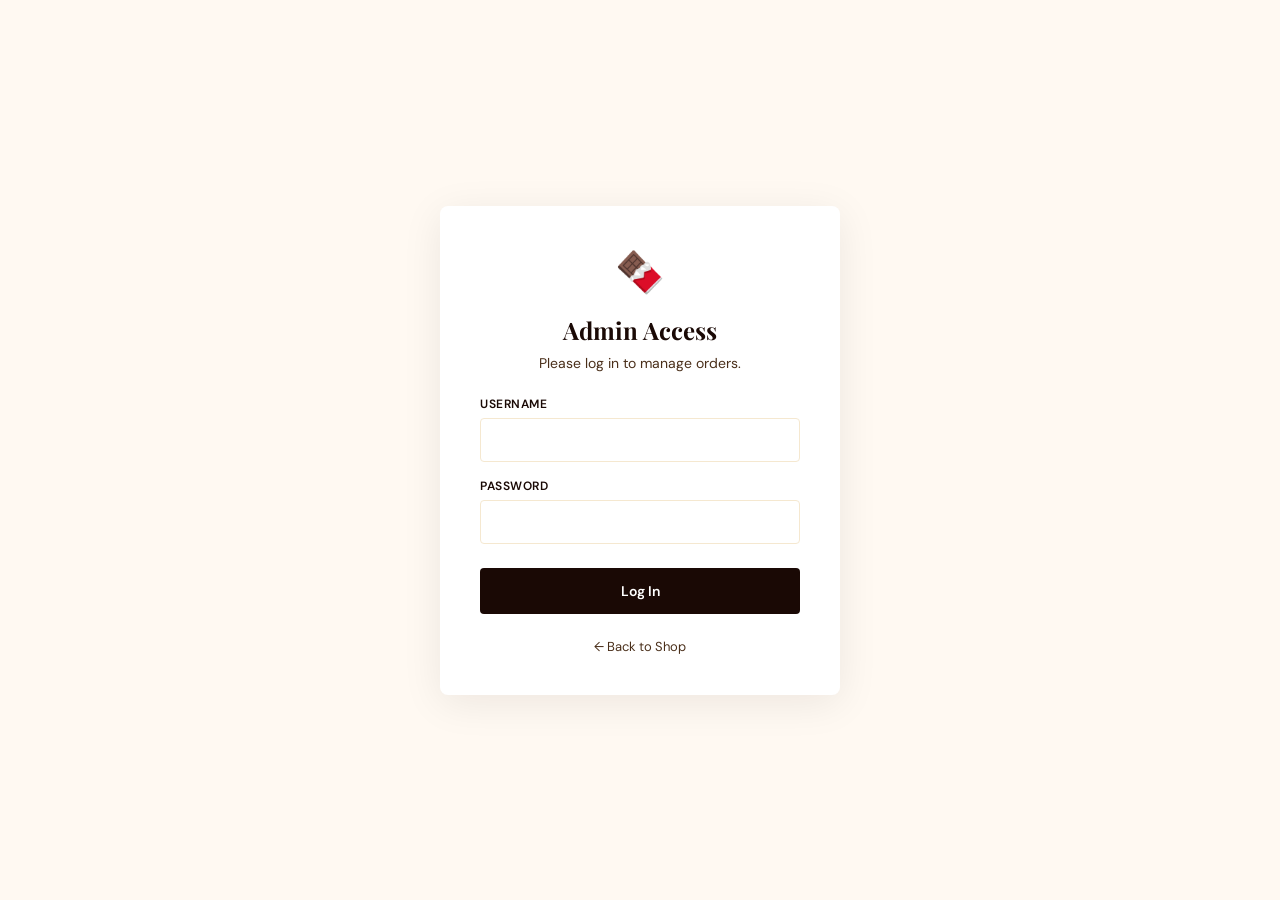
<file: public/admin-login.html>
<!DOCTYPE html>
<html lang="en">

<head>
    <meta charset="UTF-8">
    <meta name="viewport" content="width=device-width, initial-scale=1.0">
    <title>Admin Login — Brownie Bliss</title>
    <link rel="icon" type="image/png" href="assets/favicon.png">
    <link rel="stylesheet" href="style.css">
    <link
        href="https://fonts.googleapis.com/css2?family=Playfair+Display:wght@400;600;700&family=DM+Sans:wght@300;400;500;600&display=swap"
        rel="stylesheet">
    <script>
      if (sessionStorage.getItem('adminToken')) {
        window.location.replace('admin.html');
      }
    </script>
    <script>
  (function () {
    try {
      var t = localStorage.getItem('bb_theme') || 'light';
      if (t === 'dark') document.documentElement.classList.add('dark');
    } catch (_) {}
  })();
</script>
    <style>
        body {
            background: var(--cream);
            display: flex;
            align-items: center;
            justify-content: center;
            min-height: 100vh;
            margin: 0;
        }

        .login-box {
            background: var(--white);
            padding: 40px;
            border-radius: 8px;
            box-shadow: 0 8px 40px rgba(26, 9, 5, 0.08);
            width: 100%;
            max-width: 400px;
            text-align: center;
        }

        .login-box h2 {
            font-family: 'Playfair Display', serif;
            color: var(--brown-dark);
            margin-bottom: 8px;
        }

        .login-box p {
            color: var(--text-mid);
            font-size: 14px;
            margin-bottom: 24px;
        }

        .input-group {
            margin-bottom: 16px;
            text-align: left;
        }

        .input-group label {
            display: block;
            font-size: 12px;
            font-weight: 600;
            color: var(--brown-dark);
            margin-bottom: 6px;
            text-transform: uppercase;
            letter-spacing: 0.5px;
        }

        .input-group input {
            width: 100%;
            padding: 12px;
            border: 1px solid var(--cream-dark);
            border-radius: 4px;
            font-family: 'DM Sans', sans-serif;
            font-size: 14px;
            outline: none;
            transition: border-color 0.2s;
        }

        .input-group input:focus {
            border-color: var(--gold);
        }

        .login-btn {
            width: 100%;
            padding: 14px;
            background: var(--brown-dark);
            color: var(--white);
            border: none;
            border-radius: 4px;
            font-family: 'DM Sans', sans-serif;
            font-size: 14px;
            font-weight: 600;
            cursor: pointer;
            transition: background 0.2s;
            margin-top: 8px;
        }

        .login-btn:hover {
            background: var(--gold);
            color: var(--brown-dark);
        }

        .error-msg {
            color: var(--brand-red);
            font-size: 13px;
            margin-top: 12px;
            display: none;
        }
    </style>
</head>

<body>

    <div class="login-box">
        <div style="font-size: 40px; margin-bottom: 16px;">🍫</div>
        <h2>Admin Access</h2>
        <p>Please log in to manage orders.</p>

        <form id="loginForm">
            <div class="input-group">
                <label>Username</label>
                <input type="text" id="username" required>
            </div>
            <div class="input-group">
                <label>Password</label>
                <input type="password" id="password" required>
            </div>
            <button type="submit" class="login-btn">Log In</button>
            <div class="error-msg" id="errorMsg">Invalid username or password</div>
        </form>

        <div style="margin-top: 24px; font-size: 13px;">
            <a href="index.html" style="color: var(--text-mid); text-decoration: none;">&larr; Back to Shop</a>
        </div>
    </div>

    <script>
        document.getElementById('loginForm').addEventListener('submit', async function (e) {
            e.preventDefault();
            const u = document.getElementById('username').value.trim();
            const p = document.getElementById('password').value;
            const errorMsg = document.getElementById('errorMsg');

            errorMsg.style.display = 'none';

            try {
                const res = await fetch('/api/admin/login', {
                    method: 'POST',
                    headers: { 'Content-Type': 'application/json' },
                    body: JSON.stringify({ username: u, password: p })
                });

                const data = await res.json();
                if (!res.ok || !data.success) {
                    errorMsg.textContent = data.message || 'Invalid username or password';
                    errorMsg.style.display = 'block';
                    return;
                }

                sessionStorage.setItem('adminToken', data.token);
                sessionStorage.setItem('adminLoggedIn', 'true');
                window.location.replace('admin.html');
            } catch (err) {
                errorMsg.textContent = 'Login failed. Please try again.';
                errorMsg.style.display = 'block';
            }
        });
    </script>
</body>

</html>
</file>
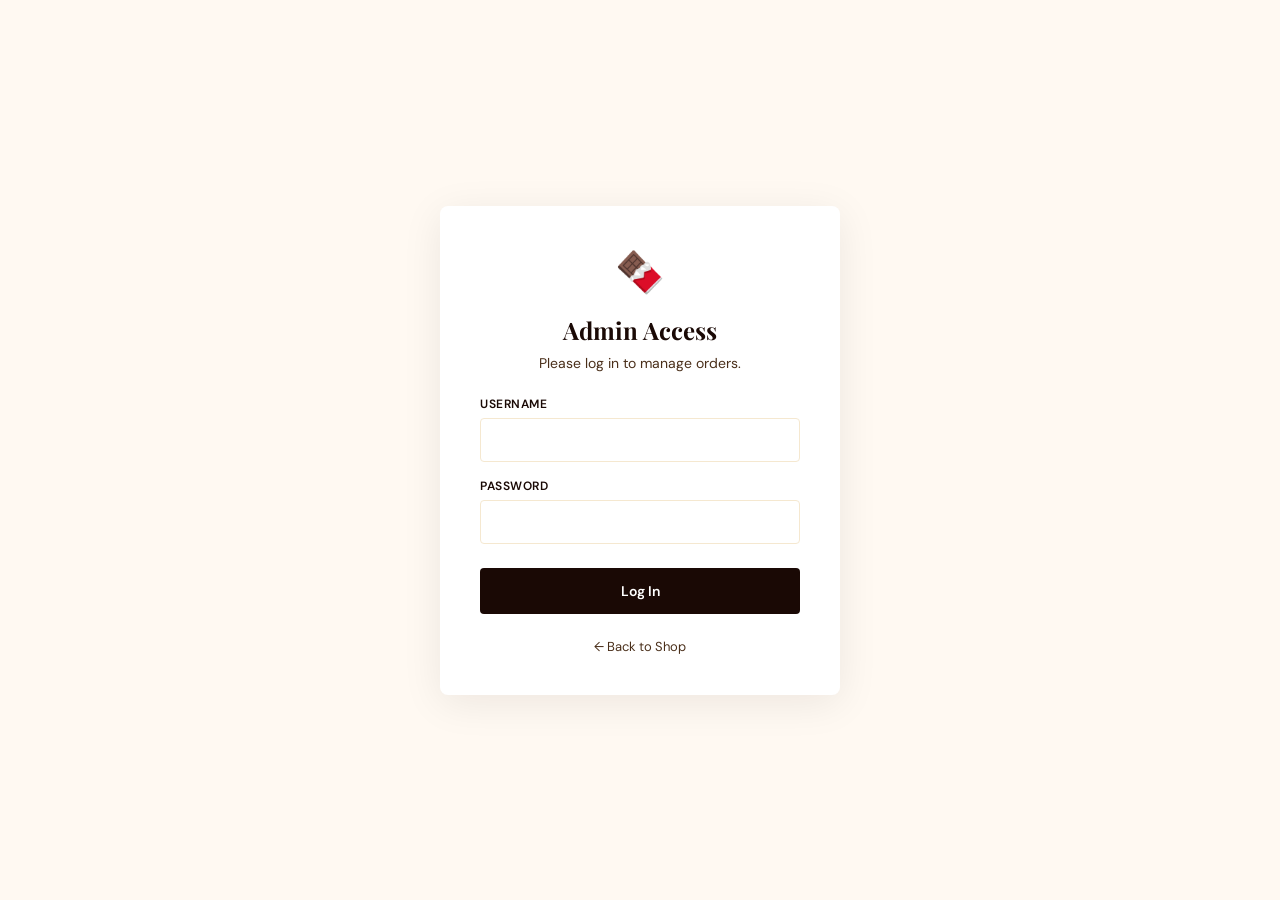
<file: public/admin.html>
<!DOCTYPE html>
<html lang="en">

<head>
  <meta charset="UTF-8">
  <meta name="viewport" content="width=device-width, initial-scale=1.0">
  <title>Admin Panel — Brownie Bliss</title>
  <link rel="stylesheet" href="style.css">
  <link
    href="https://fonts.googleapis.com/css2?family=Playfair+Display:wght@400;600;700&family=DM+Sans:wght@300;400;500;600&display=swap"
    rel="stylesheet">
  <script>
    if (sessionStorage.getItem('adminLoggedIn') !== 'true' || !sessionStorage.getItem('adminToken')) {
      window.location.href = 'admin-login.html';
    }
    function logoutAdmin() {
      sessionStorage.removeItem('adminLoggedIn');
      sessionStorage.removeItem('adminToken');
      window.location.href = 'admin-login.html';
    }
  </script>
  <script>
  (function () {
    try {
      var t = localStorage.getItem('bb_theme') || 'light';
      if (t === 'dark') document.documentElement.classList.add('dark');
    } catch (_) {}
  })();
</script>
</head>

<body class="admin-page">

  <!-- ADMIN NAV -->
  <nav class="admin-nav" style="display:flex;justify-content:space-between;align-items:center;">
    <div style="display:flex;align-items:center;gap:12px">
      <span style="font-size:24px">🍫</span>
      <div>
        <div class="brand-name" style="font-family:'Playfair Display',serif;display:flex;align-items:center;gap:8px;">
          Brownie Bliss
          <span class="admin-badge" style="margin:0;padding:2px 8px;font-size:10px;">ADMIN</span>
        </div>
        <div style="font-size:11px;opacity:0.6;letter-spacing:1px">Admin Panel</div>
      </div>
    </div>
    <div style="display:flex;align-items:center;gap:16px">
      <button onclick="toggleSidebar()"
        style="background:none;border:none;color:white;font-size:24px;cursor:pointer;line-height:1;">
        ☰
      </button>
    </div>
  </nav>

  <!-- SIDEBAR MENU -->
  <div class="sidebar-overlay" id="sidebarOverlay" onclick="toggleSidebar()"></div>
  <aside class="admin-sidebar" id="adminSidebar">
    <div class="sidebar-header">
      <div style="display:flex;align-items:center;gap:12px">
        <span style="font-size:24px">🍫</span>
        <div class="brand-name" style="font-family:'Playfair Display',serif;color:white;font-size:20px;">Menu</div>
      </div>
      <button onclick="toggleSidebar()"
        style="background:none;border:none;color:white;font-size:20px;cursor:pointer;">✕</button>
    </div>
    <div class="sidebar-links">
      <a href="index.html" class="sidebar-nav-btn" style="text-decoration:none;">← View Shop</a>
      <button onclick="switchTab('orders')" id="tabOrders" class="sidebar-nav-btn active">Orders</button>
      <button onclick="switchTab('products')" id="tabProducts" class="sidebar-nav-btn">Products & Pricing</button>
      <button onclick="refreshOrders()" class="sidebar-nav-btn">⟳ Refresh Data</button>
    </div>
    <div class="sidebar-footer">
      <button onclick="logoutAdmin()" class="sidebar-nav-btn" style="color:#e53e3e;">Logout</button>
    </div>
  </aside>

  <div class="admin-body">

    <!-- STATS -->
    <div id="ordersSection">
      <div class="stats-grid" id="statsGrid">
        <div class="stat-card">
          <div class="stat-label">Total Orders <span class="stat-icon">📋</span></div>
          <div class="stat-value" id="statTotal">—</div>
        </div>
        <div class="stat-card">
          <div class="stat-label">Pending Orders <span class="stat-icon">⏳</span></div>
          <div class="stat-value" id="statPending">—</div>
        </div>
        <div class="stat-card">
          <div class="stat-label">Confirmed / Paid <span class="stat-icon">✅</span></div>
          <div class="stat-value" id="statPaid">—</div>
        </div>
        <div class="stat-card">
          <div class="stat-label">Total Revenue <span class="stat-icon">💰</span></div>
          <div class="stat-value" id="statRevenue">—</div>
        </div>
      </div>

      <!-- ORDERS TABLE -->
      <div class="orders-panel">
        <div class="panel-head">
          <div class="panel-title-group">
            <h2>All Orders</h2>
            <button onclick="exportCSV()" class="btn-confirm btn-export">Export CSV</button>
          </div>
          <div class="orders-filter">
            <button class="of-btn active" onclick="filterOrders('all',this)">All</button>
            <button class="of-btn" onclick="filterOrders('pending',this)">⏳ Pending</button>
            <button class="of-btn" onclick="filterOrders('payment_confirmed',this)">✅ Payment Confirmed</button>
            <button class="of-btn" onclick="filterOrders('preparing',this)">👨‍🍳 Baking / Preparing</button>
            <button class="of-btn" onclick="filterOrders('out_for_delivery',this)">🚚 Out for Delivery</button>
            <button class="of-btn" onclick="filterOrders('completed',this)">Completed</button>
            <button class="of-btn" onclick="filterOrders('cancelled',this)">❌ Cancelled</button>
          </div>
        </div>
        <div class="table-container" style="overflow-x:auto">
          <table class="orders-table">
            <thead>
              <tr>
                <th>Order ID</th>
                <th>Customer</th>
                <th>Items</th>
                <th>Total</th>
                <th>Payment</th>
                <th>Order Status</th>
                <th>Date & Time</th>
                <th>Actions</th>
              </tr>
            </thead>
            <tbody id="ordersTableBody">
              <tr>
                <td colspan="8" style="text-align:center;padding:40px;color:#aaa;">Loading orders...</td>
              </tr>
            </tbody>
          </table>
        </div>
      </div>
    </div>

    <!-- PRODUCTS TABLE -->
    <div class="orders-panel" id="productsSection" style="display:none;">
      <div class="panel-head" style="display:flex;justify-content:space-between;align-items:center;">
        <h2>Products & Pricing</h2>
        <button onclick="openAddProductModal()" class="btn-confirm"
          style="padding:10px 20px; font-size:14px; border-radius:30px; background:var(--gold); color:var(--brown-dark);">+
          Add New Product</button>
      </div>
      <div style="overflow-x:auto">
        <table class="orders-table">
          <thead>
            <tr>
              <th>Image</th>
              <th>Name</th>
              <th>Category</th>
              <th>Price (₹)</th>
              <th>Actions</th>
            </tr>
          </thead>
          <tbody id="productsTableBody">
            <tr>
              <td colspan="5" style="text-align:center;padding:40px;color:#aaa;">Loading products...</td>
            </tr>
          </tbody>
        </table>
      </div>
    </div>

  </div>

  <!-- ORDER DETAIL MODAL -->
  <div class="detail-modal-overlay" id="detailOverlay">
    <div class="detail-modal">
      <div class="detail-modal-head">
        <div>
          <h3 id="detailOrderId">Order Details</h3>
          <div id="detailDate" style="font-size:12px;color:#888;margin-top:4px"></div>
        </div>
        <button onclick="closeDetail()"
          style="background:none;border:none;font-size:20px;cursor:pointer;color:#888">✕</button>
      </div>
      <div class="detail-modal-body" id="detailBody"></div>
      <div class="detail-modal-foot" id="detailFoot"></div>
    </div>
  </div>

  <!-- RECEIPT MODAL -->
  <div class="detail-modal-overlay" id="receiptOverlay">
    <div class="detail-modal">
      <div class="detail-modal-head">
        <h3>🧾 Order Receipt</h3>
        <div style="display:flex;gap:8px;align-items:center">
          <button onclick="printReceipt()"
            style="background:var(--brown);color:white;border:none;padding:7px 16px;border-radius:6px;font-size:13px;cursor:pointer;font-weight:600">🖨️
            Print</button>
          <button onclick="closeReceipt()"
            style="background:none;border:none;font-size:20px;cursor:pointer;color:#888">✕</button>
        </div>
      </div>
      <div class="detail-modal-body" id="receiptBody"></div>
    </div>
  </div>

  <!-- ADD PRODUCT MODAL -->
  <div class="detail-modal-overlay" id="addProductOverlay">
    <div class="detail-modal">
      <div class="detail-modal-head">
        <h3>➕ Add New Product</h3>
        <button onclick="closeAddProductModal()"
          style="background:none;border:none;font-size:24px;cursor:pointer;color:#888">✕</button>
      </div>
      <div class="detail-modal-body" style="padding:24px;">
        <div style="display:grid;gap:16px;">
          <div>
            <label
              style="display:block;font-size:12px;color:#888;margin-bottom:6px;text-transform:uppercase;letter-spacing:1px;">Product
              Type</label>
            <select id="newProdType"
              style="width:100%;padding:10px;border:1px solid #ddd;border-radius:6px;font-family:'DM Sans';">
              <option value="standard">Standard (Brownies, Cakes, etc.)</option>
              <option value="birthday">Birthday Cake Base</option>
            </select>
          </div>
          <div>
            <label
              style="display:block;font-size:12px;color:#888;margin-bottom:6px;text-transform:uppercase;letter-spacing:1px;">Product
              Name</label>
            <input type="text" id="newProdName" placeholder="e.g. Mint Choco Brownie"
              style="width:100%;padding:10px;border:1px solid #ddd;border-radius:6px;font-family:'DM Sans';">
          </div>
          <div id="categoryGroup">
            <label
              style="display:block;font-size:12px;color:#888;margin-bottom:6px;text-transform:uppercase;letter-spacing:1px;">Category</label>
            <select id="newProdCategory"
              style="width:100%;padding:10px;border:1px solid #ddd;border-radius:6px;font-family:'DM Sans';">
              <option value="cakes">Cakes</option>
              <option value="brownies" selected>Brownies</option>
              <option value="cookies">Cookies</option>
              <option value="desserts">Desserts</option>
            </select>
          </div>
          <div style="display:grid;grid-template-columns:1fr 1fr;gap:16px;">
            <div>
              <label
                style="display:block;font-size:12px;color:#888;margin-bottom:6px;text-transform:uppercase;letter-spacing:1px;">Price
                (₹)</label>
              <input type="number" id="newProdPrice" placeholder="0"
                style="width:100%;padding:10px;border:1px solid #ddd;border-radius:6px;font-family:'DM Sans';">
            </div>
            <div>
              <label
                style="display:block;font-size:12px;color:#888;margin-bottom:6px;text-transform:uppercase;letter-spacing:1px;">Emoji</label>
              <input type="text" id="newProdEmoji" placeholder="🍫"
                style="width:100%;padding:10px;border:1px solid #ddd;border-radius:6px;font-family:'DM Sans';">
            </div>
          </div>
          <div>
            <label
              style="display:block;font-size:12px;color:#888;margin-bottom:6px;text-transform:uppercase;letter-spacing:1px;">Image
              URL</label>
            <input type="text" id="newProdImg" placeholder="https://..."
              style="width:100%;padding:10px;border:1px solid #ddd;border-radius:6px;font-family:'DM Sans';">
          </div>
          <button onclick="submitNewProduct()" class="btn-confirm"
            style="margin-top:10px;padding:14px;font-size:14px;border-radius:6px;">Add Product to Menu</button>
        </div>
      </div>
    </div>
  </div>

  <!-- TOAST -->
  <div class="toast" id="toast"></div>

  <script>
    const API = '/api'; // Using relative path for better compatibility
    const adminToken = sessionStorage.getItem('adminToken');
    if (!adminToken) {
      window.location.href = 'admin-login.html';
    }

    function clearAdminSession() {
      sessionStorage.removeItem('adminLoggedIn');
      sessionStorage.removeItem('adminToken');
    }

    async function authFetch(url, options = {}) {
      const headers = { ...(options.headers || {}) };

      if (!headers.Authorization) {
        headers.Authorization = `Bearer ${adminToken}`;
      }

      const res = await fetch(url, { ...options, headers });

      if (res.status === 401 || res.status === 403) {
        clearAdminSession();
        window.location.replace('admin-login.html');
        throw new Error('Session expired. Redirecting to login.');
      }

      return res;
    }
    let allOrders = [];
    let currentFilter = 'all';
    let allProducts = [];

    const statusLabels = {
      pending: '⏳ Pending',
      payment_confirmed: '✅ Payment Confirmed',
      preparing: '👨‍🍳 Baking / Preparing',
      out_for_delivery: '🚚 Out for Delivery',
      completed: 'Completed',
      cancelled: '❌ Cancelled',
      confirmed: '✅ Payment Confirmed',
      delivered: 'Completed'
    };

    function getStatusLabel(status) {
      return statusLabels[status] || status;
    }

    // ─── SIDEBAR & TAB SWITCHING ───────────────────────────────────────────────────
    function toggleSidebar() {
      document.getElementById('adminSidebar').classList.toggle('open');
      document.getElementById('sidebarOverlay').classList.toggle('open');
    }

    function switchTab(tab) {
      if (tab === 'orders') {
        document.getElementById('ordersSection').style.display = 'block';
        document.getElementById('productsSection').style.display = 'none';
        document.getElementById('tabOrders').classList.add('active');
        document.getElementById('tabProducts').classList.remove('active');
        loadOrders();
        loadStats();
      } else {
        document.getElementById('ordersSection').style.display = 'none';
        document.getElementById('productsSection').style.display = 'block';
        document.getElementById('tabProducts').classList.add('active');
        document.getElementById('tabOrders').classList.remove('active');
        loadProducts();
      }

      // Close sidebar after switching tabs on mobile/desktop
      document.getElementById('adminSidebar').classList.remove('open');
      document.getElementById('sidebarOverlay').classList.remove('open');
    }

    // ─── LOAD STATS ────────────────────────────────────────────────────────────────
    async function loadStats() {
      try {
        const res = await authFetch(`${API}/stats`);
        const data = await res.json();
        if (data.success) {
          const s = data.stats;
          document.getElementById('statTotal').textContent = s.total_orders || 0;
          document.getElementById('statPending').textContent = s.pending_orders || 0;
          document.getElementById('statPaid').textContent = s.paid_orders || 0;
          document.getElementById('statRevenue').textContent = `₹${(s.total_revenue || 0).toLocaleString('en-IN')}`;
        }
      } catch (e) { console.error(e); }
    }

    // ─── LOAD ORDERS ───────────────────────────────────────────────────────────────
    async function loadOrders() {
      try {
        const res = await authFetch(`${API}/orders`);
        const data = await res.json();
        if (data.success) {
          allOrders = data.orders;
          renderOrders(currentFilter);
        }
      } catch (e) {
        document.getElementById('ordersTableBody').innerHTML =
          '<tr><td colspan="8" style="text-align:center;padding:40px;color:#e53e3e">⚠️ Cannot connect to server. Make sure the backend is running.</td></tr>';
      }
    }

    function refreshOrders() {
      loadStats();
      loadOrders();
      showToast('Refreshed!');
    }

    function filterOrders(filter, el) {
      currentFilter = filter;
      document.querySelectorAll('.of-btn').forEach(b => b.classList.remove('active'));
      el.classList.add('active');
      renderOrders(filter);
    }

    function renderOrders(filter) {
      let orders = allOrders;
      if (filter !== 'all') {
        orders = allOrders.filter(o => o.status === filter || o.payment_status === filter);
      }

      const tbody = document.getElementById('ordersTableBody');
      if (orders.length === 0) {
        tbody.innerHTML = `<tr><td colspan="8" style="text-align:center;padding:40px;color:#aaa">No orders found</td></tr>`;
        return;
      }

      tbody.innerHTML = orders.map(o => {
        const items = Array.isArray(o.items) ? o.items : JSON.parse(o.items || '[]');
        const itemsSummary = items.map(i => `${i.emoji || '🍫'}${i.name} ×${i.qty}`).join(', ');
        const dt = new Date(o.created_at);
        const dateStr = dt.toLocaleDateString('en-IN', { day: '2-digit', month: 'short', year: 'numeric' });
        const timeStr = dt.toLocaleTimeString('en-IN', { hour: '2-digit', minute: '2-digit' });

        return `<tr>
      <td><div class="order-id">${o.order_id}</div></td>
      <td>
        <div class="customer-name">${o.customer_name}</div>
        <div class="customer-phone">📱 +91 ${o.phone}</div>
      </td>
      <td style="font-size:12px;max-width:200px;white-space:nowrap;overflow:hidden;text-overflow:ellipsis">${itemsSummary}</td>
      <td style="font-weight:700;color:var(--brown-light)">₹${o.total.toLocaleString('en-IN')}</td>
      <td><span class="status-pill ${o.payment_status === 'paid' ? 'pay-paid' : 'pay-unpaid'}">${o.payment_status === 'paid' ? '✅ Paid' : '⏳ Unpaid'}</span></td>
      <td>
        <select class="status-select" onchange="updateStatus('${o.order_id}',this.value)" 
          style="font-size:12px;padding:4px 8px;border:1px solid #ddd;border-radius:6px;cursor:pointer">
          <option value="pending" ${o.status === 'pending' ? 'selected' : ''}>⏳ Pending</option>
          <option value="payment_confirmed" ${o.status === 'payment_confirmed' || o.status === 'confirmed' ? 'selected' : ''}>✅ Payment Confirmed</option>
          <option value="preparing" ${o.status === 'preparing' ? 'selected' : ''}>👨‍🍳 Baking / Preparing</option>
          <option value="out_for_delivery" ${o.status === 'out_for_delivery' ? 'selected' : ''}>🚚 Out for Delivery</option>
          <option value="completed" ${o.status === 'completed' || o.status === 'delivered' ? 'selected' : ''}>Completed</option>
          <option value="cancelled" ${o.status === 'cancelled' ? 'selected' : ''}>❌ Cancelled</option>
        </select>
      </td>
      <td style="font-size:12px;color:#888">${dateStr}<br>${timeStr}</td>
      <td>
        <div class="action-row">
          ${o.payment_status !== 'paid' && o.status !== 'cancelled' ? `<button class="btn-confirm" onclick="confirmPayment('${o.order_id}')">✅ Confirm Payment</button>` : o.payment_status === 'paid' ? `<button class="btn-view" onclick="viewReceipt('${o.order_id}')">🧾 Receipt</button>` : ''}
          <button class="btn-view" onclick="viewOrder('${o.order_id}')">👁 View</button>
          ${o.status !== 'cancelled' && o.status !== 'completed' && o.status !== 'delivered' ? `<button class="btn-view" onclick="cancelOrder('${o.order_id}')" style="background:#dc3545;color:white;border:none">❌ Cancel</button>` : ''}
        </div>
      </td>
    </tr>`;
      }).join('');
    }

    // ─── CONFIRM PAYMENT ───────────────────────────────────────────────────────────
    async function confirmPayment(orderId) {
      if (!confirm(`Confirm payment received for order ${orderId}?`)) return;

      try {
        const res = await authFetch(`${API}/orders/${orderId}/confirm-payment`, {
          method: 'PATCH',
          headers: { 'Content-Type': 'application/json' },
          body: JSON.stringify({ notes: 'Payment confirmed via WhatsApp' })
        });
        const data = await res.json();
        if (data.success) {
          showToast('✅ Payment confirmed!');
          loadStats();
          loadOrders();
          // Ask to view receipt
          setTimeout(() => {
            if (confirm('Payment confirmed! 🎉\nGenerate receipt for customer?')) {
              viewReceipt(orderId);
            }
          }, 500);
        }
      } catch (e) {
        showToast('Error confirming payment');
      }
    }

    // ─── UPDATE STATUS ─────────────────────────────────────────────────────────────
    async function updateStatus(orderId, status) {
      try {
        await authFetch(`${API}/orders/${orderId}/status`, {
          method: 'PATCH',
          headers: { 'Content-Type': 'application/json' },
          body: JSON.stringify({ status })
        });
        showToast(`Status updated to "${getStatusLabel(status)}"`);
        loadOrders();
      } catch (e) {
        showToast('Error updating status');
      }
    }

    // ─── CANCEL ORDER ─────────────────────────────────────────────────────────────
    async function cancelOrder(orderId) {
      if (!confirm(`Are you sure you want to cancel order ${orderId}?`)) return;
      try {
        const res = await authFetch(`${API}/orders/${orderId}/status`, {
          method: 'PATCH',
          headers: { 'Content-Type': 'application/json' },
          body: JSON.stringify({ status: 'cancelled' })
        });
        const data = await res.json();
        if (data.success) {
          showToast('❌ Order cancelled');
          loadOrders();
        }
      } catch (e) {
        showToast('Error cancelling order');
      }
    }

    // ─── VIEW ORDER DETAIL ─────────────────────────────────────────────────────────
    function viewOrder(orderId) {
      const order = allOrders.find(o => o.order_id === orderId);
      if (!order) return;

      const items = Array.isArray(order.items) ? order.items : JSON.parse(order.items || '[]');
      const dt = new Date(order.created_at);

      document.getElementById('detailOrderId').textContent = `Order: ${order.order_id}`;
      document.getElementById('detailDate').textContent = dt.toLocaleString('en-IN', { dateStyle: 'full', timeStyle: 'short' });

      document.getElementById('detailBody').innerHTML = `
    <div class="info-grid">
      <div class="info-item"><label>Customer Name</label><span>${order.customer_name}</span></div>
      <div class="info-item"><label>Phone</label><span>+91 ${order.phone}</span></div>
      <div class="info-item" style="grid-column:span 2"><label>Delivery Address</label><span>${order.address}, ${order.city} - ${order.pincode}</span></div>
      <div class="info-item"><label>Payment</label><span class="status-pill ${order.payment_status === 'paid' ? 'pay-paid' : 'pay-unpaid'}" style="font-size:12px">${order.payment_status === 'paid' ? '✅ Paid' : '⏳ Unpaid'}</span></div>
      <div class="info-item"><label>Order Status</label><span>${getStatusLabel(order.status)}</span></div>
      ${order.confirmed_at ? `<div class="info-item" style="grid-column:span 2"><label>Confirmed At</label><span>${new Date(order.confirmed_at).toLocaleString('en-IN')}</span></div>` : ''}
    </div>
    <div class="items-list">
      <h4>Items Ordered</h4>
      ${items.map(i => `<div class="item-row"><span>${i.emoji || '🍫'} ${i.name} × ${i.qty}</span><span>₹${i.price * i.qty}</span></div>`).join('')}
      <div class="items-total"><span>Total</span><span>₹${order.total.toLocaleString('en-IN')}</span></div>
    </div>
  `;

      document.getElementById('detailFoot').innerHTML = order.payment_status !== 'paid'
        ? `<button class="btn-confirm" style="width:100%;padding:12px;font-size:14px" onclick="confirmPayment('${order.order_id}');closeDetail()">✅ Confirm Payment Received</button>`
        : `<button class="btn-view" style="width:100%;padding:12px;font-size:14px" onclick="closeDetail();viewReceipt('${order.order_id}')">🧾 Generate Receipt</button>`;

      document.getElementById('detailOverlay').classList.add('open');
    }

    function closeDetail() { document.getElementById('detailOverlay').classList.remove('open'); }

    // ─── RECEIPT ───────────────────────────────────────────────────────────────────
    function viewReceipt(orderId) {
      const order = allOrders.find(o => o.order_id === orderId);
      if (!order) return;

      const items = Array.isArray(order.items) ? order.items : JSON.parse(order.items || '[]');
      const orderDate = new Date(order.created_at).toLocaleDateString('en-IN', { day: '2-digit', month: 'long', year: 'numeric' });
      const confirmedDate = order.confirmed_at ? new Date(order.confirmed_at).toLocaleString('en-IN', { dateStyle: 'medium', timeStyle: 'short' }) : '—';
      const isPaid = order.payment_status === 'paid';

      document.getElementById('receiptBody').innerHTML = `
    <div class="receipt-container">
      <div class="receipt-head">
        <div style="font-size:36px;margin-bottom:8px">🍫</div>
        <h2>Brownie Bliss</h2>
        <p>Premium Bakery Receipt</p>
      </div>
      <div class="receipt-body">
        <div class="receipt-row"><span>Receipt No.</span><strong>${order.order_id}</strong></div>
        <div class="receipt-row"><span>Date</span><strong>${orderDate}</strong></div>
        <hr class="receipt-divider">
        <div class="receipt-row"><span>Customer</span><strong>${order.customer_name}</strong></div>
        <div class="receipt-row"><span>Phone</span><strong>+91 ${order.phone}</strong></div>
        <div class="receipt-row"><span>Delivery Address</span><strong>${order.address}, ${order.city} - ${order.pincode}</strong></div>
        <div class="receipt-row"><span>Order Status</span><strong>${getStatusLabel(order.status)}</strong></div>
        <hr class="receipt-divider">
        ${items.map(i => `
          <div class="receipt-row">
            <span>${i.emoji || '🍫'} ${i.name} × ${i.qty}</span>
            <strong>₹${(i.price * i.qty).toLocaleString('en-IN')}</strong>
          </div>
        `).join('')}
        <div class="receipt-row total"><span>TOTAL AMOUNT</span><strong>₹${order.total.toLocaleString('en-IN')}</strong></div>
        <hr class="receipt-divider">
        <div class="receipt-row"><span>Payment Status</span><strong style="color:${isPaid ? '#198754' : '#b7791f'}">${isPaid ? '✅ PAID' : '⏳ UNPAID'}</strong></div>
        <div class="receipt-row"><span>Payment Confirmed</span><strong>${confirmedDate}</strong></div>
        ${isPaid ? `<div style="text-align:center;margin-top:16px">
          <div class="receipt-stamp">PAID</div>
        </div>` : ''}
      </div>
      <div class="receipt-foot">
        Thank you for choosing Brownie Bliss! 🍫<br>
        We hope you enjoy every bite. See you again!<br>
        <span style="opacity:0.5;font-size:11px">contact@browniebliss.in · +91 98765 43210</span>
      </div>
    </div>
  `;

      document.getElementById('receiptOverlay').classList.add('open');
    }

    function closeReceipt() { document.getElementById('receiptOverlay').classList.remove('open'); }

    function printReceipt() {
      const content = document.getElementById('receiptBody').innerHTML;
      const win = window.open('', '_blank', 'width=560,height=800');
      win.document.write(`
    <!DOCTYPE html>
    <html>
    <head>
      <title>Receipt — Brownie Bliss</title>
      <link href="https://fonts.googleapis.com/css2?family=Playfair+Display:wght@400;700&family=DM+Sans:wght@400;600&display=swap" rel="stylesheet">
      <link rel="stylesheet" href="style.css">
      <style>
        body{background:white;padding:20px}
        .print-action{display:block;margin:16px auto;padding:10px 24px;background:#3b1a08;color:white;border:none;border-radius:6px;cursor:pointer;font-size:14px;font-weight:600}
        @media print{.no-print,.print-action{display:none!important}body{padding:0}.receipt-container{box-shadow:none!important}}
      </style>
    </head>
    <body>${content}<br><button class="print-action" onclick="window.print()">🖨️ Print Receipt</button></body>
    </html>
  `);
      win.document.close();
    }

    //export csv for orders
    async function exportCSV() {
      try {
        const res = await authFetch(`${API}/orders`);
        const data = await res.json();
        if (data.success) {
          // Just extracting the array of data
          const ordersDataArray = data.orders.map(o => ({
            orderId: o.order_id,
            date: o.created_at,
            price: o.total,
            customer: o.customer_name,
            phone: o.phone,
            items: o.items,
            status: o.status,
            payment_status: o.payment_status
          }));
          let csv = `Order ID,Date,Price,Customer,Phone,Items,Status,Payment Status\n`;
          ordersDataArray.forEach((order) => {
            const itemsList = typeof order.items === 'string' ? JSON.parse(order.items) : order.items;
            const itemsStr = `"${itemsList.map(i => `${i.name} x${i.qty}`).join(', ')}"`;
            csv += `${order.orderId},${order.date},${order.price},${order.customer},${order.phone},${itemsStr},${order.status},${order.payment_status}\n`;
          });

          //create blob
          const blob = new Blob([csv], { type: "text/csv" });
          //create download link
          const url = window.URL.createObjectURL(blob);
          const a = document.createElement("a");
          a.href = url;
          a.download = "orders.csv";

          document.body.appendChild(a);
          a.click();
          document.body.removeChild(a);
          window.URL.revokeObjectURL(url);
          return ordersDataArray;
        }
      } catch (e) {
        console.error('Error fetching orders for export', e);
      }
    }


    // ─── PRODUCTS ──────────────────────────────────────────────────────────────────
    async function loadProducts() {
      try {
        const res = await authFetch(`${API}/products`);
        const data = await res.json();
        if (data.success) {
          allProducts = data.products;
          renderProducts();
        }
      } catch (e) {
        document.getElementById('productsTableBody').innerHTML =
          '<tr><td colspan="5" style="text-align:center;padding:40px;color:#e53e3e">⚠️ Cannot load products.</td></tr>';
      }
    }

    function renderProducts() {
      const tbody = document.getElementById('productsTableBody');
      if (allProducts.length === 0) {
        tbody.innerHTML = `<tr><td colspan="5" style="text-align:center;padding:40px;color:#aaa">No products found</td></tr>`;
        return;
      }

      tbody.innerHTML = allProducts.map(p => `
        <tr>
          <td>
            <div>
              <img src="${p.img}" alt="${p.name}" style="width:50px;height:50px;object-fit:cover;border-radius:4px;">
            </div>
          </td>
          <td style="font-weight:600;color:var(--brown-dark)">
            <div id="name_view_${p._id}">
              ${p.emoji || ''} ${p.name}
              <button onclick="toggleEditProduct('${p._id}')" class="btn-outline" style="padding:2px 6px;font-size:10px;margin-left:8px;border:1px solid #ddd;">✎</button>
            </div>
            <div id="name_edit_${p._id}" style="display:none;">
              <input type="text" id="input_name_${p._id}" value="${p.name}" style="width:140px;padding:6px;border:1px solid #ddd;border-radius:4px;font-family:'DM Sans';font-size:12px;">
            </div>
          </td>
          <td style="text-transform:uppercase;font-size:12px;letter-spacing:1px;color:#888;">${p.type === 'birthday' ? 'Birthday Cake' : p.category}</td>
          <td>
            <div style="display:flex;align-items:center;gap:4px;">
              <span style="color:#888;font-size:14px;">₹</span>
              <input type="number" id="price_${p._id}" value="${p.price}" style="width:80px;padding:6px;border:1px solid #ddd;border-radius:4px;font-family:'DM Sans';font-weight:600;">
            </div>
          </td>
          <td>
            <div style="display:flex;align-items:center;gap:8px;">
              <button onclick="saveProduct('${p._id}')" class="btn-confirm" style="padding:6px 14px;font-size:12px;">Save</button>
              <button onclick="deleteProduct('${p._id}')" style="background:#dc3545;color:white;padding:6px 14px;border:none;border-radius:6px;cursor:pointer;font-family:'DM Sans';font-size:12px;font-weight:600;" title="Delete Product">🗑️</button>
            </div>
          </td>
        </tr>
      `).join('');
    }

    function toggleEditProduct(id) {
      const nameView = document.getElementById(`name_view_${id}`);
      const nameEdit = document.getElementById(`name_edit_${id}`);

      const isEditing = nameEdit.style.display === 'block';

      if (isEditing) {
        nameView.style.display = 'block';
        nameEdit.style.display = 'none';
      } else {
        nameView.style.display = 'none';
        nameEdit.style.display = 'block';
      }
    }

    async function saveProduct(id) {
      const priceInput = document.getElementById(`price_${id}`);
      const newPrice = Number(priceInput.value);

      const payload = { price: newPrice };

      // Optional fields if they are being displayed/edited
      const nameInput = document.getElementById(`input_name_${id}`);
      if (nameInput) payload.name = nameInput.value;

      if (isNaN(newPrice) || newPrice < 0) {
        showToast('Invalid price');
        return;
      }

      try {
        const res = await authFetch(`${API}/products/${id}`, {
          method: 'PATCH',
          headers: { 'Content-Type': 'application/json' },
          body: JSON.stringify(payload)
        });
        const data = await res.json();
        if (data.success) {
          showToast('✅ Price updated!');
          loadProducts(); // Refresh the list
        } else {
          showToast('Failed to update price');
        }
      } catch (e) {
        showToast('Error updating details');
      }
    }

    async function deleteProduct(id) {
      if (!id) return showToast('Invalid Product ID');
      if (!confirm('Are you sure you want to permanently delete this product?')) return;

      try {
        console.log(`Frontend: Requesting delete for ${id}`);
        const res = await authFetch(`${API}/products/${id}`, {
          method: 'DELETE',
          headers: { 'Content-Type': 'application/json' }
        });
        const data = await res.json();
        if (data.success) {
          showToast('🗑️ Product deleted');
          loadProducts(); // refresh table
        } else {
          showToast('Failed: ' + (data.message || 'Unknown error'));
        }
      } catch (e) {
        console.error('Delete error:', e);
        showToast('Error deleting product. Check console.');
      }
    }

    // ─── ADD PRODUCT ─────────────────────────────────────────────────────────────
    function openAddProductModal() {
      document.getElementById('addProductOverlay').classList.add('open');
    }

    function closeAddProductModal() {
      document.getElementById('addProductOverlay').classList.remove('open');
    }

    async function submitNewProduct() {
      const type = document.getElementById('newProdType').value;
      const name = document.getElementById('newProdName').value;
      const category = document.getElementById('newProdCategory').value;
      const price = Number(document.getElementById('newProdPrice').value);
      const emoji = document.getElementById('newProdEmoji').value;
      const img = document.getElementById('newProdImg').value;

      if (!name || isNaN(price) || price < 0) {
        showToast('Please fill in required fields correctly');
        return;
      }

      try {
        const res = await authFetch(`${API}/products`, {
          method: 'POST',
          headers: { 'Content-Type': 'application/json' },
          body: JSON.stringify({ type, name, category: type === 'birthday' ? 'cakes' : category, price, emoji, img })
        });
        const data = await res.json();
        if (data.success) {
          showToast('✅ Product added successfully!');
          closeAddProductModal();
          // Reset form
          document.getElementById('newProdName').value = '';
          document.getElementById('newProdPrice').value = '';
          document.getElementById('newProdImg').value = '';
          loadProducts(); // refresh table
        } else {
          showToast('Failed to add product');
        }
      } catch (e) {
        showToast('Error adding product');
      }
    }

    // ─── TOAST ─────────────────────────────────────────────────────────────────────
    function showToast(msg) {
      const t = document.getElementById('toast');
      t.textContent = msg;
      t.classList.add('show');
      setTimeout(() => t.classList.remove('show'), 3000);
    }

    // ─── INIT ──────────────────────────────────────────────────────────────────────
    loadStats();
    loadOrders();

    // Auto refresh every 30 seconds
    setInterval(() => { loadStats(); loadOrders(); }, 30000);
  </script>
</body>

</html>
</file>
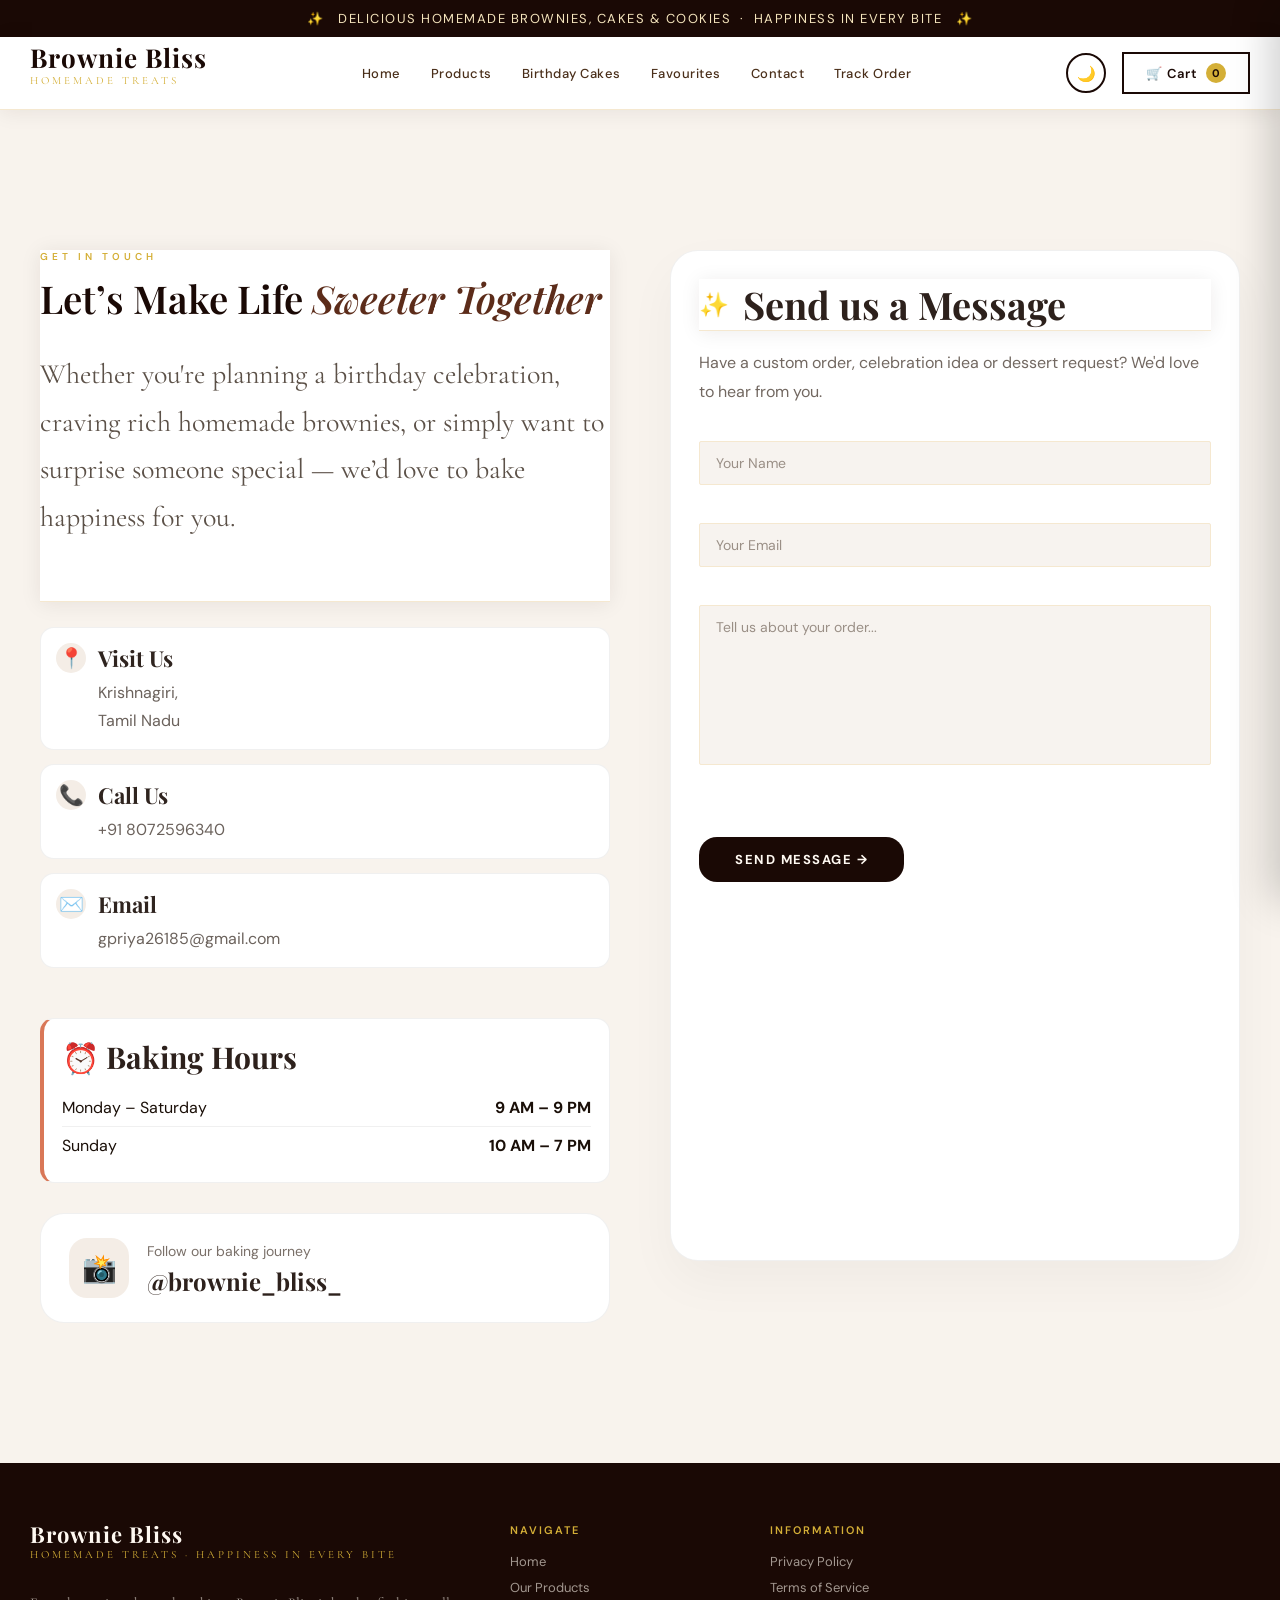
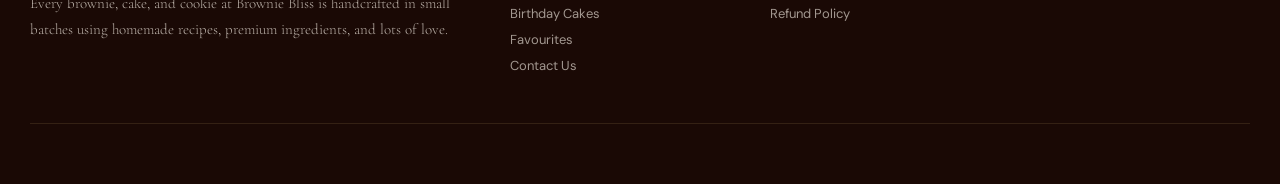
<file: public/contact.html>
<!doctype html>
<html lang="en">
  <head>
    <meta charset="UTF-8" />
    <meta name="viewport" content="width=device-width, initial-scale=1.0" />
    <title>Contact Us — Brownie Bliss Patisserie</title>
    <link rel="icon" type="image/png" href="assets/favicon.png" />

    <link
      href="https://fonts.googleapis.com/css2?family=Playfair+Display:ital,wght@0,400;0,600;0,700;1,400&family=Cormorant+Garamond:wght@300;400;500&family=DM+Sans:wght@300;400;500&display=swap"
      rel="stylesheet"
    />

    <link rel="stylesheet" href="style.css" />

    <!-- Theme init -->
    <script>
      (function () {
        try {
          var t = localStorage.getItem("bb_theme") || "light";
          if (t === "dark") document.documentElement.classList.add("dark");
        } catch (_) {}
      })();
    </script>
  </head>

  <body>
    <!-- ANNOUNCEMENT -->
    <div class="announcement">
      ✨ &nbsp; DELICIOUS HOMEMADE BROWNIES, CAKES & COOKIES &nbsp;·&nbsp;
      HAPPINESS IN EVERY BITE &nbsp; ✨
    </div>

    <!-- HEADER -->
    <header>
      <div class="header-inner">
        <button class="menu-toggle" onclick="toggleMenu()">☰</button>

        <a href="index.html" class="logo">
          <span class="logo-name">Brownie Bliss</span>
          <span class="logo-sub">Homemade Treats</span>
        </a>

        <nav>
          <a href="index.html#home">Home</a>
          <a href="index.html#products">Products</a>
          <a href="index.html#birthday">Birthday Cakes</a>
          <a href="favourites.html"
            >Favourites
            <span class="nav-count" data-favourites-count style="display: none"
              >0</span
            ></a
          >
          <a href="index.html#contact">Contact</a>
          <a href="track.html">Track Order</a>
        </nav>

        <div class="header-actions">
          <button
            id="themeToggleBtn"
            class="theme-toggle-btn"
            onclick="toggleTheme()"
          >
            <span id="themeIcon">🌙</span>
          </button>

          <button class="cart-btn" onclick="openCart()">
            🛒 Cart <span class="cart-count" id="cartBadge">0</span>
          </button>
        </div>
      </div>
    </header>

    <!-- MOBILE MENU -->
    <div class="mobile-menu" id="mobileMenu">
      <a href="index.html#home">Home</a>
      <a href="index.html#products">Products</a>
      <a href="index.html#birthday">Birthday Cakes</a>
      <a href="favourites.html">Favourites</a>
      <a href="index.html#contact">Contact</a>
      <a href="track.html">Track Order</a>
    </div>

    <!-- CONTACT SECTION -->
    <section class="contact-page">
      <div class="contact-bg"></div>

      <div class="contact-inner">
        <!-- LEFT SIDE -->
        <div class="contact-left">
          <!-- HEADER WRAP (fix spacing + hierarchy) -->
          <header class="contact-header">
            <span class="section-label">Get In Touch</span>

            <h2 class="section-title">
              Let’s Make Life <em>Sweeter Together</em>
            </h2>

            <p class="contact-desc">
              Whether you're planning a birthday celebration, craving rich
              homemade brownies, or simply want to surprise someone special —
              we’d love to bake happiness for you.
            </p>
          </header>

          <!-- CONTACT INFO -->
          <section class="contact-info-grid">
            <div class="contact-info-card">
              <div class="contact-icon">📍</div>
              <div>
                <h4>Visit Us</h4>
                <p>Krishnagiri,<br />Tamil Nadu</p>
              </div>
            </div>

            <div class="contact-info-card">
              <div class="contact-icon">📞</div>
              <div>
                <h4>Call Us</h4>
                <a href="tel:08072596340">+91 8072596340</a>
              </div>
            </div>

            <div class="contact-info-card">
              <div class="contact-icon">✉️</div>
              <div>
                <h4>Email</h4>
                <a href="mailto:gpriya26185@gmail.com">gpriya26185@gmail.com</a>
              </div>
            </div>
          </section>

          <!-- HOURS -->
          <section class="hours-card">
            <h3>⏰ Baking Hours</h3>

            <div class="hour-row">
              <span>Monday – Saturday</span>
              <strong>9 AM – 9 PM</strong>
            </div>

            <div class="hour-row">
              <span>Sunday</span>
              <strong>10 AM – 7 PM</strong>
            </div>
          </section>

          <!-- INSTAGRAM -->
          <a
            href="https://instagram.com/brownie_bliss_"
            target="_blank"
            class="insta-box contact-social"
          >
            <div class="insta-icon">📸</div>
            <div>
              <span>Follow our baking journey</span>
              <h4>@brownie_bliss_</h4>
            </div>
          </a>
        </div>

        <!-- RIGHT SIDE -->
        <div class="contact-form-box">
          <header class="form-top">
            <span>✨</span>
            <h3>Send us a Message</h3>
          </header>

          <p class="form-desc">
            Have a custom order, celebration idea or dessert request? We'd love
            to hear from you.
          </p>

          <!-- FORM -->
          <form
            class="contact-form"
            onsubmit="
              event.preventDefault();
              showToast('Thanks! We\'ll get back to you soon 🍫');
              this.reset();
            "
          >
            <div class="form-group">
              <input type="text" placeholder="Your Name" required />
            </div>

            <div class="form-group">
              <input type="email" placeholder="Your Email" required />
            </div>

            <div class="form-group">
              <textarea
                placeholder="Tell us about your order..."
                required
              ></textarea>
            </div>

            <div class="form-actions">
              <button type="submit" class="hero-cta">Send Message →</button>
            </div>
          </form>

          <!-- MAP -->
          <section class="map-box contact-map">
            <iframe
              src="https://www.google.com/maps?q=Krishnagiri,Tamil%20Nadu&output=embed"
              loading="lazy"
              allowfullscreen
            >
            </iframe>
          </section>
        </div>
      </div>
    </section>

    <!-- FOOTER -->
    <footer id="contact">
      <div class="footer-inner">
        <div class="footer-top">
          <div class="footer-brand">
            <div class="logo">
              <span class="logo-name">Brownie Bliss</span>
              <span class="logo-sub"
                >Homemade Treats · Happiness in every bite</span
              >
            </div>
            <p>
              Every brownie, cake, and cookie at Brownie Bliss is handcrafted in
              small batches using homemade recipes, premium ingredients, and
              lots of love.
            </p>
          </div>

          <div class="footer-col">
            <h4>Navigate</h4>
            <a href="index.html">Home</a>
            <a href="products.html">Our Products</a>
            <a href="birthday.html">Birthday Cakes</a>
            <a href="favourites.html">Favourites</a>
            <a href="contact.html">Contact Us</a>
          </div>

          <div class="footer-col">
            <h4>Information</h4>
            <a href="privacy-policy.html">Privacy Policy</a>
            <a href="terms-of-service.html">Terms of Service</a>
            <a href="refund-policy.html">Refund Policy</a>
          </div>
        </div>
      </div>
    </footer>

    <!-- CART -->
    <div class="cart-overlay" id="cartOverlay" onclick="closeCart()"></div>

    <div class="cart-sidebar" id="cartSidebar">
      <div class="cart-header">
        <span class="cart-title">Your Cart 🛒</span>
        <button class="cart-close" onclick="closeCart()">✕</button>
      </div>

      <div class="cart-items" id="cartItems"></div>

      <div class="cart-footer" id="cartFooter" style="display: none">
        <div class="cart-total">
          <span class="cart-total-label">Total Amount</span>
          <span class="cart-total-amt" id="cartTotal">₹0</span>
        </div>

        <button class="whatsapp-btn" onclick="sendToWhatsApp()">
          Order via WhatsApp
        </button>
      </div>
    </div>

  <script src="script.js"></script>
  <script>
    // Adjust badge ID if needed
    window.addEventListener('DOMContentLoaded', () => {
      // Basic initializers for the page
    });
  </script>
  <div id="bb-cursor"></div>
  <script>
    /* =========================================
   BROWNIE BLISS ANIMATED CURSOR

const bbCursor = document.getElementById("bb-cursor");

let mouseX = 0;
let mouseY = 0;

let currentX = 0;
let currentY = 0;

/* Track Mouse */

document.addEventListener("mousemove", (e) => {
  mouseX = e.clientX;
  mouseY = e.clientY;
});

/* Smooth Cursor Animation */

function animateCursor() {
  currentX += (mouseX - currentX) * 0.15;
  currentY += (mouseY - currentY) * 0.15;

  bbCursor.style.left = currentX + "px";
  bbCursor.style.top = currentY + "px";

  requestAnimationFrame(animateCursor);
}

animateCursor();

/* Hover Effect */

document.querySelectorAll(
  "a, button, input, textarea, select, .hero-card, .review-card"
).forEach((el) => {

  el.addEventListener("mouseenter", () => {
    bbCursor.classList.add("hover");
  });

  el.addEventListener("mouseleave", () => {
    bbCursor.classList.remove("hover");
  });

});

/* Scroll Animation */

let scrollTimer;

window.addEventListener("scroll", () => {

  bbCursor.classList.add("scroll-glow");

  clearTimeout(scrollTimer);

  scrollTimer = setTimeout(() => {
    bbCursor.classList.remove("scroll-glow");
  }, 180);

});

/* Hide when mouse leaves window */

document.addEventListener("mouseleave", () => {
  bbCursor.style.opacity = "0";
});

document.addEventListener("mouseenter", () => {
  bbCursor.style.opacity = "1";
});
  </script>
</body>
    <!-- TOAST -->
    <div class="toast" id="toast"></div>

    <script src="script.js"></script>
  </body>
</html>
</file>
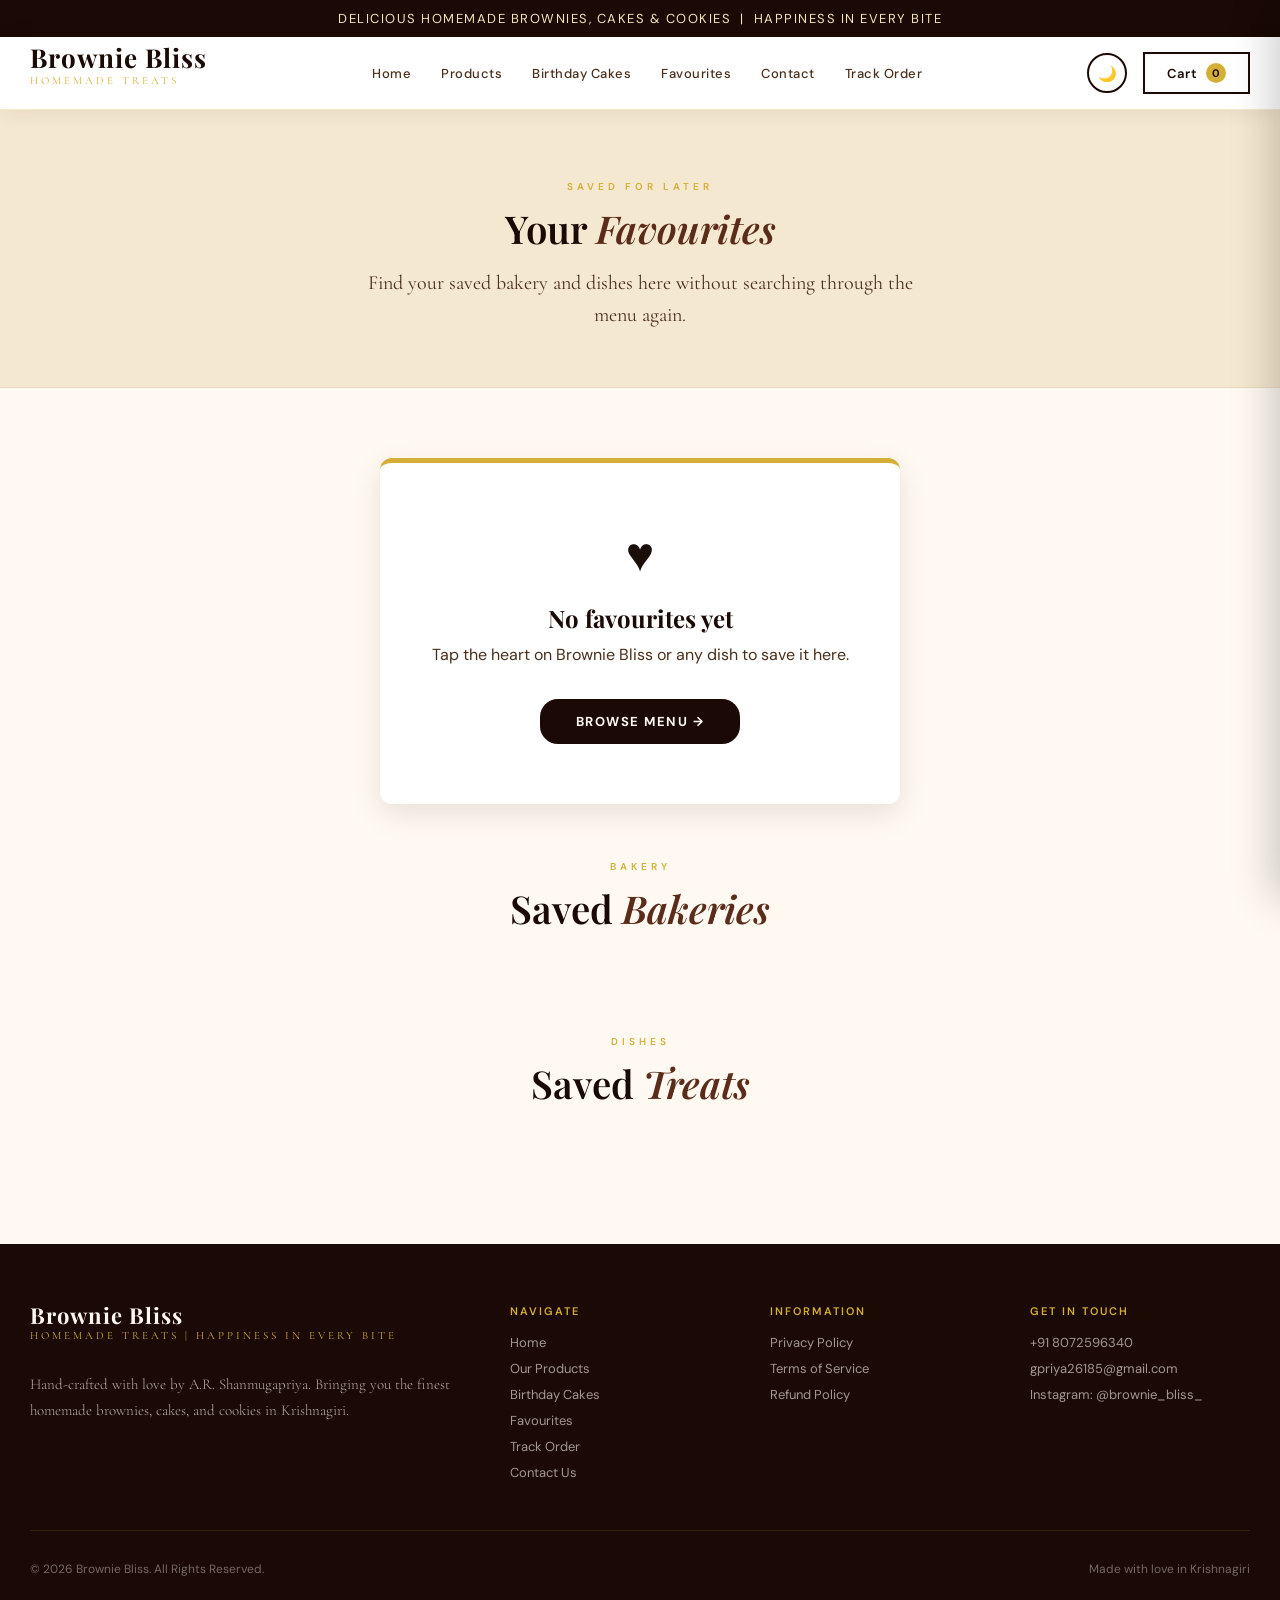
<file: public/favourites.html>
<!DOCTYPE html>
<html lang="en">

<head>
  <meta charset="UTF-8">
  <meta name="viewport" content="width=device-width, initial-scale=1.0">
  <title>Favourites - Brownie Bliss</title>
  <link rel="icon" type="image/png" href="assets/favicon.png">
  <link
    href="https://fonts.googleapis.com/css2?family=Playfair+Display:ital,wght@0,400;0,600;0,700;1,400&family=Cormorant+Garamond:wght@300;400;500&family=DM+Sans:wght@300;400;500&display=swap"
    rel="stylesheet">
  <link rel="stylesheet" href="style.css">
  <script>
    (function () {
      try {
        var t = localStorage.getItem('bb_theme') || 'light';
        if (t === 'dark') document.documentElement.classList.add('dark');
      } catch (_) {}
    })();
  </script>
</head>

<body>
  <div class="announcement">DELICIOUS HOMEMADE BROWNIES, CAKES & COOKIES &nbsp;|&nbsp; HAPPINESS IN EVERY BITE</div>

  <header>
    <div class="header-inner">
      <button class="menu-toggle" onclick="toggleMenu()">☰</button>

      <a href="index.html" class="logo">
        <span class="logo-name">Brownie Bliss</span>
        <span class="logo-sub">Homemade Treats</span>
      </a>
      <nav>
        <a href="index.html#home">Home</a>
        <a href="index.html#products">Products</a>
        <a href="index.html#birthday">Birthday Cakes</a>
        <a href="favourites.html">Favourites <span class="nav-count" data-favourites-count style="display:none">0</span></a>
        <a href="index.html#contact">Contact</a>
        <a href="track.html">Track Order</a>
      </nav>
      <div class="header-actions">
        <button id="themeToggleBtn" class="theme-toggle-btn" onclick="toggleTheme()"
          aria-label="Toggle dark mode" title="Toggle dark mode">
          <span id="themeIcon">🌙</span>
        </button>
        <button class="cart-btn" onclick="openCart()">
          Cart
          <span class="cart-count" id="cartBadge">0</span>
        </button>
      </div>
    </div>
  </header>
<div class="mobile-menu" id="mobileMenu">
  <a href="index.html#home">Home</a>
  <a href="index.html#products">Products</a>
  <a href="index.html#birthday">Birthday Cakes</a>
  <a href="favourites.html">Favourites</a>
  <a href="index.html#contact">Contact</a>
  <a href="track.html">Track Order</a>
</div>
  <main class="favourites-page">
    <section class="favourites-hero">
      <div class="products-inner">
        <span class="section-label">Saved for later</span>
        <h1 class="section-title">Your <em>Favourites</em></h1>
        <p class="favourites-intro">Find your saved bakery and dishes here without searching through the menu again.</p>
      </div>
    </section>

    <section class="favourites-section">
      <div class="products-inner">
        <div id="favouritesEmpty" class="favourites-empty">
          <span class="cart-empty-icon">&hearts;</span>
          <h2>No favourites yet</h2>
          <p>Tap the heart on Brownie Bliss or any dish to save it here.</p>
          <a href="index.html#products" class="hero-cta">Browse Menu &rarr;</a>
        </div>

        <div class="favourites-group" id="favouriteBakeriesGroup">
          <div class="section-header">
            <span class="section-label">Bakery</span>
            <h2 class="section-title">Saved <em>Bakeries</em></h2>
          </div>
          <div class="favourite-bakeries-grid" id="favouriteBakeriesGrid"></div>
        </div>

        <div class="favourites-group" id="favouriteDishesGroup">
          <div class="section-header">
            <span class="section-label">Dishes</span>
            <h2 class="section-title">Saved <em>Treats</em></h2>
          </div>
          <div class="products-grid" id="favouriteDishesGrid"></div>
        </div>
      </div>
    </section>
  </main>

  <footer id="contact">
    <div class="footer-inner">
      <div class="footer-top">
        <div class="footer-brand">
          <div class="logo">
            <span class="logo-name">Brownie Bliss</span>
            <span class="logo-sub">Homemade Treats | Happiness in every bite</span>
          </div>
          <p>Hand-crafted with love by A.R. Shanmugapriya. Bringing you the finest homemade brownies, cakes,
            and cookies in Krishnagiri.</p>
        </div>
        <div class="footer-col">
          <h4>Navigate</h4>
          <a href="index.html#home">Home</a>
          <a href="index.html#products">Our Products</a>
          <a href="index.html#birthday">Birthday Cakes</a>
          <a href="favourites.html">Favourites</a>
          <a href="track.html">Track Order</a>
          <a href="index.html#contact">Contact Us</a>
        </div>
        <div class="footer-col">
          <h4>Information</h4>
          <a href="privacy-policy.html">Privacy Policy</a>
          <a href="terms-of-service.html">Terms of Service</a>
          <a href="refund-policy.html">Refund Policy</a>
        </div>
        <div class="footer-col">
          <h4>Get In Touch</h4>
          <a href="tel:08072596340">+91 8072596340</a>
          <a href="mailto:gpriya26185@gmail.com">gpriya26185@gmail.com</a>
          <a href="https://instagram.com/brownie_bliss_" target="_blank">Instagram: @brownie_bliss_</a>
        </div>
      </div>
      <div class="footer-bottom">
        <span>&copy; 2026 Brownie Bliss. All Rights Reserved.</span>
        <span>Made with love in Krishnagiri</span>
      </div>
    </div>
  </footer>

  <div class="cart-overlay" id="cartOverlay" onclick="closeCart()"></div>
  <div class="cart-sidebar" id="cartSidebar">
    <div class="cart-header">
      <span class="cart-title">Your Cart</span>
      <button class="cart-close" onclick="closeCart()">x</button>
    </div>
    <div class="cart-items" id="cartItems"></div>
    <div class="cart-footer" id="cartFooter" style="display:none">
      <div class="cart-total">
        <span class="cart-total-label">Total Amount</span>
        <span class="cart-total-amt" id="cartTotal">Rs. 0</span>
      </div>
      <button class="whatsapp-btn" onclick="sendToWhatsApp()">Order via WhatsApp</button>
      <p class="whatsapp-note">You'll be redirected to WhatsApp to confirm your order</p>
    </div>
  </div>

  <div class="toast" id="toast"></div>

  <script src="script.js"></script>
</body>

</html>
</file>
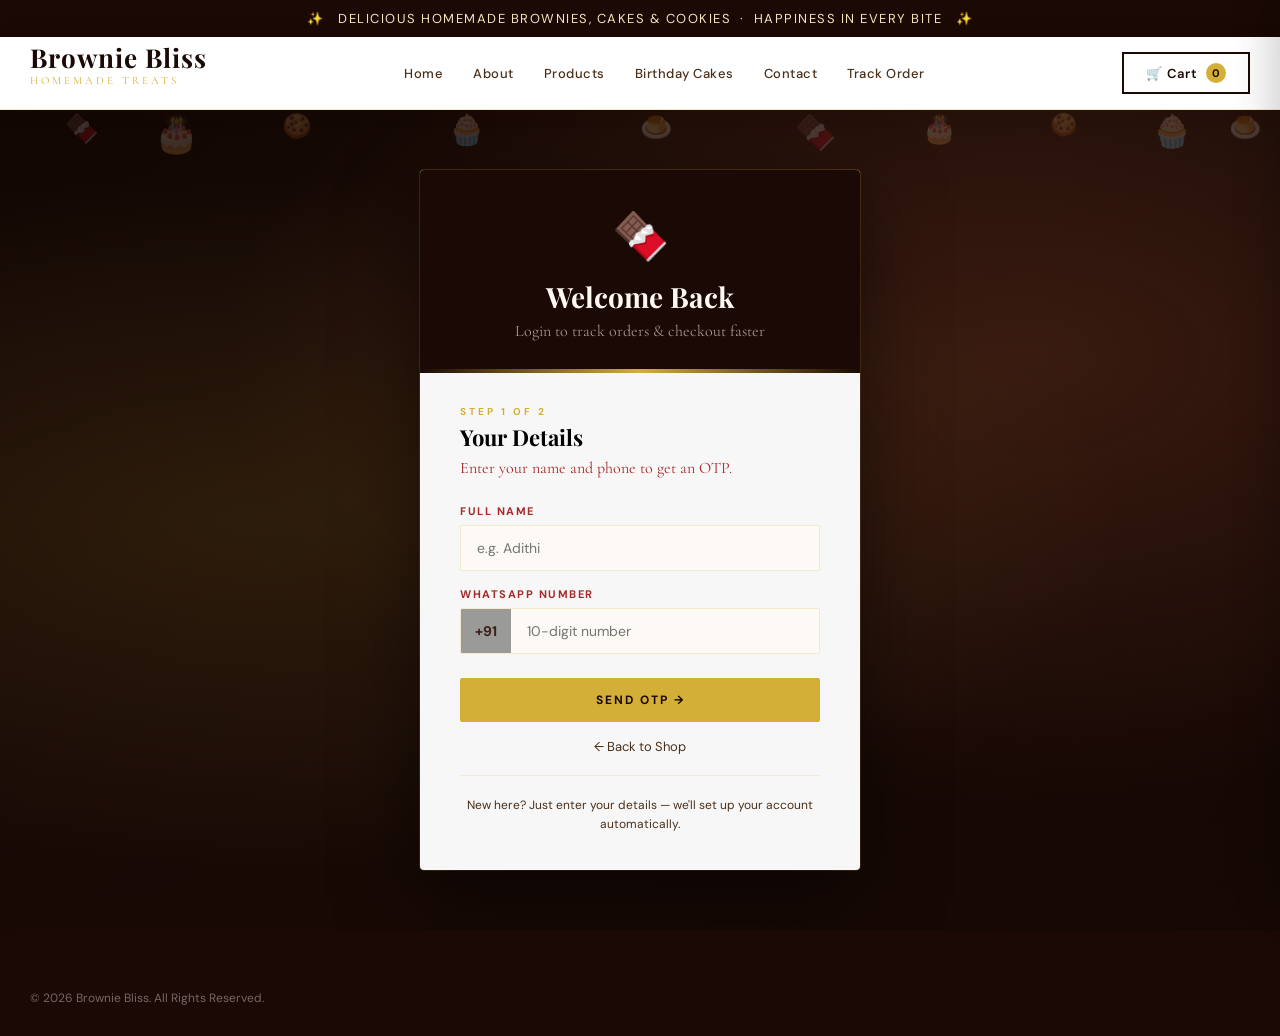
<file: public/login.html>
<!DOCTYPE html>
<html lang="en">

<head>
  <meta charset="UTF-8">
  <meta name="viewport" content="width=device-width, initial-scale=1.0">
  <title>Login — Brownie Bliss</title>
  <link href="https://fonts.googleapis.com/css2?family=Playfair+Display:ital,wght@0,400;0,600;0,700;1,400&family=Cormorant+Garamond:wght@300;400;500&family=DM+Sans:wght@300;400;500&display=swap" rel="stylesheet">
  <link rel="stylesheet" href="style.css">
  <link rel="stylesheet" href="login.css">
  <script>
    (function () {
      try {
        if (localStorage.getItem('bb_user')) window.location.replace('index.html');
      } catch (_) {}
    })();
  </script>
  <script>
  (function () {
    try {
      var t = localStorage.getItem('bb_theme') || 'light';
      if (t === 'dark') document.documentElement.classList.add('dark');
    } catch (_) {}
  })();
</script>
</head>

<body>

  <div class="announcement">✨ &nbsp; DELICIOUS HOMEMADE BROWNIES, CAKES & COOKIES &nbsp;·&nbsp; HAPPINESS IN EVERY BITE &nbsp; ✨</div>

  <header>
    <div class="header-inner">
      <a href="index.html" class="logo">
        <span class="logo-name">Brownie Bliss</span>
        <span class="logo-sub">Homemade Treats</span>
      </a>
      <nav>
        <a href="index.html#home">Home</a>
        <a href="about.html">About</a>
        <a href="index.html#products">Products</a>
        <a href="index.html#birthday">Birthday Cakes</a>
        <a href="contact.html">Contact</a>
        <a href="track.html">Track Order</a>
      </nav>
      <div class="header-actions">
        <button class="cart-btn" onclick="openCart()">
          🛒 Cart <span class="cart-count" id="cartBadge">0</span>
        </button>
      </div>
    </div>
  </header>

  <!-- PAGE BG -->
  <div class="login-page">

    <!-- Background image layer -->
    <div class="login-bg"></div>
    <div class="login-bg-overlay"></div>

    <!-- Floating emoji decorations -->
    <div class="floats">
      <span class="fi fi-1">🍫</span>
      <span class="fi fi-2">🎂</span>
      <span class="fi fi-3">🍪</span>
      <span class="fi fi-4">🧁</span>
      <span class="fi fi-5">🍮</span>
      <span class="fi fi-6">🍫</span>
      <span class="fi fi-7">🎂</span>
      <span class="fi fi-8">🍪</span>
      <span class="fi fi-9">🧁</span>
      <span class="fi fi-10">🍮</span>
    </div>

    <!-- LOGIN CARD -->
    <div class="login-center">
      <div class="login-card">

        <div class="card-head">
          <div class="card-icon">🍫</div>
          <h2>Welcome Back</h2>
          <p>Login to track orders &amp; checkout faster</p>
        </div>

        <div class="card-body">

          <div class="err-box" id="errorMsg"></div>

          <!-- STEP 1 -->
          <div class="step" id="step1">
            <span class="slabel">Step 1 of 2</span>
            <h3>Your Details</h3>
            <p class="ssub">Enter your name and phone to get an OTP.</p>

            <div class="field">
              <label>Full Name</label>
              <input type="text" id="loginName" placeholder="e.g. Adithi">
            </div>

            <div class="field">
              <label>WhatsApp Number</label>
              <div class="phone-wrap">
                <span class="pcode">+91</span>
                <input type="tel" id="loginPhone" placeholder="10-digit number" maxlength="10">
              </div>
            </div>

            <button class="gbtn" id="sendOtpBtn" onclick="loginSendOTP()">Send OTP &rarr;</button>
            <a href="index.html" class="back-link">&larr; Back to Shop</a>
          </div>

          <!-- STEP 2 -->
          <div class="step hidden" id="step2">
            <span class="slabel">Step 2 of 2</span>
            <h3>Verify OTP</h3>
            <p class="ssub">6-digit code sent to <strong id="otpPhone"></strong></p>

            <div class="otp-wrap">
              <input type="text" class="ob" maxlength="1" oninput="on(this,0)">
              <input type="text" class="ob" maxlength="1" oninput="on(this,1)">
              <input type="text" class="ob" maxlength="1" oninput="on(this,2)">
              <input type="text" class="ob" maxlength="1" oninput="on(this,3)">
              <input type="text" class="ob" maxlength="1" oninput="on(this,4)">
              <input type="text" class="ob" maxlength="1" oninput="on(this,5)">
            </div>

            <button class="gbtn" id="verifyBtn" onclick="loginVerify()">Verify &amp; Login &rarr;</button>
            <button class="tlink" onclick="goBack()">Change phone number</button>
          </div>

          <!-- STEP 3 -->
          <div class="step hidden" id="step3">
            <div class="sview">
              <span>🎉</span>
              <h3>You're logged in!</h3>
              <p>Welcome, <strong id="sname"></strong>! Redirecting...</p>
              <button class="gbtn" onclick="window.location.href='index.html'">Go to Shop &rarr;</button>
            </div>
          </div>

          <p class="card-note" id="cnote">New here? Just enter your details — we'll set up your account automatically.</p>

        </div>
      </div>
    </div>
  </div>

  <footer>
    <div class="footer-inner">
      <div class="footer-bottom">
        <span>© 2026 Brownie Bliss. All Rights Reserved.</span>
      </div>
    </div>
  </footer>

  <div class="cart-overlay" id="cartOverlay" onclick="closeCart()"></div>
  <div class="cart-sidebar" id="cartSidebar">
    <div class="cart-header">
      <span class="cart-title">Your Cart 🛒</span>
      <button class="cart-close" onclick="closeCart()">✕</button>
    </div>
    <div class="cart-items" id="cartItems"></div>
    <div class="cart-footer" id="cartFooter" style="display:none">
      <div class="cart-total">
        <span class="cart-total-label">Total Amount</span>
        <span class="cart-total-amt" id="cartTotal">₹0</span>
      </div>
      <button class="whatsapp-btn" onclick="sendToWhatsApp()">Order via WhatsApp</button>
    </div>
  </div>

  <div class="toast" id="toast"></div>
  <script src="script.js"></script>
  <script>
    const API_BASE = '/api';
    let _p = '', _n = '';

    function showErr(m) { const e = document.getElementById('errorMsg'); e.textContent = m; e.style.display = 'block'; }
    function hideErr() { document.getElementById('errorMsg').style.display = 'none'; }
    function goBack() {
      document.getElementById('step2').classList.add('hidden');
      document.getElementById('step1').classList.remove('hidden');
      document.getElementById('cnote').style.display = 'block';
      hideErr();
    }

    async function loginSendOTP() {
      hideErr();
      const name = document.getElementById('loginName').value.trim();
      const phone = document.getElementById('loginPhone').value.trim();
      if (!name) { showErr('Please enter your name.'); return; }
      if (!phone || phone.length !== 10 || !/^\d+$/.test(phone)) { showErr('Enter a valid 10-digit number.'); return; }
      _n = name; _p = phone;
      const btn = document.getElementById('sendOtpBtn');
      btn.disabled = true; btn.textContent = 'Sending...';
      try {
        const res = await fetch(`${API_BASE}/send-otp`, { method: 'POST', headers: { 'Content-Type': 'application/json' }, body: JSON.stringify({ phone }) });
        const data = await res.json();
        if (data.success) {
          document.getElementById('otpPhone').textContent = '+91 ' + phone;
          document.getElementById('step1').classList.add('hidden');
          document.getElementById('step2').classList.remove('hidden');
          document.getElementById('cnote').style.display = 'none';
          document.querySelectorAll('.ob')[0]?.focus();
        } else { showErr(data.message || 'Failed to send OTP.'); }
      } catch (e) { showErr('Server error. Try again.'); }
      finally { btn.disabled = false; btn.textContent = 'Send OTP →'; }
    }

    function on(input, idx) {
      input.value = input.value.replace(/\D/, '');
      if (input.value && idx < 5) document.querySelectorAll('.ob')[idx + 1]?.focus();
      if ([...document.querySelectorAll('.ob')].every(b => b.value.length === 1)) setTimeout(loginVerify, 200);
    }

    async function loginVerify() {
      hideErr();
      const otp = [...document.querySelectorAll('.ob')].map(b => b.value).join('');
      if (otp.length !== 6) { showErr('Enter all 6 digits.'); return; }
      const btn = document.getElementById('verifyBtn');
      btn.disabled = true; btn.textContent = 'Verifying...';
      try {
        const res = await fetch(`${API_BASE}/verify-otp`, { method: 'POST', headers: { 'Content-Type': 'application/json' }, body: JSON.stringify({ phone: _p, otp }) });
        const data = await res.json();
        if (data.success) {
          localStorage.setItem('bb_user', JSON.stringify({ name: _n, phone: _p }));
          document.getElementById('step2').classList.add('hidden');
          document.getElementById('step3').classList.remove('hidden');
          document.getElementById('sname').textContent = _n;
          setTimeout(() => { const r = new URLSearchParams(window.location.search).get('redirect'); window.location.href = r || 'index.html'; }, 2000);
        } else {
          showErr(data.message || 'Invalid OTP.');
          document.querySelectorAll('.ob').forEach(b => { b.value = ''; b.classList.add('shake'); });
          setTimeout(() => document.querySelectorAll('.ob').forEach(b => b.classList.remove('shake')), 500);
          document.querySelectorAll('.ob')[0]?.focus();
        }
      } catch (e) { showErr('Server error. Try again.'); }
      finally { btn.disabled = false; btn.textContent = 'Verify & Login →'; }
    }
  </script>
</body>
</html>
</file>
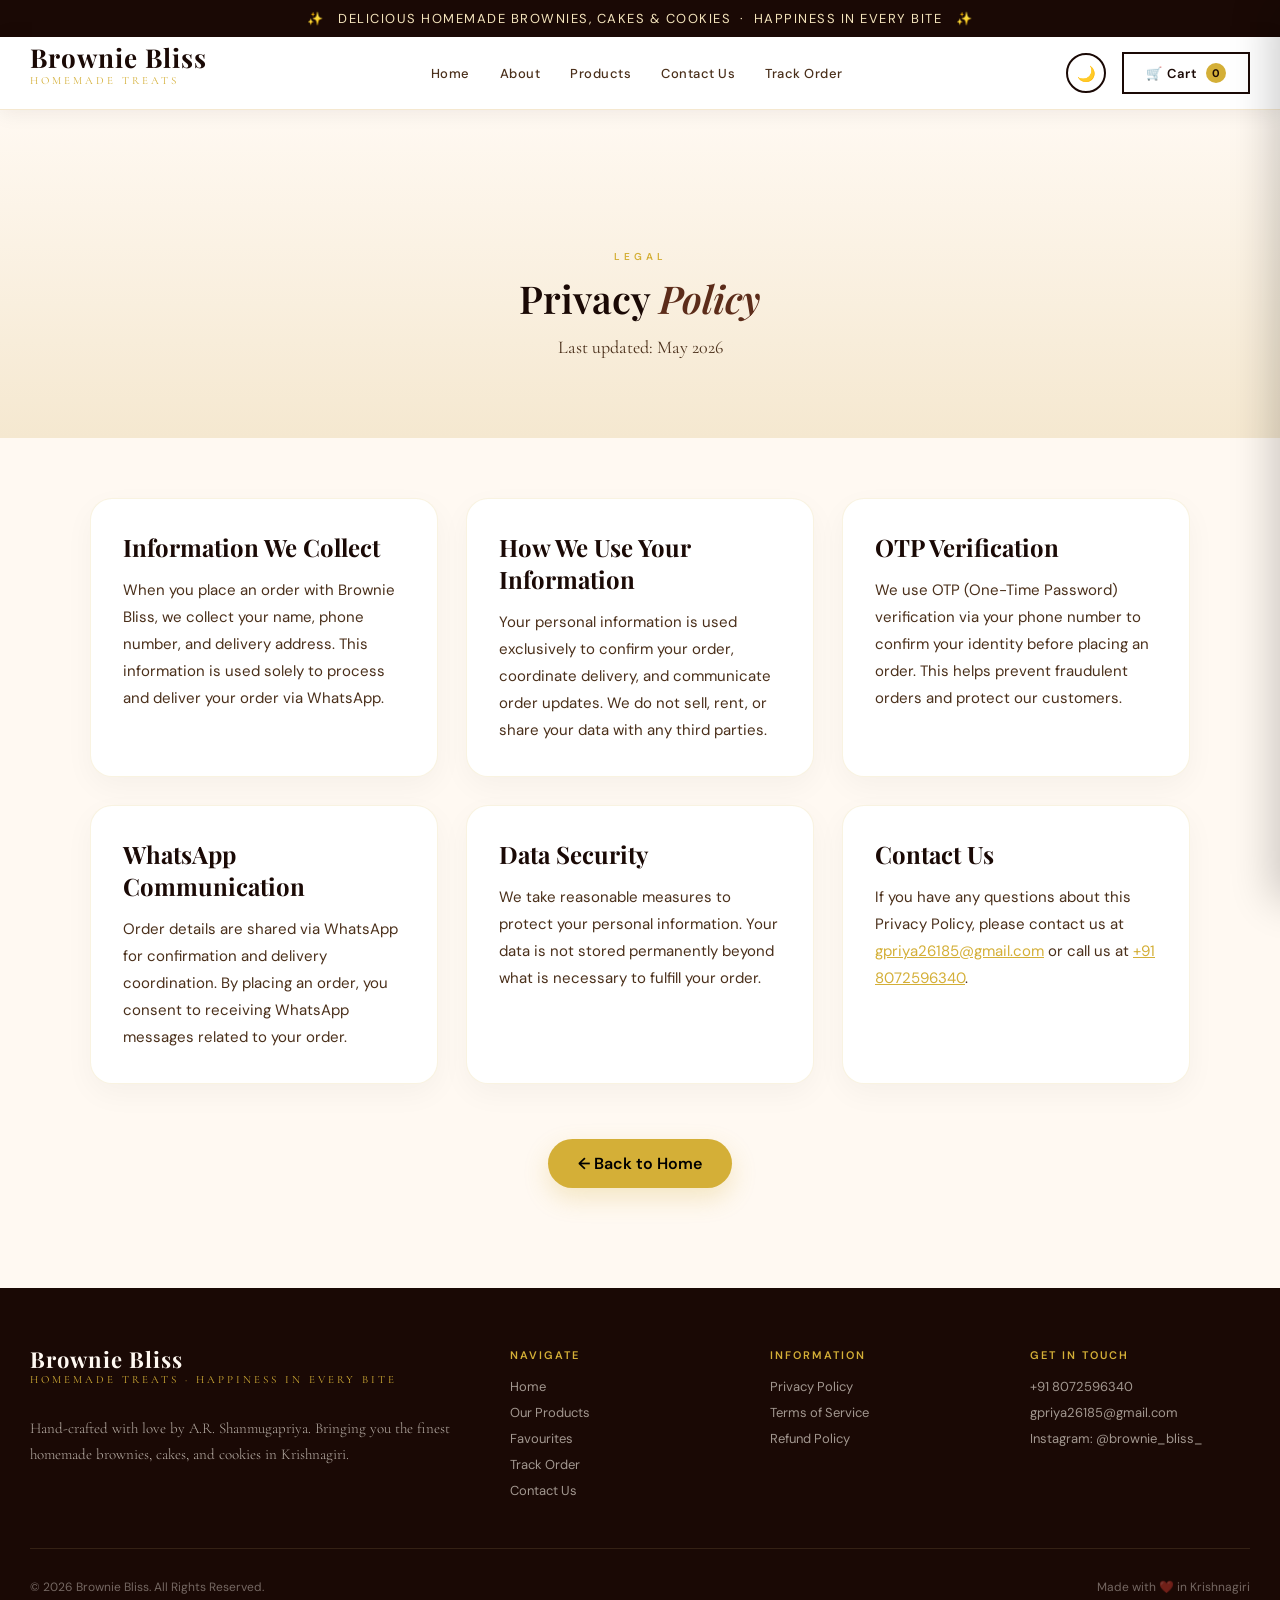
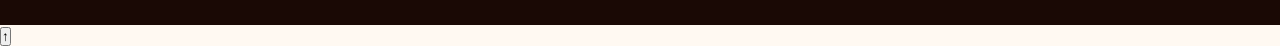
<file: public/privacy-policy.html>
<!DOCTYPE html>
<html lang="en">

<head>
    <meta charset="UTF-8">
    <meta name="viewport" content="width=device-width, initial-scale=1.0">
    <link rel="icon" type="image/png" href="assets/favicon.png">
    <title>Privacy Policy — Brownie Bliss</title>
    <link
        href="https://fonts.googleapis.com/css2?family=Playfair+Display:ital,wght@0,400;0,600;0,700;1,400&family=Cormorant+Garamond:wght@300;400;500&family=DM+Sans:wght@300;400;500&display=swap"
        rel="stylesheet">
    <link rel="stylesheet" href="style.css">
    <script>
        (function () {
            try {
                var t = localStorage.getItem('bb_theme') || 'light';
                if (t === 'dark') document.documentElement.classList.add('dark');
            } catch (_) { }
        })();
    </script>
</head>

<body>

    <div class="announcement">✨ &nbsp; DELICIOUS HOMEMADE BROWNIES, CAKES & COOKIES &nbsp;·&nbsp; HAPPINESS IN EVERY
        BITE &nbsp; ✨</div>

    <header>
        <div class="header-inner">
            <a href="index.html" class="logo">
                <span class="logo-name">Brownie Bliss</span>
                <span class="logo-sub">Homemade Treats</span>
            </a>
            <nav>
                <a href="index.html">Home</a>
                <a href="about.html">About</a>
                <a href="products.html">Products</a>
                <a href="contact.html">Contact Us</a>
                <a href="track.html">Track Order</a>
            </nav>
            <button class="menu-toggle" onclick="toggleMenu()">☰</button>
            <div class="header-actions">
                <button id="themeToggleBtn" class="theme-toggle-btn" onclick="toggleTheme()"
                    aria-label="Toggle dark mode">
                    <span id="themeIcon">🌙</span>
                </button>
                <button class="cart-btn" onclick="openCart()">
                    🛒 Cart <span class="cart-count" id="cartBadge">0</span>
                </button>
            </div>
        </div>
    </header>

    <div class="mobile-menu" id="mobileMenu">
        <a href="index.html">Home</a>
        <a href="products.html">Products</a>
        <a href="contact.html">Contact</a>
        <a href="track.html">Track Order</a>
    </div>

    <!-- PAGE HERO -->
    <section class="legal-hero">
        <span class="section-label">Legal</span>
        <h1 class="section-title">Privacy <em>Policy</em></h1>
        <p
            style="color: var(--text-mid); font-family: 'Cormorant Garamond', serif; font-size: 18px; max-width: 600px; margin: 0 auto;">
            Last updated: May 2026</p>
    </section>

    <!-- CONTENT -->
    <section style="padding: 60px 24px 100px; background: var(--cream);">
        <div class="legal-container">
            <div class="legal-grid">
                <div class="legal-card">
                    <h2>Information We Collect</h2>
                    <p>
                        When you place an order with Brownie Bliss, we collect your name,
                        phone number, and delivery address. This information is used solely to process and deliver your
                        order via WhatsApp.
                    </p>
                </div>
                <div class="legal-card">
                    <h2>How We Use Your Information</h2>
                    <p>
                        Your personal information is used exclusively to confirm your order,
                        coordinate delivery, and communicate order updates. We do not sell, rent, or share your data
                        with
                        any third parties.
                    </p>
                </div>

                <div class="legal-card">
                    <h2>OTP Verification</h2>
                    <p>
                        We use OTP (One-Time Password) verification via your phone number to
                        confirm your identity before placing an order. This helps prevent fraudulent orders and protect
                        our
                        customers.
                    </p>
                </div>

                <div class="legal-card">
                    <h2>WhatsApp Communication</h2>
                    <p>
                        Order details are shared via WhatsApp for confirmation and delivery
                        coordination. By placing an order, you consent to receiving WhatsApp messages related to your
                        order.
                    </p>
                </div>

                <div class="legal-card">
                    <h2>
                        Data Security</h2>
                    <p>
                        We take reasonable measures to protect your personal information.
                        Your data is not stored permanently beyond what is necessary to fulfill your order.
                    </p>
                </div>

                <div class="legal-card">
                    <h2>
                        Contact Us</h2>
                    <p>
                        If you have any questions about this Privacy Policy, please contact
                        us at <a href="mailto:gpriya26185@gmail.com"
                            style="color: var(--gold);">gpriya26185@gmail.com</a>
                        or call us at <a href="tel:08072596340" style="color: var(--gold);">+91 8072596340</a>.
                    </p>
                </div>
            </div>
            <div class="legal-back">
                <a href="index.html" class="legal-back-btn">
                    ← Back to Home
                </a>
            </div>
        </div>
    </section>

    <footer id="contact">
        <div class="footer-inner">
            <div class="footer-top">
                <div class="footer-brand">
                    <div class="logo">
                        <span class="logo-name">Brownie Bliss</span>
                        <span class="logo-sub">Homemade Treats · Happiness in every bite</span>
                    </div>
                    <p>Hand-crafted with love by A.R. Shanmugapriya. Bringing you the finest homemade brownies, cakes,
                        and cookies in Krishnagiri.</p>
                </div>
                <div class="footer-col">
                    <h4>Navigate</h4>
                    <a href="index.html">Home</a>
                    <a href="products.html">Our Products</a>
                    <a href="favourites.html">Favourites</a>
                    <a href="track.html">Track Order</a>
                    <a href="contact.html">Contact Us</a>
                </div>
                <div class="footer-col">
                    <h4>Information</h4>
                    <a href="privacy-policy.html">Privacy Policy</a>
                    <a href="terms-of-service.html">Terms of Service</a>
                    <a href="refund-policy.html">Refund Policy</a>
                </div>
                <div class="footer-col">
                    <h4>Get In Touch</h4>
                    <a href="tel:08072596340">+91 8072596340</a>
                    <a href="mailto:gpriya26185@gmail.com">gpriya26185@gmail.com</a>
                    <a href="https://instagram.com/brownie_bliss_" target="_blank" rel="noopener noreferrer">Instagram:
                        @brownie_bliss_</a>
                </div>
            </div>
            <div class="footer-bottom">
                <span>© 2026 Brownie Bliss. All Rights Reserved.</span>
                <span>Made with ❤️ in Krishnagiri</span>
            </div>
        </div>
    </footer>

    <div class="cart-overlay" id="cartOverlay" onclick="closeCart()"></div>
    <div class="cart-sidebar" id="cartSidebar">
        <div class="cart-header">
            <span class="cart-title">Your Cart 🛒</span>
            <button class="cart-close" onclick="closeCart()">✕</button>
        </div>
        <div class="cart-items" id="cartItems"></div>
    </div>

    <div class="toast" id="toast"></div>
    <button id="scrollTopBtn" onclick="scrollToTop()">↑</button>
    <script src="script.js"></script>
</body>

</html>
</file>
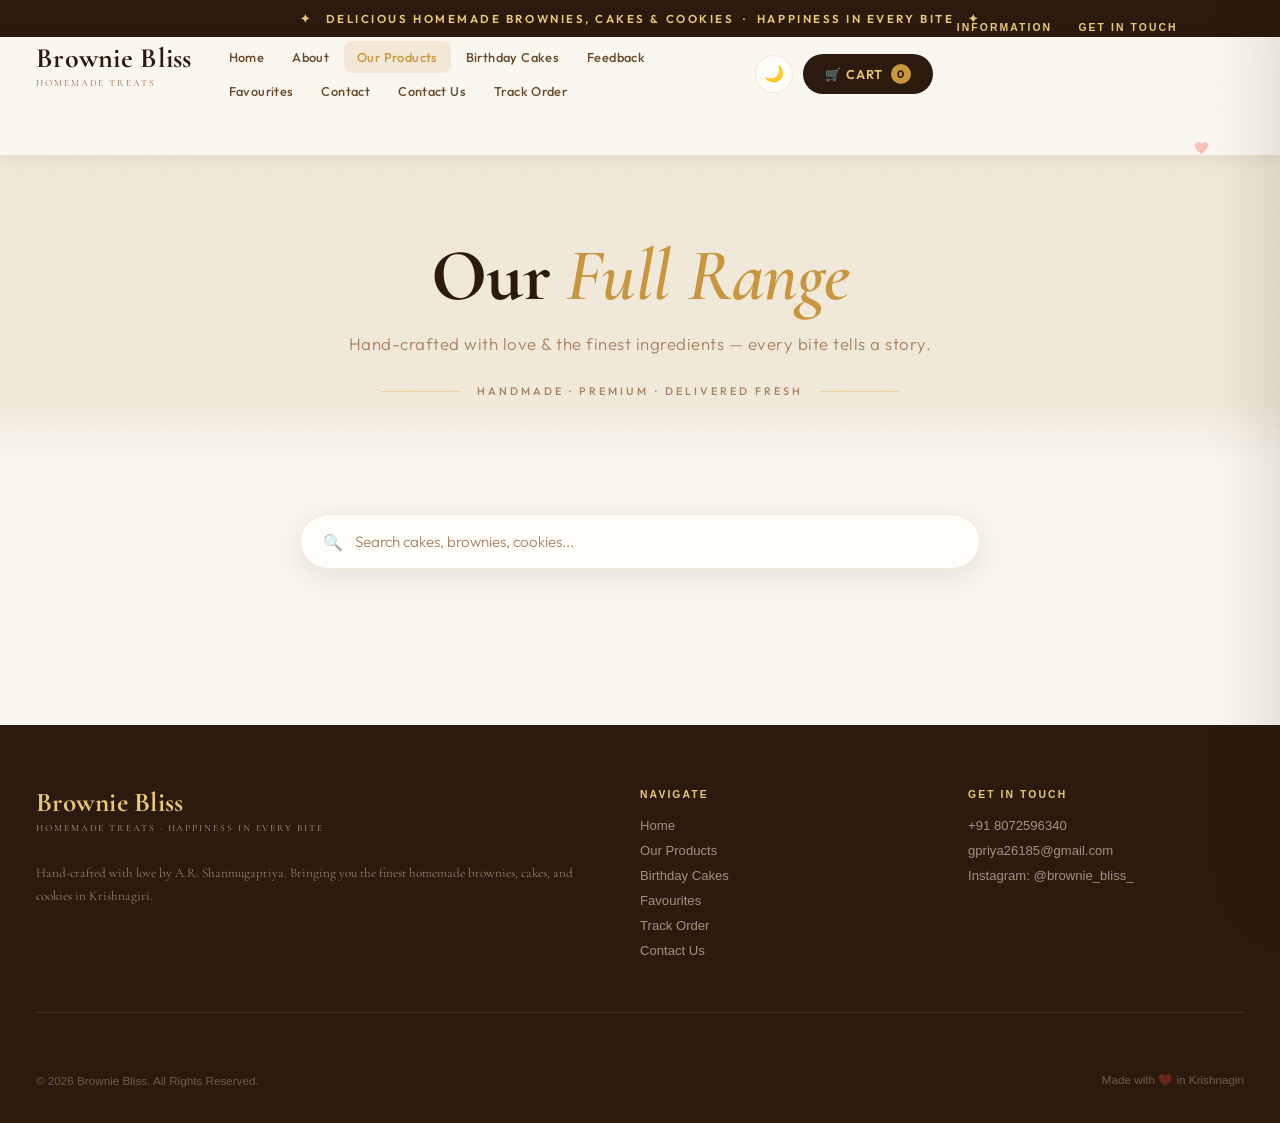
<file: public/products.html>
<!doctype html>
<html lang="en">
  <head>
    <meta charset="UTF-8" />
    <meta name="viewport" content="width=device-width, initial-scale=1.0" />
    <title>Brownie Bliss — Our Full Range</title>
    <link rel="icon" type="image/png" href="assets/favicon.png" />
    <link
      href="https://fonts.googleapis.com/css2?family=Cormorant+Garamond:ital,wght@0,300;0,500;0,700;1,400;1,600&family=Outfit:wght@300;400;500;600&display=swap"
      rel="stylesheet"
    />
    <link rel="stylesheet" href="style.css" />
    <script>
      (function () {
        try {
          var t = localStorage.getItem('bb_theme') || 'light';
          if (t === 'dark') document.documentElement.classList.add('dark');
        } catch (_) {}
      })();
    </script>

    <style>
      /* ─── DESIGN TOKENS ─────────────────────────────────────────────── */
      :root {
        --gold: #c8963e;
        --gold-light: #e8c878;
        --gold-pale: #fdf6e7;
        --gold-glow: rgba(200, 150, 62, 0.15);
        --brown: #2c1a0e;
        --brown-mid: #5c3d1e;
        --brown-light: #a07040;
        --cream: #faf6f0;
        --cream-dark: #f0e8d8;
        --cream-mid: #f5ede0;
        --text: #1e1108;
        --text-mid: #6b4c2a;
        --text-light: #a88060;
        --card-bg: #fffdf8;
        --border: rgba(200, 150, 62, 0.2);
        --border-soft: rgba(200, 150, 62, 0.1);
        --shadow-card: 0 8px 32px rgba(44, 26, 14, 0.1);
        --shadow-hover: 0 24px 56px rgba(44, 26, 14, 0.18);
        --radius: 18px;
        --radius-sm: 10px;
        --radius-pill: 999px;
      }

      .dark {
        --cream: #141008;
        --cream-dark: #1e160a;
        --cream-mid: #1a1208;
        --card-bg: #1c1409;
        --text: #f5ede0;
        --text-mid: #c8a878;
        --text-light: #8a6840;
        --border: rgba(200, 150, 62, 0.18);
        --border-soft: rgba(200, 150, 62, 0.08);
        --shadow-card: 0 8px 32px rgba(0, 0, 0, 0.4);
        --shadow-hover: 0 24px 56px rgba(0, 0, 0, 0.5);
      }

      /* ─── BASE RESET ────────────────────────────────────────────────── */
      *,
      *::before,
      *::after {
        box-sizing: border-box;
        margin: 0;
        padding: 0;
      }

      html {
        scroll-behavior: smooth;
      }

      body {
        font-family: 'Outfit', sans-serif;
        background: var(--cream);
        color: var(--text);
        min-height: 100vh;
        transition: background 0.3s, color 0.3s;
      }

      /* ─── ANNOUNCEMENT BAR ──────────────────────────────────────────── */
      .announcement {
        background: var(--brown);
        color: var(--gold-light);
        text-align: center;
        padding: 11px 20px;
        font-size: 0.72rem;
        letter-spacing: 0.22em;
        font-weight: 600;
        text-transform: uppercase;
        font-family: 'Outfit', sans-serif;
      }

      /* ─── HEADER / NAV ──────────────────────────────────────────────── */
      header {
        position: sticky;
        top: 0;
        z-index: 100;
        background: rgba(250, 246, 240, 0.94);
        backdrop-filter: blur(18px);
        -webkit-backdrop-filter: blur(18px);
        border-bottom: 1px solid var(--border);
        transition: background 0.3s;
      }

      .dark header {
        background: rgba(20, 16, 8, 0.94);
      }

      .header-inner {
        max-width: 1320px;
        margin: 0 auto;
        padding: 0 36px;
        height: 74px;
        display: flex;
        align-items: center;
        gap: 24px;
      }

      /* Logo */
      a.logo,
      .logo {
        display: flex;
        flex-direction: column;
        line-height: 1;
        text-decoration: none;
        flex-shrink: 0;
      }

      .logo-name {
        font-family: 'Cormorant Garamond', serif;
        font-size: 1.75rem;
        font-weight: 700;
        color: var(--brown);
        letter-spacing: 0.01em;
        transition: color 0.2s;
      }

      .dark .logo-name {
        color: var(--gold-light);
      }

      .logo-sub {
        font-size: 0.6rem;
        letter-spacing: 0.2em;
        text-transform: uppercase;
        color: var(--text-light);
        margin-top: 3px;
        font-weight: 500;
      }

      /* Nav links */
      header nav {
        display: flex;
        align-items: center;
        gap: 2px;
        flex: 1;
        flex-wrap: wrap;
      }

      header nav a {
        padding: 8px 13px;
        font-size: 0.8rem;
        color: var(--text-mid);
        font-weight: 500;
        letter-spacing: 0.03em;
        text-decoration: none;
        border-radius: 8px;
        transition: all 0.2s;
        white-space: nowrap;
        position: relative;
      }

      header nav a:hover {
        color: var(--gold);
        background: var(--gold-glow);
      }

      header nav a.active {
        color: var(--gold);
        background: var(--gold-glow);
      }

      .nav-count {
        background: var(--gold);
        color: var(--brown);
        font-size: 0.62rem;
        font-weight: 700;
        padding: 1px 6px;
        border-radius: var(--radius-pill);
        margin-left: 4px;
        vertical-align: middle;
      }

      /* Header actions */
      .header-actions {
        display: flex;
        align-items: center;
        gap: 10px;
        flex-shrink: 0;
      }

      .theme-toggle-btn {
        width: 38px;
        height: 38px;
        border-radius: 50%;
        border: 1px solid var(--border);
        background: var(--card-bg);
        cursor: pointer;
        font-size: 1rem;
        display: flex;
        align-items: center;
        justify-content: center;
        transition: all 0.25s;
      }

      .theme-toggle-btn:hover {
        background: var(--gold);
        border-color: var(--gold);
        transform: rotate(20deg);
      }

      .cart-btn {
        display: flex;
        align-items: center;
        gap: 8px;
        background: var(--brown);
        color: var(--gold-light);
        border: none;
        padding: 10px 22px;
        border-radius: var(--radius-pill);
        font-size: 0.8rem;
        font-family: 'Outfit', sans-serif;
        font-weight: 600;
        cursor: pointer;
        letter-spacing: 0.08em;
        text-transform: uppercase;
        transition: all 0.25s;
        white-space: nowrap;
      }

      .cart-btn:hover {
        background: var(--gold);
        color: var(--brown);
        transform: translateY(-1px);
      }

      .cart-count {
        background: var(--gold);
        color: var(--brown);
        width: 20px;
        height: 20px;
        border-radius: 50%;
        font-size: 0.68rem;
        display: flex;
        align-items: center;
        justify-content: center;
        font-weight: 700;
      }

      /* Hamburger */
      .menu-toggle {
        display: none;
        background: none;
        border: 1px solid var(--border);
        padding: 8px 12px;
        border-radius: 8px;
        font-size: 1.1rem;
        cursor: pointer;
        color: var(--text);
        margin-left: auto;
      }

      /* Mobile menu */
      .mobile-menu {
        display: none;
        flex-direction: column;
        background: var(--card-bg);
        border-bottom: 1px solid var(--border);
        padding: 12px 0;
      }

      .mobile-menu a {
        padding: 13px 28px;
        font-size: 0.9rem;
        color: var(--text-mid);
        text-decoration: none;
        font-weight: 500;
        transition: all 0.2s;
        border-left: 3px solid transparent;
      }

      .mobile-menu a:hover {
        color: var(--gold);
        background: var(--gold-glow);
        border-left-color: var(--gold);
      }

      .mobile-menu.open {
        display: flex;
      }

      /* ─── PAGE HERO ─────────────────────────────────────────────────── */
      .page-header {
        padding: 80px 36px 64px;
        text-align: center;
        background: var(--cream-dark);
        position: relative;
        overflow: hidden;
      }

      .page-header::before {
        content: '';
        position: absolute;
        inset: 0;
        background-image: radial-gradient(
          circle,
          rgba(200, 150, 62, 0.12) 1px,
          transparent 1px
        );
        background-size: 36px 36px;
        pointer-events: none;
      }

      .page-header::after {
        content: '';
        position: absolute;
        bottom: 0;
        left: 0;
        right: 0;
        height: 60px;
        background: linear-gradient(to top, var(--cream), transparent);
      }

      .page-header h1 {
        font-family: 'Cormorant Garamond', serif;
        font-size: clamp(2.8rem, 7vw, 4.6rem);
        font-weight: 700;
        color: var(--brown);
        line-height: 1.08;
        letter-spacing: -0.01em;
        position: relative;
        z-index: 1;
      }

      .dark .page-header h1 {
        color: var(--gold-pale);
      }

      .page-header h1 em {
        color: var(--gold);
        font-style: italic;
        font-weight: 600;
      }

      .page-header p {
        margin-top: 18px;
        color: var(--text-light);
        font-size: 1.05rem;
        font-weight: 300;
        letter-spacing: 0.03em;
        position: relative;
        z-index: 1;
      }

      .page-header-divider {
        display: flex;
        align-items: center;
        justify-content: center;
        gap: 16px;
        margin-top: 30px;
        position: relative;
        z-index: 1;
      }

      .page-header-divider span {
        height: 1px;
        width: 80px;
        background: var(--gold-light);
        opacity: 0.6;
      }

      .page-header-divider small {
        font-size: 0.68rem;
        letter-spacing: 0.28em;
        text-transform: uppercase;
        color: var(--text-light);
        font-weight: 500;
      }

      /* ─── PRODUCTS INNER WRAPPER ────────────────────────────────────── */
      .products-inner {
        max-width: 1320px;
        margin: 0 auto;
      }

      /* ─── SEARCH SECTION ────────────────────────────────────────────── */
      .search-section {
        max-width: 680px;
        margin: 52px auto 48px;
      }

      .search-box {
        position: relative;
        display: flex;
        align-items: center;
        background: var(--card-bg);
        border: 1.5px solid var(--border);
        border-radius: var(--radius-pill);
        box-shadow: var(--shadow-card);
        transition: all 0.3s ease;
      }

      .search-box:focus-within {
        border-color: var(--gold);
        box-shadow: 0 4px 32px rgba(200, 150, 62, 0.2);
      }

      .search-icon {
        position: absolute;
        left: 22px;
        font-size: 1rem;
        opacity: 0.5;
        pointer-events: none;
        z-index: 1;
      }

      .product-search-input {
        width: 100%;
        padding: 17px 52px 17px 54px;
        border: none;
        outline: none;
        font-size: 0.95rem;
        font-family: 'Outfit', sans-serif;
        color: var(--text);
        background: transparent;
        border-radius: var(--radius-pill);
      }

      .product-search-input::placeholder {
        color: var(--text-light);
        font-weight: 300;
      }

      .clear-search-btn {
        position: absolute;
        right: 14px;
        width: 30px;
        height: 30px;
        border-radius: 50%;
        border: none;
        background: var(--cream-dark);
        cursor: pointer;
        font-size: 0.78rem;
        display: none;
        align-items: center;
        justify-content: center;
        transition: all 0.2s;
        color: var(--text-mid);
      }

      .clear-search-btn:hover {
        background: var(--gold);
        color: white;
      }

      /* Search suggestions */
      .search-suggestions {
        margin-top: 14px;
        display: flex;
        flex-wrap: wrap;
        gap: 10px;
        justify-content: center;
      }

      .search-suggestion-item {
        padding: 8px 18px;
        background: var(--card-bg);
        border: 1px solid var(--border);
        border-radius: var(--radius-pill);
        cursor: pointer;
        font-size: 0.8rem;
        font-family: 'Outfit', sans-serif;
        font-weight: 500;
        color: var(--text-mid);
        transition: all 0.22s ease;
        letter-spacing: 0.03em;
      }

      .search-suggestion-item:hover {
        background: var(--brown);
        color: var(--gold-light);
        border-color: var(--brown);
        transform: translateY(-2px);
      }

      /* Recent searches */
      .recent-searches {
        margin-top: 14px;
        display: flex;
        flex-wrap: wrap;
        gap: 8px;
        justify-content: center;
      }

      .recent-search-tag {
        background: var(--gold-glow);
        border: 1px solid var(--border-soft);
        padding: 7px 16px;
        border-radius: var(--radius-pill);
        font-size: 0.78rem;
        cursor: pointer;
        color: var(--text-mid);
        transition: all 0.2s ease;
        font-weight: 500;
      }

      .recent-search-tag:hover {
        background: var(--gold);
        color: var(--brown);
        border-color: var(--gold);
      }

      /* ─── PRODUCTS GRID ─────────────────────────────────────────────── */
      .all-products-grid {
        display: grid;
        grid-template-columns: repeat(auto-fill, minmax(270px, 1fr));
        gap: 28px;
      }

      /* ─── PRODUCT CARD (injected by script.js) ──────────────────────── */
      /*
        script.js renders cards into #productsGrid.
        We style the classes it commonly uses:
        .product-card, .product-img / .product-image-wrap,
        .product-info / .product-body, .product-name, .product-desc,
        .product-price, .add-to-cart-btn / .add-btn,
        .product-badge, .fav-btn
      */

      .product-card {
        background: var(--card-bg);
        border-radius: var(--radius);
        overflow: hidden;
        border: 1px solid var(--border);
        cursor: pointer;
        transition: transform 0.32s cubic-bezier(0.34, 1.56, 0.64, 1),
          box-shadow 0.32s ease;
        position: relative;
        display: flex;
        flex-direction: column;
        animation: bbFadeUp 0.5s both;
      }

      .product-card:hover {
        transform: translateY(-9px);
        box-shadow: var(--shadow-hover);
      }

      /* Image wrapper */
      .product-image-wrap,
      .product-img-wrap,
      .card-image-wrap {
        height: 220px;
        position: relative;
        overflow: hidden;
        background: var(--cream-dark);
        flex-shrink: 0;
      }

      .product-image-wrap img,
      .product-img-wrap img,
      .card-image-wrap img,
      .product-card img {
        width: 100%;
        height: 100%;
        object-fit: cover;
        display: block;
        transition: transform 0.5s ease;
      }

      .product-card:hover .product-image-wrap img,
      .product-card:hover .product-img-wrap img,
      .product-card:hover .card-image-wrap img {
        transform: scale(1.07);
      }

      /* Badge */
      .product-badge,
      .card-badge {
        position: absolute;
        top: 14px;
        left: 14px;
        background: var(--brown);
        color: var(--gold-light);
        font-size: 0.62rem;
        font-weight: 700;
        letter-spacing: 0.12em;
        text-transform: uppercase;
        padding: 5px 13px;
        border-radius: var(--radius-pill);
        font-family: 'Outfit', sans-serif;
        z-index: 2;
      }

      /* Fav button */
      .fav-btn,
      .favourite-btn {
        position: absolute;
        top: 12px;
        right: 12px;
        width: 36px;
        height: 36px;
        border-radius: 50%;
        border: none;
        background: rgba(255, 255, 255, 0.88);
        backdrop-filter: blur(6px);
        cursor: pointer;
        font-size: 1.05rem;
        display: flex;
        align-items: center;
        justify-content: center;
        transition: all 0.22s;
        box-shadow: 0 2px 10px rgba(0, 0, 0, 0.1);
        z-index: 2;
      }

      .fav-btn:hover,
      .favourite-btn:hover {
        background: white;
        transform: scale(1.15);
      }

      .fav-btn.active,
      .favourite-btn.active {
        background: #fee2e2;
      }

      /* Card body */
      .product-info,
      .product-body,
      .card-body {
        padding: 20px 22px 22px;
        display: flex;
        flex-direction: column;
        flex: 1;
      }

      .product-category,
      .card-category {
        font-size: 0.65rem;
        letter-spacing: 0.18em;
        text-transform: uppercase;
        color: var(--text-light);
        font-weight: 600;
        margin-bottom: 6px;
        font-family: 'Outfit', sans-serif;
      }

      .product-name,
      .card-name {
        font-family: 'Cormorant Garamond', serif;
        font-size: 1.3rem;
        font-weight: 600;
        color: var(--brown);
        line-height: 1.2;
        margin-bottom: 8px;
      }

      .dark .product-name,
      .dark .card-name {
        color: var(--gold-pale);
      }

      .product-desc,
      .card-desc {
        font-size: 0.81rem;
        color: var(--text-light);
        line-height: 1.65;
        font-weight: 300;
        margin-bottom: 18px;
        flex: 1;
      }

      /* Price + CTA row */
      .product-footer,
      .card-footer {
        display: flex;
        align-items: center;
        justify-content: space-between;
        gap: 8px;
        margin-top: auto;
      }

      .product-price,
      .card-price {
        font-family: 'Cormorant Garamond', serif;
        font-size: 1.45rem;
        font-weight: 700;
        color: var(--gold);
        line-height: 1;
      }

      .product-price small,
      .card-price small {
        display: block;
        font-size: 0.7rem;
        font-weight: 400;
        font-family: 'Outfit', sans-serif;
        color: var(--text-light);
        margin-top: 3px;
      }

      .add-to-cart-btn,
      .add-btn,
      .add-cart-btn {
        display: inline-flex;
        align-items: center;
        gap: 6px;
        background: var(--brown);
        color: var(--gold-light);
        border: none;
        padding: 10px 18px;
        border-radius: var(--radius-pill);
        font-size: 0.75rem;
        font-family: 'Outfit', sans-serif;
        font-weight: 600;
        cursor: pointer;
        letter-spacing: 0.09em;
        text-transform: uppercase;
        transition: all 0.25s;
        white-space: nowrap;
        flex-shrink: 0;
      }

      .add-to-cart-btn:hover,
      .add-btn:hover,
      .add-cart-btn:hover {
        background: var(--gold);
        color: var(--brown);
        transform: translateY(-1px);
      }

      .add-to-cart-btn.added,
      .add-btn.added,
      .add-cart-btn.added {
        background: #2d6a4f;
        color: #d8f3dc;
      }

      /* Highlight match */
      .highlight-match {
        background: rgba(200, 150, 62, 0.28);
        border-radius: 4px;
        padding: 0 3px;
      }

      /* ─── NO PRODUCTS FOUND ─────────────────────────────────────────── */
      .no-products-found {
        text-align: center;
        padding: 90px 20px;
        grid-column: 1 / -1;
      }

      .no-products-found h2 {
        font-family: 'Cormorant Garamond', serif;
        font-size: 2.2rem;
        font-weight: 600;
        margin-bottom: 12px;
        color: var(--brown);
      }

      .dark .no-products-found h2 {
        color: var(--gold-pale);
      }

      .no-products-found p {
        color: var(--text-light);
        font-size: 0.95rem;
        font-weight: 300;
      }

      /* ─── CART OVERLAY & SIDEBAR ────────────────────────────────────── */
      .cart-overlay {
        position: fixed;
        inset: 0;
        background: rgba(28, 14, 6, 0.55);
        z-index: 200;
        opacity: 0;
        pointer-events: none;
        transition: opacity 0.3s;
        backdrop-filter: blur(4px);
      }

      .cart-overlay.open {
        opacity: 1;
        pointer-events: all;
      }

      .cart-sidebar {
        position: fixed;
        top: 0;
        right: 0;
        bottom: 0;
        width: min(430px, 100vw);
        background: var(--card-bg);
        z-index: 201;
        transform: translateX(100%);
        transition: transform 0.4s cubic-bezier(0.34, 1, 0.64, 1);
        display: flex;
        flex-direction: column;
        box-shadow: -10px 0 60px rgba(44, 26, 14, 0.14);
      }

      .cart-sidebar.open {
        transform: translateX(0);
      }

      .cart-header {
        padding: 24px 28px;
        border-bottom: 1px solid var(--border);
        display: flex;
        align-items: center;
        justify-content: space-between;
        flex-shrink: 0;
      }

      .cart-title {
        font-family: 'Cormorant Garamond', serif;
        font-size: 1.55rem;
        font-weight: 600;
        color: var(--brown);
        letter-spacing: 0.01em;
      }

      .dark .cart-title {
        color: var(--gold-pale);
      }

      .cart-close {
        width: 38px;
        height: 38px;
        border-radius: 50%;
        border: 1px solid var(--border);
        background: none;
        cursor: pointer;
        font-size: 0.9rem;
        color: var(--text-mid);
        display: flex;
        align-items: center;
        justify-content: center;
        transition: all 0.2s;
      }

      .cart-close:hover {
        background: var(--brown);
        color: var(--gold-light);
        border-color: var(--brown);
      }

      .cart-items {
        flex: 1;
        overflow-y: auto;
        padding: 20px 28px;
      }

      /* Cart item styles (script.js injects these) */
      .cart-item {
        display: flex;
        gap: 14px;
        padding: 14px 0;
        border-bottom: 1px solid var(--border-soft);
      }

      .cart-item-img {
        width: 62px;
        height: 62px;
        border-radius: var(--radius-sm);
        object-fit: cover;
        background: var(--cream-dark);
        flex-shrink: 0;
      }

      .cart-item-info {
        flex: 1;
        min-width: 0;
      }

      .cart-item-name {
        font-weight: 600;
        font-size: 0.88rem;
        color: var(--brown);
        margin-bottom: 4px;
        white-space: nowrap;
        overflow: hidden;
        text-overflow: ellipsis;
      }

      .dark .cart-item-name {
        color: var(--gold-pale);
      }

      .cart-item-price {
        color: var(--gold);
        font-size: 0.82rem;
        font-weight: 600;
      }

      .cart-item-qty {
        display: flex;
        align-items: center;
        gap: 10px;
        margin-top: 8px;
      }

      .qty-btn {
        width: 27px;
        height: 27px;
        border-radius: 50%;
        border: 1px solid var(--border);
        background: none;
        cursor: pointer;
        font-size: 1rem;
        color: var(--text-mid);
        display: flex;
        align-items: center;
        justify-content: center;
        transition: all 0.18s;
        line-height: 1;
      }

      .qty-btn:hover {
        background: var(--brown);
        color: var(--gold-light);
        border-color: var(--brown);
      }

      .cart-item-qty span {
        font-size: 0.85rem;
        font-weight: 600;
        color: var(--brown);
        min-width: 16px;
        text-align: center;
      }

      .dark .cart-item-qty span {
        color: var(--gold-pale);
      }

      .cart-remove-btn {
        background: none;
        border: none;
        cursor: pointer;
        color: var(--text-light);
        font-size: 0.8rem;
        padding: 4px;
        transition: color 0.2s;
        margin-left: 4px;
      }

      .cart-remove-btn:hover {
        color: #c0392b;
      }

      /* Cart footer */
      .cart-footer {
        padding: 20px 28px 28px;
        border-top: 1px solid var(--border);
        flex-shrink: 0;
      }

      .cart-total {
        display: flex;
        justify-content: space-between;
        align-items: center;
        margin-bottom: 18px;
      }

      .cart-total-label {
        font-size: 0.82rem;
        color: var(--text-light);
        font-weight: 500;
        letter-spacing: 0.04em;
      }

      .cart-total-amt {
        font-family: 'Cormorant Garamond', serif;
        font-size: 2rem;
        font-weight: 700;
        color: var(--brown);
        letter-spacing: -0.01em;
      }

      .dark .cart-total-amt {
        color: var(--gold-pale);
      }

      .whatsapp-btn {
        width: 100%;
        padding: 15px;
        border: none;
        border-radius: 14px;
        background: #25d366;
        color: white;
        font-family: 'Outfit', sans-serif;
        font-size: 0.88rem;
        font-weight: 700;
        cursor: pointer;
        letter-spacing: 0.08em;
        text-transform: uppercase;
        transition: all 0.25s;
        display: flex;
        align-items: center;
        justify-content: center;
        gap: 8px;
      }

      .whatsapp-btn:hover {
        background: #1ebe5d;
        transform: translateY(-2px);
        box-shadow: 0 8px 24px rgba(37, 211, 102, 0.3);
      }

      .whatsapp-note {
        text-align: center;
        font-size: 0.72rem;
        color: var(--text-light);
        margin-top: 10px;
        font-weight: 300;
        letter-spacing: 0.02em;
      }

      /* ─── TOAST ─────────────────────────────────────────────────────── */
      .toast {
        position: fixed;
        bottom: 32px;
        left: 50%;
        transform: translateX(-50%) translateY(90px);
        background: var(--brown);
        color: var(--gold-light);
        padding: 12px 26px;
        border-radius: var(--radius-pill);
        font-size: 0.84rem;
        font-weight: 500;
        z-index: 300;
        transition: transform 0.4s cubic-bezier(0.34, 1.56, 0.64, 1);
        white-space: nowrap;
        pointer-events: none;
        font-family: 'Outfit', sans-serif;
        letter-spacing: 0.03em;
        box-shadow: 0 8px 32px rgba(44, 26, 14, 0.25);
      }

      .toast.show {
        transform: translateX(-50%) translateY(0);
      }

      /* ─── FOOTER ────────────────────────────────────────────────────── */
      footer {
        background: var(--brown);
        color: var(--gold-pale);
        padding: 64px 36px 36px;
      }

      .footer-inner {
        max-width: 1320px;
        margin: 0 auto;
      }

      .footer-top {
        display: grid;
        grid-template-columns: 2fr 1fr 1fr;
        gap: 52px;
        padding-bottom: 44px;
        border-bottom: 1px solid rgba(200, 150, 62, 0.18);
      }

      .footer-brand .logo-name {
        font-family: 'Cormorant Garamond', serif;
        font-size: 1.7rem;
        font-weight: 700;
        color: var(--gold-light);
      }

      .footer-brand .logo-sub {
        color: rgba(253, 246, 231, 0.5);
      }

      .footer-brand p {
        margin-top: 14px;
        font-size: 0.82rem;
        color: rgba(253, 246, 231, 0.55);
        line-height: 1.75;
        font-weight: 300;
      }

      .footer-col h4 {
        font-size: 0.65rem;
        letter-spacing: 0.2em;
        text-transform: uppercase;
        color: var(--gold-light);
        margin-bottom: 18px;
        font-weight: 600;
      }

      .footer-col a {
        display: block;
        color: rgba(253, 246, 231, 0.55);
        text-decoration: none;
        font-size: 0.82rem;
        margin-bottom: 10px;
        transition: color 0.2s;
        font-weight: 300;
      }

      .footer-col a:hover {
        color: var(--gold-light);
      }

      .footer-bottom {
        display: flex;
        justify-content: space-between;
        align-items: center;
        padding-top: 30px;
        font-size: 0.73rem;
        color: rgba(253, 246, 231, 0.3);
        flex-wrap: wrap;
        gap: 8px;
      }

      /* ─── ANIMATION ─────────────────────────────────────────────────── */
      @keyframes bbFadeUp {
        from {
          opacity: 0;
          transform: translateY(22px);
        }
        to {
          opacity: 1;
          transform: translateY(0);
        }
      }

      /* ─── RESPONSIVE ────────────────────────────────────────────────── */
      @media (max-width: 1024px) {
        .footer-top {
          grid-template-columns: 1fr 1fr;
        }
        .footer-brand {
          grid-column: 1 / -1;
        }
      }

      @media (max-width: 768px) {
        .header-inner {
          padding: 0 20px;
          height: 64px;
          flex-wrap: wrap;
        }

        header nav {
          display: none;
        }

        .menu-toggle {
          display: flex;
        }

        .page-header {
          padding: 56px 20px 48px;
        }

        .products-inner {
          padding: 0 20px 60px !important;
        }

        .search-section {
          margin: 36px auto 36px;
        }

        .all-products-grid {
          grid-template-columns: repeat(auto-fill, minmax(240px, 1fr));
          gap: 20px;
        }

        .footer-top {
          grid-template-columns: 1fr;
          gap: 30px;
        }

        .footer-inner {
          padding: 0;
        }

        footer {
          padding: 48px 24px 28px;
        }

        .footer-bottom {
          flex-direction: column;
          align-items: flex-start;
          gap: 4px;
        }

        .cart-sidebar {
          width: 100vw;
        }
      }

      @media (max-width: 480px) {
        .all-products-grid {
          grid-template-columns: 1fr;
        }

        .product-image-wrap,
        .card-image-wrap {
          height: 200px;
        }
      }
    </style>
  </head>
  <body>
    <div class="announcement">
      ✦ &nbsp; DELICIOUS HOMEMADE BROWNIES, CAKES & COOKIES &nbsp;·&nbsp;
      HAPPINESS IN EVERY BITE &nbsp; ✦
    </div>

    <header>
      <div class="header-inner">
        <a href="index.html" class="logo">
          <span class="logo-name">Brownie Bliss</span>
          <span class="logo-sub">Homemade Treats</span>
        </a>
        <nav>
          <a href="index.html">Home</a>
          <a href="about.html">About</a>
          <a href="products.html" class="active">Our Products</a>
          <a href="index.html#birthday">Birthday Cakes</a>
          <a href="index.html#feedback">Feedback</a>
          <a href="favourites.html"
            >Favourites
            <span class="nav-count" data-favourites-count style="display: none"
              >0</span
            ></a
          >
          <a href="index.html#contact">Contact</a>
          <a href="contact.html">Contact Us</a>
          <a href="track.html">Track Order</a>
        </nav>
        <button class="menu-toggle" onclick="toggleMenu()">☰</button>
        <div class="header-actions">
          <button
            id="themeToggleBtn"
            class="theme-toggle-btn"
            onclick="toggleTheme()"
            aria-label="Toggle dark mode"
          >
            <span id="themeIcon">🌙</span>
          </button>
          <button class="cart-btn" onclick="openCart()">
            🛒 Cart
            <span class="cart-count" id="cartBadge">0</span>
          </button>
        </div>
        <div class="footer-col">
          <h4>Information</h4>
          <a href="privacy-policy.html">Privacy Policy</a>
          <a href="terms-of-service.html">Terms of Service</a>
          <a href="refund-policy.html">Refund Policy</a>
        </div>
        <div class="footer-col">
          <h4>Get In Touch</h4>
          <a href="tel:08072596340">+91 8072596340</a>
          <a href="mailto:gpriya26185@gmail.com">gpriya26185@gmail.com</a>
          <a href="https://instagram.com/brownie_bliss_" target="_blank" rel="noopener noreferrer">Instagram: @brownie_bliss_</a>
        </div>
      </div>
      <div class="footer-bottom">
        <span>© 2026 Brownie Bliss. All Rights Reserved.</span>
        <span>Made with ❤️ in Krishnagiri</span>
      </div>
    </header>

    <div class="mobile-menu" id="mobileMenu">
      <a href="index.html">Home</a>
      <a href="products.html">Our Products</a>
      <a href="index.html#birthday">Birthday Cakes</a>
      <a href="index.html#contact">Contact</a>
      <a href="track.html">Track Order</a>
    </div>

    <div class="page-header">
      <h1>Our <em>Full Range</em></h1>
      <p>
        Hand-crafted with love &amp; the finest ingredients — every bite tells a
        story.
      </p>
      <div class="page-header-divider">
        <span></span>
        <small>Handmade · Premium · Delivered Fresh</small>
        <span></span>
      </div>
    </div>

    <div class="products-inner" style="padding: 0 36px 80px">
      <!-- Live Search -->
      <div class="search-section">
        <div class="search-box">
          <span class="search-icon">🔍</span>

          <input
            type="text"
            id="productSearch"
            class="product-search-input"
            placeholder="Search cakes, brownies, cookies..."
            autocomplete="off"
            aria-label="Search products"
          />

          <button
            id="clearSearchBtn"
            class="clear-search-btn"
            aria-label="Clear search"
          >
            ✕
          </button>
        </div>

        <!-- Search Suggestions -->
        <div id="searchSuggestions" class="search-suggestions"></div>

        <!-- Recent Searches -->
        <div id="recentSearches" class="recent-searches"></div>
      </div>

      <!-- Product grid -->
      <div class="all-products-grid" id="productsGrid"></div>

      <div id="noProductsFound" class="no-products-found" style="display: none">
        <h2>No products found 🍪</h2>
        <p>Try searching for another brownie, cake, or dessert.</p>
      </div>
    </div>

    <footer id="contact">
      <div class="footer-inner">
        <div class="footer-top">
          <div class="footer-brand">
            <div class="logo">
              <span class="logo-name">Brownie Bliss</span>
              <span class="logo-sub"
                >Homemade Treats · Happiness in every bite</span
              >
            </div>
            <p>
              Hand-crafted with love by A.R. Shanmugapriya. Bringing you the
              finest homemade brownies, cakes, and cookies in Krishnagiri.
            </p>
          </div>
          <div class="footer-col">
            <h4>Navigate</h4>
            <a href="index.html">Home</a>
            <a href="products.html">Our Products</a>
            <a href="index.html#birthday">Birthday Cakes</a>
            <a href="favourites.html">Favourites</a>
            <a href="track.html">Track Order</a>
            <a href="contact.html">Contact Us</a>
          </div>
          <div class="footer-col">
            <h4>Get In Touch</h4>
            <a href="tel:08072596340">+91 8072596340</a>
            <a href="mailto:gpriya26185@gmail.com">gpriya26185@gmail.com</a>
            <a
              href="https://instagram.com/brownie_bliss_"
              target="_blank"
              rel="noopener noreferrer"
              >Instagram: @brownie_bliss_</a
            >
          </div>
        </div>
        <div class="footer-bottom">
          <span>© 2026 Brownie Bliss. All Rights Reserved.</span>
          <span>Made with ❤️ in Krishnagiri</span>
        </div>
      </div>
    </footer>

    <div class="cart-overlay" id="cartOverlay" onclick="closeCart()"></div>
    <div class="cart-sidebar" id="cartSidebar">
      <div class="cart-header">
        <span class="cart-title">Your Cart 🛒</span>
        <button class="cart-close" onclick="closeCart()">✕</button>
      </div>
      <div class="cart-items" id="cartItems"></div>
      <div class="cart-footer" id="cartFooter" style="display: none">
        <div class="cart-total">
          <span class="cart-total-label">Total Amount</span>
          <span class="cart-total-amt" id="cartTotal">₹0</span>
        </div>
        <button class="whatsapp-btn" onclick="sendToWhatsApp()">
          💬 &nbsp; Order via WhatsApp
        </button>
        <p class="whatsapp-note">
          You'll be redirected to WhatsApp to confirm your order
        </p>
      </div>
    </div>

    <div class="toast" id="toast"></div>

    <script src="script.js"></script>
  </body>
</html>
</file>
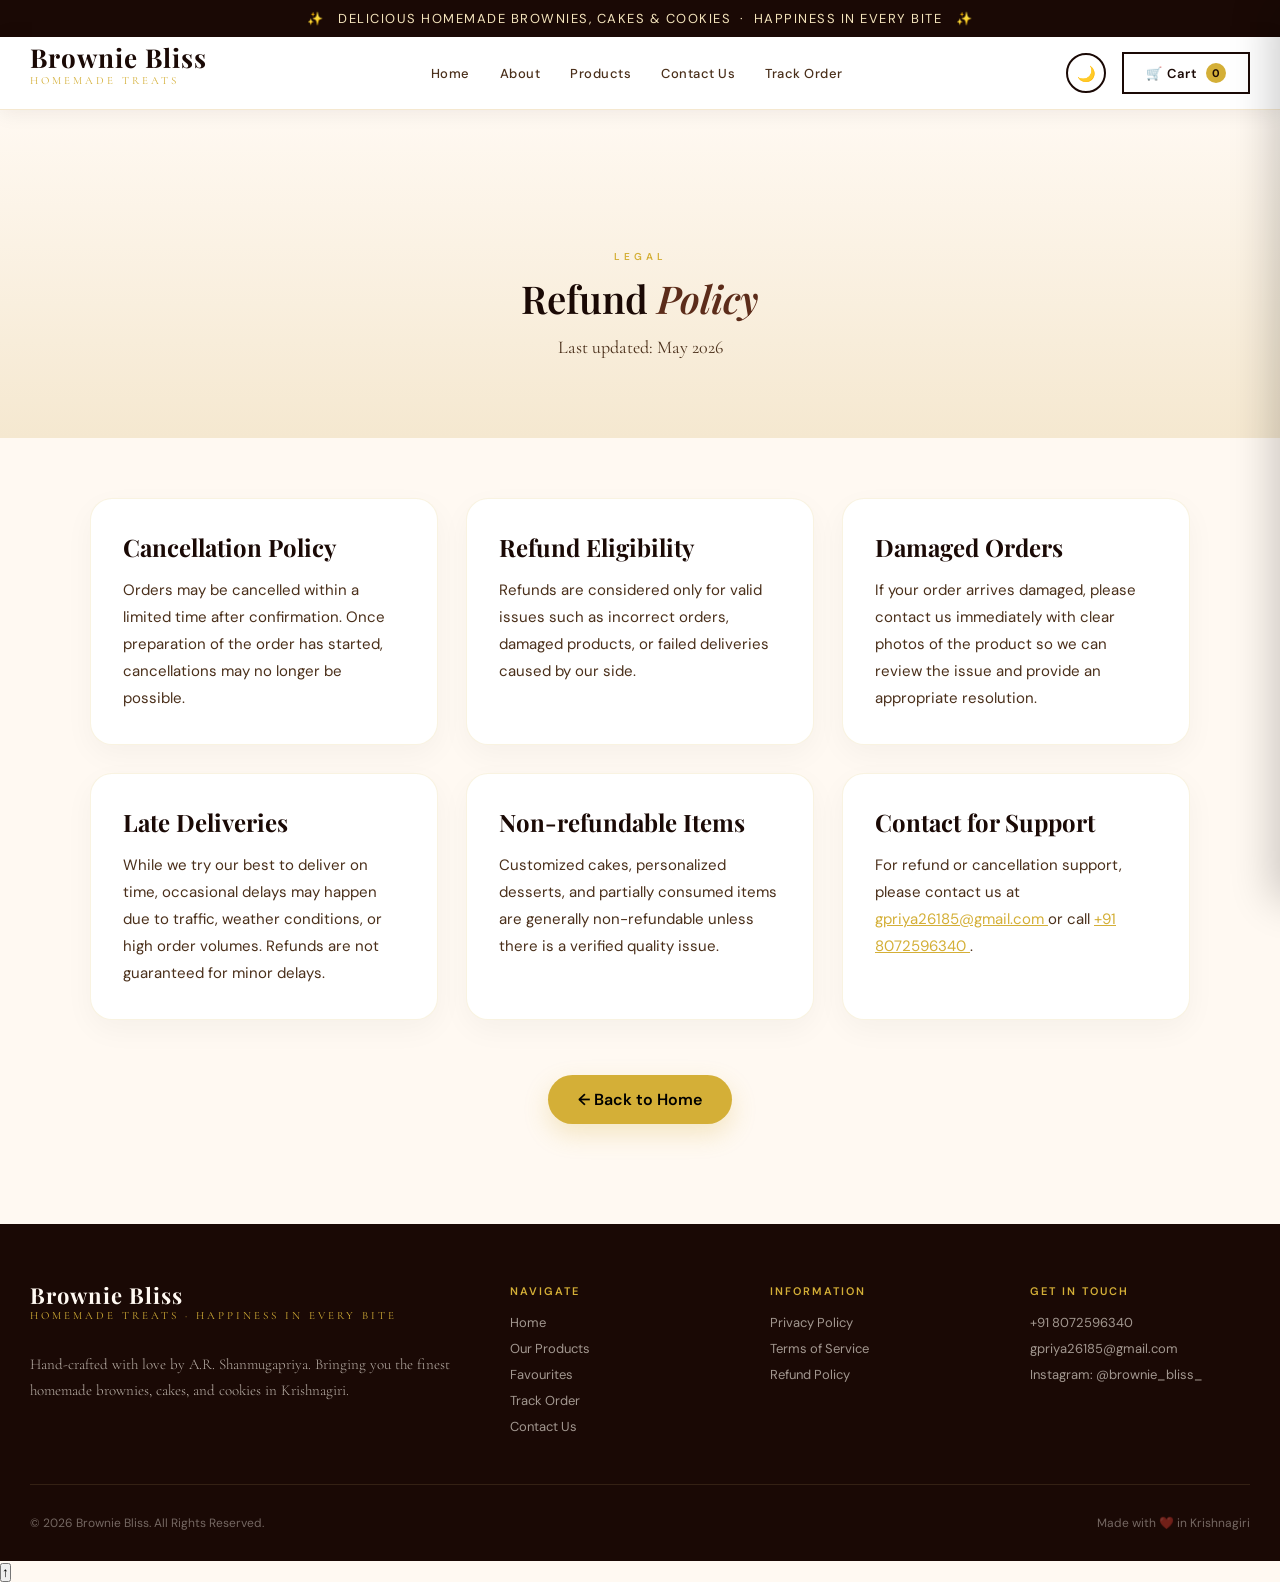
<file: public/refund-policy.html>
<!DOCTYPE html>
<html lang="en">

<head>
    <meta charset="UTF-8">
    <meta name="viewport" content="width=device-width, initial-scale=1.0">
    <link rel="icon" type="image/png" href="assets/favicon.png">
    <title>Refund Policy — Brownie Bliss</title>
    <link
        href="https://fonts.googleapis.com/css2?family=Playfair+Display:ital,wght@0,400;0,600;0,700;1,400&family=Cormorant+Garamond:wght@300;400;500&family=DM+Sans:wght@300;400;500&display=swap"
        rel="stylesheet">
    <link rel="stylesheet" href="style.css">
    <script>
        (function () {
            try {
                var t = localStorage.getItem('bb_theme') || 'light';
                if (t === 'dark') document.documentElement.classList.add('dark');
            } catch (_) { }
        })();
    </script>
</head>

<body>

    <div class="announcement">✨ &nbsp; DELICIOUS HOMEMADE BROWNIES, CAKES & COOKIES &nbsp;·&nbsp; HAPPINESS IN EVERY
        BITE &nbsp; ✨</div>

    <header>
        <div class="header-inner">
            <a href="index.html" class="logo">
                <span class="logo-name">Brownie Bliss</span>
                <span class="logo-sub">Homemade Treats</span>
            </a>
            <nav>
                <a href="index.html">Home</a>
                <a href="about.html">About</a>
                <a href="products.html">Products</a>
                <a href="contact.html">Contact Us</a>
                <a href="track.html">Track Order</a>
            </nav>
            <button class="menu-toggle" onclick="toggleMenu()">☰</button>
            <div class="header-actions">
                <button id="themeToggleBtn" class="theme-toggle-btn" onclick="toggleTheme()"
                    aria-label="Toggle dark mode">
                    <span id="themeIcon">🌙</span>
                </button>
                <button class="cart-btn" onclick="openCart()">
                    🛒 Cart <span class="cart-count" id="cartBadge">0</span>
                </button>
            </div>
        </div>
    </header>

    <div class="mobile-menu" id="mobileMenu">
        <a href="index.html">Home</a>
        <a href="products.html">Products</a>
        <a href="contact.html">Contact</a>
        <a href="track.html">Track Order</a>
    </div>

    <!-- PAGE HERO -->
    <section class="legal-hero">
        <span class="section-label">Legal</span>
        <h1 class="section-title">Refund <em>Policy</em></h1>
        <p
            style="color: var(--text-mid); font-family: 'Cormorant Garamond', serif; font-size: 18px; max-width: 600px; margin: 0 auto;">
            Last updated: May 2026</p>
    </section>

    <!-- CONTENT -->
    <section style="padding: 60px 24px 100px; background: var(--cream);">
        <div class="legal-container">
            <div class="legal-grid">
                <div class="legal-card">
                    <h2>Cancellation Policy</h2>
                    <p>
                        Orders may be cancelled within a limited time after confirmation. Once preparation of the order has 
                        started, cancellations may no longer be possible.
                    </p>
                </div>
                <div class="legal-card">
                    <h2>Refund Eligibility</h2>
                    <p>
                        Refunds are considered only for valid issues such as incorrect orders, damaged products, or 
                        failed deliveries caused by our side.
                    </p>
                </div>

                <div class="legal-card">
                    <h2>Damaged Orders</h2>
                    <p>
                        If your order arrives damaged, please contact us immediately with clear photos of the product so 
                        we can review the issue and provide an appropriate resolution.
                    </p>
                </div>

                <div class="legal-card">
                    <h2>Late Deliveries</h2>
                    <p>
                        While we try our best to deliver on time, occasional delays may happen due to traffic, 
                        weather conditions, or high order volumes. Refunds are not guaranteed for minor delays.
                    </p>
                </div>

                <div class="legal-card">
                    <h2>
                        Non-refundable Items</h2>
                    <p>
                        Customized cakes, personalized desserts, and partially consumed items are generally non-refundable 
                        unless there is a verified quality issue.
                    </p>
                </div>

                <div class="legal-card">
                    <h2>
                        Contact for Support</h2>
                    <p>
                        For refund or cancellation support, please contact us at
                        <a href="mailto:gpriya26185@gmail.com" style="color: var(--gold);">
                            gpriya26185@gmail.com
                        </a>
                        or call
                        <a href="tel:08072596340" style="color: var(--gold);">
                            +91 8072596340
                        </a>.
                    </p>
                </div>
            </div>
            <div class="legal-back">
                <a href="index.html" class="legal-back-btn">
                    ← Back to Home
                </a>
            </div>
        </div>
    </section>

    <footer id="contact">
        <div class="footer-inner">
            <div class="footer-top">
                <div class="footer-brand">
                    <div class="logo">
                        <span class="logo-name">Brownie Bliss</span>
                        <span class="logo-sub">Homemade Treats · Happiness in every bite</span>
                    </div>
                    <p>Hand-crafted with love by A.R. Shanmugapriya. Bringing you the finest homemade brownies, cakes,
                        and cookies in Krishnagiri.</p>
                </div>
                <div class="footer-col">
                    <h4>Navigate</h4>
                    <a href="index.html">Home</a>
                    <a href="products.html">Our Products</a>
                    <a href="favourites.html">Favourites</a>
                    <a href="track.html">Track Order</a>
                    <a href="contact.html">Contact Us</a>
                </div>
                <div class="footer-col">
                    <h4>Information</h4>
                    <a href="privacy-policy.html">Privacy Policy</a>
                    <a href="terms-of-service.html">Terms of Service</a>
                    <a href="refund-policy.html">Refund Policy</a>
                </div>
                <div class="footer-col">
                    <h4>Get In Touch</h4>
                    <a href="tel:08072596340">+91 8072596340</a>
                    <a href="mailto:gpriya26185@gmail.com">gpriya26185@gmail.com</a>
                    <a href="https://instagram.com/brownie_bliss_" target="_blank" rel="noopener noreferrer">Instagram:
                        @brownie_bliss_</a>
                </div>
            </div>
            <div class="footer-bottom">
                <span>© 2026 Brownie Bliss. All Rights Reserved.</span>
                <span>Made with ❤️ in Krishnagiri</span>
            </div>
        </div>
    </footer>

    <div class="cart-overlay" id="cartOverlay" onclick="closeCart()"></div>
    <div class="cart-sidebar" id="cartSidebar">
        <div class="cart-header">
            <span class="cart-title">Your Cart 🛒</span>
            <button class="cart-close" onclick="closeCart()">✕</button>
        </div>
        <div class="cart-items" id="cartItems"></div>
    </div>

    <div class="toast" id="toast"></div>
    <button id="scrollTopBtn" onclick="scrollToTop()">↑</button>
    <script src="script.js"></script>
</body>

</html>
</file>
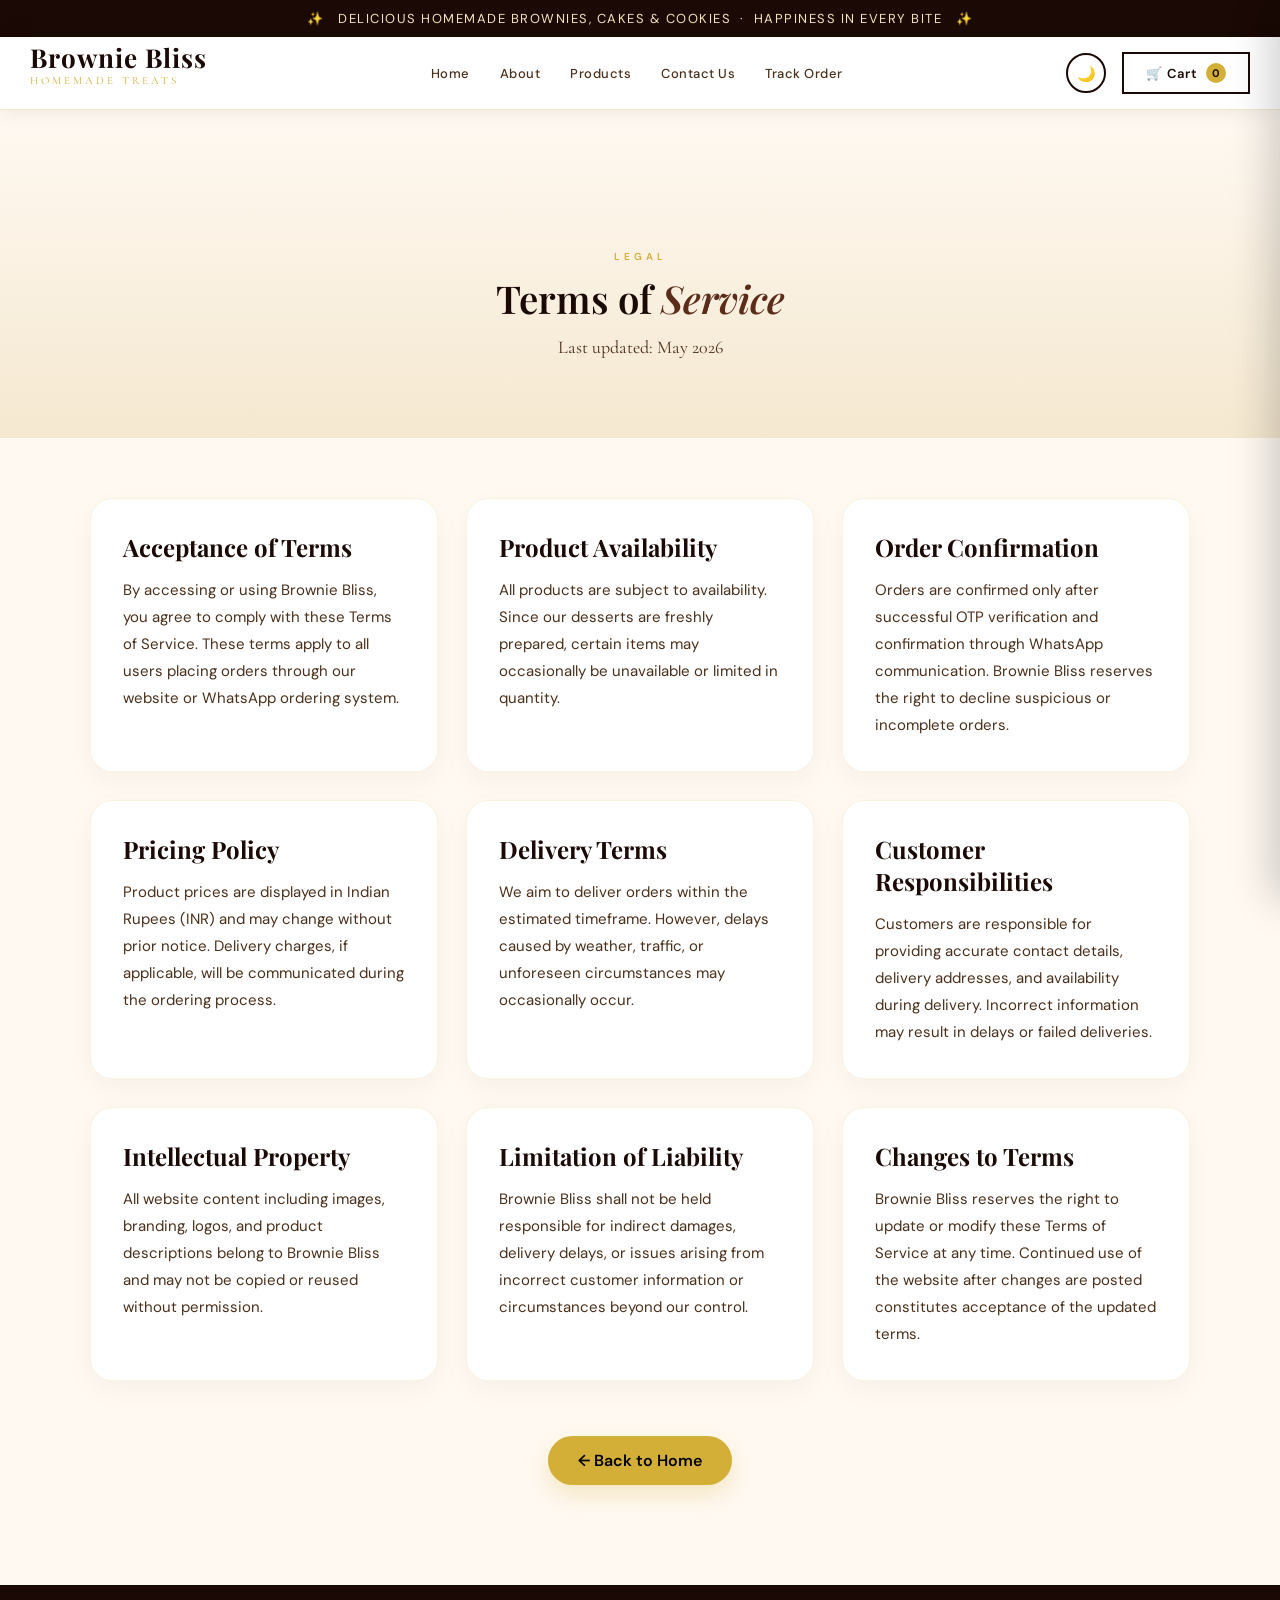
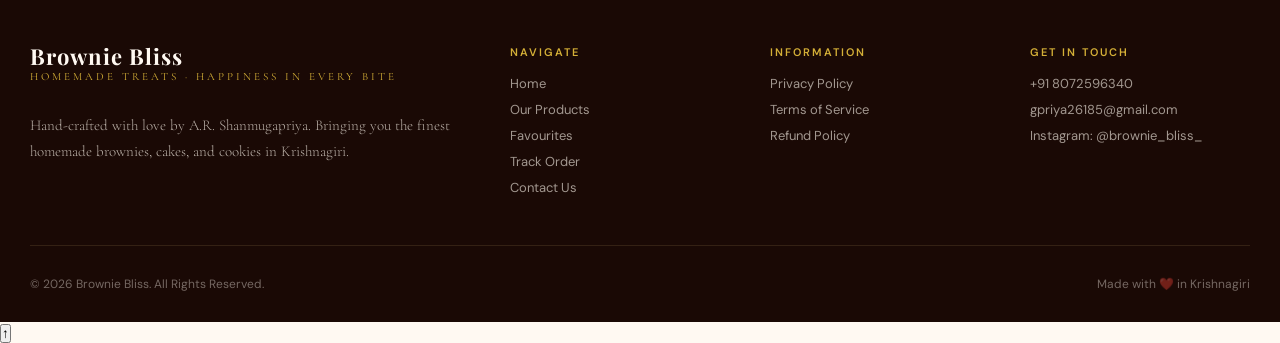
<file: public/terms-of-service.html>
<!DOCTYPE html>
<html lang="en">

<head>
    <meta charset="UTF-8">
    <meta name="viewport" content="width=device-width, initial-scale=1.0">
    <link rel="icon" type="image/png" href="assets/favicon.png">
    <title>Terms of Service — Brownie Bliss</title>
    <link
        href="https://fonts.googleapis.com/css2?family=Playfair+Display:ital,wght@0,400;0,600;0,700;1,400&family=Cormorant+Garamond:wght@300;400;500&family=DM+Sans:wght@300;400;500&display=swap"
        rel="stylesheet">
    <link rel="stylesheet" href="style.css">
    <script>
        (function () {
            try {
                var t = localStorage.getItem('bb_theme') || 'light';
                if (t === 'dark') document.documentElement.classList.add('dark');
            } catch (_) { }
        })();
    </script>
</head>

<body>

    <div class="announcement">✨ &nbsp; DELICIOUS HOMEMADE BROWNIES, CAKES & COOKIES &nbsp;·&nbsp; HAPPINESS IN EVERY
        BITE &nbsp; ✨</div>

    <header>
        <div class="header-inner">
            <a href="index.html" class="logo">
                <span class="logo-name">Brownie Bliss</span>
                <span class="logo-sub">Homemade Treats</span>
            </a>
            <nav>
                <a href="index.html">Home</a>
                <a href="about.html">About</a>
                <a href="products.html">Products</a>
                <a href="contact.html">Contact Us</a>
                <a href="track.html">Track Order</a>
            </nav>
            <button class="menu-toggle" onclick="toggleMenu()">☰</button>
            <div class="header-actions">
                <button id="themeToggleBtn" class="theme-toggle-btn" onclick="toggleTheme()"
                    aria-label="Toggle dark mode">
                    <span id="themeIcon">🌙</span>
                </button>
                <button class="cart-btn" onclick="openCart()">
                    🛒 Cart <span class="cart-count" id="cartBadge">0</span>
                </button>
            </div>
        </div>
    </header>

    <div class="mobile-menu" id="mobileMenu">
        <a href="index.html">Home</a>
        <a href="products.html">Products</a>
        <a href="contact.html">Contact</a>
        <a href="track.html">Track Order</a>
    </div>

    <!-- PAGE HERO -->
    <section class="legal-hero">
        <span class="section-label">Legal</span>
        <h1 class="section-title">Terms of <em>Service</em></h1>
        <p
            style="color: var(--text-mid); font-family: 'Cormorant Garamond', serif; font-size: 18px; max-width: 600px; margin: 0 auto;">
            Last updated: May 2026</p>
    </section>

    <!-- CONTENT -->
    <section style="padding: 60px 24px 100px; background: var(--cream);">
        <div class="legal-container">
            <div class="legal-grid">
                <div class="legal-card">
                    <h2>Acceptance of Terms</h2>
                    <p>
                        By accessing or using Brownie Bliss, you agree to comply with these Terms of Service. These terms apply 
                        to all users placing orders through our website or WhatsApp ordering system.
                    </p>
                </div>
                <div class="legal-card">
                    <h2>Product Availability</h2>
                    <p>
                        All products are subject to availability. Since our desserts are freshly prepared, certain items may 
                        occasionally be unavailable or limited in quantity.
                    </p>
                </div>

                <div class="legal-card">
                    <h2>Order Confirmation</h2>
                    <p>
                        Orders are confirmed only after successful OTP verification and confirmation through WhatsApp 
                        communication. Brownie Bliss reserves the right to decline suspicious or incomplete orders.
                    </p>
                </div>

                <div class="legal-card">
                    <h2>Pricing Policy</h2>
                    <p>
                        Product prices are displayed in Indian Rupees (INR) and may change without prior notice. Delivery 
                        charges, if applicable, will be communicated during the ordering process.
                    </p>
                </div>

                <div class="legal-card">
                    <h2>
                        Delivery Terms</h2>
                    <p>
                        We aim to deliver orders within the estimated timeframe. However, delays caused by weather, traffic, 
                        or unforeseen circumstances may occasionally occur.
                    </p>
                </div>

                <div class="legal-card">
                    <h2>
                        Customer Responsibilities</h2>
                    <p>
                        Customers are responsible for providing accurate contact details, delivery addresses, and 
                        availability during delivery. Incorrect information may result in delays or failed deliveries.
                    </p>
                </div>

                <div class="legal-card">
                    <h2>
                        Intellectual Property</h2>
                    <p>
                        All website content including images, branding, logos, and product descriptions belong to Brownie 
                        Bliss and may not be copied or reused without permission.
                    </p>
                </div>

                <div class="legal-card">
                    <h2>
                        Limitation of Liability</h2>
                    <p>
                        Brownie Bliss shall not be held responsible for indirect damages, delivery delays, or issues arising 
                        from incorrect customer information or circumstances beyond our control.
                    </p>
                </div>

                <div class="legal-card">
                    <h2>Changes to Terms</h2>
                    <p>
                        Brownie Bliss reserves the right to update or modify these Terms of Service at any time. Continued use of the website after changes are posted constitutes acceptance of the updated terms.
                    </p>
                </div>
            </div>
            <div class="legal-back">
                <a href="index.html" class="legal-back-btn">
                    ← Back to Home
                </a>
            </div>
        </div>
    </section>

    <footer id="contact">
        <div class="footer-inner">
            <div class="footer-top">
                <div class="footer-brand">
                    <div class="logo">
                        <span class="logo-name">Brownie Bliss</span>
                        <span class="logo-sub">Homemade Treats · Happiness in every bite</span>
                    </div>
                    <p>Hand-crafted with love by A.R. Shanmugapriya. Bringing you the finest homemade brownies, cakes,
                        and cookies in Krishnagiri.</p>
                </div>
                <div class="footer-col">
                    <h4>Navigate</h4>
                    <a href="index.html">Home</a>
                    <a href="products.html">Our Products</a>
                    <a href="favourites.html">Favourites</a>
                    <a href="track.html">Track Order</a>
                    <a href="contact.html">Contact Us</a>
                </div>
                <div class="footer-col">
                    <h4>Information</h4>
                    <a href="privacy-policy.html">Privacy Policy</a>
                    <a href="terms-of-service.html">Terms of Service</a>
                    <a href="refund-policy.html">Refund Policy</a>
                </div>
                <div class="footer-col">
                    <h4>Get In Touch</h4>
                    <a href="tel:08072596340">+91 8072596340</a>
                    <a href="mailto:gpriya26185@gmail.com">gpriya26185@gmail.com</a>
                    <a href="https://instagram.com/brownie_bliss_" target="_blank" rel="noopener noreferrer">Instagram:
                        @brownie_bliss_</a>
                </div>
            </div>
            <div class="footer-bottom">
                <span>© 2026 Brownie Bliss. All Rights Reserved.</span>
                <span>Made with ❤️ in Krishnagiri</span>
            </div>
        </div>
    </footer>

    <div class="cart-overlay" id="cartOverlay" onclick="closeCart()"></div>
    <div class="cart-sidebar" id="cartSidebar">
        <div class="cart-header">
            <span class="cart-title">Your Cart 🛒</span>
            <button class="cart-close" onclick="closeCart()">✕</button>
        </div>
        <div class="cart-items" id="cartItems"></div>
    </div>

    <div class="toast" id="toast"></div>
    <button id="scrollTopBtn" onclick="scrollToTop()">↑</button>
    <script src="script.js"></script>
</body>

</html>
</file>
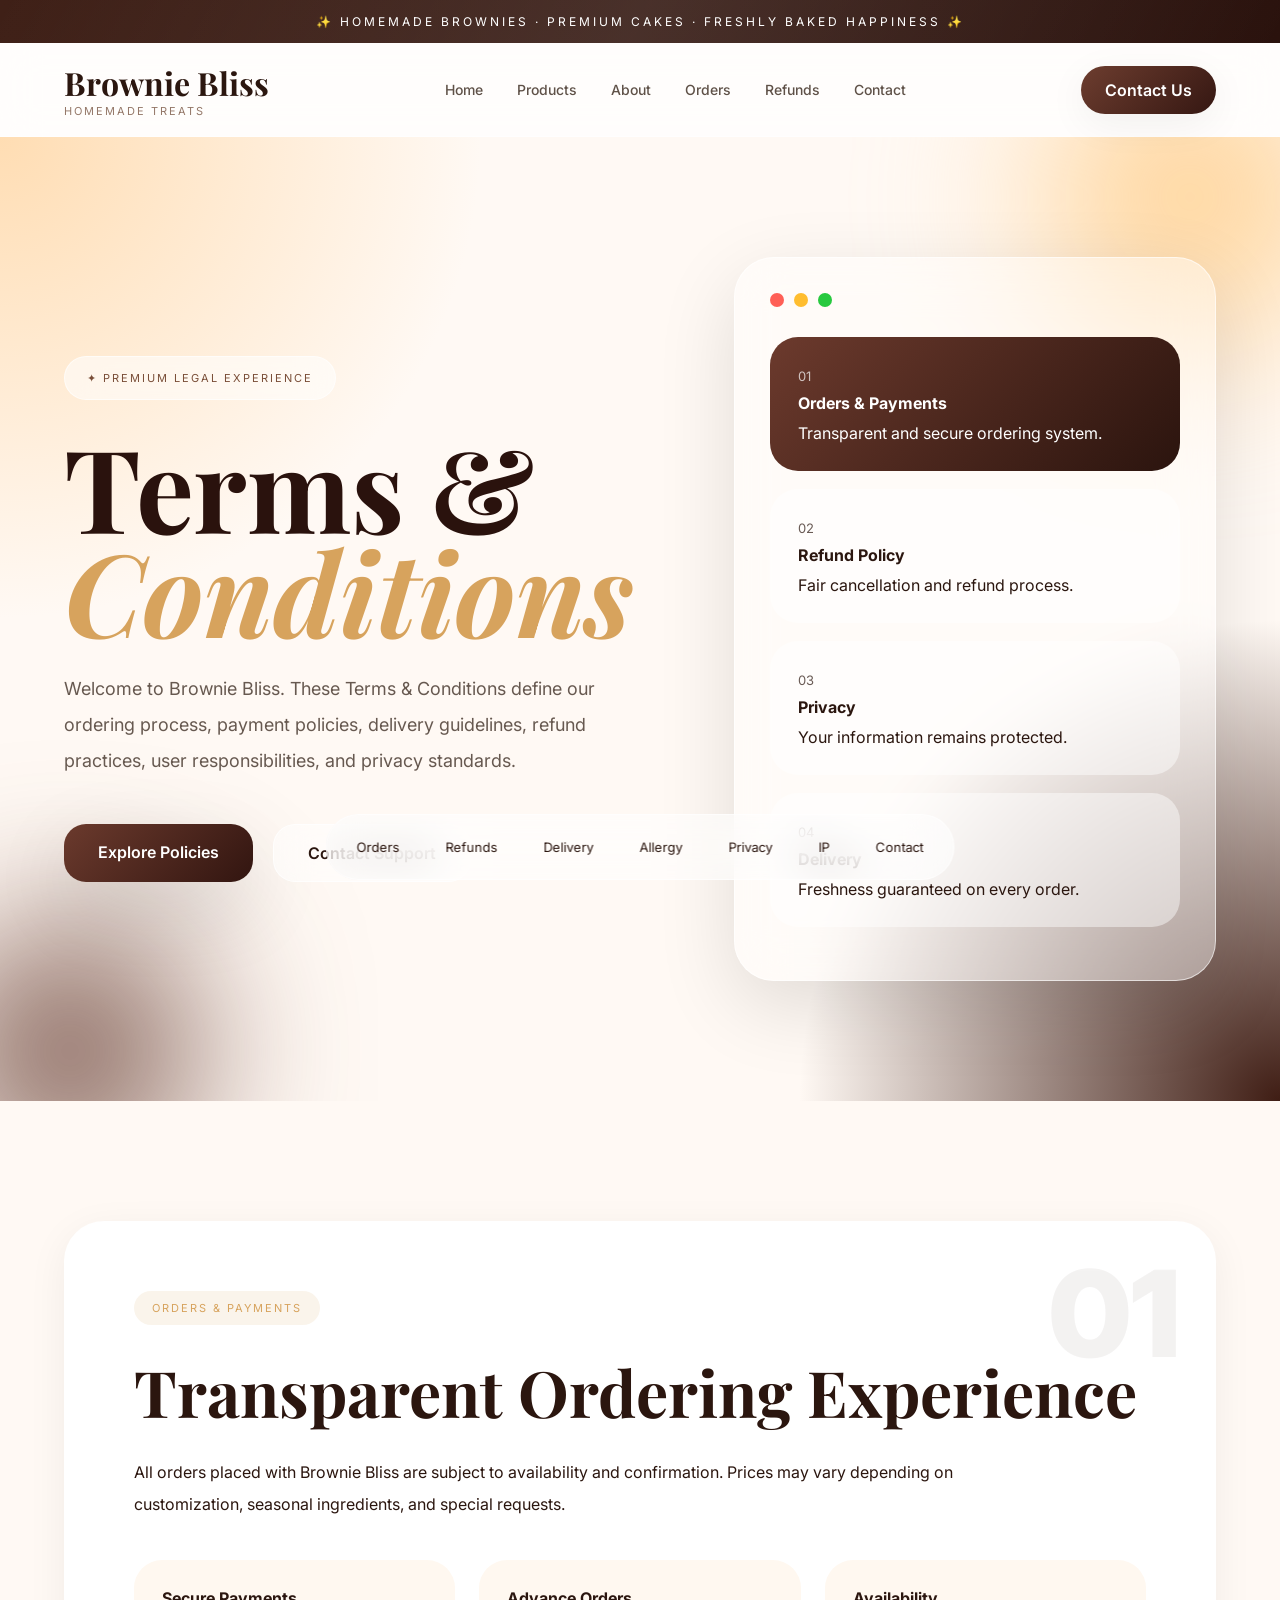
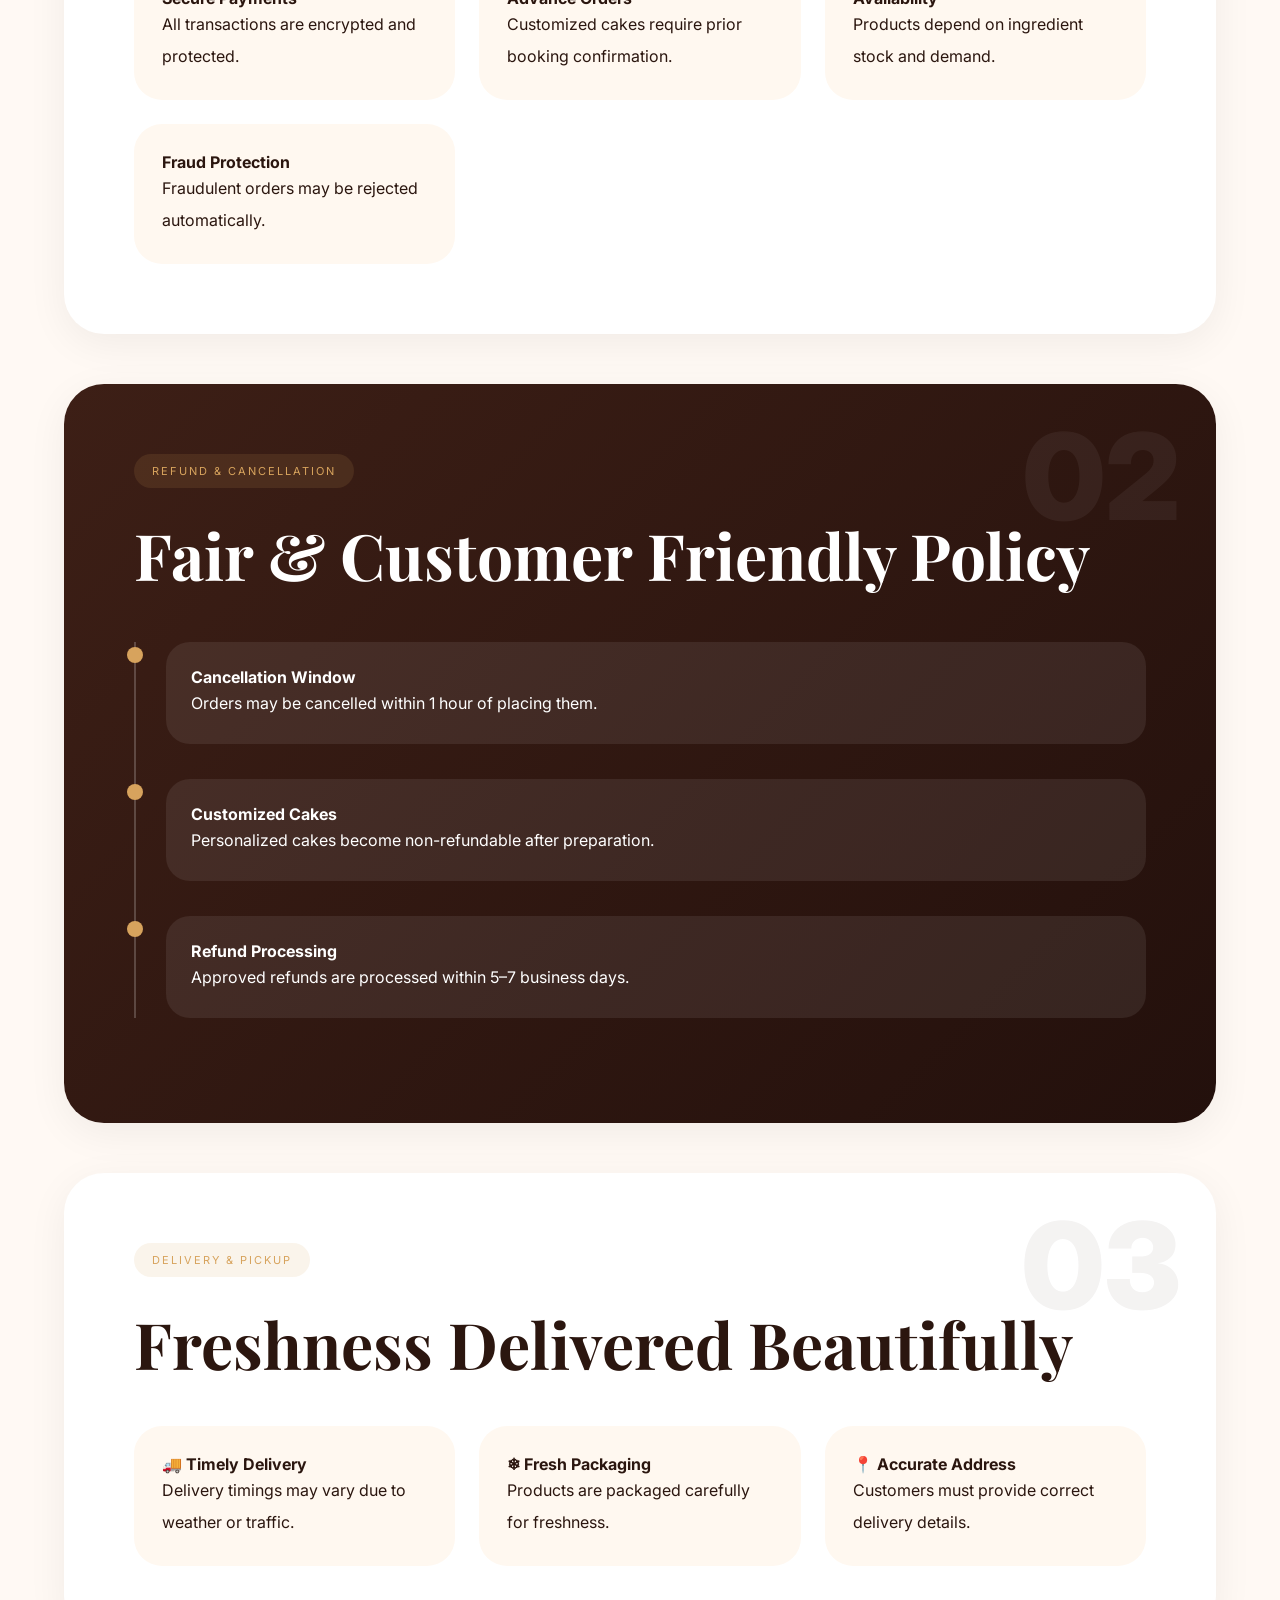
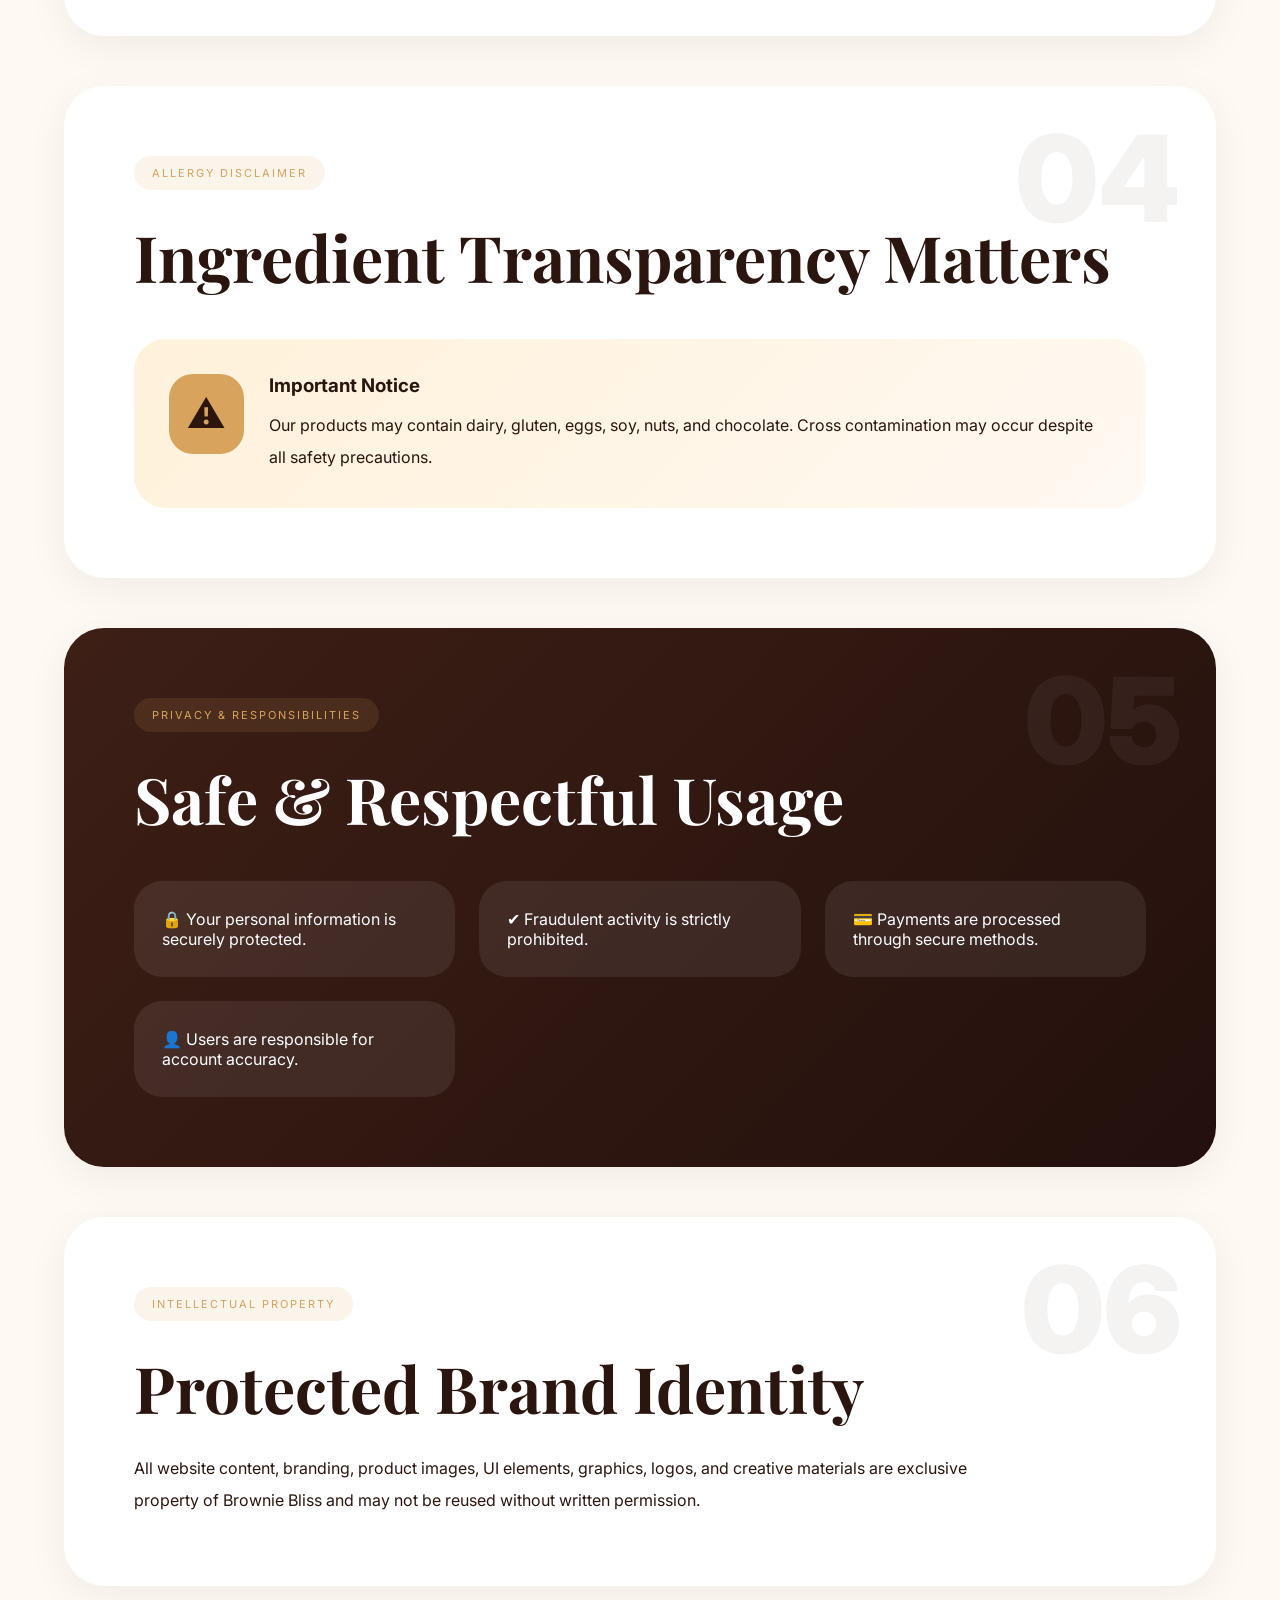
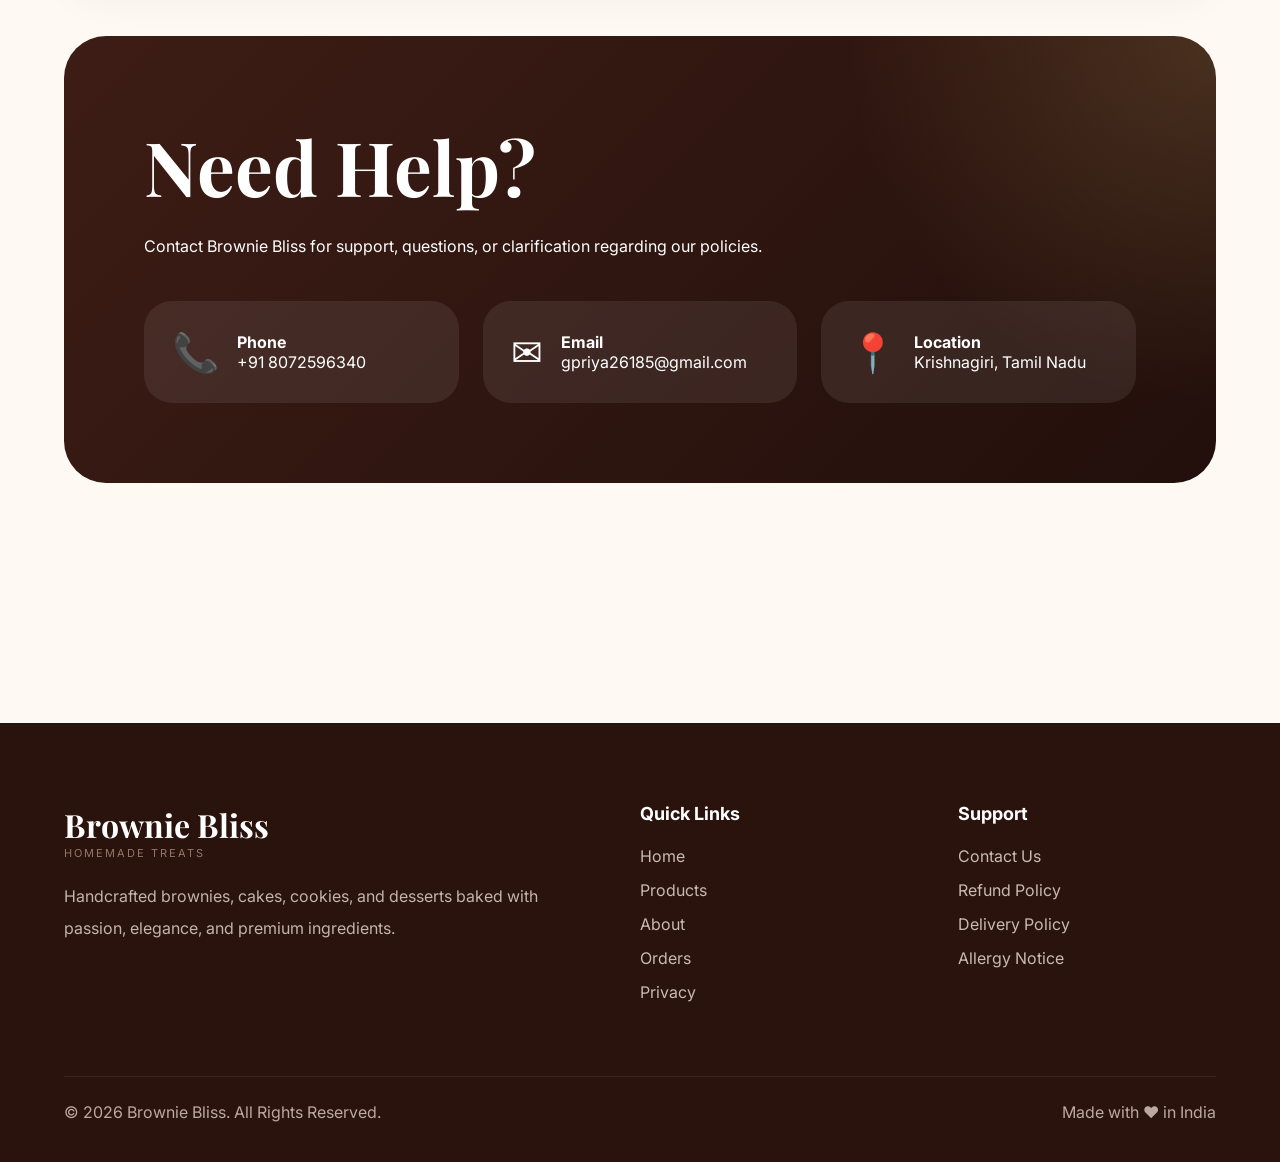
<file: public/terms.html>
<!doctype html>
<html lang="en" class="smooth-scroll">
  <head>
    <meta charset="UTF-8" />
    <meta name="viewport" content="width=device-width, initial-scale=1.0" />

    <title>Terms & Conditions | Brownie Bliss</title>

    <link rel="icon" type="image/png" href="assets/favicon.png" />

    <link
      href="https://fonts.googleapis.com/css2?family=Playfair+Display:wght@400;500;600;700;800&family=Inter:wght@300;400;500;600;700&display=swap"
      rel="stylesheet"
    />

    <style>
      :root {
        --bg: #fff9f4;
        --white: #ffffff;
        --dark: #2b160f;
        --brown: #5b3427;
        --gold: #d7a35d;
        --gold-light: #f6e2c5;
        --text: #5f5148;

        --glass: rgba(255, 255, 255, 0.5);

        --shadow: 0 10px 40px rgba(0, 0, 0, 0.06);

        --shadow-heavy: 0 25px 80px rgba(0, 0, 0, 0.12);

        --radius: 32px;
      }

      * {
        margin: 0;
        padding: 0;
        box-sizing: border-box;
      }

      html {
        scroll-behavior: smooth;
      }

      body {
        font-family: "Inter", sans-serif;
        background: var(--bg);
        color: var(--dark);
        overflow-x: hidden;
      }

      img {
        max-width: 100%;
      }

      a {
        text-decoration: none;
        color: inherit;
      }

      /* ===================================== */
      /* CUSTOM SCROLLBAR */
      /* ===================================== */

      ::-webkit-scrollbar {
        width: 10px;
      }

      ::-webkit-scrollbar-thumb {
        background: linear-gradient(var(--gold), #b97d34);
        border-radius: 999px;
      }

      /* ===================================== */
      /* ANNOUNCEMENT */
      /* ===================================== */

      .announcement {
        background: linear-gradient(90deg, #3f2017, #2a120d);

        color: white;

        text-align: center;

        padding: 14px;

        font-size: 12px;

        letter-spacing: 3px;

        text-transform: uppercase;

        position: relative;

        overflow: hidden;
      }

      .announcement::before {
        content: "";

        position: absolute;

        inset: 0;

        background: linear-gradient(
          120deg,
          transparent,
          rgba(255, 255, 255, 0.1),
          transparent
        );

        animation: shine 5s linear infinite;
      }

      @keyframes shine {
        0% {
          transform: translateX(-100%);
        }

        100% {
          transform: translateX(100%);
        }
      }

      /* ===================================== */
      /* HEADER */
      /* ===================================== */

      header {
        position: sticky;

        top: 0;

        z-index: 1000;

        backdrop-filter: blur(20px);

        background: rgba(255, 255, 255, 0.7);

        border-bottom: 1px solid rgba(255, 255, 255, 0.5);
      }

      .header-inner {
        max-width: 1500px;

        margin: auto;

        display: flex;

        align-items: center;

        justify-content: space-between;

        padding: 18px 5%;
      }

      .logo {
        display: flex;

        flex-direction: column;
      }

      .logo-name {
        font-family: "Playfair Display", serif;

        font-size: 32px;

        color: var(--dark);

        font-weight: 700;
      }

      .logo-sub {
        font-size: 11px;

        letter-spacing: 2px;

        color: #947768;

        text-transform: uppercase;
      }

      nav {
        display: flex;

        align-items: center;

        gap: 34px;
      }

      nav a {
        position: relative;

        font-size: 14px;

        font-weight: 500;

        color: var(--text);

        transition: 0.3s ease;
      }

      nav a::after {
        content: "";

        position: absolute;

        left: 0;

        bottom: -8px;

        width: 0;

        height: 2px;

        background: var(--gold);

        transition: 0.3s ease;
      }

      nav a:hover::after {
        width: 100%;
      }

      nav a:hover {
        color: var(--dark);
      }

      .header-btn {
        padding: 14px 24px;

        border-radius: 999px;

        background: linear-gradient(135deg, #6d3d2f, #351712);

        color: white;

        font-weight: 600;

        transition: 0.4s ease;

        box-shadow: var(--shadow);
      }

      .header-btn:hover {
        transform: translateY(-4px);

        box-shadow: var(--shadow-heavy);
      }

      .menu-toggle {
        display: none;

        width: 52px;

        height: 52px;

        border: none;

        border-radius: 18px;

        background: white;

        font-size: 24px;

        cursor: pointer;

        box-shadow: var(--shadow);
      }

      .mobile-menu {
        display: none;

        flex-direction: column;

        background: white;

        padding: 25px;

        gap: 20px;
      }

      .mobile-menu a {
        font-size: 15px;

        font-weight: 600;
      }

      /* ===================================== */
      /* HERO */
      /* ===================================== */

      .hero {
        position: relative;

        min-height: 100vh;

        display: flex;

        align-items: center;

        overflow: hidden;

        padding: 120px 5%;
      }

      .hero::before {
        content: "";

        position: absolute;

        inset: 0;

        background:
          radial-gradient(circle at top left, #ffddb3 0%, transparent 30%),
          radial-gradient(circle at bottom right, #3f1d14 0%, transparent 30%);
      }

      .hero-grid {
        position: relative;

        z-index: 2;

        max-width: 1500px;

        margin: auto;

        width: 100%;

        display: grid;

        grid-template-columns: 1.1fr 0.9fr;

        gap: 80px;

        align-items: center;
      }

      .badge {
        display: inline-flex;

        align-items: center;

        gap: 10px;

        padding: 14px 22px;

        border-radius: 999px;

        background: rgba(255, 255, 255, 0.55);

        backdrop-filter: blur(18px);

        border: 1px solid rgba(255, 255, 255, 0.6);

        font-size: 11px;

        text-transform: uppercase;

        letter-spacing: 2px;

        color: #7a4e38;
      }

      .hero-title {
        font-size: clamp(70px, 9vw, 140px);

        line-height: 0.9;

        margin: 35px 0 28px;

        font-family: "Playfair Display", serif;

        color: #2a120d;
      }

      .hero-title span {
        display: block;

        color: var(--gold);

        font-style: italic;
      }

      .hero-desc {
        max-width: 700px;

        line-height: 2;

        color: #675950;

        font-size: 18px;
      }

      .hero-actions {
        display: flex;

        gap: 20px;

        margin-top: 45px;

        flex-wrap: wrap;
      }

      .btn {
        padding: 18px 34px;

        border-radius: 22px;

        font-weight: 600;

        transition: 0.45s ease;
      }

      .btn-primary {
        background: linear-gradient(135deg, #6b3a2d, #321510);

        color: white;

        box-shadow: var(--shadow-heavy);
      }

      .btn-primary:hover {
        transform: translateY(-6px) scale(1.02);
      }

      .btn-secondary {
        background: rgba(255, 255, 255, 0.5);

        backdrop-filter: blur(18px);

        border: 1px solid rgba(255, 255, 255, 0.7);
      }

      .btn-secondary:hover {
        background: white;
      }

      /* HERO CARD */

      .glass-card {
        position: relative;

        overflow: hidden;

        background: rgba(255, 255, 255, 0.4);

        backdrop-filter: blur(25px);

        border: 1px solid rgba(255, 255, 255, 0.6);

        border-radius: 40px;

        padding: 35px;

        box-shadow: var(--shadow-heavy);
      }

      .glass-top {
        display: flex;

        gap: 10px;

        margin-bottom: 30px;
      }

      .dot {
        width: 14px;

        height: 14px;

        border-radius: 50%;
      }

      .red {
        background: #ff5f56;
      }
      .yellow {
        background: #ffbd2f;
      }
      .green {
        background: #27c93f;
      }

      .policy-box {
        padding: 28px;

        border-radius: 28px;

        background: rgba(255, 255, 255, 0.45);

        margin-bottom: 18px;

        transition: 0.45s ease;
      }

      .policy-box:hover {
        transform: translateX(8px);
      }

      .policy-box.active {
        background: linear-gradient(135deg, #6c3a2d, #2b140e);

        color: white;
      }

      .policy-box span {
        font-size: 13px;

        opacity: 0.7;
      }

      .policy-box h4 {
        margin: 8px 0 10px;
      }

      /* ===================================== */
      /* FLOATING NAV */
      /* ===================================== */

      .floating-nav {
        position: fixed;

        left: 50%;

        transform: translateX(-50%);

        bottom: 20px;

        z-index: 999;

        display: flex;

        gap: 10px;

        padding: 12px;

        border-radius: 999px;

        background: rgba(255, 255, 255, 0.55);

        backdrop-filter: blur(22px);

        border: 1px solid rgba(255, 255, 255, 0.6);

        overflow-x: auto;

        max-width: 95%;
      }

      .floating-nav a {
        padding: 12px 18px;

        border-radius: 999px;

        font-size: 13px;

        white-space: nowrap;

        transition: 0.3s ease;
      }

      .floating-nav a:hover {
        background: #34150f;

        color: white;
      }

      /* ===================================== */
      /* MAIN SECTION */
      /* ===================================== */

      .legal-wrapper {
        padding: 120px 5%;
      }

      .legal-card {
        position: relative;

        overflow: hidden;

        background: white;

        border-radius: 40px;

        padding: 70px;

        margin-bottom: 50px;

        box-shadow: var(--shadow);
      }

      .legal-card.dark {
        background: linear-gradient(135deg, #3d1f16, #23100c);

        color: white;
      }

      .card-number {
        position: absolute;

        right: 35px;

        top: 20px;

        font-size: 120px;

        font-weight: 900;

        opacity: 0.05;
      }

      .tag {
        display: inline-block;

        padding: 10px 18px;

        border-radius: 999px;

        background: rgba(215, 163, 93, 0.12);

        color: var(--gold);

        text-transform: uppercase;

        font-size: 11px;

        letter-spacing: 2px;

        margin-bottom: 24px;
      }

      .legal-card h2 {
        font-family: "Playfair Display", serif;

        font-size: clamp(38px, 5vw, 65px);

        margin-bottom: 22px;
      }

      .legal-card p {
        line-height: 2;

        max-width: 900px;
      }

      /* GRID */

      .grid {
        margin-top: 40px;

        display: grid;

        grid-template-columns: repeat(auto-fit, minmax(240px, 1fr));

        gap: 24px;
      }

      .mini-card {
        padding: 28px;

        border-radius: 28px;

        background: #fff8f0;

        transition: 0.45s ease;
      }

      .mini-card:hover {
        transform: translateY(-10px);

        box-shadow: var(--shadow-heavy);
      }

      .dark .mini-card {
        background: rgba(255, 255, 255, 0.08);
      }

      /* TIMELINE */

      .timeline {
        margin-top: 45px;

        border-left: 2px solid rgba(255, 255, 255, 0.2);

        padding-left: 30px;
      }

      .timeline-item {
        position: relative;

        margin-bottom: 35px;
      }

      .timeline-dot {
        position: absolute;

        left: -39px;

        top: 5px;

        width: 16px;

        height: 16px;

        border-radius: 50%;

        background: var(--gold);
      }

      .timeline-box {
        padding: 25px;

        border-radius: 24px;

        background: rgba(255, 255, 255, 0.08);
      }

      /* ALERT */

      .alert {
        margin-top: 40px;

        display: flex;

        gap: 25px;

        align-items: flex-start;

        padding: 35px;

        border-radius: 32px;

        background: linear-gradient(135deg, #fff1da, #fff9f2);
      }

      .alert-icon {
        width: 80px;

        height: 80px;

        border-radius: 24px;

        display: flex;

        align-items: center;

        justify-content: center;

        background: var(--gold);

        font-size: 38px;
      }

      /* CONTACT */

      .contact-section {
        position: relative;

        overflow: hidden;

        background: linear-gradient(135deg, #3d1d15, #220f0b);

        color: white;

        border-radius: 42px;

        padding: 80px;
      }

      .contact-section::before {
        content: "";

        position: absolute;

        inset: 0;

        background: radial-gradient(
          circle at top right,
          rgba(255, 220, 130, 0.15),
          transparent 30%
        );
      }

      .contact-inner {
        position: relative;

        z-index: 2;
      }

      .contact-inner h2 {
        font-family: "Playfair Display", serif;

        font-size: clamp(42px, 6vw, 75px);

        margin-bottom: 20px;
      }

      .contact-grid {
        margin-top: 45px;

        display: grid;

        grid-template-columns: repeat(auto-fit, minmax(250px, 1fr));

        gap: 24px;
      }

      .contact-box {
        padding: 28px;

        border-radius: 28px;

        background: rgba(255, 255, 255, 0.08);

        display: flex;

        gap: 18px;

        align-items: center;
      }

      .contact-box span {
        font-size: 38px;
      }

      /* ===================================== */
      /* FOOTER */
      /* ===================================== */

      footer {
        margin-top: 120px;

        background: #2a120d;

        color: white;

        padding: 80px 5% 40px;
      }

      .footer-grid {
        max-width: 1500px;

        margin: auto;

        display: grid;

        grid-template-columns: 2fr 1fr 1fr;

        gap: 60px;
      }

      .footer-brand p {
        margin-top: 20px;

        line-height: 2;

        color: #c4b4aa;
      }

      .footer-col h4 {
        margin-bottom: 22px;

        font-size: 18px;
      }

      .footer-col a {
        display: block;

        margin-bottom: 14px;

        color: #c9bbb2;

        transition: 0.3s ease;
      }

      .footer-col a:hover {
        color: white;

        transform: translateX(5px);
      }

      .footer-bottom {
        margin-top: 60px;

        padding-top: 25px;

        border-top: 1px solid rgba(255, 255, 255, 0.08);

        display: flex;

        justify-content: space-between;

        flex-wrap: wrap;

        gap: 15px;

        color: #bca99e;
      }

      /* ===================================== */
      /* REVEAL */
      /* ===================================== */

      .reveal {
        opacity: 0;

        transform: translateY(60px);

        transition: 1s ease;
      }

      .reveal.active {
        opacity: 1;

        transform: translateY(0);
      }

      /* ===================================== */
      /* ORBS */
      /* ===================================== */

      .orb {
        position: absolute;

        border-radius: 50%;

        filter: blur(90px);

        animation: float 8s ease-in-out infinite;
      }

      .orb1 {
        width: 280px;

        height: 280px;

        background: #ffd08f;

        top: -80px;

        right: -50px;
      }

      .orb2 {
        width: 220px;

        height: 220px;

        background: #5b2e22;

        bottom: -60px;

        left: -40px;
      }

      @keyframes float {
        0%,
        100% {
          transform: translateY(0);
        }

        50% {
          transform: translateY(-25px);
        }
      }

      /* ===================================== */
      /* MOBILE */
      /* ===================================== */

      @media (max-width: 1100px) {
        .hero-grid {
          grid-template-columns: 1fr;
        }

        nav {
          display: none;
        }

        .menu-toggle {
          display: block;
        }

        .mobile-menu.show {
          display: flex;
        }
      }

      @media (max-width: 768px) {
        .hero-title {
          font-size: 64px;
        }

        .hero-actions {
          flex-direction: column;
        }

        .btn {
          width: 100%;
          text-align: center;
        }

        .legal-card {
          padding: 40px 30px;
        }

        .contact-section {
          padding: 50px 30px;
        }

        .footer-grid {
          grid-template-columns: 1fr;
        }

        .floating-nav {
          bottom: 12px;
        }
      }
    </style>
  </head>

  <body>
    <!-- ===================================== -->
    <!-- ANNOUNCEMENT -->
    <!-- ===================================== -->

    <div class="announcement">
      ✨ HOMEMADE BROWNIES · PREMIUM CAKES · FRESHLY BAKED HAPPINESS ✨
    </div>

    <!-- ===================================== -->
    <!-- HEADER -->
    <!-- ===================================== -->

    <header>
      <div class="header-inner">
        <a href="index.html" class="logo">
          <span class="logo-name"> Brownie Bliss </span>

          <span class="logo-sub"> Homemade Treats </span>
        </a>

        <nav>
          <a href="index.html">Home</a>

          <a href="products.html">Products</a>

          <a href="about.html">About</a>

          <a href="#orders">Orders</a>

          <a href="#refunds">Refunds</a>

          <a href="#contact">Contact</a>
        </nav>

        <a href="contact.html" class="header-btn"> Contact Us </a>

        <button class="menu-toggle" id="menuBtn">☰</button>
      </div>

      <div class="mobile-menu" id="mobileMenu">
        <a href="index.html">Home</a>

        <a href="products.html">Products</a>

        <a href="about.html">About</a>

        <a href="#orders">Orders</a>

        <a href="#refunds">Refunds</a>

        <a href="#contact">Contact</a>
      </div>
    </header>

    <!-- ===================================== -->
    <!-- HERO -->
    <!-- ===================================== -->

    <section class="hero">
      <div class="orb orb1"></div>
      <div class="orb orb2"></div>

      <div class="hero-grid">
        <div>
          <span class="badge"> ✦ Premium Legal Experience </span>

          <h1 class="hero-title">
            Terms &
            <span>Conditions</span>
          </h1>

          <p class="hero-desc">
            Welcome to Brownie Bliss. These Terms & Conditions define our
            ordering process, payment policies, delivery guidelines, refund
            practices, user responsibilities, and privacy standards.
          </p>

          <div class="hero-actions">
            <a href="#legal" class="btn btn-primary"> Explore Policies </a>

            <a href="contact.html" class="btn btn-secondary">
              Contact Support
            </a>
          </div>
        </div>

        <!-- RIGHT CARD -->

        <div class="glass-card">
          <div class="glass-top">
            <div class="dot red"></div>
            <div class="dot yellow"></div>
            <div class="dot green"></div>
          </div>

          <div class="policy-box active">
            <span>01</span>

            <h4>Orders & Payments</h4>

            <p>Transparent and secure ordering system.</p>
          </div>

          <div class="policy-box">
            <span>02</span>

            <h4>Refund Policy</h4>

            <p>Fair cancellation and refund process.</p>
          </div>

          <div class="policy-box">
            <span>03</span>

            <h4>Privacy</h4>

            <p>Your information remains protected.</p>
          </div>

          <div class="policy-box">
            <span>04</span>

            <h4>Delivery</h4>

            <p>Freshness guaranteed on every order.</p>
          </div>
        </div>
      </div>
    </section>

    <!-- ===================================== -->
    <!-- FLOATING NAV -->
    <!-- ===================================== -->

    <div class="floating-nav">
      <a href="#orders">Orders</a>

      <a href="#refunds">Refunds</a>

      <a href="#delivery">Delivery</a>

      <a href="#allergy">Allergy</a>

      <a href="#privacy">Privacy</a>

      <a href="#property">IP</a>

      <a href="#contact">Contact</a>
    </div>

    <!-- ===================================== -->
    <!-- MAIN -->
    <!-- ===================================== -->

    <main class="legal-wrapper" id="legal">
      <!-- ORDERS -->

      <section class="legal-card reveal" id="orders">
        <div class="card-number">01</div>

        <span class="tag"> Orders & Payments </span>

        <h2>Transparent Ordering Experience</h2>

        <p>
          All orders placed with Brownie Bliss are subject to availability and
          confirmation. Prices may vary depending on customization, seasonal
          ingredients, and special requests.
        </p>

        <div class="grid">
          <div class="mini-card">
            <h4>Secure Payments</h4>

            <p>All transactions are encrypted and protected.</p>
          </div>

          <div class="mini-card">
            <h4>Advance Orders</h4>

            <p>Customized cakes require prior booking confirmation.</p>
          </div>

          <div class="mini-card">
            <h4>Availability</h4>

            <p>Products depend on ingredient stock and demand.</p>
          </div>

          <div class="mini-card">
            <h4>Fraud Protection</h4>

            <p>Fraudulent orders may be rejected automatically.</p>
          </div>
        </div>
      </section>

      <!-- REFUND -->

      <section class="legal-card dark reveal" id="refunds">
        <div class="card-number">02</div>

        <span class="tag"> Refund & Cancellation </span>

        <h2>Fair & Customer Friendly Policy</h2>

        <div class="timeline">
          <div class="timeline-item">
            <div class="timeline-dot"></div>

            <div class="timeline-box">
              <h4>Cancellation Window</h4>

              <p>Orders may be cancelled within 1 hour of placing them.</p>
            </div>
          </div>

          <div class="timeline-item">
            <div class="timeline-dot"></div>

            <div class="timeline-box">
              <h4>Customized Cakes</h4>

              <p>Personalized cakes become non-refundable after preparation.</p>
            </div>
          </div>

          <div class="timeline-item">
            <div class="timeline-dot"></div>

            <div class="timeline-box">
              <h4>Refund Processing</h4>

              <p>Approved refunds are processed within 5–7 business days.</p>
            </div>
          </div>
        </div>
      </section>

      <!-- DELIVERY -->

      <section class="legal-card reveal" id="delivery">
        <div class="card-number">03</div>

        <span class="tag"> Delivery & Pickup </span>

        <h2>Freshness Delivered Beautifully</h2>

        <div class="grid">
          <div class="mini-card">
            <h4>🚚 Timely Delivery</h4>

            <p>Delivery timings may vary due to weather or traffic.</p>
          </div>

          <div class="mini-card">
            <h4>❄ Fresh Packaging</h4>

            <p>Products are packaged carefully for freshness.</p>
          </div>

          <div class="mini-card">
            <h4>📍 Accurate Address</h4>

            <p>Customers must provide correct delivery details.</p>
          </div>
        </div>
      </section>

      <!-- ALLERGY -->

      <section class="legal-card reveal" id="allergy">
        <div class="card-number">04</div>

        <span class="tag"> Allergy Disclaimer </span>

        <h2>Ingredient Transparency Matters</h2>

        <div class="alert">
          <div class="alert-icon">⚠</div>

          <div>
            <h3 style="margin-bottom: 12px">Important Notice</h3>

            <p>
              Our products may contain dairy, gluten, eggs, soy, nuts, and
              chocolate. Cross contamination may occur despite all safety
              precautions.
            </p>
          </div>
        </div>
      </section>

      <!-- PRIVACY -->

      <section class="legal-card dark reveal" id="privacy">
        <div class="card-number">05</div>

        <span class="tag"> Privacy & Responsibilities </span>

        <h2>Safe & Respectful Usage</h2>

        <div class="grid">
          <div class="mini-card">
            🔒 Your personal information is securely protected.
          </div>

          <div class="mini-card">
            ✔ Fraudulent activity is strictly prohibited.
          </div>

          <div class="mini-card">
            💳 Payments are processed through secure methods.
          </div>

          <div class="mini-card">
            👤 Users are responsible for account accuracy.
          </div>
        </div>
      </section>

      <!-- IP -->

      <section class="legal-card reveal" id="property">
        <div class="card-number">06</div>

        <span class="tag"> Intellectual Property </span>

        <h2>Protected Brand Identity</h2>

        <p>
          All website content, branding, product images, UI elements, graphics,
          logos, and creative materials are exclusive property of Brownie Bliss
          and may not be reused without written permission.
        </p>
      </section>

      <!-- CONTACT -->

      <section class="contact-section reveal" id="contact">
        <div class="contact-inner">
          <h2>Need Help?</h2>

          <p>
            Contact Brownie Bliss for support, questions, or clarification
            regarding our policies.
          </p>

          <div class="contact-grid">
            <div class="contact-box">
              <span>📞</span>

              <div>
                <h4>Phone</h4>

                <p>+91 8072596340</p>
              </div>
            </div>

            <div class="contact-box">
              <span>✉</span>

              <div>
                <h4>Email</h4>

                <p>gpriya26185@gmail.com</p>
              </div>
            </div>

            <div class="contact-box">
              <span>📍</span>

              <div>
                <h4>Location</h4>

                <p>Krishnagiri, Tamil Nadu</p>
              </div>
            </div>
          </div>
        </div>
      </section>
    </main>

    <!-- ===================================== -->
    <!-- FOOTER -->
    <!-- ===================================== -->

    <footer>
      <div class="footer-grid">
        <div class="footer-brand">
          <div class="logo">
            <span class="logo-name" style="color: white"> Brownie Bliss </span>

            <span class="logo-sub"> Homemade Treats </span>
          </div>

          <p>
            Handcrafted brownies, cakes, cookies, and desserts baked with
            passion, elegance, and premium ingredients.
          </p>
        </div>

        <div class="footer-col">
          <h4>Quick Links</h4>

          <a href="index.html">Home</a>

          <a href="products.html">Products</a>

          <a href="about.html">About</a>

          <a href="#orders">Orders</a>

          <a href="#privacy">Privacy</a>
        </div>

        <div class="footer-col">
          <h4>Support</h4>

          <a href="contact.html">Contact Us</a>

          <a href="#refunds">Refund Policy</a>

          <a href="#delivery">Delivery Policy</a>

          <a href="#allergy">Allergy Notice</a>
        </div>
      </div>

      <div class="footer-bottom">
        <span> © 2026 Brownie Bliss. All Rights Reserved. </span>

        <span> Made with ❤️ in India </span>
      </div>
    </footer>

    <!-- ===================================== -->
    <!-- SCRIPT -->
    <!-- ===================================== -->

    <script>
      /* MOBILE MENU */

      const menuBtn = document.getElementById("menuBtn");

      const mobileMenu = document.getElementById("mobileMenu");

      menuBtn.addEventListener("click", () => {
        mobileMenu.classList.toggle("show");
      });

      /* REVEAL */

      const reveals = document.querySelectorAll(".reveal");

      const observer = new IntersectionObserver(
        (entries) => {
          entries.forEach((entry) => {
            if (entry.isIntersecting) {
              entry.target.classList.add("active");
            }
          });
        },
        {
          threshold: 0.15,
        },
      );

      reveals.forEach((el) => {
        observer.observe(el);
      });
    </script>
  </body>
</html>
</file>
<file: public/style.css>
style.css html {
  scroll-behavior: smooth;
}

:root {
  --color-primary: #4a2c0a;
  --brown-mid: #3c1e14;
  --color-accent: #d2691e;
  --brand-red: #8b0000;
  --gold: #d4af37;
  --gold-light: #f4e4bc;
  --cream: #fff9f2;
  --cream-dark: #f5e8d0;
  --text-dark: #1a0f08;
  --text-mid: #4a2f1a;
  --white: #fff;
  --shadow-sm: 0 2px 4px rgba(26, 9, 5, 0.05);
  --shadow-md: 0 10px 30px rgba(26, 9, 5, 0.1);
  --shadow-lg: 0 20px 50px rgba(26, 9, 5, 0.15);
  --radius-sm: 4px;
  --radius-md: 12px;
  --radius-lg: 20px;
  --glass: rgba(255, 255, 255, 0.15);
  --glass-border: rgba(255, 255, 255, 0.2);
}

html.dark {
  --cream: #121212;
  --cream-dark: #1e1e1e;
  --white: #1a1a1a;

  --text-dark: #f5f5f5;
  --text-mid: #d1d1d1;

  --brown-dark: #f5e6ca;
  --brown-mid: #d6b98c;
  --brown-warm: #e0b97f;

  --glass: rgba(255, 255, 255, 0.08);
  --glass-border: rgba(255, 255, 255, 0.15);
}

* {
  margin: 0;
  padding: 0;
  box-sizing: border-box;
}

body {
  background: var(--cream);
  color: var(--text-dark);
  font-family: "DM Sans", sans-serif;
  overflow-x: hidden;
  width: 100%;
  max-width: 100%;
}

/* ANNOUNCEMENT BAR */
.announcement {
  background: var(--color-primary);
  color: var(--gold-light);
  text-align: center;
  padding: 10px 20px;
  font-size: 13px;
  letter-spacing: 1.5px;
  font-family: "DM Sans", sans-serif;
  font-weight: 400;
}

/* HEADER */
header {
  background: var(--white);
  border-bottom: 1px solid var(--cream-dark);
  position: sticky;
  top: 0;
  z-index: 1000;
  box-shadow: 0 2px 20px rgba(44, 24, 16, 0.08);
}

.header-inner {
  max-width: 1300px;
  margin: 0 auto;
  padding: 0 30px;
  display: flex;
  align-items: center;
  justify-content: space-between;
  height: 72px;
}

.logo {
  display: flex;
  flex-direction: column;
  line-height: 1;
}

.logo-name {
  font-family: "Playfair Display", serif;
  font-size: 26px;
  font-weight: 700;
  color: var(--color-primary);
  letter-spacing: 1px;
  margin-bottom: 4px;
}

.logo-sub {
  font-family: "Cormorant Garamond", serif;
  font-size: 11px;
  letter-spacing: 3px;
  color: var(--gold);
  text-transform: uppercase;
  margin-bottom: 15px;
}

nav {
  display: flex;
  gap: 30px;
  align-items: center;
}

nav a {
  text-decoration: none;
  color: var(--text-mid);
  font-size: 13px;
  letter-spacing: 0.5px;
  font-weight: 500;
  transition: color 0.2s;
  position: relative;
}

nav a::after {
  content: "";
  position: absolute;
  bottom: -3px;
  left: 0;
  right: 0;
  height: 1px;
  background: var(--gold);
  transform: scaleX(0);
  transition: transform 0.25s;
}

nav a:hover::after {
  transform: scaleX(1);
}

nav a:hover {
  color: var(--color-primary);
}

.header-actions {
  display: flex;
  gap: 16px;
  align-items: center;
}

.cart-btn {
  position: relative;
  background: none;
  border: 2px solid var(--color-primary);
  color: var(--color-primary);
  padding: 9px 22px;
  font-family: "DM Sans", sans-serif;
  font-size: 13px;
  font-weight: 600;
  letter-spacing: 1px;
  cursor: pointer;
  transition: all 0.2s;
  border-radius: 0;
  display: flex;
  align-items: center;
  gap: 8px;
}

.cart-btn:hover {
  background: var(--color-primary);
  color: var(--white);
}

.cart-count {
  background: var(--gold);
  color: var(--color-primary);
  border-radius: 50%;
  width: 20px;
  height: 20px;
  font-size: 11px;
  font-weight: 700;
  display: flex;
  align-items: center;
  justify-content: center;
}

/* HERO */
.hero {
  background: var(--color-primary);
  position: relative;
  overflow: hidden;
  min-height: 520px;
  display: flex;
  align-items: center;
}

.hero-bg {
  position: absolute;
  inset: 0;
  background:
    radial-gradient(
      ellipse at 30% 50%,
      rgba(201, 169, 110, 0.15) 0%,
      transparent 60%
    ),
    radial-gradient(
      ellipse at 80% 20%,
      rgba(139, 69, 19, 0.3) 0%,
      transparent 50%
    ),
    linear-gradient(135deg, #2c1810 0%, #3d1f10 50%, #1a0c06 100%);
}

.hero-pattern {
  position: absolute;
  inset: 0;
  opacity: 0.04;
  background-image: repeating-linear-gradient(
    45deg,
    var(--gold) 0,
    var(--gold) 1px,
    transparent 0,
    transparent 50%
  );
  background-size: 20px 20px;
}

.hero-content {
  position: relative;
  max-width: 1300px;
  margin: 0 auto;
  padding: 80px 30px;
  display: grid;
  grid-template-columns: 1fr 1fr;
  gap: 60px;
  align-items: center;
  width: 100%;
}

.hero-text {
  color: var(--white);
}

.hero-badge {
  display: inline-block;
  border: 1px solid var(--gold);
  color: var(--gold);
  font-size: 10px;
  letter-spacing: 3px;
  text-transform: uppercase;
  padding: 6px 16px;
  margin-bottom: 24px;
  font-family: "DM Sans", sans-serif;
}

.hero-title {
  font-family: "Playfair Display", serif;
  font-size: clamp(36px, 4vw, 56px);
  font-weight: 700;
  line-height: 1.15;
  color: var(--cream);
  margin-bottom: 20px;
}

.hero-title em {
  font-style: italic;
  color: var(--gold);
}

.hero-desc {
  font-family: "Cormorant Garamond", serif;
  font-size: 18px;
  color: rgba(253, 246, 237, 0.7);
  line-height: 1.7;
  margin-bottom: 36px;
  font-weight: 300;
}

.hero-cta {
  display: inline-flex;
  align-items: center;
  gap: 12px;
  background: var(--gold);
  color: var(--color-primary);
  padding: 14px 36px;
  text-decoration: none;
  font-size: 13px;
  font-weight: 700;
  letter-spacing: 1.5px;
  text-transform: uppercase;
  transition: all 0.25s;
  font-family: 'DM Sans', sans-serif;
  cursor: pointer;
  border: none;
  cursor: pointer;
  transition: 0.3s ease;
}

.hero-cta:hover {
  background: var(--cream);
  transform: translateY(-2px);
  box-shadow: 0 10px 20px rgba(217, 119, 87, 0.3);
}

.hero-visual {
  display: grid;
  grid-template-columns: 1fr 1fr;
  gap: 12px;
}

.hero-card {
  background: var(--glass);
  backdrop-filter: blur(14px);
  -webkit-backdrop-filter: blur(14px);
  border: 1px solid var(--glass-border);
  border-radius: var(--radius-md);
  overflow: hidden;
  cursor: pointer;
  transition: all 0.4s cubic-bezier(0.165, 0.84, 0.44, 1);
  box-shadow: var(--shadow-md);
}

.hero-card:hover {
  transform: translateY(-8px) scale(1.02);
  box-shadow: var(--shadow-lg);
  border-color: rgba(212, 175, 55, 0.4);
}

.hero-card:first-child {
  grid-column: span 2;
}

.hero-card img {
  width: 100%;
  height: 200px;
  object-fit: cover;
  display: block;
}

.hero-card:first-child img {
  height: 160px;
}

.hero-card-label {
  padding: 14px 18px;
  font-family: "DM Sans", sans-serif;
  font-size: 13px;
  font-weight: 600;
  color: #fff;
  letter-spacing: 0.5px;
  background: linear-gradient(to bottom, rgba(0, 0, 0, 0), rgba(0, 0, 0, 0.4));
}

.hero-content {
  overflow: hidden;
}

.hero-visual {
  max-width: 100%;
}

/* VALUES STRIP */
.values-strip {
  background: var(--brown-mid);
  padding: 28px 30px;
}

.values-inner {
  max-width: 1300px;
  margin: 0 auto;
  display: flex;
  justify-content: space-around;
  flex-wrap: wrap;
  gap: 20px;
}

.value-item {
  display: flex;
  align-items: center;
  gap: 12px;
  color: var(--cream);
}

.value-icon {
  font-size: 22px;
  opacity: 0.9;
}

.value-text strong {
  display: block;
  font-size: 13px;
  font-weight: 600;
  letter-spacing: 0.5px;
  font-family: "DM Sans", sans-serif;
}

.value-text span {
  font-size: 11px;
  opacity: 0.65;
  font-family: "Cormorant Garamond", serif;
  font-size: 13px;
}

/* SECTION TITLES */
.section-header {
  text-align: center;
  margin-bottom: 48px;
}

.section-label {
  font-family: "DM Sans", sans-serif;
  font-size: 10px;
  letter-spacing: 4px;
  color: var(--gold);
  text-transform: uppercase;
  margin-bottom: 12px;
  display: block;
}

.section-title {
  font-family: "Playfair Display", serif;
  font-size: clamp(28px, 3vw, 40px);
  font-weight: 600;
  color: var(--color-primary);
}

.section-title em {
  font-style: italic;
  color: var(--color-accent);
}

/* CATEGORIES */
.categories-section {
  padding: 80px 30px;
  max-width: 1300px;
  margin: 0 auto;
}

.categories-grid {
  display: grid;
  grid-template-columns: repeat(4, 1fr);
  gap: 20px;
}

.cat-card {
  position: relative;
  overflow: hidden;
  cursor: pointer;
  border-radius: var(--radius-md);
  box-shadow: var(--shadow-md);
  aspect-ratio: 3/4;
  transition: all 0.4s ease;
}

.cat-card:hover {
  transform: translateY(-5px);
  box-shadow: var(--shadow-lg);
}

.cat-card img {
  width: 100%;
  height: 100%;
  object-fit: cover;
  transition: transform 0.4s ease;
  display: block;
}

.cat-card:hover img {
  transform: scale(1.07);
}

.cat-overlay {
  position: absolute;
  inset: 0;
  background: linear-gradient(
    to top,
    rgba(44, 24, 16, 0.85) 0%,
    rgba(44, 24, 16, 0.1) 60%,
    transparent 100%
  );
  display: flex;
  flex-direction: column;
  justify-content: flex-end;
  padding: 24px 20px;
  transition: background 0.3s;
}

.cat-card:hover .cat-overlay {
  background: linear-gradient(
    to top,
    rgba(44, 24, 16, 0.95) 0%,
    rgba(44, 24, 16, 0.3) 60%,
    transparent 100%
  );
}

.cat-name {
  font-family: "Playfair Display", serif;
  font-size: 20px;
  font-weight: 600;
  color: var(--white);
  margin-bottom: 6px;
}

.cat-count {
  font-size: 12px;
  color: var(--gold-light);
  letter-spacing: 1px;
  font-family: "DM Sans", sans-serif;
}

.cat-arrow {
  position: absolute;
  top: 16px;
  right: 16px;
  width: 32px;
  height: 32px;
  background: rgba(255, 255, 255, 0.1);
  border: 1px solid rgba(255, 255, 255, 0.3);
  border-radius: 50%;
  display: flex;
  align-items: center;
  justify-content: center;
  color: white;
  font-size: 14px;
  opacity: 0;
  transition: opacity 0.2s;
}

.cat-card:hover .cat-arrow {
  opacity: 1;
}

/* PRODUCTS SECTION */
.products-section {
  background: var(--cream-dark);
  padding: 80px 30px;
}

.products-inner {
  max-width: 1300px;
  margin: 0 auto;
}

/* FILTER TABS */
.filter-tabs {
  display: flex;
  gap: 8px;
  justify-content: center;
  margin-bottom: 40px;
  flex-wrap: wrap;
}

.filter-tab {
  padding: 8px 20px;
  border: 1px solid var(--brown-mid);
  background: none;
  color: var(--brown-mid);
  font-family: "DM Sans", sans-serif;
  font-size: 12px;
  letter-spacing: 1px;
  cursor: pointer;
  transition: all 0.2s;
  font-weight: 500;
}

.filter-tab.active,
.filter-tab:hover {
  background: var(--color-primary);
  color: var(--cream);
  border-color: var(--color-primary);
}

.products-grid,
.all-products-grid {
  display: grid;
  grid-template-columns: repeat(auto-fill, minmax(240px, 240px));
  justify-content: center;
  gap: 28px;
  width: 100%;
}

/* Responsive adjustments */
@media (max-width: 768px) {
  .products-grid {
    grid-template-columns: repeat(2, 1fr);
  }
}

@media (max-width: 480px) {
  .products-grid {
    grid-template-columns: 1fr;
  }
}

.product-card {
  background: var(--white);
  border-radius: var(--radius-lg);
  overflow: hidden;
  box-shadow: var(--shadow-md);
  transition:
    transform 0.3s ease,
    box-shadow 0.3s ease;
  display: flex;
  flex-direction: column;
  height: 100%;
}

.product-card:hover {
  transform: translateY(-12px);
  box-shadow: var(--shadow-lg);
}

.product-img-wrap {
  position: relative;
  overflow: hidden;
  height: 0;
  padding-top: 75%; /* 4:3 aspect ratio */
}

.product-img-wrap img {
  position: absolute;
  top: 0;
  left: 0;
  width: 100%;
  height: 100%;
  object-fit: cover;
  transition: transform 0.4s;
}

.product-card:hover .product-img-wrap img {
  transform: scale(1.05);
}

.bestseller-badge {
  position: absolute;
  color: var(--color-primary);
  font-size: 10px;
  letter-spacing: 1px;
  text-transform: uppercase;
  padding: 5px 12px;
  font-weight: 700;
  font-family: "DM Sans", sans-serif;
  border-radius: 30px;
  box-shadow: 0 4px 12px rgba(212, 175, 55, 0.4);
  z-index: 10;
}

.favorite-btn {
  position: absolute;
  top: 15px;
  right: 15px;
  width: 38px;
  height: 38px;
  border: 1px solid rgba(255, 255, 255, 0.7);
  background: rgba(255, 249, 242, 0.92);
  color: var(--brown-dark);
  border-radius: 50%;
  font-size: 22px;
  line-height: 1;
  cursor: pointer;
  z-index: 12;
  display: inline-flex;
  align-items: center;
  justify-content: center;
  box-shadow: 0 6px 18px rgba(26, 9, 5, 0.15);
  transition:
    transform 0.2s,
    background 0.2s,
    color 0.2s;
}

.favorite-btn:hover {
  transform: translateY(-2px) scale(1.04);
  background: var(--gold-light);
}

.favorite-btn.active {
  background: var(--gold);
  color: var(--brown-dark);
  border-color: var(--gold);
}

.favorite-btn-inline {
  position: static;
  flex: 0 0 auto;
  margin-left: 12px;
}

.birthday-title-row {
  display: flex;
  align-items: flex-start;
  justify-content: space-between;
  gap: 16px;
}

.hero-favourite-btn {
  display: inline-flex;
  align-items: center;
  justify-content: center;
  gap: 10px;
  margin-left: 14px;
  padding: 13px 22px;
  border: 1px solid rgba(212, 175, 55, 0.65);
  background: transparent;
  color: var(--gold-light);
  font-family: "DM Sans", sans-serif;
  font-size: 12px;
  font-weight: 700;
  letter-spacing: 1.2px;
  text-transform: uppercase;
  cursor: pointer;
  transition: all 0.25s;
}

.hero-favourite-btn:hover,
.hero-favourite-btn.active {
  background: var(--gold);
  color: var(--brown-dark);
}

.nav-count {
  min-width: 18px;
  height: 18px;
  margin-left: 4px;
  border-radius: 50%;
  background: var(--gold);
  color: var(--brown-dark);
  font-size: 10px;
  font-weight: 700;
  align-items: center;
  justify-content: center;
  vertical-align: middle;
}

.product-info {
  padding: 18px 18px 20px;
}

.product-category {
  font-size: 10px;
  letter-spacing: 2px;
  color: var(--gold);
  text-transform: uppercase;
  font-family: "DM Sans", sans-serif;
  margin-bottom: 6px;
}

.product-name {
  font-family: "Playfair Display", serif;
  font-size: 16px;
  font-weight: 600;
  color: var(--color-primary);
  margin-bottom: 6px;
  line-height: 1.3;
}

.product-desc {
  font-family: "DM Sans", sans-serif;
  font-size: 12px;
  color: var(--text-mid);
  margin-bottom: 12px;
  line-height: 1.4;
}

.product-price {
  font-family: "DM Sans", sans-serif;
  font-size: 18px;
  font-weight: 700;
  color: var(--color-accent);
  margin-bottom: 14px;
}

.add-to-cart {
  width: 100%;
  padding: 14px;
  background: var(--color-primary);
  color: var(--cream);
  border: none;
  font-family: "DM Sans", sans-serif;
  font-size: 11px;
  letter-spacing: 2px;
  text-transform: uppercase;
  font-weight: 700;
  cursor: pointer;
  transition: all 0.3s;
  display: flex;
  align-items: center;
  justify-content: center;
  gap: 8px;
  border-radius: var(--radius-sm);
}

.add-to-cart:hover {
  background: var(--brown-mid);
  gap: 12px;
  letter-spacing: 2.5px;
}

.add-to-cart.added {
  background: #2d6a2d;
  color: white;
}

/* FAVOURITES */
.favourites-page {
  background: var(--cream);
}

.favourites-hero {
  background: var(--cream-dark);
  padding: 70px 30px 56px;
  text-align: center;
  border-bottom: 1px solid rgba(92, 44, 26, 0.08);
}

.favourites-intro {
  max-width: 560px;
  margin: 16px auto 0;
  color: var(--text-mid);
  font-family: "Cormorant Garamond", serif;
  font-size: 20px;
  line-height: 1.6;
}

.favourites-section {
  padding: 70px 30px 90px;
}

.favourites-group {
  margin-top: 56px;
}

.favourites-group:empty {
  display: none;
}

.favourite-bakeries-grid {
  display: grid;
  grid-template-columns: repeat(auto-fit, minmax(280px, 1fr));
  gap: 24px;
}

.favourite-bakery-card {
  display: grid;
  grid-template-columns: 190px 1fr;
  overflow: hidden;
  background: var(--white);
  border: 1px solid rgba(0, 0, 0, 0.03);
  border-radius: var(--radius-md);
  box-shadow: var(--shadow-sm);
}

.favourite-bakery-card img {
  width: 100%;
  height: 100%;
  min-height: 210px;
  object-fit: cover;
}

.favourite-bakery-info {
  padding: 24px;
}

.favourite-bakery-info h3 {
  font-family: "Playfair Display", serif;
  font-size: 26px;
  color: var(--brown-dark);
  margin-bottom: 8px;
}

.favourite-bakery-info p {
  color: var(--text-mid);
  margin-bottom: 22px;
}

.favourite-remove {
  max-width: 220px;
}

.favourites-empty {
  max-width: 520px;
  margin: 0 auto;
  padding: 60px 30px;
  background: var(--white);
  border-top: 5px solid var(--gold);
  border-radius: var(--radius-md);
  box-shadow: var(--shadow-md);
  text-align: center;
}

.favourites-empty h2 {
  font-family: "Playfair Display", serif;
  color: var(--brown-dark);
  margin-bottom: 10px;
}

.favourites-empty p {
  color: var(--text-mid);
  margin-bottom: 26px;
}

/* GIFTING BANNER */
.gifting-section {
  padding: 80px 30px;
  max-width: 1300px;
  margin: 0 auto;
  display: grid;
  grid-template-columns: 1fr 1fr;
  gap: 40px;
  align-items: center;
}

.gifting-text .section-header {
  text-align: left;
  margin-bottom: 24px;
}

.gifting-text p {
  font-family: "Cormorant Garamond", serif;
  font-size: 18px;
  color: var(--text-mid);
  line-height: 1.8;
  margin-bottom: 30px;
  font-weight: 300;
}

.btn-outline {
  display: inline-block;
  padding: 12px 32px;
  border: 2px solid var(--color-primary);
  color: var(--color-primary);
  text-decoration: none;
  font-family: "DM Sans", sans-serif;
  font-size: 12px;
  letter-spacing: 1.5px;
  text-transform: uppercase;
  font-weight: 600;
  transition: all 0.2s;
  cursor: pointer;
  background: none;
}

.btn-outline:hover {
  background: var(--color-primary);
  color: var(--cream);
}

.gifting-img {
  border-radius: 2px;
  overflow: hidden;
  box-shadow: var(--shadow);
}

.gifting-img img {
  width: 100%;
  height: 400px;
  object-fit: cover;
  display: block;
}

/* Review Modal*/
.modal{
  display: none;
  position: fixed;
  z-index: 999;
  justify-content: center;
  align-items: center;
  left: 0;
  top: 0;
  width: 100%;
  height: 100%;
  background-color: (--glass-border);
  backdrop-filter: blur(2px);
  -webkit-backdrop-filter: blur(2px);
  transition:cubic-bezier(0.6, -0.28, 0.735, 0.045);
}

.modal-content{
  background-color: var(--cream-dark);
  padding: 24px;
  border-radius: 16px;
  width: 90%;
  max-width: 450px;
  position: relative;
}

textarea{
  width: 100%;
    height: 120px;
    padding: 10px;
    border-radius: 12px;
    border: 1px solid #ccc;
    resize: none;
    font-size: 14px;
    color: var(--text-dark);
    margin-bottom: 16px;
}

.submit-btn{
   padding: 10px 18px;
    border: none;
    border-radius: 10px;
    cursor: pointer;
    background-color: var(--brown-mid);
    color: var(--cream);
    font-weight: bold;
}

.submit-btn:hover{
  background: var(--brown-mid);
  transform: translateY(-2px);
  box-shadow: 0 10px 20px rgba(217, 119, 87, 0.3);
}

.close-btn{
   position: absolute;
    top: 10px;
    right: 14px;
    font-size: 24px;
    cursor: pointer;
}

/* FOOTER */
footer {
  background: var(--color-primary);
  color: rgba(253, 246, 237, 0.7);
  padding: 60px 30px 30px;
}

.footer-inner {
  max-width: 1300px;
  margin: 0 auto;
}

.footer-top {
  display: grid;
  grid-template-columns: 2fr 1fr 1fr 1fr;
  gap: 40px;
  padding-bottom: 40px;
  border-bottom: 1px solid rgba(201, 169, 110, 0.15);
  margin-bottom: 30px;
}

.footer-brand .logo-name {
  color: var(--cream);
  font-size: 22px;
}

.footer-brand .logo-sub {
  color: var(--gold);
}

.footer-brand p {
  font-size: 13px;
  line-height: 1.7;
  margin-top: 16px;
  font-family: "Cormorant Garamond", serif;
  font-size: 15px;
  font-weight: 300;
}

.footer-col h4 {
  font-family: "DM Sans", sans-serif;
  font-size: 11px;
  letter-spacing: 2px;
  text-transform: uppercase;
  color: var(--gold);
  margin-bottom: 16px;
  font-weight: 600;
}

.footer-col a {
  display: block;
  color: rgba(253, 246, 237, 0.6);
  text-decoration: none;
  font-size: 13px;
  margin-bottom: 9px;
  transition: color 0.2s;
  font-family: "DM Sans", sans-serif;
}

.footer-col a:hover {
  color: var(--gold-light);
}

.footer-bottom {
  display: flex;
  justify-content: space-between;
  align-items: center;
  font-size: 12px;
  color: rgba(253, 246, 237, 0.4);
  font-family: "DM Sans", sans-serif;
}

html {
  scroll-behavior: smooth;
}

#contact:target {
  animation: contactHighlight 1s ease;
}

@keyframes contactHighlight {
  0% {
    box-shadow: 0 0 0 9999px rgba(201, 169, 110, 0.08);
  }

  100% {
    box-shadow: none;
  }
}

/* CART SIDEBAR */
.cart-overlay {
  position: fixed;
  inset: 0;
  background: rgba(0, 0, 0, 0.5);
  z-index: 2000;
  opacity: 0;
  pointer-events: none;
  transition: opacity 0.3s;
}

.cart-overlay.open {
  opacity: 1;
  pointer-events: all;
}

.cart-sidebar {
  position: fixed;
  top: 0;
  right: 0;
  bottom: 0;
  width: 400px;
  background: var(--white);
  z-index: 2001;
  transform: translateX(100%);
  transition: transform 0.35s cubic-bezier(0.4, 0, 0.2, 1);
  display: flex;
  flex-direction: column;
  box-shadow: -8px 0 40px rgba(0, 0, 0, 0.2);
}

.cart-sidebar.open {
  transform: translateX(0);
}

.cart-header {
  padding: 24px 24px 20px;
  border-bottom: 1px solid var(--cream-dark);
  display: flex;
  justify-content: space-between;
  align-items: center;
  background: var(--brown-dark);
  color: var(--cream);
}

.cart-title {
  font-family: "Playfair Display", serif;
  font-size: 20px;
  font-weight: 600;
}

.cart-close {
  background: none;
  border: none;
  color: var(--cream);
  font-size: 24px;
  cursor: pointer;
  line-height: 1;
  padding: 4px;
  transition: color 0.2s;
}

.cart-close:hover {
  color: var(--gold);
}

.cart-items {
  flex: 1;
  overflow-y: auto;
  padding: 20px 24px;
}

.cart-empty {
  text-align: center;
  padding: 60px 20px;
  color: var(--text-mid);
  font-family: "Cormorant Garamond", serif;
  font-size: 18px;
  opacity: 0.6;
}

.cart-empty-icon {
  font-size: 48px;
  margin-bottom: 16px;
  display: block;
}

.cart-item {
  display: grid;
  grid-template-columns: 70px 1fr auto;
  gap: 14px;
  align-items: center;
  padding: 14px 0;
  border-bottom: 1px solid var(--cream-dark);
  animation: slideIn 0.2s ease;
}

@keyframes slideIn {
  from {
    opacity: 0;
    transform: translateX(10px);
  }

  to {
    opacity: 1;
    transform: translateX(0);
  }
}

.cart-item img {
  width: 70px;
  height: 70px;
  object-fit: cover;
  border-radius: 2px;
}

.cart-item-name {
  font-family: "Playfair Display", serif;
  font-size: 14px;
  font-weight: 600;
  color: var(--brown-dark);
  margin-bottom: 4px;
}

.cart-item-price {
  font-size: 13px;
  color: var(--brown-warm);
  font-weight: 600;
  font-family: "DM Sans", sans-serif;
}

.cart-qty {
  display: flex;
  align-items: center;
  gap: 8px;
  margin-top: 8px;
}

.qty-btn {
  width: 26px;
  height: 26px;
  border: 1px solid var(--brown-mid);
  background: none;
  color: var(--brown-dark);
  cursor: pointer;
  font-size: 14px;
  display: flex;
  align-items: center;
  justify-content: center;
  transition: all 0.15s;
  font-family: "DM Sans", sans-serif;
}

.qty-btn:hover {
  background: var(--brown-dark);
  color: white;
  border-color: var(--brown-dark);
}

.qty-num {
  font-size: 14px;
  font-weight: 600;
  min-width: 20px;
  text-align: center;
  font-family: "DM Sans", sans-serif;
}

.cart-item-remove {
  background: none;
  border: none;
  color: #ccc;
  cursor: pointer;
  font-size: 16px;
  padding: 4px;
  transition: color 0.15s;
  align-self: flex-start;
}

.cart-item-remove:hover {
  color: #e53e3e;
}

.cart-footer {
  padding: 20px 24px 28px;
  border-top: 1px solid var(--cream-dark);
  background: var(--cream);
}

.cart-total {
  display: flex;
  justify-content: space-between;
  align-items: center;
  margin-bottom: 18px;
}

.cart-total-label {
  font-family: "DM Sans", sans-serif;
  font-size: 13px;
  color: var(--text-mid);
  letter-spacing: 1px;
  text-transform: uppercase;
  font-weight: 600;
}

.cart-total-amt {
  font-family: "Playfair Display", serif;
  font-size: 22px;
  font-weight: 700;
  color: var(--brown-dark);
}

.whatsapp-btn {
  width: 100%;
  padding: 16px;
  background: #25d366;
  color: white;
  border: none;
  font-family: "DM Sans", sans-serif;
  font-size: 14px;
  font-weight: 700;
  letter-spacing: 1px;
  text-transform: uppercase;
  cursor: pointer;
  display: flex;
  align-items: center;
  justify-content: center;
  gap: 12px;
  transition: all 0.2s;
  border-radius: 2px;
  box-shadow: 0 4px 16px rgba(37, 211, 102, 0.3);
}

.whatsapp-btn:hover {
  background: #20b95a;
  transform: translateY(-1px);
  box-shadow: 0 6px 24px rgba(37, 211, 102, 0.4);
}

.whatsapp-icon {
  font-size: 20px;
}

.whatsapp-note {
  text-align: center;
  font-size: 11px;
  color: var(--text-mid);
  opacity: 0.6;
  margin-top: 10px;
  font-family: "DM Sans", sans-serif;
}

/* TOAST */
.toast {
  position: fixed;
  bottom: 24px;
  right: 24px;
  background: var(--brown-dark);
  color: var(--cream);
  padding: 14px 20px;
  font-family: "DM Sans", sans-serif;
  font-size: 13px;
  font-weight: 500;
  border-left: 3px solid var(--gold);
  z-index: 3000;
  transform: translateY(80px);
  opacity: 0;
  transition: all 0.3s cubic-bezier(0.4, 0, 0.2, 1);
  display: flex;
  align-items: center;
  gap: 10px;
  max-width: 300px;
  box-shadow: 0 4px 24px rgba(0, 0, 0, 0.2);
}

.toast.show {
  transform: translateY(0);
  opacity: 1;
}

/* WHATSAPP PHONE MODAL */
.phone-modal-overlay {
  position: fixed;
  inset: 0;
  background: rgba(0, 0, 0, 0.6);
  z-index: 3000;
  display: flex;
  align-items: center;
  justify-content: center;
  opacity: 0;
  pointer-events: none;
  transition: opacity 0.3s;
}

.phone-modal-overlay.open {
  opacity: 1;
  pointer-events: all;
}

.phone-modal {
  background: white;
  padding: 40px 36px;
  max-width: 420px;
  width: 90%;
  box-shadow: 0 20px 60px rgba(0, 0, 0, 0.3);
  transform: scale(0.9);
  transition: transform 0.3s;
}

.phone-modal-overlay.open .phone-modal {
  transform: scale(1);
}

.phone-modal h3 {
  font-family: "Playfair Display", serif;
  font-size: 22px;
  color: var(--brown-dark);
  margin-bottom: 8px;
}

.phone-modal p {
  font-size: 14px;
  color: var(--text-mid);
  margin-bottom: 24px;
  font-family: "Cormorant Garamond", serif;
  font-size: 16px;
}

.phone-input-wrap {
  display: flex;
  border: 2px solid var(--cream-dark);
  transition: border-color 0.2s;
  margin-bottom: 16px;
}

.phone-input-wrap:focus-within {
  border-color: var(--gold);
}

.phone-prefix {
  padding: 12px 14px;
  background: var(--cream-dark);
  color: var(--text-mid);
  font-family: "DM Sans", sans-serif;
  font-size: 14px;
  font-weight: 600;
}

.phone-input {
  flex: 1;
  padding: 12px 14px;
  border: none;
  outline: none;
  font-family: "DM Sans", sans-serif;
  font-size: 15px;
  color: var(--brown-dark);
  background: white;
}

.modal-actions {
  display: flex;
  gap: 12px;
}

.modal-cancel {
  flex: 1;
  padding: 12px;
  background: none;
  border: 1px solid var(--cream-dark);
  color: var(--text-mid);
  font-family: "DM Sans", sans-serif;
  font-size: 13px;
  cursor: pointer;
  transition: all 0.2s;
}

.modal-cancel:hover {
  border-color: var(--brown-dark);
}

.modal-confirm {
  flex: 2;
  padding: 12px;
  background: #25d366;
  color: white;
  border: none;
  font-family: "DM Sans", sans-serif;
  font-size: 13px;
  font-weight: 700;
  cursor: pointer;
  transition: all 0.2s;
  display: flex;
  align-items: center;
  justify-content: center;
  gap: 8px;
  letter-spacing: 0.5px;
}

.modal-confirm:hover {
  background: #20b95a;
}

/* RESPONSIVE */
@media (max-width: 1024px) {
  .hero-content {
    grid-template-columns: 1fr;
    gap: 40px;
    text-align: center;
  }

  .hero-text {
    display: flex;
    flex-direction: column;
    align-items: center;
  }

  .hero-favourite-btn {
    margin: 14px 0 0;
  }

  .hero-visual {
    max-width: 600px;
    margin: 0 auto;
  }

  .admin-body {
    margin: 20px auto;
  }
}

@media (max-width: 900px) {
  .categories-grid {
    grid-template-columns: repeat(2, 1fr);
  }

  .products-grid {
    grid-template-columns: repeat(2, 1fr);
  }

  .favourite-bakery-card {
    grid-template-columns: 1fr;
  }

  .footer-top {
    grid-template-columns: repeat(2, 1fr);
  }

  .gifting-section {
    grid-template-columns: 1fr;
    text-align: center;
  }

  .gifting-text .section-header {
    text-align: center;
  }

  nav {
    display: none;
  }

  .cart-sidebar {
    width: 100%;
  }

  .admin-nav .nav-links {
    display: none;
  }
}

@media (max-width: 600px) {
  /* Footer Mobile Fix */
  footer {
    overflow-x: hidden;
  }

  .footer-inner {
    overflow-x: hidden;
    padding: 0 15px;
  }

  .footer-top {
    grid-template-columns: 1fr !important;
    gap: 20px;
  }
  .btn,
  button {
    white-space: nowrap;
  }

  .footer-col a {
    word-break: break-word;
    overflow-wrap: break-word;
    white-space: normal;
  }

  .footer-brand p {
    word-break: break-word;
  }

  .footer-bottom {
    flex-direction: column;
    text-align: center;
    gap: 8px;
    word-break: break-word;
  }
  .footer-col a {
    word-break: break-all;
    font-size: 13px;
  }
  .header-inner {
    padding: 0 15px;
  }

  .logo-name {
    font-size: 20px;
  }

  .hero-title {
    font-size: 32px;
  }

  .products-grid {
    grid-template-columns: 1fr;
    gap: 16px;
  }

  .birthday-title-row {
    align-items: center;
  }

  .categories-grid {
    grid-template-columns: 1fr;
  }

  .values-inner {
    justify-content: flex-start;
    overflow-x: auto;
    padding-bottom: 10px;
  }

  .value-item {
    flex-shrink: 0;
  }

  /* Admin Mobile Adjustments */
  .panel-head {
    flex-direction: column;
    align-items: flex-start;
  }

  .orders-filter {
    width: 100%;
    overflow-x: auto;
    display: flex;
    padding-bottom: 8px;
  }

  .of-btn {
    white-space: nowrap;
  }

  .orders-table {
    display: block;
    overflow-x: auto;
  }

  .stat-card {
    padding: 16px;
  }

  .stat-value {
    font-size: 24px;
  }

  .checkout-modal,
  .detail-modal,
  .receipt-modal {
    width: 95%;
    margin: 10px;
  }

  .detail-modal-body {
    padding: 15px;
  }

  .info-grid {
    grid-template-columns: 1fr;
  }
}

/* --- CHECKOUT MODAL --- */
.checkout-overlay {
  position: fixed;
  inset: 0;
  background: rgba(26, 9, 5, 0.4);
  backdrop-filter: blur(4px);
  -webkit-backdrop-filter: blur(4px);
  z-index: 3000;
  display: flex;
  align-items: center;
  justify-content: center;
  opacity: 0;
  pointer-events: none;
  transition: opacity 0.3s;
}

.checkout-overlay.open {
  opacity: 1;
  pointer-events: all;
}

.checkout-modal {
  background: var(--white);
  width: 90%;
  max-width: 480px;
  border-radius: 4px;
  overflow: hidden;
  box-shadow: 0 40px 100px rgba(0, 0, 0, 0.4);
  transform: translateY(20px);
  transition: transform 0.3s;
}

.checkout-overlay.open .checkout-modal {
  transform: translateY(0);
}

.checkout-head {
  padding: 24px 30px;
  border-bottom: 1px solid var(--cream-dark);
  display: flex;
  justify-content: space-between;
  align-items: center;
  background: #faf7f2;
}

.checkout-steps {
  display: flex;
  align-items: center;
  gap: 10px;
}

.step-indicator {
  width: 24px;
  height: 24px;
  border-radius: 50%;
  background: var(--cream-dark);
  color: var(--text-mid);
  font-size: 11px;
  font-weight: 700;
  display: flex;
  align-items: center;
  justify-content: center;
}

.step-indicator.active {
  background: var(--gold);
  color: var(--brown-dark);
}

.step-indicator.done {
  background: var(--brown-dark);
  color: var(--white);
}

.step-line {
  width: 20px;
  height: 2px;
  background: var(--cream-dark);
}

.checkout-close {
  background: none;
  border: none;
  font-size: 20px;
  cursor: pointer;
  color: var(--text-mid);
}

.checkout-body {
  padding: 36px 40px;
}

.checkout-title {
  font-family: "Playfair Display", serif;
  font-size: 24px;
  color: var(--brown-dark);
  margin-bottom: 8px;
}

.checkout-subtitle {
  font-size: 14px;
  color: var(--text-mid);
  opacity: 0.7;
  margin-bottom: 28px;
}

.form-group {
  margin-bottom: 20px;
}

.form-actions {
  margin-top: 5px;
}

.form-group label {
  display: block;
  font-size: 11px;
  text-transform: uppercase;
  color: var(--gold);
  letter-spacing: 1px;
  margin-bottom: 8px;
  font-weight: 700;
}

.form-group textarea {
  min-height: 130px;
  resize: vertical;
}

.form-group input,
.form-group textarea {
  width: 100%;
  padding: 12px 16px;
  border: 1px solid var(--cream-dark);
  border-radius: 2px;
  font-family: "DM Sans", sans-serif;
  font-size: 14px;
  outline: none;
  transition: border-color 0.2s;
}

.form-group input:focus,
.form-group textarea:focus {
  border-color: var(--gold);
}

.phone-input-group {
  display: flex;
  border: 1px solid var(--cream-dark);
}

.phone-input-group .prefix {
  padding: 12px 14px;
  background: #fdf6ed;
  font-size: 14px;
  font-weight: 700;
  color: var(--brown-mid);
}

.phone-input-group input {
  border: none;
}

.otp-container {
  display: flex;
  gap: 10px;
  margin-bottom: 24px;
}

.otp-box {
  width: 100%;
  aspect-ratio: 1;
  text-align: center;
  font-size: 24px;
  font-weight: 700;
  border: 1px solid var(--cream-dark);
  outline: none;
  border-radius: 4px;
}

.otp-box:focus {
  border-color: var(--gold);
  background: #fffcf8;
}

.hidden {
  display: none;
}

.text-link {
  background: none;
  border: none;
  color: var(--gold);
  font-size: 13px;
  text-decoration: underline;
  cursor: pointer;
  margin-top: 20px;
  display: block;
  width: 100%;
}

.confirm-summary {
  background: #faf7f2;
  padding: 24px;
  border-radius: 4px;
  margin-bottom: 28px;
}

.confirm-section {
  margin-bottom: 20px;
}

.confirm-section label {
  display: block;
  font-size: 10px;
  text-transform: uppercase;
  color: var(--gold);
  letter-spacing: 1.5px;
  margin-bottom: 8px;
  font-weight: 700;
}

.confirm-row {
  display: flex;
  justify-content: space-between;
  font-size: 13px;
  margin-bottom: 6px;
}

.confirm-total {
  margin-top: 15px;
  padding-top: 15px;
  border-top: 1px solid var(--cream-dark);
  display: flex;
  justify-content: space-between;
  align-items: center;
}

.confirm-total strong {
  font-size: 20px;
  color: var(--brown-dark);
  font-family: "Playfair Display", serif;
}

.demo-note {
  background: #fdf6ed;
  border: 1px solid var(--gold);
  padding: 10px;
  font-size: 12px;
  text-align: center;
  color: var(--brown-dark);
}

/* --- ADMIN PANEL STYLES --- */
.admin-page {
  background: #fdfbf8;
}

.admin-nav {
  background: var(--brown-dark);
  padding: 15px 30px;
  display: flex;
  justify-content: space-between;
  align-items: center;
  color: var(--white);
  box-shadow: 0 4px 20px rgba(0, 0, 0, 0.2);
  position: sticky;
  top: 0;
  z-index: 1000;
}

.admin-badge {
  background: var(--gold);
  color: var(--brown-dark);
  padding: 4px 10px;
  font-size: 10px;
  font-weight: 700;
  letter-spacing: 1.5px;
  border-radius: 2px;
}

.admin-body {
  max-width: 1400px;
  margin: 40px auto;
  padding: 0 30px;
}

/* STATS */
.stats-grid {
  display: grid;
  grid-template-columns: repeat(auto-fit, minmax(240px, 1fr));
  gap: 20px;
  margin-bottom: 40px;
}

.stat-card {
  background: var(--white);
  padding: 24px;
  border-radius: 4px;
  box-shadow: 0 2px 12px rgba(44, 24, 16, 0.05);
  border-bottom: 3px solid var(--cream-dark);
}

.stat-label {
  font-size: 12px;
  text-transform: uppercase;
  letter-spacing: 1px;
  color: var(--text-mid);
  opacity: 0.7;
  display: flex;
  justify-content: space-between;
  align-items: center;
  margin-bottom: 12px;
  font-weight: 600;
}

.stat-value {
  font-family: "Playfair Display", serif;
  font-size: 32px;
  font-weight: 700;
  color: var(--brown-dark);
}

/* ORDERS TABLE */
.orders-panel {
  background: var(--white);
  border-radius: 4px;
  box-shadow: 0 4px 24px rgba(44, 24, 16, 0.08);
  overflow: hidden;
}

.panel-head {
  padding: 30px;
  border-bottom: 1px solid var(--cream-dark);
  display: flex;
  justify-content: space-between;
  align-items: center;
  flex-wrap: wrap;
  gap: 20px;
}

.panel-head h2 {
  font-family: "Playfair Display", serif;
  color: var(--brown-dark);
}

.of-btn {
  padding: 8px 16px;
  border: 1px solid var(--cream-dark);
  background: none;
  font-family: "DM Sans", sans-serif;
  font-size: 12px;
  cursor: pointer;
  transition: all 0.2s;
  color: var(--text-mid);
}

.of-btn.active {
  background: var(--brown-dark);
  color: var(--white);
  border-color: var(--brown-dark);
}

.orders-table {
  width: 100%;
  border-collapse: collapse;
  font-family: "DM Sans", sans-serif;
}

.orders-table th {
  background: #faf7f2;
  text-align: left;
  padding: 16px 20px;
  font-size: 11px;
  text-transform: uppercase;
  letter-spacing: 1px;
  color: var(--gold);
  border-bottom: 1px solid var(--cream-dark);
}

.orders-table td {
  padding: 18px 20px;
  border-bottom: 1px solid #f9f5ef;
  font-size: 14px;
  color: var(--text-dark);
}

.order-id {
  font-weight: 700;
  color: var(--brown-mid);
  font-family: monospace;
  background: #f5f0e8;
  padding: 4px 8px;
  border-radius: 4px;
}

.customer-name {
  font-weight: 600;
  margin-bottom: 2px;
}

.customer-phone {
  font-size: 12px;
  opacity: 0.6;
}

.status-pill {
  padding: 4px 10px;
  border-radius: 20px;
  font-size: 11px;
  font-weight: 700;
  text-transform: uppercase;
}

.pay-paid {
  background: #e6fcf5;
  color: #0ca678;
}

.pay-unpaid {
  background: #fff5f5;
  color: #fa5252;
}

.status-select {
  padding: 6px 12px;
  border-radius: 4px;
  border: 1px solid var(--cream-dark);
  font-family: "DM Sans", sans-serif;
  background: white;
  outline: none;
}

.action-row {
  display: flex;
  gap: 8px;
}

.btn-confirm {
  background: #25d366;
  color: white;
  border: none;
  padding: 6px 12px;
  border-radius: 4px;
  font-size: 12px;
  font-weight: 600;
  cursor: pointer;
}

.btn-view {
  background: var(--brown-mid);
  color: white;
  border: none;
  padding: 6px 12px;
  border-radius: 4px;
  font-size: 12px;
  font-weight: 600;
  cursor: pointer;
}

/* MODALS */
.detail-modal-overlay {
  position: fixed;
  inset: 0;
  background: rgba(26, 9, 5, 0.8);
  backdrop-filter: blur(4px);
  z-index: 2000;
  display: flex;
  align-items: center;
  justify-content: center;
  opacity: 0;
  pointer-events: none;
  transition: opacity 0.3s;
}

.detail-modal-overlay.open {
  opacity: 1;
  pointer-events: all;
}

.detail-modal {
  background: white;
  width: 90%;
  max-width: 650px;
  border-radius: 4px;
  overflow: hidden;
  box-shadow: 0 40px 100px rgba(0, 0, 0, 0.4);
  transform: translateY(20px);
  transition: transform 0.3s;
}

.detail-modal-overlay.open .detail-modal {
  transform: translateY(0);
}

.detail-modal-head {
  padding: 24px 30px;
  background: #faf7f2;
  border-bottom: 1px solid var(--cream-dark);
  display: flex;
  justify-content: space-between;
  align-items: center;
}

.detail-modal-body {
  padding: 30px;
  max-height: 70vh;
  overflow-y: auto;
}

.detail-modal-foot {
  padding: 24px 30px;
  border-top: 1px solid var(--cream-dark);
  background: #faf7f2;
}

.info-grid {
  display: grid;
  grid-template-columns: 1fr 1fr;
  gap: 24px;
  margin-bottom: 30px;
}

.info-item label {
  display: block;
  font-size: 11px;
  text-transform: uppercase;
  color: var(--gold);
  letter-spacing: 1px;
  margin-bottom: 6px;
  font-weight: 700;
}

.info-item span {
  font-family: "DM Sans", sans-serif;
  font-size: 15px;
  color: var(--brown-dark);
}

.items-list h4 {
  font-family: "Playfair Display", serif;
  margin-bottom: 16px;
  border-bottom: 1px solid var(--cream-dark);
  padding-bottom: 8px;
}

.item-row {
  display: flex;
  justify-content: space-between;
  padding: 10px 0;
  font-size: 14px;
  border-bottom: 1px dashed #eee;
}

.items-total {
  margin-top: 20px;
  padding-top: 15px;
  border-top: 2px solid var(--brown-dark);
  display: flex;
  justify-content: space-between;
  font-weight: 700;
  font-size: 18px;
  color: var(--brown-dark);
}

/* RECEIPT SPECIFIC */
.receipt-container {
  padding: 20px;
  background: white;
  border: 1px solid #eee;
  font-family: "DM Sans", sans-serif;
}

.receipt-head {
  text-align: center;
  margin-bottom: 30px;
}

.receipt-head h2 {
  font-family: "Playfair Display", serif;
  font-size: 28px;
  color: var(--brown-dark);
}

.receipt-row {
  display: flex;
  justify-content: space-between;
  margin-bottom: 8px;
  font-size: 13px;
}

.receipt-divider {
  margin: 15px 0;
  border: none;
  border-top: 1px dashed #ccc;
}

.receipt-row.total {
  margin-top: 15px;
  font-size: 16px;
  font-weight: 700;
}

.receipt-stamp {
  display: inline-block;
  border: 4px solid #198754;
  color: #198754;
  padding: 5px 15px;
  font-weight: 900;
  transform: rotate(-15deg);
  opacity: 0.6;
  border-radius: 8px;
}

.receipt-foot {
  margin-top: 30px;
  text-align: center;
  font-size: 12px;
  color: #888;
  line-height: 1.6;
}

@media print {
  .no-print {
    display: none !important;
  }

  body {
    background: white;
    padding: 0;
  }

  .receipt-container {
    border: none;
    padding: 0;
  }
}

/* ADMIN SIDEBAR */
.sidebar-overlay {
  position: fixed;
  inset: 0;
  background: rgba(0, 0, 0, 0.6);
  z-index: 2000;
  opacity: 0;
  pointer-events: none;
  transition: opacity 0.3s;
}

.sidebar-overlay.open {
  opacity: 1;
  pointer-events: all;
}

.admin-sidebar {
  position: fixed;
  top: 0;
  left: -280px;
  bottom: 0;
  width: 280px;
  background: var(--brown-dark);
  z-index: 2001;
  display: flex;
  flex-direction: column;
  transition: transform 0.3s cubic-bezier(0.4, 0, 0.2, 1);
  box-shadow: 10px 0 30px rgba(0, 0, 0, 0.3);
}

.admin-sidebar.open {
  transform: translateX(280px);
}

.sidebar-header {
  padding: 24px;
  display: flex;
  justify-content: space-between;
  align-items: center;
  border-bottom: 1px solid rgba(255, 255, 255, 0.1);
}

.sidebar-links {
  flex: 1;
  padding: 24px 0;
  display: flex;
  flex-direction: column;
}

.sidebar-nav-btn {
  background: none;
  border: none;
  color: rgba(253, 246, 237, 0.7);
  font-size: 14px;
  cursor: pointer;
  font-family: "DM Sans", sans-serif;
  font-weight: 600;
  padding: 16px 24px;
  text-align: left;
  transition: all 0.2s;
  display: block;
  width: 100%;
}

.sidebar-nav-btn:hover {
  background: rgba(255, 255, 255, 0.05);
  color: white;
}

.sidebar-nav-btn.active {
  color: var(--gold);
  background: rgba(212, 175, 55, 0.1);
  border-left: 4px solid var(--gold);
  padding-left: 20px;
}

.sidebar-footer {
  padding: 24px;
  border-top: 1px solid rgba(255, 255, 255, 0.1);
}

/* TRACK ORDER SPECIFIC */
.track-page-body {
  font-family: "DM Sans", sans-serif;
  background: var(--cream);
  min-height: 100vh;
  display: flex;
  flex-direction: column;
}

.track-content-wrapper {
  flex: 1;
  display: flex;
  align-items: center;
  justify-content: center;
  padding: 60px 20px;
}

.track-container {
  width: 100%;
  max-width: 600px;
  background: var(--white);
  padding: 50px;
  border-radius: var(--radius-md);
  box-shadow: var(--shadow-lg);
  border-top: 5px solid var(--gold);
}

.track-container h2 {
  font-family: "Playfair Display", serif;
  font-size: 32px;
  color: var(--brown-dark);
  margin-bottom: 10px;
  text-align: center;
}

.track-subtitle {
  color: var(--text-mid);
  margin-bottom: 30px;
  text-align: center;
  font-family: "Cormorant Garamond", serif;
  font-size: 18px;
}

.track-input-group {
  display: flex;
  gap: 10px;
  margin-bottom: 30px;
}

.track-container input {
  flex: 1;
  padding: 15px 20px;
  border: 1px solid var(--cream-dark);
  border-radius: var(--radius-sm);
  font-size: 16px;
  font-family: "DM Sans", sans-serif;
  outline: none;
  background: var(--cream);
  color: var(--brown-dark);
}

.track-container input:focus {
  border-color: var(--gold);
  background: var(--white);
}

.track-container button {
  padding: 15px 30px;
  background: var(--brown-dark);
  color: var(--white);
  border: none;
  border-radius: var(--radius-sm);
  cursor: pointer;
  font-size: 14px;
  font-weight: 700;
  letter-spacing: 1px;
  text-transform: uppercase;
  font-family: "DM Sans", sans-serif;
  transition: all 0.3s;
}

.track-container button:hover {
  background: var(--brown-warm);
  transform: translateY(-2px);
  box-shadow: 0 4px 12px rgba(0, 0, 0, 0.15);
}

#result {
  margin-top: 20px;
  display: none;
  background: var(--cream);
  padding: 30px;
  border-radius: var(--radius-sm);
  border: 1px solid var(--cream-dark);
}

#result h3 {
  font-family: "Playfair Display", serif;
  color: var(--brown-dark);
  font-size: 24px;
  margin-bottom: 20px;
  border-bottom: 1px solid var(--cream-dark);
  padding-bottom: 10px;
}

.result-row {
  display: flex;
  margin-bottom: 12px;
  font-size: 15px;
  align-items: center;
}

.result-row strong {
  width: 90px;
  color: var(--gold);
  text-transform: uppercase;
  font-size: 11px;
  letter-spacing: 1px;
  font-weight: 700;
}

.status-badge {
  display: inline-block;
  display: inline-flex;
  align-items: center;
  gap: 6px;
  padding: 6px 14px;
  border-radius: 30px;
  font-weight: 700;
  font-size: 11px;
  letter-spacing: 1px;
  text-transform: uppercase;
}

.status-pending {
  background: #ffe0b2;
  color: #e65100;
}

.status-confirmed {
  background: #c8e6c9;
  color: #2e7d32;
}

.status-delivered {
  background: #bbdefb;
  color: #1565c0;
  border: 1px solid transparent;
}

.status-pending {
  background: #fdf6ed;
  color: #b8860b;
  border-color: #f2d8a7;
}

.status-confirmed {
  background: #f0fdf4;
  color: #166534;
  border-color: #bbf7d0;
}

.status-preparing {
  background: #f5ebe6;
  color: #5c2c1a;
  border-color: #e1c5ba;
}

.status-delivered {
  background: #eff6ff;
  color: #1e40af;
  border-color: #bfdbfe;
}

.status-cancelled {
  background: #fef2f2;
  color: #991b1b;
  border-color: #fecaca;
}

#result h4 {
  font-family: "DM Sans", sans-serif;
  color: var(--gold);
  font-size: 11px;
  letter-spacing: 1px;
  text-transform: uppercase;
  margin: 25px 0 15px;
  font-weight: 700;
}

.item-list {
  list-style: none;
  padding: 0;
  margin: 0 0 20px;
  background: var(--white);
  border-radius: var(--radius-sm);
  border: 1px solid var(--cream-dark);
}

.item-list li {
  padding: 12px 15px;
  border-bottom: 1px solid var(--cream-dark);
  font-size: 14px;
}

.item-list li:last-child {
  border-bottom: none;
}

/* Receipt Table Structure */
.receipt-table {
  width: 100%;
  border-collapse: collapse;
  margin-top: 10px;
}

.receipt-table td {
  padding: 8px 0;
  border-bottom: 1px dashed var(--cream-dark);
}

.receipt-table .text-right {
  text-align: right;
}

.track-item-price {
  font-weight: 600;
  color: var(--brown-warm);
}

.result-total td {
  font-family: "Playfair Display", serif;
  font-size: 22px;
  font-weight: 700;
  color: var(--brown-dark);
  border-bottom: none;
  border-top: 2px solid var(--brown-dark);
  padding-top: 15px;
}

/* Header standardisation */
a.logo {
  text-decoration: none;
}

/* Toast Track Link */
.toast-track-link {
  text-decoration: underline;
  font-weight: bold;
  color: inherit;
  margin-left: 10px;
}

.track-error {
  display: none;

  min-height: 50px;
  padding: 15px;
  margin-top: 12px;
  margin-bottom: 20px;

  border: 1px solid #f1cdd2;
  border-radius: var(--radius-sm);

  text-align: center;
  font-size: 14px;
  font-weight: 500;

  color: #8b2d2d;
  background: #fff7f7;
}

.track-error.show {
  display: block;
}

.menu-toggle {
  display: none;
  background: none;
  border: none;
  font-size: 28px;
  cursor: pointer;
  color: var(--brown-dark);
}

.mobile-menu {
  display: none;
  flex-direction: column;
  background: white;
  padding: 15px;
  position: sticky;
  top: 0;
  z-index: 999;
}
.mobile-menu.show {
  display: flex !important;
  flex-direction: column;
}

.mobile-menu a {
  text-decoration: none;
  color: var(--brown-dark);
  padding: 10px 0;
  border-bottom: 1px solid #eee;
}

@media (max-width: 900px) {
  nav {
    display: none !important; /* add !important */
  }

  .menu-toggle {
    display: block !important;
    order: -1;
    margin-right: 15px;
  }
}
html {
  scroll-behavior: smooth;
}

:root {
  --brown-dark: #1a0905;
  --brown-mid: #3c1e14;
  --brown-warm: #5c2c1a;
  --brand-red: #8b0000;
  --gold: #d4af37;
  --gold-light: #f4e4bc;
  --cream: #fff9f2;
  --cream-dark: #f5e8d0;
  --text-dark: #1a0f08;
  --text-mid: #4a2f1a;
  --white: #fff;
  --shadow-sm: 0 2px 4px rgba(26, 9, 5, 0.05);
  --shadow-md: 0 10px 30px rgba(26, 9, 5, 0.1);
  --shadow-lg: 0 20px 50px rgba(26, 9, 5, 0.15);
  --radius-sm: 4px;
  --radius-md: 12px;
  --radius-lg: 20px;
  --glass: rgba(255, 255, 255, 0.15);
  --glass-border: rgba(255, 255, 255, 0.2);
}

* {
  margin: 0;
  padding: 0;
  box-sizing: border-box;
}

body {
  background: var(--cream);
  color: var(--text-dark);
  font-family: "DM Sans", sans-serif;
  overflow-x: hidden;
}

/* ANNOUNCEMENT BAR */
.announcement {
  background: var(--brown-dark);
  color: var(--gold-light);
  text-align: center;
  padding: 10px 20px;
  font-size: 13px;
  letter-spacing: 1.5px;
  font-family: "DM Sans", sans-serif;
  font-weight: 400;
}

/* HEADER */
header {
  background: var(--white);
  border-bottom: 1px solid var(--cream-dark);
  position: sticky;
  top: 0;
  z-index: 1000;
  box-shadow: 0 2px 20px rgba(44, 24, 16, 0.08);
}

.header-inner {
  max-width: 1300px;
  margin: 0 auto;
  padding: 0 30px;
  display: flex;
  align-items: center;
  justify-content: space-between;
  height: 72px;
}

.logo {
  display: flex;
  flex-direction: column;
  line-height: 1;
}

.logo-name {
  font-family: "Playfair Display", serif;
  font-size: 26px;
  font-weight: 700;
  color: var(--brown-dark);
  letter-spacing: 1px;
}

.logo-sub {
  font-family: "Cormorant Garamond", serif;
  font-size: 11px;
  letter-spacing: 3px;
  color: var(--gold);
  text-transform: uppercase;
}

nav {
  display: flex;
  gap: 30px;
  align-items: center;
}

nav a {
  text-decoration: none;
  color: var(--text-mid);
  font-size: 13px;
  letter-spacing: 0.5px;
  font-weight: 500;
  transition: color 0.2s;
  position: relative;
}

nav a::after {
  content: "";
  position: absolute;
  bottom: -3px;
  left: 0;
  right: 0;
  height: 1px;
  background: var(--gold);
  transform: scaleX(0);
  transition: transform 0.25s;
}

nav a:hover::after {
  transform: scaleX(1);
}

nav a:hover {
  color: var(--brown-dark);
}

.header-actions {
  display: flex;
  gap: 16px;
  align-items: center;
}

.cart-btn {
  position: relative;
  background: none;
  border: 2px solid var(--brown-dark);
  color: var(--brown-dark);
  padding: 9px 22px;
  font-family: "DM Sans", sans-serif;
  font-size: 13px;
  font-weight: 600;
  letter-spacing: 1px;
  cursor: pointer;
  transition: all 0.2s;
  border-radius: 0;
  display: flex;
  align-items: center;
  gap: 8px;
}

.cart-btn:hover {
  background: var(--brown-dark);
  color: var(--white);
}

.cart-count {
  background: var(--gold);
  color: var(--brown-dark);
  border-radius: 50%;
  width: 20px;
  height: 20px;
  font-size: 11px;
  font-weight: 700;
  display: flex;
  align-items: center;
  justify-content: center;
}

/* HERO */
.hero {
  background: var(--brown-dark);
  position: relative;
  overflow: hidden;
  min-height: 520px;
  display: flex;
  align-items: center;
}

.hero-bg {
  position: absolute;
  inset: 0;
  background:
    radial-gradient(
      ellipse at 30% 50%,
      rgba(201, 169, 110, 0.15) 0%,
      transparent 60%
    ),
    radial-gradient(
      ellipse at 80% 20%,
      rgba(139, 69, 19, 0.3) 0%,
      transparent 50%
    ),
    linear-gradient(135deg, #2c1810 0%, #3d1f10 50%, #1a0c06 100%);
}

.hero-pattern {
  position: absolute;
  inset: 0;
  opacity: 0.04;
  background-image: repeating-linear-gradient(
    45deg,
    var(--gold) 0,
    var(--gold) 1px,
    transparent 0,
    transparent 50%
  );
  background-size: 20px 20px;
}

.hero-content {
  position: relative;
  max-width: 1300px;
  margin: 0 auto;
  padding: 80px 30px;
  display: grid;
  grid-template-columns: 1fr 1fr;
  gap: 60px;
  align-items: center;
  width: 100%;
}

.hero-text {
  color: var(--white);
}

.hero-badge {
  display: inline-block;
  border: 1px solid var(--gold);
  color: var(--gold);
  font-size: 10px;
  letter-spacing: 3px;
  text-transform: uppercase;
  padding: 6px 16px;
  margin-bottom: 24px;
  font-family: "DM Sans", sans-serif;
}

.hero-title {
  font-family: "Playfair Display", serif;
  font-size: clamp(36px, 4vw, 56px);
  font-weight: 700;
  line-height: 1.15;
  color: var(--cream);
  margin-bottom: 20px;
}

.hero-title em {
  font-style: italic;
  color: var(--gold);
}

.hero-desc {
  font-family: "Cormorant Garamond", serif;
  font-size: 18px;
  color: rgba(253, 246, 237, 0.7);
  line-height: 1.7;
  margin-bottom: 36px;
  font-weight: 300;
}

.hero-cta {
  display: inline-flex;
  align-items: center;
  gap: 12px;
  background: var(--gold);
  color: var(--brown-dark);
  padding: 14px 36px;
  text-decoration: none;
  font-size: 13px;
  font-weight: 700;
  letter-spacing: 1.5px;
  text-transform: uppercase;
  transition: all 0.25s;
  font-family: "DM Sans", sans-serif;
  cursor: pointer;
  border: none;
}

.hero-cta:hover {
  background: var(--cream);
  transform: translateY(-2px);
  box-shadow: 0 8px 24px rgba(0, 0, 0, 0.3);
}

.hero-visual {
  display: grid;
  grid-template-columns: 1fr 1fr;
  gap: 12px;
}

.hero-card {
  background: var(--glass);
  backdrop-filter: blur(14px);
  -webkit-backdrop-filter: blur(14px);
  border: 1px solid var(--glass-border);
  border-radius: var(--radius-md);
  overflow: hidden;
  cursor: pointer;
  transition: all 0.4s cubic-bezier(0.165, 0.84, 0.44, 1);
  box-shadow: var(--shadow-md);
}

.hero-card:hover {
  transform: translateY(-8px) scale(1.02);
  box-shadow: var(--shadow-lg);
  border-color: rgba(212, 175, 55, 0.4);
}

.hero-card:first-child {
  grid-column: span 2;
}

.hero-card img {
  width: 100%;
  height: 200px;
  object-fit: cover;
  display: block;
}

.hero-card:first-child img {
  height: 160px;
}

.hero-card-label {
  padding: 14px 18px;
  font-family: "DM Sans", sans-serif;
  font-size: 13px;
  font-weight: 600;
  color: #fff;
  letter-spacing: 0.5px;
  background: linear-gradient(to bottom, rgba(0, 0, 0, 0), rgba(0, 0, 0, 0.4));
}

/* VALUES STRIP */
.values-strip {
  background: var(--brown-mid);
  padding: 28px 30px;
}

.values-inner {
  max-width: 1300px;
  margin: 0 auto;
  display: flex;
  justify-content: space-around;
  flex-wrap: wrap;
  gap: 20px;
}

.value-item {
  display: flex;
  align-items: center;
  gap: 12px;
  color: var(--cream);
}

.value-icon {
  font-size: 22px;
  opacity: 0.9;
}

.value-text strong {
  display: block;
  font-size: 13px;
  font-weight: 600;
  letter-spacing: 0.5px;
  font-family: "DM Sans", sans-serif;
}

.value-text span {
  font-size: 11px;
  opacity: 0.65;
  font-family: "Cormorant Garamond", serif;
  font-size: 13px;
}

/* SECTION TITLES */
.section-header {
  text-align: center;
  margin-bottom: 48px;
}

.section-label {
  font-family: 'DM Sans', sans-serif;
  font-size: 10px;
  letter-spacing: 4px;
  color: var(--gold);
  text-transform: uppercase;
  margin-bottom: 12px;
  display: block;
  font-weight: 600;
}

.section-title {
  font-family: 'Playfair Display', serif;
  font-size: clamp(28px, 3vw, 40px);
  font-weight: 600;
  line-height: 1.2;
  margin: 10px 0 15px;
  color: var(--brown-dark);
}

.section-title em {
  font-style: italic;
  color: var(--brown-warm);
}

/* CATEGORIES */
.categories-section {
  padding: 80px 30px;
  max-width: 1300px;
  margin: 0 auto;
}

.categories-grid {
  display: grid;
  grid-template-columns: repeat(4, 1fr);
  gap: 20px;
}

.cat-card {
  position: relative;
  overflow: hidden;
  cursor: pointer;
  border-radius: var(--radius-md);
  box-shadow: var(--shadow-md);
  aspect-ratio: 3/4;
  transition: all 0.4s ease;
}

.cat-card:hover {
  transform: translateY(-5px);
  box-shadow: var(--shadow-lg);
}

.cat-card img {
  width: 100%;
  height: 100%;
  object-fit: cover;
  transition: transform 0.4s ease;
  display: block;
}

.cat-card:hover img {
  transform: scale(1.07);
}

.cat-overlay {
  position: absolute;
  inset: 0;
  background: linear-gradient(
    to top,
    rgba(44, 24, 16, 0.85) 0%,
    rgba(44, 24, 16, 0.1) 60%,
    transparent 100%
  );
  display: flex;
  flex-direction: column;
  justify-content: flex-end;
  padding: 24px 20px;
  transition: background 0.3s;
}

.cat-card:hover .cat-overlay {
  background: linear-gradient(
    to top,
    rgba(44, 24, 16, 0.95) 0%,
    rgba(44, 24, 16, 0.3) 60%,
    transparent 100%
  );
}

.cat-name {
  font-family: "Playfair Display", serif;
  font-size: 20px;
  font-weight: 600;
  color: var(--white);
  margin-bottom: 6px;
}

.cat-count {
  font-size: 12px;
  color: var(--gold-light);
  letter-spacing: 1px;
  font-family: "DM Sans", sans-serif;
}

.cat-arrow {
  position: absolute;
  top: 16px;
  right: 16px;
  width: 32px;
  height: 32px;
  background: rgba(255, 255, 255, 0.1);
  border: 1px solid rgba(255, 255, 255, 0.3);
  border-radius: 50%;
  display: flex;
  align-items: center;
  justify-content: center;
  color: white;
  font-size: 14px;
  opacity: 0;
  transition: opacity 0.2s;
}

.cat-card:hover .cat-arrow {
  opacity: 1;
}

/* PRODUCTS SECTION */
.products-section {
  background: var(--cream-dark);
  padding: 80px 30px;
}

.products-inner {
  max-width: 1300px;
  margin: 0 auto;
}

/* FILTER TABS */
.filter-tabs {
  display: flex;
  gap: 8px;
  justify-content: center;
  margin-bottom: 40px;
  flex-wrap: wrap;
}

.filter-tab {
  padding: 8px 20px;
  border: 1px solid var(--brown-mid);
  background: none;
  color: var(--brown-mid);
  font-family: "DM Sans", sans-serif;
  font-size: 12px;
  letter-spacing: 1px;
  cursor: pointer;
  transition: all 0.2s;
  font-weight: 500;
}

.filter-tab.active,
.filter-tab:hover {
  background: var(--brown-dark);
  color: var(--cream);
  border-color: var(--brown-dark);
}

.products-grid,
.all-products-grid {
  display: grid;
  grid-template-columns: repeat(auto-fill, minmax(240px, 240px));
  justify-content: center;
  gap: 28px;
  width: 100%;
}

.product-card {
  background: var(--white);
  border-radius: var(--radius-md);
  overflow: hidden;
  box-shadow: var(--shadow-sm);
  transition: all 0.4s cubic-bezier(0.165, 0.84, 0.44, 1);
  position: relative;
  border: 1px solid rgba(0, 0, 0, 0.03);
}

.product-card:hover {
  transform: translateY(-10px);
  box-shadow: var(--shadow-lg);
  border-color: rgba(0, 0, 0, 0.06);
}

.product-img-wrap {
  position: relative;
  overflow: hidden;
  width: 100%;
  aspect-ratio: 4/3;
}

.product-img-wrap img {
  position: absolute;
  top: 0;
  left: 0;
  width: 100%;
  height: 100%;
  object-fit: cover;
  transition: transform 0.4s;
}

.product-card:hover .product-img-wrap img {
  transform: scale(1.05);
}

.bestseller-badge {
  position: absolute;
  top: 15px;
  left: 15px;
  background: var(--gold);
  color: var(--brown-dark);
  font-size: 10px;
  letter-spacing: 1px;
  text-transform: uppercase;
  padding: 5px 12px;
  font-weight: 700;
  font-family: "DM Sans", sans-serif;
  border-radius: 30px;
  box-shadow: 0 4px 12px rgba(212, 175, 55, 0.4);
  z-index: 10;
}

.product-info {
  padding: 18px 18px 20px;
}

.product-category {
  font-size: 10px;
  letter-spacing: 2px;
  color: var(--gold);
  text-transform: uppercase;
  font-family: "DM Sans", sans-serif;
  margin-bottom: 6px;
}

.product-name {
  font-family: "Playfair Display", serif;
  font-size: 16px;
  font-weight: 600;
  color: var(--brown-dark);
  margin-bottom: 10px;
  line-height: 1.3;
}

.product-price {
  font-family: "DM Sans", sans-serif;
  font-size: 18px;
  font-weight: 700;
  color: var(--brown-warm);
  margin-bottom: 14px;
}

.add-to-cart {
  width: 100%;
  padding: 14px;
  background: var(--brown-dark);
  color: var(--cream);
  border: none;
  font-family: "DM Sans", sans-serif;
  font-size: 11px;
  letter-spacing: 2px;
  text-transform: uppercase;
  font-weight: 700;
  cursor: pointer;
  transition: all 0.3s;
  display: flex;
  align-items: center;
  justify-content: center;
  gap: 8px;
  border-radius: var(--radius-sm);
}

.add-to-cart:hover {
  background: var(--brown-mid);
  gap: 12px;
  letter-spacing: 2.5px;
}

.add-to-cart.added {
  background: #2d6a2d;
  color: white;
}

/* GIFTING BANNER */
.gifting-section {
  padding: 80px 30px;
  max-width: 1300px;
  margin: 0 auto;
  display: grid;
  grid-template-columns: 1fr 1fr;
  gap: 40px;
  align-items: center;
}

.gifting-text .section-header {
  text-align: left;
  margin-bottom: 24px;
}

.gifting-text p {
  font-family: "Cormorant Garamond", serif;
  font-size: 18px;
  color: var(--text-mid);
  line-height: 1.8;
  margin-bottom: 30px;
  font-weight: 300;
}

.btn-outline {
  display: inline-block;
  padding: 12px 32px;
  border: 2px solid var(--brown-dark);
  color: var(--brown-dark);
  text-decoration: none;
  font-family: "DM Sans", sans-serif;
  font-size: 12px;
  letter-spacing: 1.5px;
  text-transform: uppercase;
  font-weight: 600;
  transition: all 0.2s;
  cursor: pointer;
  background: none;
}

.btn-outline:hover {
  background: var(--brown-dark);
  color: var(--cream);
}

.gifting-img {
  border-radius: 2px;
  overflow: hidden;
  box-shadow: var(--shadow);
}

.gifting-img img {
  width: 100%;
  height: 400px;
  object-fit: cover;
  display: block;
}

/* FOOTER */
footer {
  background: var(--brown-dark);
  color: rgba(253, 246, 237, 0.7);
  padding: 60px 30px 30px;
}

.footer-inner {
  max-width: 1300px;
  margin: 0 auto;
}

.footer-top {
  display: grid;
  grid-template-columns: 2fr 1fr 1fr 1fr;
  gap: 40px;
  padding-bottom: 40px;
  border-bottom: 1px solid rgba(201, 169, 110, 0.15);
  margin-bottom: 30px;
}

.footer-brand .logo-name {
  color: var(--cream);
  font-size: 22px;
}

.footer-brand .logo-sub {
  color: var(--gold);
}

.footer-brand p {
  font-size: 13px;
  line-height: 1.7;
  margin-top: 16px;
  font-family: "Cormorant Garamond", serif;
  font-size: 15px;
  font-weight: 300;
}

.footer-col h4 {
  font-family: "DM Sans", sans-serif;
  font-size: 11px;
  letter-spacing: 2px;
  text-transform: uppercase;
  color: var(--gold);
  margin-bottom: 16px;
  font-weight: 600;
}

.footer-col a {
  display: block;
  color: rgba(253, 246, 237, 0.6);
  text-decoration: none;
  font-size: 13px;
  margin-bottom: 9px;
  transition: color 0.2s;
  font-family: "DM Sans", sans-serif;
}

.footer-col a:hover {
  color: var(--gold-light);
}

.footer-bottom {
  display: flex;
  justify-content: space-between;
  align-items: center;
  font-size: 12px;
  color: rgba(253, 246, 237, 0.4);
  font-family: "DM Sans", sans-serif;
}

/* CART SIDEBAR */
.cart-overlay {
  position: fixed;
  inset: 0;
  background: rgba(0, 0, 0, 0.5);
  z-index: 2000;
  opacity: 0;
  pointer-events: none;
  transition: opacity 0.3s;
}

.cart-overlay.open {
  opacity: 1;
  pointer-events: all;
}

.cart-sidebar {
  position: fixed;
  top: 0;
  right: 0;
  bottom: 0;
  width: 400px;
  background: var(--white);
  z-index: 2001;
  transform: translateX(100%);
  transition: transform 0.35s cubic-bezier(0.4, 0, 0.2, 1);
  display: flex;
  flex-direction: column;
  box-shadow: -8px 0 40px rgba(0, 0, 0, 0.2);
}

.cart-sidebar.open {
  transform: translateX(0);
}

.cart-header {
  padding: 24px 24px 20px;
  border-bottom: 1px solid var(--cream-dark);
  display: flex;
  justify-content: space-between;
  align-items: center;
  background: var(--brown-dark);
  color: var(--cream);
}

.cart-title {
  font-family: "Playfair Display", serif;
  font-size: 20px;
  font-weight: 600;
}

.cart-close {
  background: none;
  border: none;
  color: var(--cream);
  font-size: 24px;
  cursor: pointer;
  line-height: 1;
  padding: 4px;
  transition: color 0.2s;
}

.cart-close:hover {
  color: var(--gold);
}

.cart-items {
  flex: 1;
  overflow-y: auto;
  padding: 20px 24px;
}

.cart-empty {
  text-align: center;
  padding: 60px 20px;
  color: var(--text-mid);
  font-family: "Cormorant Garamond", serif;
  font-size: 18px;
  opacity: 0.6;
}

.cart-empty-icon {
  font-size: 48px;
  margin-bottom: 16px;
  display: block;
}

.cart-item {
  display: grid;
  grid-template-columns: 70px 1fr auto;
  gap: 14px;
  align-items: center;
  padding: 14px 0;
  border-bottom: 1px solid var(--cream-dark);
  animation: slideIn 0.2s ease;
}

@keyframes slideIn {
  from {
    opacity: 0;
    transform: translateX(10px);
  }

  to {
    opacity: 1;
    transform: translateX(0);
  }
}

.cart-item img {
  width: 70px;
  height: 70px;
  object-fit: cover;
  border-radius: 2px;
}

.cart-item-name {
  font-family: "Playfair Display", serif;
  font-size: 14px;
  font-weight: 600;
  color: var(--brown-dark);
  margin-bottom: 4px;
}

.cart-item-price {
  font-size: 13px;
  color: var(--brown-warm);
  font-weight: 600;
  font-family: "DM Sans", sans-serif;
}

.cart-qty {
  display: flex;
  align-items: center;
  gap: 8px;
  margin-top: 8px;
}

.qty-btn {
  width: 26px;
  height: 26px;
  border: 1px solid var(--brown-mid);
  background: none;
  color: var(--brown-dark);
  cursor: pointer;
  font-size: 14px;
  display: flex;
  align-items: center;
  justify-content: center;
  transition: all 0.15s;
  font-family: "DM Sans", sans-serif;
}

.qty-btn:hover {
  background: var(--brown-dark);
  color: white;
  border-color: var(--brown-dark);
}

.qty-num {
  font-size: 14px;
  font-weight: 600;
  min-width: 20px;
  text-align: center;
  font-family: "DM Sans", sans-serif;
}

.cart-item-remove {
  background: none;
  border: none;
  color: #ccc;
  cursor: pointer;
  font-size: 16px;
  padding: 4px;
  transition: color 0.15s;
  align-self: flex-start;
}

.cart-item-remove:hover {
  color: #e53e3e;
}

.cart-footer {
  padding: 20px 24px 28px;
  border-top: 1px solid var(--cream-dark);
  background: var(--cream);
}

.cart-total {
  display: flex;
  justify-content: space-between;
  align-items: center;
  margin-bottom: 18px;
}

.cart-total-label {
  font-family: "DM Sans", sans-serif;
  font-size: 13px;
  color: var(--text-mid);
  letter-spacing: 1px;
  text-transform: uppercase;
  font-weight: 600;
}

.cart-total-amt {
  font-family: "Playfair Display", serif;
  font-size: 22px;
  font-weight: 700;
  color: var(--brown-dark);
}

.whatsapp-btn {
  width: 100%;
  padding: 16px;
  background: #25d366;
  color: white;
  border: none;
  font-family: "DM Sans", sans-serif;
  font-size: 14px;
  font-weight: 700;
  letter-spacing: 1px;
  text-transform: uppercase;
  cursor: pointer;
  display: flex;
  align-items: center;
  justify-content: center;
  gap: 12px;
  transition: all 0.2s;
  border-radius: 2px;
  box-shadow: 0 4px 16px rgba(37, 211, 102, 0.3);
}

.whatsapp-btn:hover {
  background: #20b95a;
  transform: translateY(-1px);
  box-shadow: 0 6px 24px rgba(37, 211, 102, 0.4);
}

.whatsapp-icon {
  font-size: 20px;
}

.whatsapp-note {
  text-align: center;
  font-size: 11px;
  color: var(--text-mid);
  opacity: 0.6;
  margin-top: 10px;
  font-family: "DM Sans", sans-serif;
}

/* TOAST */
.toast {
  position: fixed;
  bottom: 24px;
  right: 24px;
  background: var(--brown-dark);
  color: var(--cream);
  padding: 14px 20px;
  font-family: "DM Sans", sans-serif;
  font-size: 13px;
  font-weight: 500;
  border-left: 3px solid var(--gold);
  z-index: 3000;
  transform: translateY(80px);
  opacity: 0;
  transition: all 0.3s cubic-bezier(0.4, 0, 0.2, 1);
  display: flex;
  align-items: center;
  gap: 10px;
  max-width: 300px;
  box-shadow: 0 4px 24px rgba(0, 0, 0, 0.2);
}

.toast.show {
  transform: translateY(0);
  opacity: 1;
}

/* WHATSAPP PHONE MODAL */
.phone-modal-overlay {
  position: fixed;
  inset: 0;
  background: rgba(0, 0, 0, 0.6);
  z-index: 3000;
  display: flex;
  align-items: center;
  justify-content: center;
  opacity: 0;
  pointer-events: none;
  transition: opacity 0.3s;
}

.phone-modal-overlay.open {
  opacity: 1;
  pointer-events: all;
}

.phone-modal {
  background: white;
  padding: 40px 36px;
  max-width: 420px;
  width: 90%;
  box-shadow: 0 20px 60px rgba(0, 0, 0, 0.3);
  transform: scale(0.9);
  transition: transform 0.3s;
}

.phone-modal-overlay.open .phone-modal {
  transform: scale(1);
}

.phone-modal h3 {
  font-family: "Playfair Display", serif;
  font-size: 22px;
  color: var(--brown-dark);
  margin-bottom: 8px;
}

.phone-modal p {
  font-size: 14px;
  color: var(--text-mid);
  margin-bottom: 24px;
  font-family: "Cormorant Garamond", serif;
  font-size: 16px;
}

.phone-input-wrap {
  display: flex;
  border: 2px solid var(--cream-dark);
  transition: border-color 0.2s;
  margin-bottom: 16px;
}

.phone-input-wrap:focus-within {
  border-color: var(--gold);
}

.phone-prefix {
  padding: 12px 14px;
  background: var(--cream-dark);
  color: var(--text-mid);
  font-family: "DM Sans", sans-serif;
  font-size: 14px;
  font-weight: 600;
}

.phone-input {
  flex: 1;
  padding: 12px 14px;
  border: none;
  outline: none;
  font-family: "DM Sans", sans-serif;
  font-size: 15px;
  color: var(--brown-dark);
  background: white;
}

.modal-actions {
  display: flex;
  gap: 12px;
}

.modal-cancel {
  flex: 1;
  padding: 12px;
  background: none;
  border: 1px solid var(--cream-dark);
  color: var(--text-mid);
  font-family: "DM Sans", sans-serif;
  font-size: 13px;
  cursor: pointer;
  transition: all 0.2s;
}

.modal-cancel:hover {
  border-color: var(--brown-dark);
}

.modal-confirm {
  flex: 2;
  padding: 12px;
  background: #25d366;
  color: white;
  border: none;
  font-family: "DM Sans", sans-serif;
  font-size: 13px;
  font-weight: 700;
  cursor: pointer;
  transition: all 0.2s;
  display: flex;
  align-items: center;
  justify-content: center;
  gap: 8px;
  letter-spacing: 0.5px;
}

.modal-confirm:hover {
  background: #20b95a;
}

/* RESPONSIVE */
@media (max-width: 1024px) {
  .hero-content {
    grid-template-columns: 1fr;
    gap: 40px;
    text-align: center;
  }

  .hero-text {
    display: flex;
    flex-direction: column;
    align-items: center;
  }

  .hero-favourite-btn {
    margin: 14px 0 0;
  }

  .hero-visual {
    max-width: 600px;
    margin: 0 auto;
  }

  .admin-body {
    margin: 20px auto;
  }
}

/* Admin Panel Additions */
.panel-title-group {
  display: flex;
  align-items: center;
  gap: 16px;
}

.btn-export {
  padding: 8px 16px !important;
  font-size: 13px !important;
  border-radius: 6px !important;
  background: var(--gold) !important;
  color: var(--brown-dark) !important;
}

/* ═══════════════════════════════════════════════════════════
   DARK MODE
   ═══════════════════════════════════════════════════════════ */

html.dark {
  /* Backgrounds — --cream & --white are used as bg, so override them */
  --cream: #1a1008;
  --cream-dark: #221508;
  --white: #1c1108;
  /* Text */
  --text-dark: #f0e4d0;
  --text-mid: #c8a882;
  /* Shadows */
  --shadow-sm: 0 2px 4px rgba(0, 0, 0, 0.45);
  --shadow-md: 0 10px 30px rgba(0, 0, 0, 0.55);
  --shadow-lg: 0 20px 50px rgba(0, 0, 0, 0.65);
  /* Glass */
  --glass: rgba(26, 14, 5, 0.75);
  --glass-border: rgba(212, 175, 55, 0.2);
}

/* ── Smooth colour transitions (scoped — avoids breaking hover/transform) ── */
body,
header,
.cart-sidebar,
.cart-item,
.cart-header,
.product-card,
.product-info,
.checkout-modal,
nav a,
input,
textarea,
select {
  transition:
    background-color 0.28s ease,
    color 0.28s ease,
    border-color 0.28s ease;
}

/* ─────────────────────────────────────────────────────────────
   TEXT COLOUR FIXES
   The site uses --brown-dark / --brown-warm / --cream for text.
   On a now-dark background those are invisible. Fix each group.
   ───────────────────────────────────────────────────────────── */

/* Elements using --cream as TEXT colour on hero/values strip
   (those sections are always dark — don't touch their bg) */
html.dark .hero-title,
html.dark .value-item,
html.dark .value-text strong,
html.dark .value-text span {
  color: #fff9f2; /* original cream */
}

/* Logo */
html.dark .logo-name {
  color: var(--text-dark);
}
html.dark .logo-sub {
  color: var(--gold);
}

/* Headings on light-turned-dark backgrounds */
html.dark h2.section-title,
html.dark .section-title {
  color: var(--text-dark);
}
html.dark .section-title em {
  color: var(--gold);
}
html.dark .section-label {
  color: var(--gold);
}

/* General headings */
html.dark h1,
html.dark h2,
html.dark h3,
html.dark h4 {
  color: var(--text-dark);
}

/* Nav links */
html.dark nav a {
  color: var(--text-mid);
}
html.dark nav a:hover {
  color: var(--text-dark);
}

/* Cart button */
html.dark .cart-btn {
  color: var(--text-mid);
  border-color: #5a3820;
}
html.dark .cart-btn:hover {
  background: var(--gold);
  color: var(--brown-dark);
  border-color: var(--gold);
}

/* Filter tabs */
html.dark .filter-tab {
  color: var(--text-mid);
  border-color: #5a3820;
}
html.dark .filter-tab.active,
html.dark .filter-tab:hover {
  background: var(--gold);
  color: var(--brown-dark);
  border-color: var(--gold);
}

/* Product cards */
html.dark .product-name {
  color: var(--text-dark);
}
html.dark .product-price {
  color: var(--gold);
}
html.dark .product-category {
  color: var(--gold);
}
html.dark .favourite-bakery-info h3,
html.dark .favourites-empty h2 {
  color: var(--text-dark);
}
html.dark .favourites-intro,
html.dark .favourite-bakery-info p,
html.dark .favourites-empty p {
  color: var(--text-mid);
}
html.dark .favorite-btn {
  background: #2b1a0c;
  color: var(--gold);
  border-color: #5a3820;
}
html.dark .favorite-btn.active {
  background: var(--gold);
  color: var(--brown-dark);
  border-color: var(--gold);
}

/* Birthday section inline-styled text (override via element selectors) */
html.dark .birthday-card {
  background: var(--white) !important;
}
html.dark label[style] {
  color: var(--gold) !important;
}

/* Footer (bg stays dark, text was already okay except logo) */
html.dark .footer-brand .logo-name {
  color: var(--text-dark);
}
html.dark .footer-bottom {
  color: rgba(240, 228, 208, 0.4);
}
html.dark .footer-col a {
  color: rgba(240, 228, 208, 0.6);
}
html.dark .footer-col a:hover {
  color: var(--gold-light);
}

/* Cart sidebar */
html.dark .cart-title {
  color: var(--text-dark);
}
html.dark .cart-item-name {
  color: var(--text-dark);
}
html.dark .cart-item-price {
  color: var(--gold);
}
html.dark .cart-total-label,
html.dark .cart-total-amt {
  color: var(--text-dark);
}

/* Inputs / textareas */
html.dark input,
html.dark textarea,
html.dark select {
  background: var(--cream-dark);
  color: var(--text-dark);
  border-color: #3a2010;
}
html.dark input::placeholder,
html.dark textarea::placeholder {
  color: #8a6848;
}

/* ── THEME TOGGLE BUTTON ── */
.theme-toggle-btn {
  display: inline-flex;
  align-items: center;
  justify-content: center;
  width: 40px;
  height: 40px;
  border-radius: 50%;
  background: none;
  border: 2px solid var(--brown-dark);
  cursor: pointer;
  font-size: 15px;
  flex-shrink: 0;
  transition: all 0.22s ease;
  line-height: 1;
  backface-visibility: hidden;
}

.theme-toggle-btn:hover {
  background: var(--brown-dark);
  transform: rotate(22deg) scale(1.08);
}

html.dark .theme-toggle-btn {
  border-color: var(--gold);
}

html.dark .theme-toggle-btn:hover {
  background: var(--gold);
}

/* TESTIMONIALS */
/* TESTIMONIALS SECTION */
.testimonials-section {
  padding: 60px 20px 48px;
  background: var(--cream);
}

.section-header {
  text-align: center;
  margin-bottom: 40px;
}

/* Remove marquee animation — use grid instead */
.testimonial-marquee {
  margin-top: 0;
  overflow: visible;
}

.testimonial-track {
  display: grid;
  gap: 18px;
  width: 100%;
  animation: none;

  /* Mobile: 1 column */
  grid-template-columns: 1fr;
}

/* Tablet: 2 columns */
@media (min-width: 540px) {
  .testimonial-track {
    grid-template-columns: repeat(2, 1fr);
  }

  /* Center last card if it's alone on a row */
  .testimonial-card:last-child:nth-child(odd) {
    grid-column: 1 / -1;
    max-width: 360px;
    justify-self: center;
    width: 100%;
  }
}

/* Desktop: 3 columns, 5 cards centered in row 2 */
@media (min-width: 860px) {
  .testimonials-section {
    padding: 80px 40px 64px;
  }

  .testimonial-track {
    grid-template-columns: repeat(6, 1fr);
  }

  .testimonial-card {
    grid-column: span 2;
  }

  /* 4th and 5th card centered on second row */
  .testimonial-card:nth-child(4) {
    grid-column: 2 / span 2;
  }

  .testimonial-card:nth-child(5) {
    grid-column: 4 / span 2;
  }

  .testimonial-card:last-child:nth-child(odd) {
    grid-column: span 2;
    max-width: none;
    justify-self: auto;
  }
}

/* CARD STYLES */
.testimonial-card {
  background: #fffaf5;
  border: 0.5px solid rgba(212, 175, 55, 0.22);
  border-top: 4px solid var(--gold);
  border-radius: 14px;
  padding: 24px 20px 20px;
  box-shadow: 0 4px 18px rgba(26, 9, 5, 0.07);
  transition:
    transform 0.25s ease,
    box-shadow 0.25s ease;
}

.testimonial-card:hover {
  transform: translateY(-6px);
  box-shadow: var(--shadow-lg);
}

.testimonial-stars {
  display: block;
  color: var(--gold);
  font-size: 15px;
  letter-spacing: 3px;
  margin-bottom: 14px;
}

.testimonial-card p {
  font-family: "Cormorant Garamond", serif;
  font-size: 15px;
  line-height: 1.8;
  color: var(--brown-mid);
  margin-bottom: 18px;
}

.testimonial-card h4 {
  font-size: 11px;
  color: var(--brown-warm);
  letter-spacing: 1.5px;
  text-transform: uppercase;
  font-weight: 600;
}

/* Font scaling */
@media (max-width: 539px) {
  .testimonial-card p {
    font-size: 14px;
  }
}

@media (min-width: 860px) {
  .testimonial-card p {
    font-size: 16px;
  }
}
/* =========================
   ABOUT PAGE

.about-section {
  position: relative;
  overflow: hidden;
  padding: 120px 30px;
  background: linear-gradient(
    to bottom,
    var(--cream),
    #fffdf9
  );
}

.about-bg-pattern {
  position: absolute;
  inset: 0;
  opacity: 0.03;
  background-image:
    radial-gradient(var(--gold) 1px, transparent 1px);
  background-size: 30px 30px;
}

.about-inner {
  max-width: 1300px;
  margin: 0 auto;
  position: relative;
  z-index: 2;
}

.about-grid {
  display: grid;
  grid-template-columns: 1.2fr 1fr;
  gap: 70px;
  align-items: center;
}

.about-story {
  position: relative;
}

.about-line {
  width: 80px;
  height: 4px;
  background: var(--gold);
  margin-bottom: 32px;
}

.about-lead {
  font-family: 'Playfair Display', serif;
  font-size: 32px;
  line-height: 1.5;
  color: var(--brown-dark);
  margin-bottom: 30px;
}

.about-story p {
  font-family: 'Cormorant Garamond', serif;
  font-size: 23px;
  line-height: 1.9;
  color: var(--text-mid);
  margin-bottom: 24px;
}

.about-cards {
  display: grid;
  gap: 24px;
}

.magic-card {
  background: rgba(255,255,255,0.8);
  backdrop-filter: blur(12px);
  border: 1px solid rgba(212,175,55,0.15);
  padding: 34px;
  border-radius: 18px;
  box-shadow: var(--shadow-sm);
  transition: all 0.35s ease;
  background:
  linear-gradient(
    to bottom right,
    rgba(255,255,255,0.95),
    rgba(255,248,240,0.85)
  );
}

.magic-card:hover {
  transform: translateY(-8px);
  box-shadow: var(--shadow-lg);
  border-color: rgba(212,175,55,0.35);
}

.magic-card span {
  font-size: 36px;
  display: block;
  margin-bottom: 18px;
}

.magic-card h3 {
  font-family: 'Playfair Display', serif;
  color: var(--brown-dark);
  margin-bottom: 14px;
  font-size: 24px;
}

.magic-card p {
  color: var(--text-mid);
  line-height: 1.8;
  font-size: 15px;
}*/

/* QUOTE STRIP */

.about-quote {
  background: var(--brown-dark);
  padding: 100px 30px;
  text-align: center;
  position: relative;
  overflow: hidden;
  box-shadow: inset 0 0 120px rgba(212, 175, 55, 0.08);
}

.about-quote::before {
  content: "";
  position: absolute;
  inset: 0;
  opacity: 0.04;
  background-image: repeating-linear-gradient(
    45deg,
    var(--gold) 0,
    var(--gold) 1px,
    transparent 1px,
    transparent 30px
  );
}

.about-quote-inner {
  position: relative;
  z-index: 2;
}

.about-quote p {
  font-family: "Playfair Display", serif;
  font-size: clamp(32px, 4vw, 52px);
  line-height: 1.5;
  color: var(--cream);
  font-style: italic;
}

.about-quote p::before,
.about-quote p::after {
  content: "✦";
  color: var(--gold);
  margin: 0 16px;
}

.about-section {
  background: linear-gradient(to bottom, #fff9f2, #f7ede1);
}

/* RESPONSIVE */

@media (max-width: 900px) {
  .about-grid {
    grid-template-columns: 1fr;
    gap: 50px;
  }

  .about-lead {
    font-size: 26px;
  }

  .about-story p {
    font-size: 20px;
  }

  .about-quote {
    padding: 70px 24px;
  }
}

/* CONTACT SOCIAL LINKS */

.contact-socials {
  display: flex;
  gap: 12px;
  flex-wrap: wrap;
  margin-top: 20px;
  align-items: center;
  padding: 14px;
  border-radius: 14px;
  background: #faf7f5;
  transition: 0.3s ease;
}

.contact-socials a {
  text-decoration: none;
  color: var(--brown-dark);
  border: 1px solid var(--cream-dark);
  padding: 10px 18px;
  font-size: 13px;
  transition: 0.3s ease;
  background: var(--white);
}

.contact-socials a:hover {
  background: var(--brown-dark);
  color: var(--cream);
  border-color: var(--brown-dark);
}

.contact-social:hover {
  transform: translateY(-3px);
  background: #f3ece7;
}

/* =========================
   CONTACT PAGE PREMIUM
========================= */

/* =========================
   CONTACT PAGE
========================= */

.contact-page{
  position:relative;
  padding:140px 40px;
  background:#f8f3ed;
  overflow:hidden;
}

.contact-bg{
  display:none;
}

/* LAYOUT */

.contact-inner{
  max-width:1280px;
  margin:0 auto;

  display: grid;
  grid-template-columns: 1fr 1fr;
  gap: 60px;
  align-items: start;
}

/* Fix imbalance between columns */
.contact-left,
.contact-form-box {
  height: fit-content;
}

/* LEFT */

.contact-desc{
  font-family:'Cormorant Garamond', serif;
  font-size:28px;
  line-height:1.7;
  color:#5c5148;

  margin:30px 0 60px;
}

/* INFO GRID */

.contact-info-grid {
  display: grid;
  gap: 14px;
  margin-top: 25px;
  margin-bottom: 50px;
}

.contact-info-card {
  display: flex;
  gap: 12px;
  align-items: flex-start;
  padding: 15px;

  background: #fff;

  border: 1px solid rgba(0, 0, 0, 0.06);

  border-radius: 14px;

  transition: 0.3s ease;
}

.contact-info-card:hover {
  transform: translateY(-3px);
  background: #f3ece7;
  box-shadow: 0 15px 40px rgba(0, 0, 0, 0.06);
}

.contact-icon {
  width: 30px;
  height: 30px;

  border-radius: 18px;

  background: #f4ede6;

  display: flex;
  align-items: center;
  justify-content: center;

  font-size: 20px;
  text-align: center;
  flex-shrink: 0;
}

.contact-info-card h4{
  font-family:'Playfair Display', serif;

  font-size: 22px;

  color: #2f241f;

  margin-bottom: 6px;
}

.contact-info-card p,
.contact-info-card a {
  color: #6b625c;
  text-decoration: none;
  line-height: 1.7;
}

/* HOURS */

.hours-card{
  background:#fff;

  border-radius: 14px;

  padding: 18px;

  border: 1px solid rgba(0, 0, 0, 0.06);
  border-left: 4px solid #d97757;
  margin-bottom: 30px;
}

.hours-card h3{
  font-family:'Playfair Display', serif;

  font-size:30px;

  margin-bottom: 12px;

  color: #2d211c;
}

.hour-row {
  display: flex;
  justify-content: space-between;

  padding: 8px 0;

  border-bottom:1px solid rgba(0,0,0,0.06);
}

.hour-row:last-child {
  border-bottom: none;
}

/* INSTAGRAM */

.insta-box {
  display: flex;
  align-items: center;
  gap: 18px;

  background:#fff;

  border-radius:24px;

  padding: 24px 28px;

  border: 1px solid rgba(0, 0, 0, 0.06);

  text-decoration: none;

  color: #2d211c;

  transition:0.3s ease;
}

.insta-box:hover {
  transform: translateY(-4px);
  box-shadow: 0 15px 40px rgba(0, 0, 0, 0.06);
}

.insta-icon {
  width: 60px;
  height: 60px;

  border-radius: 18px;

  background: #f4ede6;

  display: flex;
  align-items: center;
  justify-content: center;

  font-size: 28px;
}

.insta-box span {
  font-size: 14px;
  color: #7a7069;
}

.insta-box h4 {
  font-size: 24px;

  margin-top: 4px;

  font-family:'Playfair Display', serif;
}

/* FORM */

.contact-form-box{
  background:#fff;

  border-radius:28px;

  padding: 28px;

  border:1px solid rgba(0,0,0,0.06);

  box-shadow:
    0 20px 50px rgba(0,0,0,0.04);
}

.form-top {
  display: flex;
  align-items: center;
  gap: 14px;

  margin-bottom: 18px;
}

.form-top span {
  font-size: 24px;
}

.form-top h3{
  font-family:'Playfair Display', serif;

  font-size: 38px;

  color: #2d211c;
}

.form-desc {
  color: #726861;

  line-height: 1.8;

  margin-bottom: 34px;
}

.contact-form-box form {
  display: flex;
  flex-direction: column;
  gap: 18px;
}

.contact-form-box input,
.contact-form-box textarea {
  width: 100%;

  border: none;

  background: #f7f3ef;

  border-radius: 16px;

  padding: 18px 20px;

  font-size: 16px;

  outline: none;

  transition:0.3s ease;
}

.contact-form-box textarea {
  min-height: 160px;
  resize: none;
}

.contact-form-box input:focus,
.contact-form-box textarea:focus {
  background: #f1ebe5;
}

.contact-form {
  display: flex;
  flex-direction: column;
  gap: 14px;
}

.contact-form-box input::placeholder,
.contact-form-box textarea::placeholder {
  color: #9a8f86;
}

/* BUTTON */

.hero-cta {
  margin-top: 8px;

  background: #2d211c;

  color: white;

  border: none;

  padding: 18px;

  border-radius: 18px;

  font-size: 16px;

  cursor: pointer;

  transition: 0.3s ease;
}

.hero-cta:hover {
  transform: translateY(-2px);
  background: #1e1512;
}

/* RESPONSIVE */

@media(max-width:950px){

  .contact-page{
    padding:100px 22px;
  }

  .contact-inner{
    grid-template-columns:1fr;
    gap:60px;
  }

  .section-title {
    font-size: 32px;
  }

  .contact-form-box {
    padding: 20px;
  }
}

@media (max-width: 480px) {
  .contact-page {
    padding: 40px 15px;
  }

  .hero-cta {
    font-size: 15px;
  }

  .contact-info-card {
    flex-direction: row;
  }
}

@media (max-width: 600px) {
  .section-title {
    font-size: 38px;
    line-height: 1.2;
  }

  .contact-desc {
    font-size: 21px;
  }

  .contact-info-card,
  .hours-card,
  .insta-box {
    padding: 22px;
  }
}

/* MAP */

.map-box {
  margin-top: 28px;

  overflow: hidden;

  border-radius: 22px;

  border: 1px solid rgba(255, 255, 255, 0.06);

  background: #fff;
}

.map-box iframe {
  width: 100%;
  height: 320px;

  border: none;

  display: block;

  filter: grayscale(10%);
}

.contact-form-box {
  display: flex;
  flex-direction: column;
}

/* =========================
   EXPERIENCE SECTION

.experience-section {
  padding: 120px 30px;

  background:
    linear-gradient(
      to bottom,
      #fffaf5,
      #f7eee5
    );
}

.experience-inner {
  max-width: 1300px;
  margin: 0 auto;

  display: grid;
  grid-template-columns: 1.1fr 0.9fr;

  gap: 70px;
  align-items: center;
}

.experience-text {
  font-family: 'Cormorant Garamond', serif;

  font-size: 24px;
  line-height: 1.9;

  color: var(--text-mid);

  margin-bottom: 24px;
}*/

/* CARDS */

.experience-cards {
  display: grid;

  grid-template-columns: repeat(2, 1fr);

  gap: 24px;
}

.exp-card {
  background: linear-gradient(135deg, #2d130c, #4b1d11);

  color: white;

  padding: 40px 28px;

  border-radius: 24px;

  text-align: center;

  box-shadow: 0 18px 40px rgba(0, 0, 0, 0.18);

  transition: 0.35s ease;
}

.exp-card:hover {
  transform: translateY(-8px) scale(1.02);
}

.exp-card h3 {
  font-size: 52px;

  margin-bottom: 14px;

  color: var(--gold);

  font-family: "Playfair Display", serif;
}

.exp-card span {
  font-size: 16px;

  color: rgba(255, 255, 255, 0.8);

  letter-spacing: 0.5px;
}

/* RESPONSIVE */

@media (max-width: 900px) {
  .experience-inner {
    grid-template-columns: 1fr;
  }

  .experience-text {
    font-size: 21px;
  }

  .experience-cards {
    grid-template-columns: 1fr;
  }
}

/* Admin Panel Additions */
.panel-title-group {
  display: flex;
  align-items: center;
  gap: 16px;
}

.btn-export {
  padding: 8px 16px !important;
  font-size: 13px !important;
  border-radius: 6px !important;
  background: var(--gold) !important;
  color: var(--brown-dark) !important;
}

/* ═══════════════════════════════════════════════════════════
   DARK MODE
   ═══════════════════════════════════════════════════════════ */

html.dark {
  /* Backgrounds — --cream & --white are used as bg, so override them */
  --cream: #1a1008;
  --cream-dark: #221508;
  --white: #1c1108;
  /* Text */
  --text-dark: #f0e4d0;
  --text-mid: #c8a882;
  /* Shadows */
  --shadow-sm: 0 2px 4px rgba(0, 0, 0, 0.45);
  --shadow-md: 0 10px 30px rgba(0, 0, 0, 0.55);
  --shadow-lg: 0 20px 50px rgba(0, 0, 0, 0.65);
  /* Glass */
  --glass: rgba(26, 14, 5, 0.75);
  --glass-border: rgba(212, 175, 55, 0.2);
}

/* ── Smooth colour transitions (scoped — avoids breaking hover/transform) ── */
body,
header,
.cart-sidebar,
.cart-item,
.cart-header,
.product-card,
.product-info,
.checkout-modal,
nav a,
input,
textarea,
select {
  transition:
    background-color 0.28s ease,
    color 0.28s ease,
    border-color 0.28s ease;
}

/* ─────────────────────────────────────────────────────────────
   TEXT COLOUR FIXES
   The site uses --brown-dark / --brown-warm / --cream for text.
   On a now-dark background those are invisible. Fix each group.
   ───────────────────────────────────────────────────────────── */

/* Elements using --cream as TEXT colour on hero/values strip
   (those sections are always dark — don't touch their bg) */
html.dark .hero-title,
html.dark .value-item,
html.dark .value-text strong,
html.dark .value-text span {
  color: #fff9f2;
  /* original cream */
}

/* Logo */
html.dark .logo-name {
  color: var(--text-dark);
}

html.dark .logo-sub {
  color: var(--gold);
}

/* Headings on light-turned-dark backgrounds */
html.dark h2.section-title,
html.dark .section-title {
  color: var(--text-dark);
}

html.dark .section-title em {
  color: var(--gold);
}

html.dark .section-label {
  color: var(--gold);
}

/* General headings */
html.dark h1,
html.dark h2,
html.dark h3,
html.dark h4 {
  color: var(--text-dark);
}

/* Nav links */
html.dark nav a {
  color: var(--text-mid);
}

html.dark nav a:hover {
  color: var(--text-dark);
}

/* Cart button */
html.dark .cart-btn {
  color: var(--text-mid);
  border-color: #5a3820;
}

html.dark .cart-btn:hover {
  background: var(--gold);
  color: var(--brown-dark);
  border-color: var(--gold);
}

/* Filter tabs */
html.dark .filter-tab {
  color: var(--text-mid);
  border-color: #5a3820;
}

html.dark .filter-tab.active,
html.dark .filter-tab:hover {
  background: var(--gold);
  color: var(--brown-dark);
  border-color: var(--gold);
}

/* Product cards */
html.dark .product-name {
  color: var(--text-dark);
}

html.dark .product-price {
  color: var(--gold);
}

html.dark .product-category {
  color: var(--gold);
}

/* Birthday section inline-styled text (override via element selectors) */
html.dark .birthday-card {
  background: var(--white) !important;
}

html.dark label[style] {
  color: var(--gold) !important;
}

/* Footer (bg stays dark, text was already okay except logo) */
html.dark .footer-brand .logo-name {
  color: var(--text-dark);
}

html.dark .footer-bottom {
  color: rgba(240, 228, 208, 0.4);
}

html.dark .footer-col a {
  color: rgba(240, 228, 208, 0.6);
}

html.dark .footer-col a:hover {
  color: var(--gold-light);
}

/* Cart sidebar */
html.dark .cart-title {
  color: var(--text-dark);
}

html.dark .cart-item-name {
  color: var(--text-dark);
}

html.dark .cart-item-price {
  color: var(--gold);
}

html.dark .cart-total-label,
html.dark .cart-total-amt {
  color: var(--text-dark);
}

/* Inputs / textareas */
html.dark input,
html.dark textarea,
html.dark select {
  background: var(--cream-dark);
  color: var(--text-dark);
  border-color: #3a2010;
}

html.dark input::placeholder,
html.dark textarea::placeholder {
  color: #8a6848;
}

/* ── THEME TOGGLE BUTTON ── */
.theme-toggle-btn {
  display: inline-flex;
  align-items: center;
  justify-content: center;
  width: 40px;
  height: 40px;
  border-radius: 50%;
  background: none;
  border: 2px solid var(--brown-dark);
  cursor: pointer;
  font-size: 15px;
  flex-shrink: 0;
  transition: all 0.22s ease;
  line-height: 1;
  backface-visibility: hidden;
}

.theme-toggle-btn:hover {
  background: var(--brown-dark);
  transform: rotate(22deg) scale(1.08);
}

html.dark .theme-toggle-btn {
  border-color: var(--gold);
}

html.dark .theme-toggle-btn:hover {
  background: var(--gold);
}

html {
  scroll-behavior: smooth;
}

:root {
  --brown-dark: #1a0905;
  --brown-mid: #3c1e14;
  --brown-warm: #5c2c1a;
  --brand-red: #8b0000;
  --gold: #d4af37;
  --gold-light: #f4e4bc;
  --cream: #fff9f2;
  --cream-dark: #f5e8d0;
  --text-dark: #1a0f08;
  --text-mid: #4a2f1a;
  --white: #fff;
  --shadow-sm: 0 2px 4px rgba(26, 9, 5, 0.05);
  --shadow-md: 0 10px 30px rgba(26, 9, 5, 0.1);
  --shadow-lg: 0 20px 50px rgba(26, 9, 5, 0.15);
  --radius-sm: 4px;
  --radius-md: 12px;
  --radius-lg: 20px;
  --glass: rgba(255, 255, 255, 0.15);
  --glass-border: rgba(255, 255, 255, 0.2);
}

* {
  margin: 0;
  padding: 0;
  box-sizing: border-box;
}

body {
  background: var(--cream);
  color: var(--text-dark);
  font-family: "DM Sans", sans-serif;
  overflow-x: hidden;
}

/* ANNOUNCEMENT BAR */
.announcement {
  background: var(--brown-dark);
  color: var(--gold-light);
  text-align: center;
  padding: 10px 20px;
  font-size: 13px;
  letter-spacing: 1.5px;
  font-family: "DM Sans", sans-serif;
  font-weight: 400;
}

/* HEADER */
header {
  background: var(--white);
  border-bottom: 1px solid var(--cream-dark);
  position: sticky;
  top: 0;
  z-index: 1000;
  box-shadow: 0 2px 20px rgba(44, 24, 16, 0.08);
}

.header-inner {
  max-width: 1300px;
  margin: 0 auto;
  padding: 0 30px;
  display: flex;
  align-items: center;
  justify-content: space-between;
  height: 72px;
}

.logo {
  display: flex;
  flex-direction: column;
  line-height: 1;
}

.logo-name {
  font-family: "Playfair Display", serif;
  font-size: 26px;
  font-weight: 700;
  color: var(--brown-dark);
  letter-spacing: 1px;
}

.logo-sub {
  font-family: "Cormorant Garamond", serif;
  font-size: 11px;
  letter-spacing: 3px;
  color: var(--gold);
  text-transform: uppercase;
}

nav {
  display: flex;
  gap: 30px;
  align-items: center;
}

nav a {
  text-decoration: none;
  color: var(--text-mid);
  font-size: 13px;
  letter-spacing: 0.5px;
  font-weight: 500;
  transition: color 0.2s;
  position: relative;
}

nav a::after {
  content: "";
  position: absolute;
  bottom: -3px;
  left: 0;
  right: 0;
  height: 1px;
  background: var(--gold);
  transform: scaleX(0);
  transition: transform 0.25s;
}

nav a:hover::after {
  transform: scaleX(1);
}

nav a:hover {
  color: var(--brown-dark);
}

.header-actions {
  display: flex;
  gap: 16px;
  align-items: center;
}

.cart-btn {
  position: relative;
  background: none;
  border: 2px solid var(--brown-dark);
  color: var(--brown-dark);
  padding: 9px 22px;
  font-family: "DM Sans", sans-serif;
  font-size: 13px;
  font-weight: 600;
  letter-spacing: 1px;
  cursor: pointer;
  transition: all 0.2s;
  border-radius: 0;
  display: flex;
  align-items: center;
  gap: 8px;
}

.cart-btn:hover {
  background: var(--brown-dark);
  color: var(--white);
}

.cart-count {
  background: var(--gold);
  color: var(--brown-dark);
  border-radius: 50%;
  width: 20px;
  height: 20px;
  font-size: 11px;
  font-weight: 700;
  display: flex;
  align-items: center;
  justify-content: center;
}

/* HERO */
.hero {
  background: var(--brown-dark);
  position: relative;
  overflow: hidden;
  min-height: 520px;
  display: flex;
  align-items: center;
}

.hero-bg {
  position: absolute;
  inset: 0;
  background:
    radial-gradient(
      ellipse at 30% 50%,
      rgba(201, 169, 110, 0.15) 0%,
      transparent 60%
    ),
    radial-gradient(
      ellipse at 80% 20%,
      rgba(139, 69, 19, 0.3) 0%,
      transparent 50%
    ),
    linear-gradient(135deg, #2c1810 0%, #3d1f10 50%, #1a0c06 100%);
}

.hero-pattern {
  position: absolute;
  inset: 0;
  opacity: 0.04;
  background-image: repeating-linear-gradient(
    45deg,
    var(--gold) 0,
    var(--gold) 1px,
    transparent 0,
    transparent 50%
  );
  background-size: 20px 20px;
}

.hero-content {
  position: relative;
  max-width: 1300px;
  margin: 0 auto;
  padding: 80px 30px;
  display: grid;
  grid-template-columns: 1fr 1fr;
  gap: 60px;
  align-items: center;
  width: 100%;
}

.hero-text {
  color: var(--white);
}

.hero-badge {
  display: inline-block;
  border: 1px solid var(--gold);
  color: var(--gold);
  font-size: 10px;
  letter-spacing: 3px;
  text-transform: uppercase;
  padding: 6px 16px;
  margin-bottom: 24px;
  font-family: "DM Sans", sans-serif;
}

.hero-title {
  font-family: "Playfair Display", serif;
  font-size: clamp(36px, 4vw, 56px);
  font-weight: 700;
  line-height: 1.15;
  color: var(--cream);
  margin-bottom: 20px;
}

.hero-title em {
  font-style: italic;
  color: var(--gold);
}

.hero-desc {
  font-family: "Cormorant Garamond", serif;
  font-size: 18px;
  color: rgba(253, 246, 237, 0.7);
  line-height: 1.7;
  margin-bottom: 36px;
  font-weight: 300;
}

.hero-cta {
  display: inline-flex;
  align-items: center;
  gap: 12px;
  background: var(--brown-dark);
  color: var(--cream);
  padding: 14px 36px;
  text-decoration: none;
  font-size: 13px;
  font-weight: 700;
  letter-spacing: 1.5px;
  text-transform: uppercase;
  transition: all 0.25s;
  font-family: "DM Sans", sans-serif;
  cursor: pointer;
  border: none;
}

.hero-cta:hover {
  transform: translateY(-2px);
  box-shadow: 0 8px 24px rgba(0, 0, 0, 0.3);
  background: var(--brown-mid);
  letter-spacing: 2.5px;
  gap: 12px;
}

.hero-visual {
  display: grid;
  grid-template-columns: 1fr 1fr;
  gap: 12px;
}

.hero-card {
  background: var(--glass);
  backdrop-filter: blur(14px);
  -webkit-backdrop-filter: blur(14px);
  border: 1px solid var(--glass-border);
  border-radius: var(--radius-md);
  overflow: hidden;
  cursor: pointer;
  transition: all 0.4s cubic-bezier(0.165, 0.84, 0.44, 1);
  box-shadow: var(--shadow-md);
}

.hero-card:hover {
  transform: translateY(-8px) scale(1.02);
  box-shadow: var(--shadow-lg);
  border-color: rgba(212, 175, 55, 0.4);
}

.hero-card:first-child {
  grid-column: span 2;
}

.hero-card img {
  width: 100%;
  height: 200px;
  object-fit: cover;
  display: block;
}

.hero-card:first-child img {
  height: 160px;
}

.hero-card-label {
  padding: 14px 18px;
  font-family: "DM Sans", sans-serif;
  font-size: 13px;
  font-weight: 600;
  color: #fff;
  letter-spacing: 0.5px;
  background: linear-gradient(to bottom, rgba(0, 0, 0, 0), rgba(0, 0, 0, 0.4));
}

/* VALUES STRIP */
.values-strip {
  background: var(--brown-mid);
  padding: 28px 30px;
}

.values-inner {
  max-width: 1300px;
  margin: 0 auto;
  display: flex;
  justify-content: space-around;
  flex-wrap: wrap;
  gap: 20px;
}

.value-item {
  display: flex;
  align-items: center;
  gap: 12px;
  color: var(--cream);
}

.value-icon {
  font-size: 22px;
  opacity: 0.9;
}

.value-text strong {
  display: block;
  font-size: 13px;
  font-weight: 600;
  letter-spacing: 0.5px;
  font-family: "DM Sans", sans-serif;
}

.value-text span {
  font-size: 11px;
  opacity: 0.65;
  font-family: "Cormorant Garamond", serif;
  font-size: 13px;
}

/* SECTION TITLES */
.section-header {
  text-align: center;
  margin-bottom: 48px;
}

.section-label {
  font-family: "DM Sans", sans-serif;
  font-size: 10px;
  letter-spacing: 4px;
  color: var(--gold);
  text-transform: uppercase;
  margin-bottom: 12px;
  display: block;
}

.section-title {
  font-family: "Playfair Display", serif;
  font-size: clamp(28px, 3vw, 40px);
  font-weight: 600;
  color: var(--brown-dark);
}

.section-title em {
  font-style: italic;
  color: var(--brown-warm);
}

/* CATEGORIES */
.categories-section {
  padding: 80px 30px;
  max-width: 1300px;
  margin: 0 auto;
}

.categories-grid {
  display: grid;
  grid-template-columns: repeat(4, 1fr);
  gap: 20px;
}

.cat-card {
  position: relative;
  overflow: hidden;
  cursor: pointer;
  border-radius: var(--radius-md);
  box-shadow: var(--shadow-md);
  aspect-ratio: 3/4;
  transition: all 0.4s ease;
}

.cat-card:hover {
  transform: translateY(-5px);
  box-shadow: var(--shadow-lg);
}

.cat-card img {
  width: 100%;
  height: 100%;
  object-fit: cover;
  transition: transform 0.4s ease;
  display: block;
}

.cat-card:hover img {
  transform: scale(1.07);
}

.cat-overlay {
  position: absolute;
  inset: 0;
  background: linear-gradient(
    to top,
    rgba(44, 24, 16, 0.85) 0%,
    rgba(44, 24, 16, 0.1) 60%,
    transparent 100%
  );
  display: flex;
  flex-direction: column;
  justify-content: flex-end;
  padding: 24px 20px;
  transition: background 0.3s;
}

.cat-card:hover .cat-overlay {
  background: linear-gradient(
    to top,
    rgba(44, 24, 16, 0.95) 0%,
    rgba(44, 24, 16, 0.3) 60%,
    transparent 100%
  );
}

.cat-name {
  font-family: "Playfair Display", serif;
  font-size: 20px;
  font-weight: 600;
  color: var(--white);
  margin-bottom: 6px;
}

.cat-count {
  font-size: 12px;
  color: var(--gold-light);
  letter-spacing: 1px;
  font-family: "DM Sans", sans-serif;
}

.cat-arrow {
  position: absolute;
  top: 16px;
  right: 16px;
  width: 32px;
  height: 32px;
  background: rgba(255, 255, 255, 0.1);
  border: 1px solid rgba(255, 255, 255, 0.3);
  border-radius: 50%;
  display: flex;
  align-items: center;
  justify-content: center;
  color: white;
  font-size: 14px;
  opacity: 0;
  transition: opacity 0.2s;
}

.cat-card:hover .cat-arrow {
  opacity: 1;
}

/* PRODUCTS SECTION */
.products-section {
  background: var(--cream-dark);
  padding: 80px 30px;
}

.products-inner {
  max-width: 1300px;
  margin: 0 auto;
}

/* FILTER TABS */
.filter-tabs {
  display: flex;
  gap: 8px;
  justify-content: center;
  margin-bottom: 40px;
  flex-wrap: wrap;
}

.filter-tab {
  padding: 8px 20px;
  border: 1px solid var(--brown-mid);
  background: none;
  color: var(--brown-mid);
  font-family: "DM Sans", sans-serif;
  font-size: 12px;
  letter-spacing: 1px;
  cursor: pointer;
  transition: all 0.2s;
  font-weight: 500;
}

.filter-tab.active,
.filter-tab:hover {
  background: var(--brown-dark);
  color: var(--cream);
  border-color: var(--brown-dark);
}

.product-card {
  background: var(--white);
  border-radius: var(--radius-md);
  overflow: hidden;
  box-shadow: var(--shadow-sm);
  transition: all 0.4s cubic-bezier(0.165, 0.84, 0.44, 1);
  position: relative;
  border: 1px solid rgba(0, 0, 0, 0.03);
}

.product-card:hover {
  transform: translateY(-10px);
  box-shadow: var(--shadow-lg);
  border-color: rgba(0, 0, 0, 0.06);
}

.product-img-wrap {
  position: relative;
  overflow: hidden;
  width: 100%;
  aspect-ratio: 4/3;
}

.product-img-wrap img {
  position: absolute;
  top: 0;
  left: 0;
  width: 100%;
  height: 100%;
  object-fit: cover;
  transition: transform 0.4s;
}

.product-card:hover .product-img-wrap img {
  transform: scale(1.05);
}

.bestseller-badge {
  position: absolute;
  top: 15px;
  left: 15px;
  background: var(--gold);
  color: var(--brown-dark);
  font-size: 10px;
  letter-spacing: 1px;
  text-transform: uppercase;
  padding: 5px 12px;
  font-weight: 700;
  font-family: "DM Sans", sans-serif;
  border-radius: 30px;
  box-shadow: 0 4px 12px rgba(212, 175, 55, 0.4);
  z-index: 10;
}

.product-info {
  padding: 18px 18px 20px;
}

.product-category {
  font-size: 10px;
  letter-spacing: 2px;
  color: var(--gold);
  text-transform: uppercase;
  font-family: "DM Sans", sans-serif;
  margin-bottom: 6px;
}

.product-name {
  font-family: "Playfair Display", serif;
  font-size: 16px;
  font-weight: 600;
  color: var(--brown-dark);
  margin-bottom: 10px;
  line-height: 1.3;
}

.product-price {
  font-family: "DM Sans", sans-serif;
  font-size: 18px;
  font-weight: 700;
  color: var(--brown-warm);
  margin-bottom: 14px;
}

.add-to-cart {
  width: 100%;
  padding: 14px;
  background: var(--brown-dark);
  color: var(--cream);
  border: none;
  font-family: "DM Sans", sans-serif;
  font-size: 11px;
  letter-spacing: 2px;
  text-transform: uppercase;
  font-weight: 700;
  cursor: pointer;
  transition: all 0.3s;
  display: flex;
  align-items: center;
  justify-content: center;
  gap: 8px;
  border-radius: var(--radius-sm);
}

.add-to-cart:hover {
  background: var(--brown-mid);
  gap: 12px;
  letter-spacing: 2.5px;
}

.add-to-cart.added {
  background: #2d6a2d;
  color: white;
}

/* GIFTING BANNER */
.gifting-section {
  padding: 80px 30px;
  max-width: 1300px;
  margin: 0 auto;
  display: grid;
  grid-template-columns: 1fr 1fr;
  gap: 40px;
  align-items: center;
}

.gifting-text .section-header {
  text-align: left;
  margin-bottom: 24px;
}

.gifting-text p {
  font-family: "Cormorant Garamond", serif;
  font-size: 18px;
  color: var(--text-mid);
  line-height: 1.8;
  margin-bottom: 30px;
  font-weight: 300;
}

.btn-outline {
  display: inline-block;
  padding: 12px 32px;
  border: 2px solid var(--brown-dark);
  color: var(--brown-dark);
  text-decoration: none;
  font-family: "DM Sans", sans-serif;
  font-size: 12px;
  letter-spacing: 1.5px;
  text-transform: uppercase;
  font-weight: 600;
  transition: all 0.2s;
  cursor: pointer;
  background: none;
}

.btn-outline:hover {
  background: var(--brown-dark);
  color: var(--cream);
}

.gifting-img {
  border-radius: 2px;
  overflow: hidden;
  box-shadow: var(--shadow);
}

.gifting-img img {
  width: 100%;
  height: 400px;
  object-fit: cover;
  display: block;
}

/* FOOTER */
footer {
  background: var(--brown-dark);
  color: rgba(253, 246, 237, 0.7);
  padding: 60px 30px 30px;
}

.footer-inner {
  max-width: 1300px;
  margin: 0 auto;
}

.footer-top {
  display: grid;
  grid-template-columns: 2fr 1fr 1fr 1fr;
  gap: 40px;
  padding-bottom: 40px;
  border-bottom: 1px solid rgba(201, 169, 110, 0.15);
  margin-bottom: 30px;
}

.footer-brand .logo-name {
  color: var(--cream);
  font-size: 22px;
}

.footer-brand .logo-sub {
  color: var(--gold);
}

.footer-brand p {
  font-size: 13px;
  line-height: 1.7;
  margin-top: 16px;
  font-family: "Cormorant Garamond", serif;
  font-size: 15px;
  font-weight: 300;
}

.footer-col h4 {
  font-family: "DM Sans", sans-serif;
  font-size: 11px;
  letter-spacing: 2px;
  text-transform: uppercase;
  color: var(--gold);
  margin-bottom: 16px;
  font-weight: 600;
}

.footer-col a {
  display: block;
  color: rgba(253, 246, 237, 0.6);
  text-decoration: none;
  font-size: 13px;
  margin-bottom: 9px;
  transition: color 0.2s;
  font-family: "DM Sans", sans-serif;
}

.footer-col a:hover {
  color: var(--gold-light);
}

.footer-bottom {
  display: flex;
  justify-content: space-between;
  align-items: center;
  font-size: 12px;
  color: rgba(253, 246, 237, 0.4);
  font-family: "DM Sans", sans-serif;
}

/* CART SIDEBAR */
.cart-overlay {
  position: fixed;
  inset: 0;
  background: rgba(0, 0, 0, 0.5);
  z-index: 2000;
  opacity: 0;
  pointer-events: none;
  transition: opacity 0.3s;
}

.cart-overlay.open {
  opacity: 1;
  pointer-events: all;
}

.cart-sidebar {
  position: fixed;
  top: 0;
  right: 0;
  bottom: 0;
  width: 400px;
  background: var(--white);
  z-index: 2001;
  transform: translateX(100%);
  transition: transform 0.35s cubic-bezier(0.4, 0, 0.2, 1);
  display: flex;
  flex-direction: column;
  box-shadow: -8px 0 40px rgba(0, 0, 0, 0.2);
}

.cart-sidebar.open {
  transform: translateX(0);
}

.cart-header {
  padding: 24px 24px 20px;
  border-bottom: 1px solid var(--cream-dark);
  display: flex;
  justify-content: space-between;
  align-items: center;
  background: var(--color-primary);
  color: var(--cream);
}

.cart-title {
  font-family: "Playfair Display", serif;
  font-size: 20px;
  font-weight: 600;
}

.cart-close {
  background: none;
  border: none;
  color: var(--cream);
  font-size: 24px;
  cursor: pointer;
  line-height: 1;
  padding: 4px;
  transition: color 0.2s;
}

.cart-close:hover {
  color: var(--gold);
}

.cart-items {
  flex: 1;
  overflow-y: auto;
  padding: 20px 24px;
}

.cart-empty {
  text-align: center;
  padding: 60px 20px;
  color: var(--text-mid);
  font-family: "Cormorant Garamond", serif;
  font-size: 18px;
  opacity: 0.6;
}

.cart-empty-icon {
  font-size: 48px;
  margin-bottom: 16px;
  display: block;
}

.cart-item {
  display: grid;
  grid-template-columns: 70px 1fr auto;
  gap: 14px;
  align-items: center;
  padding: 14px 0;
  border-bottom: 1px solid var(--cream-dark);
  animation: slideIn 0.2s ease;
}

@keyframes slideIn {
  from {
    opacity: 0;
    transform: translateX(10px);
  }

  to {
    opacity: 1;
    transform: translateX(0);
  }
}

.cart-item img {
  width: 70px;
  height: 70px;
  object-fit: cover;
  border-radius: 2px;
}

.cart-item-name {
  font-family: "Playfair Display", serif;
  font-size: 14px;
  font-weight: 600;
  color: var(--color-primary);
  margin-bottom: 4px;
}

.cart-item-price {
  font-size: 13px;
  color: var(--color-accent);
  font-weight: 600;
  font-family: "DM Sans", sans-serif;
}

.cart-qty {
  display: flex;
  align-items: center;
  gap: 8px;
  margin-top: 8px;
}

.qty-btn {
  width: 26px;
  height: 26px;
  border: 1px solid var(--brown-mid);
  background: none;
  color: var(--color-primary);
  cursor: pointer;
  font-size: 14px;
  display: flex;
  align-items: center;
  justify-content: center;
  transition: all 0.15s;
  font-family: "DM Sans", sans-serif;
}

.qty-btn:hover {
  background: var(--color-primary);
  color: white;
  border-color: var(--color-primary);
}

.qty-num {
  font-size: 14px;
  font-weight: 600;
  min-width: 20px;
  text-align: center;
  font-family: "DM Sans", sans-serif;
}

.cart-item-remove {
  background: none;
  border: none;
  color: #ccc;
  cursor: pointer;
  font-size: 16px;
  padding: 4px;
  transition: color 0.15s;
  align-self: flex-start;
}

.cart-item-remove:hover {
  color: #e53e3e;
}

.cart-footer {
  padding: 20px 24px 28px;
  border-top: 1px solid var(--cream-dark);
  background: var(--cream);
}

.cart-total {
  display: flex;
  justify-content: space-between;
  align-items: center;
  margin-bottom: 18px;
}

.cart-total-label {
  font-family: "DM Sans", sans-serif;
  font-size: 13px;
  color: var(--text-mid);
  letter-spacing: 1px;
  text-transform: uppercase;
  font-weight: 600;
}

.cart-total-amt {
  font-family: "Playfair Display", serif;
  font-size: 22px;
  font-weight: 700;
  color: var(--color-primary);
}

.whatsapp-btn {
  width: 100%;
  padding: 16px;
  background: #25d366;
  color: white;
  border: none;
  font-family: "DM Sans", sans-serif;
  font-size: 14px;
  font-weight: 700;
  letter-spacing: 1px;
  text-transform: uppercase;
  cursor: pointer;
  display: flex;
  align-items: center;
  justify-content: center;
  gap: 12px;
  transition: all 0.2s;
  border-radius: 2px;
  box-shadow: 0 4px 16px rgba(37, 211, 102, 0.3);
}

.whatsapp-btn:hover {
  background: #20b95a;
  transform: translateY(-1px);
  box-shadow: 0 6px 24px rgba(37, 211, 102, 0.4);
}

.whatsapp-icon {
  font-size: 20px;
}

.whatsapp-note {
  text-align: center;
  font-size: 11px;
  color: var(--text-mid);
  opacity: 0.6;
  margin-top: 10px;
  font-family: "DM Sans", sans-serif;
}

/* TOAST */
.toast {
  position: fixed;
  bottom: 24px;
  right: 24px;
  background: var(--color-primary);
  color: var(--cream);
  padding: 14px 20px;
  font-family: "DM Sans", sans-serif;
  font-size: 13px;
  font-weight: 500;
  border-left: 3px solid var(--gold);
  z-index: 3000;
  transform: translateY(80px);
  opacity: 0;
  transition: all 0.3s cubic-bezier(0.4, 0, 0.2, 1);
  display: flex;
  align-items: center;
  gap: 10px;
  max-width: 300px;
  box-shadow: 0 4px 24px rgba(0, 0, 0, 0.2);
}

.toast.show {
  transform: translateY(0);
  opacity: 1;
}

/* WHATSAPP PHONE MODAL */
.phone-modal-overlay {
  position: fixed;
  inset: 0;
  background: rgba(0, 0, 0, 0.6);
  z-index: 3000;
  display: flex;
  align-items: center;
  justify-content: center;
  opacity: 0;
  pointer-events: none;
  transition: opacity 0.3s;
}

.phone-modal-overlay.open {
  opacity: 1;
  pointer-events: all;
}

.phone-modal {
  background: white;
  padding: 40px 36px;
  max-width: 420px;
  width: 90%;
  box-shadow: 0 20px 60px rgba(0, 0, 0, 0.3);
  transform: scale(0.9);
  transition: transform 0.3s;
}

.phone-modal-overlay.open .phone-modal {
  transform: scale(1);
}

.phone-modal h3 {
  font-family: "Playfair Display", serif;
  font-size: 22px;
  color: var(--color-primary);
  margin-bottom: 8px;
}

.phone-modal p {
  font-size: 14px;
  color: var(--text-mid);
  margin-bottom: 24px;
  font-family: "Cormorant Garamond", serif;
  font-size: 16px;
}

.phone-input-wrap {
  display: flex;
  border: 2px solid var(--cream-dark);
  transition: border-color 0.2s;
  margin-bottom: 16px;
}

.phone-input-wrap:focus-within {
  border-color: var(--gold);
}

.phone-prefix {
  padding: 12px 14px;
  background: var(--cream-dark);
  color: var(--text-mid);
  font-family: "DM Sans", sans-serif;
  font-size: 14px;
  font-weight: 600;
}

.phone-input {
  flex: 1;
  padding: 12px 14px;
  border: none;
  outline: none;
  font-family: "DM Sans", sans-serif;
  font-size: 15px;
  color: var(--color-primary);
  background: white;
}

.modal-actions {
  display: flex;
  gap: 12px;
}

.modal-cancel {
  flex: 1;
  padding: 12px;
  background: none;
  border: 1px solid var(--cream-dark);
  color: var(--text-mid);
  font-family: "DM Sans", sans-serif;
  font-size: 13px;
  cursor: pointer;
  transition: all 0.2s;
}

.modal-cancel:hover {
  border-color: var(--color-primary);
}

.modal-confirm {
  flex: 2;
  padding: 12px;
  background: #25d366;
  color: white;
  border: none;
  font-family: "DM Sans", sans-serif;
  font-size: 13px;
  font-weight: 700;
  cursor: pointer;
  transition: all 0.2s;
  display: flex;
  align-items: center;
  justify-content: center;
  gap: 8px;
  letter-spacing: 0.5px;
}

.modal-confirm:hover {
  background: #20b95a;
}

/* RESPONSIVE */
@media (max-width: 1024px) {
  .hero-content {
    grid-template-columns: 1fr;
    gap: 40px;
    text-align: center;
  }

  .hero-text {
    display: flex;
    flex-direction: column;
    align-items: center;
  }

  .hero-visual {
    max-width: 600px;
    margin: 0 auto;
  }

  .admin-body {
    margin: 20px auto;
  }
}

@media (max-width: 900px) {
  .categories-grid {
    grid-template-columns: repeat(2, 1fr);
  }

  .products-grid {
    grid-template-columns: repeat(2, 1fr);
  }

  .footer-top {
    grid-template-columns: repeat(2, 1fr);
  }

  .gifting-section {
    grid-template-columns: 1fr;
    text-align: center;
  }

  .gifting-text .section-header {
    text-align: center;
  }

  nav {
    display: none;
  }

  .cart-sidebar {
    width: 100%;
  }

  .admin-nav .nav-links {
    display: none;
  }
}

@media (max-width: 600px) {
  .header-inner {
    padding: 0 15px;
  }

  .logo-name {
    font-size: 20px;
  }

  .hero-title {
    font-size: 32px;
  }

  .products-grid {
    grid-template-columns: 1fr;
    gap: 16px;
  }

  .categories-grid {
    grid-template-columns: 1fr;
  }

  .values-inner {
    justify-content: flex-start;
    overflow-x: auto;
    padding-bottom: 10px;
  }

  .value-item {
    flex-shrink: 0;
  }

  /* Admin Mobile Adjustments */
  .panel-head {
    flex-direction: column;
    align-items: flex-start;
  }

  .orders-filter {
    width: 100%;
    overflow-x: auto;
    display: flex;
    padding-bottom: 8px;
  }

  .of-btn {
    white-space: nowrap;
  }

  .orders-table {
    display: block;
    overflow-x: auto;
  }

  .stat-card {
    padding: 16px;
  }

  .stat-value {
    font-size: 24px;
  }

  .checkout-modal,
  .detail-modal,
  .receipt-modal {
    width: 95%;
    margin: 10px;
  }

  .detail-modal-body {
    padding: 15px;
  }

  .info-grid {
    grid-template-columns: 1fr;
  }
}

/* --- CHECKOUT MODAL --- */
.checkout-overlay {
  position: fixed;
  inset: 0;
  background: rgba(26, 9, 5, 0.4);
  backdrop-filter: blur(4px);
  -webkit-backdrop-filter: blur(4px);
  z-index: 3000;
  display: flex;
  align-items: center;
  justify-content: center;
  opacity: 0;
  pointer-events: none;
  transition: opacity 0.3s;
}

.checkout-overlay.open {
  opacity: 1;
  pointer-events: all;
}

.checkout-modal {
  background: var(--white);
  width: 90%;
  max-width: 480px;
  border-radius: 4px;
  overflow: hidden;
  box-shadow: 0 40px 100px rgba(0, 0, 0, 0.4);
  transform: translateY(20px);
  transition: transform 0.3s;
}

.checkout-overlay.open .checkout-modal {
  transform: translateY(0);
}

.checkout-head {
  padding: 24px 30px;
  border-bottom: 1px solid var(--cream-dark);
  display: flex;
  justify-content: space-between;
  align-items: center;
  background: #faf7f2;
}

.checkout-steps {
  display: flex;
  align-items: center;
  gap: 10px;
}

.step-indicator {
  width: 24px;
  height: 24px;
  border-radius: 50%;
  background: var(--cream-dark);
  color: var(--text-mid);
  font-size: 11px;
  font-weight: 700;
  display: flex;
  align-items: center;
  justify-content: center;
}

.step-indicator.active {
  background: var(--gold);
  color: var(--color-primary);
}

.step-indicator.done {
  background: var(--color-primary);
  color: var(--white);
}

.step-line {
  width: 20px;
  height: 2px;
  background: var(--cream-dark);
}

.checkout-close {
  background: none;
  border: none;
  font-size: 20px;
  cursor: pointer;
  color: var(--text-mid);
}

.checkout-body {
  padding: 36px 40px;
}

.checkout-title {
  font-family: "Playfair Display", serif;
  font-size: 24px;
  color: var(--color-primary);
  margin-bottom: 8px;
}

.checkout-subtitle {
  font-size: 14px;
  color: var(--text-mid);
  opacity: 0.7;
  margin-bottom: 28px;
}

.form-group {
  margin-bottom: 20px;
}

.form-group label {
  display: block;
  font-size: 11px;
  text-transform: uppercase;
  color: var(--gold);
  letter-spacing: 1px;
  margin-bottom: 8px;
  font-weight: 700;
}

.form-group input,
.form-group textarea {
  width: 100%;
  padding: 12px 14px;
  border: 1px solid var(--cream-dark);
  border-radius: 2px;
  font-family: 'DM Sans', sans-serif;
  font-size: 14px;
  outline: none;
  transition: border-color 0.2s;
}

.form-group input:focus,
.form-group textarea:focus {
  border-color: var(--gold);
  outline: none;
  box-shadow: 0 0 0 3px rgba(217, 119, 87, 0.2);
}

.phone-input-group {
  display: flex;
  border: 1px solid var(--cream-dark);
}

.phone-input-group .prefix {
  padding: 12px 14px;
  background: #fdf6ed;
  font-size: 14px;
  font-weight: 700;
  color: var(--brown-mid);
}

.phone-input-group input {
  border: none;
}

.otp-container {
  display: flex;
  gap: 10px;
  margin-bottom: 24px;
}

.otp-box {
  width: 100%;
  aspect-ratio: 1;
  text-align: center;
  font-size: 24px;
  font-weight: 700;
  border: 1px solid var(--cream-dark);
  outline: none;
  border-radius: 4px;
}

.otp-box:focus {
  border-color: var(--gold);
  background: #fffcf8;
}

.hidden {
  display: none;
}

.text-link {
  background: none;
  border: none;
  color: var(--gold);
  font-size: 13px;
  text-decoration: underline;
  cursor: pointer;
  margin-top: 20px;
  display: block;
  width: 100%;
}

.confirm-summary {
  background: #faf7f2;
  padding: 24px;
  border-radius: 4px;
  margin-bottom: 28px;
}

.confirm-section {
  margin-bottom: 20px;
}

.confirm-section label {
  display: block;
  font-size: 10px;
  text-transform: uppercase;
  color: var(--gold);
  letter-spacing: 1.5px;
  margin-bottom: 8px;
  font-weight: 700;
}

.confirm-row {
  display: flex;
  justify-content: space-between;
  font-size: 13px;
  margin-bottom: 6px;
}

.confirm-total {
  margin-top: 15px;
  padding-top: 15px;
  border-top: 1px solid var(--cream-dark);
  display: flex;
  justify-content: space-between;
  align-items: center;
}

.confirm-total strong {
  font-size: 20px;
  color: var(--color-primary);
  font-family: "Playfair Display", serif;
}

.demo-note {
  background: #fdf6ed;
  border: 1px solid var(--gold);
  padding: 10px;
  font-size: 12px;
  text-align: center;
  color: var(--color-primary);
}

/* --- ADMIN PANEL STYLES --- */
.admin-page {
  background: #fdfbf8;
}

.admin-nav {
  background: var(--color-primary);
  padding: 15px 30px;
  display: flex;
  justify-content: space-between;
  align-items: center;
  color: var(--white);
  box-shadow: 0 4px 20px rgba(0, 0, 0, 0.2);
  position: sticky;
  top: 0;
  z-index: 1000;
}

.admin-badge {
  background: var(--gold);
  color: var(--color-primary);
  padding: 4px 10px;
  font-size: 10px;
  font-weight: 700;
  letter-spacing: 1.5px;
  border-radius: 2px;
}

.admin-body {
  max-width: 1400px;
  margin: 40px auto;
  padding: 0 30px;
}

/* STATS */
.stats-grid {
  display: grid;
  grid-template-columns: repeat(auto-fit, minmax(240px, 1fr));
  gap: 20px;
  margin-bottom: 40px;
}

.stat-card {
  background: var(--white);
  padding: 24px;
  border-radius: 4px;
  box-shadow: 0 2px 12px rgba(44, 24, 16, 0.05);
  border-bottom: 3px solid var(--cream-dark);
}

.stat-label {
  font-size: 12px;
  text-transform: uppercase;
  letter-spacing: 1px;
  color: var(--text-mid);
  opacity: 0.7;
  display: flex;
  justify-content: space-between;
  align-items: center;
  margin-bottom: 12px;
  font-weight: 600;
}

.stat-value {
  font-family: "Playfair Display", serif;
  font-size: 32px;
  font-weight: 700;
  color: var(--color-primary);
}

/* ORDERS TABLE */
.orders-panel {
  background: var(--white);
  border-radius: 4px;
  box-shadow: 0 4px 24px rgba(44, 24, 16, 0.08);
  overflow: hidden;
}

.panel-head {
  padding: 30px;
  border-bottom: 1px solid var(--cream-dark);
  display: flex;
  justify-content: space-between;
  align-items: center;
  flex-wrap: wrap;
  gap: 20px;
}

.panel-head h2 {
  font-family: "Playfair Display", serif;
  color: var(--color-primary);
}

.of-btn {
  padding: 8px 16px;
  border: 1px solid var(--cream-dark);
  background: none;
  font-family: "DM Sans", sans-serif;
  font-size: 12px;
  cursor: pointer;
  transition: all 0.2s;
  color: var(--text-mid);
}

.of-btn.active {
  background: var(--color-primary);
  color: var(--white);
  border-color: var(--color-primary);
}

.orders-table {
  width: 100%;
  border-collapse: collapse;
  font-family: "DM Sans", sans-serif;
}

.orders-table th {
  background: #faf7f2;
  text-align: left;
  padding: 16px 20px;
  font-size: 11px;
  text-transform: uppercase;
  letter-spacing: 1px;
  color: var(--gold);
  border-bottom: 1px solid var(--cream-dark);
}

.orders-table td {
  padding: 18px 20px;
  border-bottom: 1px solid #f9f5ef;
  font-size: 14px;
  color: var(--text-dark);
}

.order-id {
  font-weight: 700;
  color: var(--brown-mid);
  font-family: monospace;
  background: #f5f0e8;
  padding: 4px 8px;
  border-radius: 4px;
}

.customer-name {
  font-weight: 600;
  margin-bottom: 2px;
}

.customer-phone {
  font-size: 12px;
  opacity: 0.6;
}

.status-pill {
  padding: 4px 10px;
  border-radius: 20px;
  font-size: 11px;
  font-weight: 700;
  text-transform: uppercase;
}

.pay-paid {
  background: #e6fcf5;
  color: #0ca678;
}

.pay-unpaid {
  background: #fff5f5;
  color: #fa5252;
}

.status-select {
  padding: 6px 12px;
  border-radius: 4px;
  border: 1px solid var(--cream-dark);
  font-family: "DM Sans", sans-serif;
  background: white;
  outline: none;
}

.action-row {
  display: flex;
  gap: 8px;
}

.btn-confirm {
  background: #25d366;
  color: white;
  border: none;
  padding: 6px 12px;
  border-radius: 4px;
  font-size: 12px;
  font-weight: 600;
  cursor: pointer;
}

.btn-view {
  background: var(--brown-mid);
  color: white;
  border: none;
  padding: 6px 12px;
  border-radius: 4px;
  font-size: 12px;
  font-weight: 600;
  cursor: pointer;
}

/* MODALS */
/* MODALS */
.detail-modal-overlay {
  position: fixed;
  inset: 0;
  background: rgba(26, 9, 5, 0.8);
  backdrop-filter: blur(4px);
  z-index: 2000;
  display: flex;
  align-items: center;
  justify-content: center;
  opacity: 0;
  pointer-events: none;
  transition: opacity 0.3s;
}

@media (max-width: 1024px) {
  .hero-visual {
    max-width: 600px;
    margin: 0 auto;
  }

  .admin-body {
    margin: 20px auto;
  }
}

@media (max-width: 900px) {
  .categories-grid {
    grid-template-columns: repeat(2, 1fr);
  }

  .products-grid {
    grid-template-columns: repeat(2, 1fr);
  }

  .footer-top {
    grid-template-columns: repeat(2, 1fr);
  }

  .gifting-section {
    grid-template-columns: 1fr;
    text-align: center;
  }

  .gifting-text .section-header {
    text-align: center;
  }

  nav {
    display: none;
  }

  .cart-sidebar {
    width: 100%;
  }

  .admin-nav .nav-links {
    display: none;
  }
}

@media (max-width: 600px) {
  .header-inner {
    padding: 0 15px;
  }

  .logo-name {
    font-size: 20px;
  }

  .hero-title {
    font-size: 32px;
  }

  .products-grid {
    grid-template-columns: 1fr;
    gap: 16px;
  }

  .categories-grid {
    grid-template-columns: 1fr;
  }

  .values-inner {
    justify-content: flex-start;
    overflow-x: auto;
    padding-bottom: 10px;
  }

  .value-item {
    flex-shrink: 0;
  }

  /* Admin Mobile Adjustments */
  .panel-head {
    flex-direction: column;
    align-items: flex-start;
  }

  .orders-filter {
    width: 100%;
    overflow-x: auto;
    display: flex;
    padding-bottom: 8px;
  }

  .of-btn {
    white-space: nowrap;
  }

  .orders-table {
    display: block;
    overflow-x: auto;
  }

  .stat-card {
    padding: 16px;
  }

  .stat-value {
    font-size: 24px;
  }

  .checkout-modal,
  .detail-modal,
  .receipt-modal {
    width: 95%;
    margin: 10px;
  }

  .detail-modal-body {
    padding: 15px;
  }

  .info-grid {
    grid-template-columns: 1fr;
  }
}

/* --- CHECKOUT MODAL --- */
.checkout-overlay {
  position: fixed;
  inset: 0;
  background: rgba(26, 9, 5, 0.4);
  backdrop-filter: blur(4px);
  -webkit-backdrop-filter: blur(4px);
  z-index: 3000;
  display: flex;
  align-items: center;
  justify-content: center;
  opacity: 0;
  pointer-events: none;
  transition: opacity 0.3s;
}

.checkout-overlay.open {
  opacity: 1;
  pointer-events: all;
}

.checkout-modal {
  background: var(--white);
  width: 90%;
  max-width: 480px;
  border-radius: 4px;
  overflow: hidden;
  box-shadow: 0 40px 100px rgba(0, 0, 0, 0.4);
  transform: translateY(20px);
  transition: transform 0.3s;
}

.checkout-overlay.open .checkout-modal {
  transform: translateY(0);
}

.checkout-head {
  padding: 24px 30px;
  border-bottom: 1px solid var(--cream-dark);
  display: flex;
  justify-content: space-between;
  align-items: center;
  background: #faf7f2;
}

.checkout-steps {
  display: flex;
  align-items: center;
  gap: 10px;
}

.step-indicator {
  width: 24px;
  height: 24px;
  border-radius: 50%;
  background: var(--cream-dark);
  color: var(--text-mid);
  font-size: 11px;
  font-weight: 700;
  display: flex;
  align-items: center;
  justify-content: center;
}

.step-indicator.active {
  background: var(--gold);
  color: var(--brown-dark);
}

.step-indicator.done {
  background: var(--brown-dark);
  color: var(--white);
}

.step-line {
  width: 20px;
  height: 2px;
  background: var(--cream-dark);
}

.checkout-close {
  background: none;
  border: none;
  font-size: 20px;
  cursor: pointer;
  color: var(--text-mid);
}

.checkout-body {
  padding: 36px 40px;
}

.checkout-title {
  font-family: "Playfair Display", serif;
  font-size: 24px;
  color: var(--brown-dark);
  margin-bottom: 8px;
}

.checkout-subtitle {
  font-size: 14px;
  color: var(--text-mid);
  opacity: 0.7;
  margin-bottom: 28px;
}

.form-group {
  margin-bottom: 20px;
}

.form-group label {
  display: block;
  font-size: 11px;
  text-transform: uppercase;
  color: var(--gold);
  letter-spacing: 1px;
  margin-bottom: 8px;
  font-weight: 700;
}

.form-group input,
.form-group textarea {
  width: 100%;
  padding: 12px 16px;
  border: 1px solid var(--cream-dark);
  border-radius: 2px;
  font-family: "DM Sans", sans-serif;
  font-size: 14px;
  outline: none;
  transition: border-color 0.2s;
}

.form-group input:focus,
.form-group textarea:focus {
  border-color: var(--gold);
}

.phone-input-group {
  display: flex;
  border: 1px solid var(--cream-dark);
}

.phone-input-group .prefix {
  padding: 12px 14px;
  background: #fdf6ed;
  font-size: 14px;
  font-weight: 700;
  color: var(--brown-mid);
}

.phone-input-group input {
  border: none;
}

.otp-container {
  display: flex;
  gap: 10px;
  margin-bottom: 24px;
}

.otp-box {
  width: 100%;
  aspect-ratio: 1;
  text-align: center;
  font-size: 24px;
  font-weight: 700;
  border: 1px solid var(--cream-dark);
  outline: none;
  border-radius: 4px;
}

.otp-box:focus {
  border-color: var(--gold);
  background: #fffcf8;
}

.hidden {
  display: none;
}

.text-link {
  background: none;
  border: none;
  color: var(--gold);
  font-size: 13px;
  text-decoration: underline;
  cursor: pointer;
  margin-top: 20px;
  display: block;
  width: 100%;
}

.confirm-summary {
  background: #faf7f2;
  padding: 24px;
  border-radius: 4px;
  margin-bottom: 28px;
}

.confirm-section {
  margin-bottom: 20px;
}

.confirm-section label {
  display: block;
  font-size: 10px;
  text-transform: uppercase;
  color: var(--gold);
  letter-spacing: 1.5px;
  margin-bottom: 8px;
  font-weight: 700;
}

.confirm-row {
  display: flex;
  justify-content: space-between;
  font-size: 13px;
  margin-bottom: 6px;
}

.confirm-total {
  margin-top: 15px;
  padding-top: 15px;
  border-top: 1px solid var(--cream-dark);
  display: flex;
  justify-content: space-between;
  align-items: center;
}

.confirm-total strong {
  font-size: 20px;
  color: var(--brown-dark);
  font-family: "Playfair Display", serif;
}

.demo-note {
  background: #fdf6ed;
  border: 1px solid var(--gold);
  padding: 10px;
  font-size: 12px;
  text-align: center;
  color: var(--brown-dark);
}

/* --- ADMIN PANEL STYLES --- */
.admin-page {
  background: #fdfbf8;
}

.admin-nav {
  background: var(--brown-dark);
  padding: 15px 30px;
  display: flex;
  justify-content: space-between;
  align-items: center;
  color: var(--white);
  box-shadow: 0 4px 20px rgba(0, 0, 0, 0.2);
  position: sticky;
  top: 0;
  z-index: 1000;
}

.admin-badge {
  background: var(--gold);
  color: var(--brown-dark);
  padding: 4px 10px;
  font-size: 10px;
  font-weight: 700;
  letter-spacing: 1.5px;
  border-radius: 2px;
}

.admin-body {
  max-width: 1400px;
  margin: 40px auto;
  padding: 0 30px;
}

/* STATS */
.stats-grid {
  display: grid;
  grid-template-columns: repeat(auto-fit, minmax(240px, 1fr));
  gap: 20px;
  margin-bottom: 40px;
}

.stat-card {
  background: var(--white);
  padding: 24px;
  border-radius: 4px;
  box-shadow: 0 2px 12px rgba(44, 24, 16, 0.05);
  border-bottom: 3px solid var(--cream-dark);
}

.stat-label {
  font-size: 12px;
  text-transform: uppercase;
  letter-spacing: 1px;
  color: var(--text-mid);
  opacity: 0.7;
  display: flex;
  justify-content: space-between;
  align-items: center;
  margin-bottom: 12px;
  font-weight: 600;
}

.stat-value {
  font-family: "Playfair Display", serif;
  font-size: 32px;
  font-weight: 700;
  color: var(--brown-dark);
}

/* ORDERS TABLE */
.orders-panel {
  background: var(--white);
  border-radius: 4px;
  box-shadow: 0 4px 24px rgba(44, 24, 16, 0.08);
  overflow: hidden;
}

.panel-head {
  padding: 30px;
  border-bottom: 1px solid var(--cream-dark);
  display: flex;
  justify-content: space-between;
  align-items: center;
  flex-wrap: wrap;
  gap: 20px;
}

.panel-head h2 {
  font-family: "Playfair Display", serif;
  color: var(--brown-dark);
}

.of-btn {
  padding: 8px 16px;
  border: 1px solid var(--cream-dark);
  background: none;
  font-family: "DM Sans", sans-serif;
  font-size: 12px;
  cursor: pointer;
  transition: all 0.2s;
  color: var(--text-mid);
}

.of-btn.active {
  background: var(--brown-dark);
  color: var(--white);
  border-color: var(--brown-dark);
}

.orders-table {
  width: 100%;
  border-collapse: collapse;
  font-family: "DM Sans", sans-serif;
}

.orders-table th {
  background: #faf7f2;
  text-align: left;
  padding: 16px 20px;
  font-size: 11px;
  text-transform: uppercase;
  letter-spacing: 1px;
  color: var(--gold);
  border-bottom: 1px solid var(--cream-dark);
}

.orders-table td {
  padding: 18px 20px;
  border-bottom: 1px solid #f9f5ef;
  font-size: 14px;
  color: var(--text-dark);
}

.order-id {
  font-weight: 700;
  color: var(--brown-mid);
  font-family: monospace;
  background: #f5f0e8;
  padding: 4px 8px;
  border-radius: 4px;
}

.customer-name {
  font-weight: 600;
  margin-bottom: 2px;
}

.customer-phone {
  font-size: 12px;
  opacity: 0.6;
}

.status-pill {
  padding: 4px 10px;
  border-radius: 20px;
  font-size: 11px;
  font-weight: 700;
  text-transform: uppercase;
}

.pay-paid {
  background: #e6fcf5;
  color: #0ca678;
}

.pay-unpaid {
  background: #fff5f5;
  color: #fa5252;
}

.status-select {
  padding: 6px 12px;
  border-radius: 4px;
  border: 1px solid var(--cream-dark);
  font-family: "DM Sans", sans-serif;
  background: white;
  outline: none;
}

.action-row {
  display: flex;
  gap: 8px;
}

.btn-confirm {
  background: #25d366;
  color: white;
  border: none;
  padding: 6px 12px;
  border-radius: 4px;
  font-size: 12px;
  font-weight: 600;
  cursor: pointer;
}

.btn-view {
  background: var(--brown-mid);
  color: white;
  border: none;
  padding: 6px 12px;
  border-radius: 4px;
  font-size: 12px;
  font-weight: 600;
  cursor: pointer;
}

/* MODALS */
.detail-modal-overlay {
  position: fixed;
  inset: 0;
  background: rgba(26, 9, 5, 0.8);
  backdrop-filter: blur(4px);
  z-index: 2000;
  display: flex;
  align-items: center;
  justify-content: center;
  opacity: 0;
  pointer-events: none;
  transition: opacity 0.3s;
}

.detail-modal-overlay.open {
  opacity: 1;
  pointer-events: all;
}

.detail-modal {
  background: white;
  width: 90%;
  max-width: 650px;
  border-radius: 4px;
  overflow: hidden;
  box-shadow: 0 40px 100px rgba(0, 0, 0, 0.4);
  transform: translateY(20px);
  transition: transform 0.3s;
}

.detail-modal-overlay.open .detail-modal {
  transform: translateY(0);
}

.detail-modal-head {
  padding: 24px 30px;
  background: #faf7f2;
  border-bottom: 1px solid var(--cream-dark);
  display: flex;
  justify-content: space-between;
  align-items: center;
}

.detail-modal-body {
  padding: 30px;
  max-height: 70vh;
  overflow-y: auto;
}

.detail-modal-foot {
  padding: 24px 30px;
  border-top: 1px solid var(--cream-dark);
  background: #faf7f2;
}

.info-grid {
  display: grid;
  grid-template-columns: 1fr 1fr;
  gap: 24px;
  margin-bottom: 30px;
}

.info-item label {
  display: block;
  font-size: 11px;
  text-transform: uppercase;
  color: var(--gold);
  letter-spacing: 1px;
  margin-bottom: 6px;
  font-weight: 700;
}

.info-item span {
  font-family: "DM Sans", sans-serif;
  font-size: 15px;
  color: var(--color-primary);
}

.items-list h4 {
  font-family: "Playfair Display", serif;
  margin-bottom: 16px;
  border-bottom: 1px solid var(--cream-dark);
  padding-bottom: 8px;
}

.item-row {
  display: flex;
  justify-content: space-between;
  padding: 10px 0;
  font-size: 14px;
  border-bottom: 1px dashed #eee;
}

.items-total {
  margin-top: 20px;
  padding-top: 15px;
  border-top: 2px solid var(--color-primary);
  display: flex;
  justify-content: space-between;
  font-weight: 700;
  font-size: 18px;
  color: var(--color-primary);
}

/* RECEIPT SPECIFIC */
.receipt-container {
  padding: 20px;
  background: white;
  border: 1px solid #eee;
  font-family: "DM Sans", sans-serif;
}

.receipt-head {
  text-align: center;
  margin-bottom: 30px;
}

.receipt-head h2 {
  font-family: "Playfair Display", serif;
  font-size: 28px;
  color: var(--color-primary);
}

.receipt-row {
  display: flex;
  justify-content: space-between;
  margin-bottom: 8px;
  font-size: 13px;
}

.receipt-divider {
  margin: 15px 0;
  border: none;
  border-top: 1px dashed #ccc;
}

.receipt-row.total {
  margin-top: 15px;
  font-size: 16px;
  font-weight: 700;
}

.receipt-stamp {
  display: inline-block;
  border: 4px solid #198754;
  color: #198754;
  padding: 5px 15px;
  font-weight: 900;
  transform: rotate(-15deg);
  opacity: 0.6;
  border-radius: 8px;
}

.receipt-foot {
  margin-top: 30px;
  text-align: center;
  font-size: 12px;
  color: #888;
  line-height: 1.6;
}

@media print {
  .no-print {
    display: none !important;
  }

  body {
    background: white;
    padding: 0;
  }

  .receipt-container {
    border: none;
    padding: 0;
  }
}

/* ADMIN SIDEBAR */
.sidebar-overlay {
  position: fixed;
  inset: 0;
  background: rgba(0, 0, 0, 0.6);
  z-index: 2000;
  opacity: 0;
  pointer-events: none;
  transition: opacity 0.3s;
}

.sidebar-overlay.open {
  opacity: 1;
  pointer-events: all;
}

.admin-sidebar {
  position: fixed;
  top: 0;
  left: -280px;
  bottom: 0;
  width: 280px;
  background: var(--color-primary);
  z-index: 2001;
  display: flex;
  flex-direction: column;
  transition: transform 0.3s cubic-bezier(0.4, 0, 0.2, 1);
  box-shadow: 10px 0 30px rgba(0, 0, 0, 0.3);
}

.admin-sidebar.open {
  transform: translateX(280px);
}

.sidebar-header {
  padding: 24px;
  display: flex;
  justify-content: space-between;
  align-items: center;
  border-bottom: 1px solid rgba(255, 255, 255, 0.1);
}

.sidebar-links {
  flex: 1;
  padding: 24px 0;
  display: flex;
  flex-direction: column;
}

.sidebar-nav-btn {
  background: none;
  border: none;
  color: rgba(253, 246, 237, 0.7);
  font-size: 14px;
  cursor: pointer;
  font-family: "DM Sans", sans-serif;
  font-weight: 600;
  padding: 16px 24px;
  text-align: left;
  transition: all 0.2s;
  display: block;
  width: 100%;
}

.sidebar-nav-btn:hover {
  background: rgba(255, 255, 255, 0.05);
  color: white;
}

.sidebar-nav-btn.active {
  color: var(--gold);
  background: rgba(212, 175, 55, 0.1);
  border-left: 4px solid var(--gold);
  padding-left: 20px;
}

.sidebar-footer {
  padding: 24px;
  border-top: 1px solid rgba(255, 255, 255, 0.1);
}

/* TRACK ORDER SPECIFIC */
.track-page-body {
  font-family: "DM Sans", sans-serif;
  background: var(--cream);
  min-height: 100vh;
  display: flex;
  flex-direction: column;
}

.track-content-wrapper {
  flex: 1;
  display: flex;
  align-items: center;
  justify-content: center;
  padding: 60px 20px;
}

.track-container {
  width: 100%;
  max-width: 600px;
  background: var(--white);
  padding: 50px;
  border-radius: var(--radius-md);
  box-shadow: var(--shadow-lg);
  border-top: 5px solid var(--gold);
}

.track-container h2 {
  font-family: "Playfair Display", serif;
  font-size: 32px;
  color: var(--color-primary);
  margin-bottom: 10px;
  text-align: center;
}

.track-subtitle {
  color: var(--text-mid);
  margin-bottom: 30px;
  text-align: center;
  font-family: "Cormorant Garamond", serif;
  font-size: 18px;
}

.track-input-group {
  display: flex;
  gap: 10px;
  margin-bottom: 30px;
}

.track-container input {
  flex: 1;
  padding: 15px 20px;
  border: 1px solid var(--cream-dark);
  border-radius: var(--radius-sm);
  font-size: 16px;
  font-family: "DM Sans", sans-serif;
  outline: none;
  background: var(--cream);
  color: var(--color-primary);
}

.track-container input:focus {
  border-color: var(--gold);
  background: var(--white);
}

.track-container button {
  padding: 15px 30px;
  background: var(--color-primary);
  color: var(--white);
  border: none;
  border-radius: var(--radius-sm);
  cursor: pointer;
  font-size: 14px;
  font-weight: 700;
  letter-spacing: 1px;
  text-transform: uppercase;
  font-family: "DM Sans", sans-serif;
  transition: all 0.3s;
}

.track-container button:hover {
  background: var(--color-accent);
  transform: translateY(-2px);
  box-shadow: 0 4px 12px rgba(0, 0, 0, 0.15);
}

#result {
  margin-top: 30px;
  display: none;
  background: var(--white);
  padding: 50px;
  border-radius: 12px;
  border: 1px solid var(--cream-dark);
  border-top: 6px solid var(--gold);
  box-shadow: 0 10px 40px rgba(0, 0, 0, 0.05);
}

#result h3 {
  font-family: "Playfair Display", serif;
  color: var(--brown-dark);
  font-size: 32px;
  margin-bottom: 30px;
  border-bottom: 2px dashed var(--cream-dark);
  padding-bottom: 15px;
}

.result-row {
  display: flex;
  margin-bottom: 16px;
  font-size: 16px;
  align-items: center;
}

.result-row strong {
  width: 120px;
  color: var(--gold);
  text-transform: uppercase;
  font-size: 12px;
  letter-spacing: 1.5px;
  font-weight: 700;
}

.status-badge {
  display: inline-flex;
  align-items: center;
  gap: 6px;
  padding: 6px 14px;
  border-radius: 30px;
  font-weight: 700;
  font-size: 11px;
  letter-spacing: 1px;
  text-transform: uppercase;
  border: 1px solid transparent;
}

.status-pending {
  background: #fdf6ed;
  color: #b8860b;
  border-color: #f2d8a7;
}

.status-confirmed {
  background: #f0fdf4;
  color: #166534;
  border-color: #bbf7d0;
}

.status-preparing {
  background: #f5ebe6;
  color: #5c2c1a;
  border-color: #e1c5ba;
}

.status-delivered {
  background: #eff6ff;
  color: #1e40af;
  border-color: #bfdbfe;
}

.status-cancelled {
  background: #fef2f2;
  color: #991b1b;
  border-color: #fecaca;
}

#result h4 {
  font-family: "DM Sans", sans-serif;
  color: var(--gold);
  font-size: 12px;
  letter-spacing: 1.5px;
  text-transform: uppercase;
  margin: 35px 0 15px;
  font-weight: 700;
}

.item-list {
  list-style: none;
  padding: 0;
  margin: 0 0 20px;
  background: var(--white);
  border-radius: var(--radius-sm);
  border: 1px solid var(--cream-dark);
}

.item-list li {
  padding: 12px 15px;
  border-bottom: 1px solid var(--cream-dark);
  font-size: 14px;
}

.item-list li:last-child {
  border-bottom: none;
}

/* Receipt Table Structure */
.receipt-table {
  width: 100%;
  border-collapse: collapse;
  margin-top: 10px;
}

.receipt-table td {
  padding: 12px 0;
  border-bottom: 1px dashed var(--cream-dark);
  font-size: 16px;
}

.receipt-table .text-right {
  text-align: right;
}

.track-item-price {
  font-weight: 600;
  color: var(--brown-warm);
}

.result-total td {
  font-family: "Playfair Display", serif;
  font-size: 26px;
  font-weight: 700;
  color: var(--brown-dark);
  border-bottom: none;
  border-top: 3px solid var(--brown-dark);
  padding-top: 20px;
}

/* Header standardisation */
a.logo {
  text-decoration: none;
}

/* Toast Track Link */
.toast-track-link {
  text-decoration: underline;
  font-weight: bold;
  color: inherit;
  margin-left: 10px;
}

/* Tracking Timeline Design */
.order-meta {
  display: flex;
  justify-content: space-between;
  margin-bottom: 30px;
  background: var(--cream);
  padding: 20px 30px;
  border-radius: 10px;
}

.meta-label {
  display: block;
  font-size: 11px;
  letter-spacing: 1.5px;
  text-transform: uppercase;
  color: var(--gold);
  font-weight: 700;
  margin-bottom: 5px;
}

.meta-value {
  font-size: 18px;
  font-weight: 700;
  color: var(--brown-dark);
}

.tracking-timeline {
  position: relative;
  margin-top: 40px;
  padding-bottom: 0;
}

.tracking-timeline::before {
  display: none;
}

.timeline-step {
  display: flex;
  align-items: flex-start;
  position: relative;
  z-index: 2;
  margin-bottom: 35px;
  opacity: 0.4;
  transition: all 0.3s ease;
}

.timeline-step:last-child {
  margin-bottom: 0;
}

.timeline-step:not(:last-child)::after {
  content: "";
  position: absolute;
  top: 46px;
  bottom: -35px;
  left: 21px;
  width: 2px;
  background: var(--cream-dark);
  z-index: -1;
}

.timeline-step.completed {
  opacity: 0.8;
}

.timeline-step.active {
  opacity: 1;
}

.step-icon {
  width: 46px;
  height: 46px;
  border-radius: 50%;
  background: var(--white);
  border: 2px solid var(--cream-dark);
  display: flex;
  justify-content: center;
  align-items: center;
  font-size: 22px;
  flex-shrink: 0;
  box-shadow: 0 4px 10px rgba(0, 0, 0, 0.05);
  transition: all 0.3s ease;
}

.timeline-step.completed .step-icon {
  border-color: var(--gold);
  background: var(--cream);
}

.timeline-step.active .step-icon {
  border-color: var(--gold);
  background: var(--gold);
  box-shadow: 0 0 15px rgba(212, 175, 55, 0.4);
  transform: scale(1.15);
}

.step-content {
  margin-left: 25px;
}

.step-title {
  font-weight: 700;
  font-size: 18px;
  color: var(--brown-dark);
  margin-bottom: 4px;
}

.step-desc {
  font-size: 14px;
  color: #888;
}

.cancelled-alert {
  padding: 20px;
  background: #fef2f2;
  color: #991b1b;
  border-radius: 8px;
  border: 1px solid #fecaca;
  margin-top: 20px;
  font-weight: 600;
  display: flex;
  align-items: center;
  gap: 10px;
}

/* Track Error Message */
.track-error {
  display: none;
  background: #fdeaea;
  color: #d32f2f;
  padding: 15px;
  border-radius: var(--radius-sm);
  border: 1px solid #ffcdd2;
  margin-top: -15px;
  margin-bottom: 20px;
  text-align: center;
  font-size: 14px;
  font-weight: 500;
}

/* Admin Panel Additions */
.panel-title-group {
  display: flex;
  align-items: center;
  gap: 16px;
}

.btn-export {
  padding: 8px 16px !important;
  font-size: 13px !important;
  border-radius: 6px !important;
  background: var(--gold) !important;
  color: var(--brown-dark) !important;
}

/* ═══════════════════════════════════════════════════════════
   DARK MODE
   ═══════════════════════════════════════════════════════════ */

html.dark {
  /* Backgrounds — --cream & --white are used as bg, so override them */
  --cream: #1a1008;
  --cream-dark: #221508;
  --white: #1c1108;
  /* Text */
  --text-dark: #f0e4d0;
  --text-mid: #c8a882;
  /* Shadows */
  --shadow-sm: 0 2px 4px rgba(0, 0, 0, 0.45);
  --shadow-md: 0 10px 30px rgba(0, 0, 0, 0.55);
  --shadow-lg: 0 20px 50px rgba(0, 0, 0, 0.65);
  /* Glass */
  --glass: rgba(26, 14, 5, 0.75);
  --glass-border: rgba(212, 175, 55, 0.2);
}

/* ── Smooth colour transitions (scoped — avoids breaking hover/transform) ── */
body,
header,
.cart-sidebar,
.cart-item,
.cart-header,
.product-card,
.product-info,
.checkout-modal,
nav a,
input,
textarea,
select {
  transition:
    background-color 0.28s ease,
    color 0.28s ease,
    border-color 0.28s ease;
}

/* ─────────────────────────────────────────────────────────────
   TEXT COLOUR FIXES
   The site uses --brown-dark / --brown-warm / --cream for text.
   On a now-dark background those are invisible. Fix each group.
   ───────────────────────────────────────────────────────────── */

/* Elements using --cream as TEXT colour on hero/values strip
   (those sections are always dark — don't touch their bg) */
html.dark .hero-title,
html.dark .value-item,
html.dark .value-text strong,
html.dark .value-text span {
  color: #fff9f2;
  /* original cream */
}

/* Logo */
html.dark .logo-name {
  color: var(--text-dark);
}

html.dark .logo-sub {
  color: var(--gold);
}

/* Headings on light-turned-dark backgrounds */
html.dark h2.section-title,
html.dark .section-title {
  color: var(--text-dark);
}

html.dark .section-title em {
  color: var(--gold);
}

html.dark .section-label {
  color: var(--gold);
}

/* General headings */
html.dark h1,
html.dark h2,
html.dark h3,
html.dark h4 {
  color: var(--text-dark);
}

/* Nav links */
html.dark nav a {
  color: var(--text-mid);
}

html.dark nav a:hover {
  color: var(--text-dark);
}

/* Cart button */
html.dark .cart-btn {
  color: var(--text-mid);
  border-color: #5a3820;
}

html.dark .cart-btn:hover {
  background: var(--gold);
  color: var(--brown-dark);
  border-color: var(--gold);
}

/* Filter tabs */
html.dark .filter-tab {
  color: var(--text-mid);
  border-color: #5a3820;
}

html.dark .filter-tab.active,
html.dark .filter-tab:hover {
  background: var(--gold);
  color: var(--brown-dark);
  border-color: var(--gold);
}

/* Product cards */
html.dark .product-name {
  color: var(--text-dark);
}

html.dark .product-price {
  color: var(--gold);
}

html.dark .product-category {
  color: var(--gold);
}

/* Birthday section inline-styled text (override via element selectors) */
html.dark .birthday-card {
  background: var(--white) !important;
}

html.dark label[style] {
  color: var(--gold) !important;
}

/* Footer (bg stays dark, text was already okay except logo) */
html.dark .footer-brand .logo-name {
  color: var(--text-dark);
}

html.dark .footer-bottom {
  color: rgba(240, 228, 208, 0.4);
}

html.dark .footer-col a {
  color: rgba(240, 228, 208, 0.6);
}

html.dark .footer-col a:hover {
  color: var(--gold-light);
}

/* Cart sidebar */
html.dark .cart-title {
  color: var(--text-dark);
}

html.dark .cart-item-name {
  color: var(--text-dark);
}

html.dark .cart-item-price {
  color: var(--gold);
}

html.dark .cart-total-label,
html.dark .cart-total-amt {
  color: var(--text-dark);
}

/* Inputs / textareas */
html.dark input,
html.dark textarea,
html.dark select {
  background: var(--cream-dark);
  color: var(--text-dark);
  border-color: #3a2010;
}

html.dark input::placeholder,
html.dark textarea::placeholder {
  color: #8a6848;
}

/* ── THEME TOGGLE BUTTON ── */
.theme-toggle-btn {
  display: inline-flex;
  align-items: center;
  justify-content: center;
  width: 40px;
  height: 40px;
  border-radius: 50%;
  background: none;
  border: 2px solid var(--brown-dark);
  cursor: pointer;
  font-size: 15px;
  flex-shrink: 0;
  transition: all 0.22s ease;
  line-height: 1;
  backface-visibility: hidden;
}

/* ── TRACK ORDER STATUS BADGES (DARK MODE) ── */
html.dark .status-pending {
  background: rgba(184, 134, 11, 0.2);
  color: #ffd700;
  border-color: rgba(184, 134, 11, 0.4);
}

html.dark .status-confirmed {
  background: rgba(22, 101, 52, 0.2);
  color: #86efac;
  border-color: rgba(22, 101, 52, 0.4);
}

html.dark .status-preparing {
  background: rgba(92, 44, 26, 0.2);
  color: #e1c5ba;
  border-color: rgba(92, 44, 26, 0.4);
}

html.dark .status-delivered {
  background: rgba(30, 64, 175, 0.2);
  color: #93c5fd;
  border-color: rgba(30, 64, 175, 0.4);
}

html.dark .status-cancelled {
  background: rgba(153, 27, 27, 0.2);
  color: #fca5a5;
  border-color: rgba(153, 27, 27, 0.4);
}

/* ── RESTORED UI CAMOUFLAGE FIXES ── */
html.dark .cart-close {
  color: #fff9f2 !important;
}

html.dark .hero-cta:hover {
  background-color: var(--gold-light) !important;
  color: var(--brown-dark) !important;
}

html.dark .toast {
  color: #fff9f2 !important;
}

html.dark #result {
  background: var(--cream-dark) !important;
  box-shadow: 0 10px 40px rgba(0, 0, 0, 0.4) !important;
  border-color: #3a2010 !important;
}

/* Tracking Timeline Dark Mode */
html.dark .track-container button {
  background: var(--gold);
  color: var(--brown-dark);
  border-color: var(--gold);
}

html.dark #result h3 {
  color: var(--text-dark);
}

html.dark #result h4 {
  color: var(--gold);
}

html.dark .receipt-table td,
html.dark .item-list li {
  border-color: #3a2010;
  color: var(--text-mid);
}

html.dark .result-total {
  border-top-color: #3a2010;
}

html.dark .result-total td {
  color: var(--text-dark);
  font-weight: bold;
}

html.dark .order-meta {
  background: #1a1008;
  border: 1px solid #3a2010;
}

html.dark .meta-value {
  color: var(--text-dark);
}

html.dark .timeline-step:not(:last-child)::after {
  background: #3a2010;
}

html.dark .step-icon {
  background: var(--cream-dark);
  border-color: #3a2010;
}

html.dark .step-title {
  color: var(--text-dark);
}

html.dark .step-desc {
  color: var(--text-mid);
}

html.dark .timeline-step.completed .step-icon {
  background: #1a1008;
  border-color: var(--gold);
}

html.dark .timeline-step.active .step-icon {
  background: var(--gold);
  border-color: var(--gold);
}

html.dark .cancelled-alert {
  background: rgba(153, 27, 27, 0.2);
  color: #fca5a5;
  border-color: rgba(153, 27, 27, 0.4);
}

.theme-toggle-btn:hover {
  background: var(--brown-dark);
  transform: rotate(22deg) scale(1.08);
}

html.dark .theme-toggle-btn {
  border-color: var(--gold);
}

html.dark .theme-toggle-btn:hover {
  background: var(--gold);
}

/* Fix button text colours in dark mode */
html.dark .add-to-cart,
html.dark .add-to-cart.added,
html.dark .btn-primary,
html.dark .btn-checkout,
html.dark .btn-whatsapp,
html.dark .track-container button {
  color: var(--brown-dark) !important;
  background-color: var(--gold) !important;
}

/* Fix button hover states in dark mode (golden cream colour) */
html.dark .add-to-cart:hover,
html.dark .btn-primary:hover,
html.dark .btn-checkout:hover,
html.dark .btn-whatsapp:hover,
html.dark .track-container button:hover {
  background-color: var(--gold) !important;
  color: var(--brown-dark) !important;
}

/* Fix price text in dark mode */
html.dark #cakePrice {
  color: var(--gold) !important;
}

/* Fix cart close button in dark mode */
html.dark .cart-close {
  color: #fff9f2 !important;
}

/* Fix hero-cta hover in dark mode */
html.dark .hero-cta:hover {
  background-color: var(--gold) !important;
  color: var(--brown-dark) !important;
}

html.dark .hero-cta {
  background-color: var(--gold) !important;
  color: var(--brown-dark) !important;
}

/* Fix toast notification text in dark mode */
html.dark .toast {
  color: #fff9f2 !important;
}

/* ── PRODUCT CUSTOMIZATION MODAL ── */
.customize-overlay {
  position: fixed;
  inset: 0;
  z-index: 9999;
  background: rgba(26, 9, 5, 0.5);
  backdrop-filter: blur(8px);
  -webkit-backdrop-filter: blur(8px);
  display: flex;
  align-items: center;
  justify-content: center;
  opacity: 0;
  pointer-events: none;
  transition: opacity 0.3s;
}

.detail-modal-overlay.open {
  transition: opacity 0.3s ease;
}

.customize-overlay.open {
  opacity: 1;
  pointer-events: all;
}

.detail-modal {
  background: white;
  width: 90%;
  max-width: 650px;
  border-radius: 4px;
  overflow: hidden;
  box-shadow: 0 40px 100px rgba(0, 0, 0, 0.4);
  transform: translateY(20px);
  transition: transform 0.3s;
}

.detail-modal-overlay.open .detail-modal {
  transform: translateY(0);
}

.detail-modal-head {
  padding: 24px 30px;
  background: #faf7f2;
  border-bottom: 1px solid var(--cream-dark);
  display: flex;
  justify-content: space-between;
  align-items: center;
}

.detail-modal-body {
  padding: 30px;
  max-height: 70vh;
  overflow-y: auto;
}

.detail-modal-foot {
  padding: 24px 30px;
  border-top: 1px solid var(--cream-dark);
  background: #faf7f2;
}

.info-grid {
  display: grid;
  grid-template-columns: 1fr 1fr;
  gap: 24px;
  margin-bottom: 30px;
}

.info-item label {
  display: block;
  font-size: 11px;
  text-transform: uppercase;
  color: var(--gold);
  letter-spacing: 1px;
  margin-bottom: 6px;
  font-weight: 700;
}

.info-item span {
  font-family: "DM Sans", sans-serif;
  font-size: 15px;
  color: var(--brown-dark);
}

.items-list h4 {
  font-family: "Playfair Display", serif;
  margin-bottom: 16px;
  border-bottom: 1px solid var(--cream-dark);
  padding-bottom: 8px;
}

.item-row {
  display: flex;
  justify-content: space-between;
  padding: 10px 0;
  font-size: 14px;
  border-bottom: 1px dashed #eee;
}

.items-total {
  margin-top: 20px;
  padding-top: 15px;
  border-top: 2px solid var(--brown-dark);
  display: flex;
  justify-content: space-between;
  font-weight: 700;
  font-size: 18px;
  color: var(--brown-dark);
}

/* RECEIPT SPECIFIC */
.receipt-container {
  padding: 20px;
  background: white;
  border: 1px solid #eee;
  font-family: "DM Sans", sans-serif;
}

.receipt-head {
  text-align: center;
  margin-bottom: 30px;
}

.receipt-head h2 {
  font-family: "Playfair Display", serif;
  font-size: 28px;
  color: var(--brown-dark);
}

.receipt-row {
  display: flex;
  justify-content: space-between;
  margin-bottom: 8px;
  font-size: 13px;
}

.receipt-divider {
  margin: 15px 0;
  border: none;
  border-top: 1px dashed #ccc;
}

.receipt-row.total {
  margin-top: 15px;
  font-size: 16px;
  font-weight: 700;
}

.receipt-stamp {
  display: inline-block;
  border: 4px solid #198754;
  color: #198754;
  padding: 5px 15px;
  font-weight: 900;
  transform: rotate(-15deg);
  opacity: 0.6;
  border-radius: 8px;
}

.receipt-foot {
  margin-top: 30px;
  text-align: center;
  font-size: 12px;
  color: #888;
  line-height: 1.6;
}

@media print {
  .no-print {
    display: none !important;
  }

  body {
    background: white;
    padding: 0;
  }

  .receipt-container {
    border: none;
    padding: 0;
  }
}

/* ADMIN SIDEBAR */
.sidebar-overlay {
  position: fixed;
  inset: 0;
  background: rgba(0, 0, 0, 0.6);
  z-index: 2000;
  opacity: 0;
  pointer-events: none;
  transition: opacity 0.3s;
}

.sidebar-overlay.open {
  opacity: 1;
  pointer-events: all;
}

.admin-sidebar {
  position: fixed;
  top: 0;
  left: -280px;
  bottom: 0;
  width: 280px;
  background: var(--brown-dark);
  z-index: 2001;
  display: flex;
  flex-direction: column;
  transition: transform 0.3s cubic-bezier(0.4, 0, 0.2, 1);
  box-shadow: 10px 0 30px rgba(0, 0, 0, 0.3);
}

.admin-sidebar.open {
  transform: translateX(280px);
}

.sidebar-header {
  padding: 24px;
  display: flex;
  justify-content: space-between;
  align-items: center;
  border-bottom: 1px solid rgba(255, 255, 255, 0.1);
}

.sidebar-links {
  flex: 1;
  padding: 24px 0;
  display: flex;
  flex-direction: column;
}

.sidebar-nav-btn {
  background: none;
  border: none;
  color: rgba(253, 246, 237, 0.7);
  font-size: 14px;
  cursor: pointer;
  font-family: "DM Sans", sans-serif;
  font-weight: 600;
  padding: 16px 24px;
  text-align: left;
  transition: all 0.2s;
  display: block;
  width: 100%;
}

.sidebar-nav-btn:hover {
  background: rgba(255, 255, 255, 0.05);
  color: white;
}

.sidebar-nav-btn.active {
  color: var(--gold);
  background: rgba(212, 175, 55, 0.1);
  border-left: 4px solid var(--gold);
  padding-left: 20px;
}

.sidebar-footer {
  padding: 24px;
  border-top: 1px solid rgba(255, 255, 255, 0.1);
}

/* TRACK ORDER SPECIFIC */
.track-page-body {
  font-family: "DM Sans", sans-serif;
  background: var(--cream);
  min-height: 100vh;
  display: flex;
  flex-direction: column;
}

.track-content-wrapper {
  flex: 1;
  display: flex;
  align-items: center;
  justify-content: center;
  padding: 60px 20px;
}

.track-container {
  width: 100%;
  max-width: 600px;
  background: var(--white);
  padding: 50px;
  border-radius: var(--radius-md);
  box-shadow: var(--shadow-lg);
  border-top: 5px solid var(--gold);
}

.track-container h2 {
  font-family: "Playfair Display", serif;
  font-size: 32px;
  color: var(--brown-dark);
  margin-bottom: 10px;
  text-align: center;
}

.track-subtitle {
  color: var(--text-mid);
  margin-bottom: 30px;
  text-align: center;
  font-family: "Cormorant Garamond", serif;
  font-size: 18px;
}

.track-input-group {
  display: flex;
  gap: 10px;
  margin-bottom: 30px;
}

.track-container input {
  flex: 1;
  padding: 15px 20px;
  border: 1px solid var(--cream-dark);
  border-radius: var(--radius-sm);
  font-size: 16px;
  font-family: "DM Sans", sans-serif;
  outline: none;
  background: var(--cream);
  color: var(--brown-dark);
}

.track-container input:focus {
  border-color: var(--gold);
  background: var(--white);
}

.track-container button {
  padding: 15px 30px;
  background: var(--brown-dark);
  color: var(--white);
  border: none;
  border-radius: var(--radius-sm);
  cursor: pointer;
  font-size: 14px;
  font-weight: 700;
  letter-spacing: 1px;
  text-transform: uppercase;
  font-family: "DM Sans", sans-serif;
  transition: all 0.3s;
}

.track-container button:hover {
  background: var(--brown-warm);
  transform: translateY(-2px);
  box-shadow: 0 4px 12px rgba(0, 0, 0, 0.15);
}

#result {
  margin-top: 20px;
  display: none;
  background: var(--cream);
  padding: 30px;
  border-radius: var(--radius-sm);
  border: 1px solid var(--cream-dark);
}

#result h3 {
  font-family: "Playfair Display", serif;
  color: var(--color-primary);
  font-size: 24px;
  margin-bottom: 20px;
  border-bottom: 1px solid var(--cream-dark);
  padding-bottom: 10px;
}

.result-row {
  display: flex;
  margin-bottom: 12px;
  font-size: 15px;
  align-items: center;
}

.result-row strong {
  width: 90px;
  color: var(--gold);
  text-transform: uppercase;
  font-size: 11px;
  letter-spacing: 1px;
  font-weight: 700;
}

.status-badge {
  display: inline-block;
  padding: 6px 14px;
  border-radius: 30px;
  font-weight: 700;
  font-size: 11px;
  letter-spacing: 1px;
  text-transform: uppercase;
}

.status-pending {
  background: #ffe0b2;
  color: #e65100;
}

.status-confirmed {
  background: #c8e6c9;
  color: #2e7d32;
}

.status-delivered {
  background: #bbdefb;
  color: #1565c0;
}

#result h4 {
  font-family: "DM Sans", sans-serif;
  color: var(--gold);
  font-size: 11px;
  letter-spacing: 1px;
  text-transform: uppercase;
  margin: 25px 0 15px;
  font-weight: 700;
}

.item-list {
  list-style: none;
  padding: 0;
  margin: 0 0 20px;
  background: var(--white);
  border-radius: var(--radius-sm);
  border: 1px solid var(--cream-dark);
}

.item-list li {
  padding: 12px 15px;
  border-bottom: 1px solid var(--cream-dark);
  font-size: 14px;
}

.item-list li:last-child {
  border-bottom: none;
}

/* Receipt Table Structure */
.receipt-table {
  width: 100%;
  border-collapse: collapse;
  margin-top: 10px;
}

.receipt-table td {
  padding: 8px 0;
  border-bottom: 1px dashed var(--cream-dark);
}

.receipt-table .text-right {
  text-align: right;
}

.track-item-price {
  font-weight: 600;
  color: var(--color-accent);
}

.result-total td {
  font-family: "Playfair Display", serif;
  font-size: 22px;
  font-weight: 700;
  color: var(--color-primary);
  border-bottom: none;
  border-top: 2px solid var(--color-primary);
  padding-top: 15px;
}

/* Header standardisation */
a.logo {
  text-decoration: none;
}

/* Toast Track Link */
.toast-track-link {
  text-decoration: underline;
  font-weight: bold;
  color: inherit;
  margin-left: 10px;
}

/* Track Error Message */
.track-error {
  display: none;
  background: #fdeaea;
  color: #d32f2f;
  padding: 15px;
  border-radius: var(--radius-sm);
  border: 1px solid #ffcdd2;
  margin-top: -15px;
  margin-bottom: 20px;
  text-align: center;
  font-size: 14px;
  font-weight: 500;
}

/* Admin Panel Additions */
.panel-title-group {
  display: flex;
  align-items: center;
  gap: 16px;
}

.btn-export {
  padding: 8px 16px !important;
  font-size: 13px !important;
  border-radius: 6px !important;
  background: var(--gold) !important;

 .some-class {
  color: var(--brown-dark) !important;
}
}
html.dark {
  --cream: #1a1008;
  --cream-dark: #221508;
  --white: #1c1108;
  --text-dark: #f0e4d0;
  --text-mid: #c8a882;
  --shadow-sm: 0 2px 4px rgba(0, 0, 0, 0.45);
  --shadow-md: 0 10px 30px rgba(0, 0, 0, 0.55);
  --shadow-lg: 0 20px 50px rgba(0, 0, 0, 0.65);
  --glass: rgba(26, 14, 5, 0.75);
  --glass-border: rgba(212, 175, 55, 0.2);
}

body,
header,
.cart-sidebar,
.cart-item,
.cart-header,
.product-card,
.product-info,
.checkout-modal,
nav a,
input,
textarea,
select {
  transition:
    background-color 0.28s ease,
    color 0.28s ease,
    border-color 0.28s ease;
}

html.dark .hero-title,
html.dark .value-item,
html.dark .value-text strong,
html.dark .value-text span {
  color: #fff9f2;
}

html.dark .logo-name {
  color: var(--text-dark);
}

html.dark .logo-sub {
  color: var(--gold);
}

html.dark h2.section-title,
html.dark .section-title {
  color: var(--text-dark);
}

html.dark .section-title em {
  color: var(--gold);
}

html.dark .section-label {
  color: var(--gold);
}

html.dark h1,
html.dark h2,
html.dark h3,
html.dark h4 {
  color: var(--text-dark);
}

html.dark nav a {
  color: var(--text-mid);
}

html.dark nav a:hover {
  color: var(--text-dark);
}

html.dark .cart-btn {
  color: var(--text-mid);
  border-color: #5a3820;
}

html.dark .cart-btn:hover {
  background: var(--gold);
  color: var(--brown-dark);
  border-color: var(--gold);
}

html.dark .filter-tab {
  color: var(--text-mid);
  border-color: #5a3820;
}

html.dark .filter-tab.active,
html.dark .filter-tab:hover {
  background: var(--gold);
  color: var(--brown-dark);
  border-color: var(--gold);
}

html.dark .product-name {
  color: var(--text-dark);
}

html.dark .product-price {
  color: var(--gold);
}

html.dark .product-category {
  color: var(--gold);
}

html.dark .birthday-card {
  background: var(--white) !important;
}

html.dark label[style] {
  color: var(--gold) !important;
}

html.dark .footer-brand .logo-name {
  color: var(--text-dark);
}

html.dark .footer-bottom {
  color: rgba(240, 228, 208, 0.4);
}

html.dark .footer-col a {
  color: rgba(240, 228, 208, 0.6);
}

html.dark .footer-col a:hover {
  color: var(--gold-light);
}

html.dark .cart-title {
  color: var(--text-dark);
}

html.dark .cart-item-name {
  color: var(--text-dark);
}

html.dark .cart-item-price {
  color: var(--gold);
}

html.dark .cart-total-label,
html.dark .cart-total-amt {
  color: var(--text-dark);
}

html.dark input,
html.dark textarea,
html.dark select {
  background: var(--cream-dark);
  color: var(--text-dark);
  border-color: #3a2010;
}

html.dark input::placeholder,
html.dark textarea::placeholder {
  color: #8a6848;
}

.theme-toggle-btn {
  display: inline-flex;
  align-items: center;
  justify-content: center;
  width: 40px;
  height: 40px;
  border-radius: 50%;
  background: none;
  border: 2px solid var(--brown-dark);
  cursor: pointer;
  font-size: 15px;
  flex-shrink: 0;
  transition: all 0.22s ease;
  line-height: 1;
  backface-visibility: hidden;
}
.theme-toggle-btn:hover              { background: var(--brown-dark); transform: rotate(22deg) scale(1.08); }
html.dark .theme-toggle-btn          { border-color: var(--gold); }
html.dark .theme-toggle-btn:hover    { background: var(--gold); }
.stock-status {
    margin: 8px 0;
    padding: 6px 12px;
    border-radius: 20px;
    font-size: 12px;
    font-weight: 600;
    display: inline-block;
    letter-spacing: 0.5px;
    border: 1px solid;
}

.available {
    background: #f3e5d8;
    color: #5c3b2e;
    border-color: #c8a58f;
}

.low-stock {
    background: #e8d3b9;
    color: #6b3f1d;
    border-color: #b7865e;
}

.sold-out {
    background: #4b2e2e;
    color: #f5e6d3;
    border-color: #7a4b4b;
}

.add-to-cart:disabled {
    background: #4b2e2e;
    color: #f5e6d3;
    cursor: not-allowed;
    opacity: 0.75;
}
  .bb-reviews {
    background: #fdf6ee;
    padding: 64px 32px;
    font-family: 'Lato', sans-serif;
    text-align: center;
  }

  .bb-reviews .eyebrow {
    font-size: 11px;
    letter-spacing: 0.18em;
    color: #b07d3e;
    text-transform: uppercase;
    margin: 0 0 12px;
  }

  .bb-reviews h2 {
    font-family: 'Playfair Display', serif;
    font-size: 34px;
    font-weight: 500;
    color: #3b1f0a;
    margin: 0 0 48px;
    line-height: 1.25;
  }

  .bb-reviews h2 em {
    color: #b07d3e;
    font-style: italic;
  }

  .reviews-grid {
    display: grid;
    grid-template-columns: repeat(auto-fit, minmax(220px, 1fr));
    gap: 20px;
    max-width: 900px;
    margin: 0 auto;
  }

  .review-card {
    background: #fff8f0;
    border: 0.5px solid #e8d0b0;
    border-radius: 16px;
    padding: 24px 20px;
    text-align: left;
    position: relative;
    display: flex;
    flex-direction: column;
    gap: 14px;
  }

  .review-card .quote-mark {
    font-family: 'Playfair Display', serif;
    font-size: 56px;
    color: #e8d0b0;
    line-height: 0.6;
    display: block;
    margin-bottom: 4px;
  }

  .review-card .stars {
    color: #d4882a;
    font-size: 15px;
    letter-spacing: 2px;
  }

  .review-card .review-text {
    font-size: 14px;
    line-height: 1.65;
    color: #5c3d1e;
    margin: 0;
    flex: 1;
  }

  .review-card .reviewer {
    display: flex;
    align-items: center;
    gap: 10px;
    border-top: 0.5px solid #e8d0b0;
    padding-top: 14px;
    margin-top: 4px;
  }

  .reviewer-avatar {
    width: 36px;
    height: 36px;
    border-radius: 50%;
    display: flex;
    align-items: center;
    justify-content: center;
    font-size: 13px;
    font-weight: 700;
    flex-shrink: 0;
    color: #7a4a1c;
    background: #f2d9b3;
  }

  .reviewer-name {
    font-size: 13px;
    font-weight: 700;
    color: #3b1f0a;
    margin: 0;
    line-height: 1.2;
  }

  .reviewer-location {
    font-size: 11px;
    color: #a0714a;
    margin: 0;
  }

  .review-card.featured {
    border-color: #c9923a;
    background: #fff3e4;
    grid-column: span 2;
  }

  .review-card.featured .review-text {
    font-size: 15px;
  }

  .featured-badge {
    position: absolute;
    top: 14px;
    right: 14px;
    background: #c9923a;
    color: #fff8f0;
    font-size: 10px;
    letter-spacing: 0.1em;
    text-transform: uppercase;
    padding: 4px 10px;
    border-radius: 20px;
    font-weight: 700;
  }

  .bb-overall {
    margin: 48px auto 0;
    display: flex;
    align-items: center;
    justify-content: center;
    gap: 10px;
  }

  .bb-overall .stars-big {
    color: #d4882a;
    font-size: 20px;
    letter-spacing: 3px;
  }

  .bb-overall .rating-text {
    font-size: 14px;
    color: #7a4a1c;
  }

  .bb-overall .rating-text strong {
    font-weight: 700;
    color: #3b1f0a;
  }

  @media (max-width: 500px) {
    .review-card.featured { grid-column: span 1; }
  }

.customize-modal {
  background: var(--cream);
  border-radius: 20px;
  width: 92%;
  max-width: 520px;
  max-height: 90vh;
  overflow-y: auto;
  box-shadow: 0 25px 80px rgba(0, 0, 0, 0.35);
  border: 1px solid var(--cream-dark);
  position: relative;
  transform: translateY(30px) scale(0.95);
  transition: transform 0.35s ease;
}

.customize-overlay.open .customize-modal {
  transform: translateY(0) scale(1);
}

.customize-close {
  position: absolute;
  top: 16px;
  right: 16px;
  background: none;
  border: none;
  font-size: 20px;
  cursor: pointer;
  color: var(--text-mid);
  z-index: 2;
  width: 36px;
  height: 36px;
  border-radius: 50%;
  display: flex;
  align-items: center;
  justify-content: center;
  transition: all 0.2s ease;
}

.customize-close:hover {
  background: rgba(0, 0, 0, 0.08);
  color: var(--brown-dark);
}

.customize-header {
  display: flex;
  gap: 18px;
  padding: 24px 24px 0;
  align-items: center;
}

.customize-header img {
  width: 100px;
  height: 100px;
  border-radius: 14px;
  object-fit: cover;
  box-shadow: 0 6px 20px rgba(0, 0, 0, 0.12);
  flex-shrink: 0;
}

.customize-header-info {
  flex: 1;
  min-width: 0;
}

.customize-product-name {
  font-family: "Playfair Display", serif;
  font-size: 22px;
  font-weight: 700;
  color: var(--brown-dark);
  line-height: 1.2;
  margin-bottom: 4px;
}

.customize-product-cat {
  font-size: 11px;
  letter-spacing: 2px;
  text-transform: uppercase;
  color: var(--gold);
  font-weight: 700;
  margin-bottom: 8px;
}

.customize-base-price {
  font-family: "DM Sans", sans-serif;
  font-size: 14px;
  color: var(--text-mid);
  font-weight: 500;
}

.customize-body {
  padding: 20px 24px;
}

.customize-section {
  margin-bottom: 22px;
}

.customize-section:last-child {
  margin-bottom: 0;
}

.customize-section-title {
  font-family: "DM Sans", sans-serif;
  font-size: 14px;
  font-weight: 700;
  color: var(--brown-dark);
  margin-bottom: 12px;
  letter-spacing: 0.3px;
}

.customize-options {
  display: flex;
  flex-wrap: wrap;
  gap: 10px;
}

.customize-option {
  display: flex;
  align-items: center;
  gap: 8px;
  padding: 10px 16px;
  border: 1.5px solid var(--cream-dark);
  border-radius: 10px;
  cursor: pointer;
  transition: all 0.2s ease;
  background: var(--white);
  flex: 1;
  min-width: 120px;
}

.customize-option:hover {
  border-color: var(--gold);
  box-shadow: 0 2px 8px rgba(212, 175, 55, 0.15);
}

.customize-option input[type="radio"],
.customize-option input[type="checkbox"] {
  accent-color: var(--gold);
  width: 16px;
  height: 16px;
  cursor: pointer;
}

.customize-option:has(input:checked) {
  border-color: var(--gold);
  background: rgba(212, 175, 55, 0.08);
  box-shadow: 0 0 0 1px var(--gold);
}

.customize-option-label {
  font-family: "DM Sans", sans-serif;
  font-size: 14px;
  font-weight: 500;
  color: var(--text-dark);
  cursor: pointer;
  user-select: none;
}

.topping-price {
  color: var(--gold);
  font-weight: 700;
  font-size: 13px;
}

.topping-options {
  flex-direction: column;
}

.topping-options .customize-option {
  flex: unset;
  width: 100%;
}

.customize-message {
  width: 100%;
  padding: 12px 16px;
  border: 1.5px solid var(--cream-dark);
  border-radius: 10px;
  font-family: "DM Sans", sans-serif;
  font-size: 14px;
  color: var(--text-dark);
  background: var(--white);
  resize: none;
  outline: none;
  transition: border-color 0.2s ease;
}

.customize-message:focus {
  border-color: var(--gold);
}

.customize-message::placeholder {
  color: var(--text-mid);
  opacity: 0.6;
}

.customize-footer {
  padding: 16px 24px 24px;
  border-top: 1px solid var(--cream-dark);
  display: flex;
  align-items: center;
  justify-content: space-between;
  gap: 16px;
}

.customize-total {
  display: flex;
  flex-direction: column;
  gap: 2px;
}

.customize-total span {
  font-size: 12px;
  color: var(--text-mid);
  letter-spacing: 0.5px;
  text-transform: uppercase;
  font-weight: 600;
}

.customize-total strong {
  font-family: "Playfair Display", serif;
  font-size: 24px;
  font-weight: 700;
  color: var(--brown-dark);
}

.customize-confirm-btn {
  background: var(--gold);
  color: var(--brown-dark);
  border: none;
  padding: 14px 28px;
  font-family: "DM Sans", sans-serif;
  font-size: 14px;
  font-weight: 700;
  letter-spacing: 1px;
  text-transform: uppercase;
  cursor: pointer;
  border-radius: 10px;
  transition: all 0.25s ease;
  white-space: nowrap;
}

.customize-confirm-btn:hover {
  background: var(--gold-light);
  transform: translateY(-2px);
  box-shadow: 0 6px 20px rgba(212, 175, 55, 0.35);
}

/* Cart customization badges */
.cart-custom-tags {
  display: flex;
  flex-wrap: wrap;
  gap: 4px;
  margin-top: 4px;
}

.cart-custom-badge {
  display: inline-block;
  font-size: 10px;
  padding: 2px 8px;
  border-radius: 20px;
  background: rgba(212, 175, 55, 0.12);
  color: var(--gold);
  font-weight: 600;
  letter-spacing: 0.3px;
}

.cart-custom-msg {
  background: rgba(92, 44, 26, 0.08);
  color: var(--text-mid);
  font-style: italic;
}

/* Responsive */
@media (max-width: 520px) {
  .customize-modal {
    width: 96%;
    max-height: 95vh;
    border-radius: 16px;
  }

  .customize-header {
    flex-direction: column;
    text-align: center;
    padding: 20px 20px 0;
  }

  .customize-header img {
    width: 120px;
    height: 120px;
  }

  .customize-body {
    padding: 16px 20px;
  }

  .customize-footer {
    flex-direction: column;
    padding: 16px 20px 20px;
  }

  .customize-confirm-btn {
    width: 100%;
    text-align: center;
  }
}

/* ── Customization Modal Dark Mode ── */
html.dark .customize-modal {
  background: var(--cream);
  border-color: #3a2010;
}

html.dark .customize-close {
  color: var(--text-mid);
}

html.dark .customize-close:hover {
  background: rgba(255, 255, 255, 0.08);
  color: var(--text-dark);
}

html.dark .customize-product-name {
  color: var(--text-dark);
}

html.dark .customize-section-title {
  color: var(--text-dark);
}

html.dark .customize-option {
  background: var(--cream-dark);
  border-color: #3a2010;
}

html.dark .customize-option:hover {
  border-color: var(--gold);
}

html.dark .customize-option:has(input:checked) {
  background: rgba(212, 175, 55, 0.12);
  border-color: var(--gold);
}

html.dark .customize-option-label {
  color: var(--text-dark);
}

html.dark .customize-message {
  background: var(--cream-dark);
  border-color: #3a2010;
  color: var(--text-dark);
}

html.dark .customize-message:focus {
  border-color: var(--gold);
}

html.dark .customize-message::placeholder {
  color: #8a6848;
}

html.dark .customize-footer {
  border-top-color: #3a2010;
}

html.dark .customize-total strong {
  color: var(--text-dark);
}

html.dark .customize-confirm-btn {
  background: var(--gold);
  color: var(--brown-dark);
}

html.dark .customize-confirm-btn:hover {
  background: var(--gold-light);
}

html.dark .cart-custom-badge {
  background: rgba(212, 175, 55, 0.15);
  color: var(--gold);
}

html.dark .cart-custom-msg {
  background: rgba(240, 228, 208, 0.08);
  color: var(--text-mid);
}

/* ── FIX 1: Cart +/- buttons visible in dark mode ── */
html.dark .qty-btn {
  border-color: var(--gold);
  color: var(--gold);
  background: transparent;
}

html.dark .qty-btn:hover {
  background: var(--gold);
  color: var(--brown-dark);
  border-color: var(--gold);
}

html.dark .qty-num {
  color: var(--text-dark);
}

html.dark .cart-item-remove {
  color: var(--text-mid);
}

html.dark .cart-item-remove:hover {
  color: #fca5a5;
}

/* ── FIX 2: Checkout / OTP modal dark mode ── */
html.dark .checkout-modal {
  background: var(--cream);
  box-shadow: 0 40px 100px rgba(0, 0, 0, 0.7);
}

html.dark .checkout-head {
  background: var(--cream-dark);
  border-bottom-color: #3a2010;
}

html.dark .checkout-close {
  color: var(--text-dark);
}

html.dark .checkout-title {
  color: var(--text-dark);
}

html.dark .checkout-subtitle {
  color: var(--text-mid);
}

html.dark .step-indicator {
  background: #3a2010;
  color: var(--text-mid);
}

html.dark .step-indicator.active {
  background: var(--gold);
  color: var(--brown-dark);
}

html.dark .step-indicator.done {
  background: var(--gold);
  color: var(--brown-dark);
}

html.dark .step-line {
  background: #3a2010;
}

html.dark .form-group label {
  color: var(--gold);
}

html.dark .form-group input,
html.dark .form-group textarea {
  background: var(--cream-dark);
  color: var(--text-dark);
  border-color: #3a2010;
}

html.dark .form-group input:focus,
html.dark .form-group textarea:focus {
  border-color: var(--gold);
}

html.dark .form-group input::placeholder,
html.dark .form-group textarea::placeholder {
  color: #8a6848;
}

html.dark .phone-input-group {
  border-color: #3a2010;
}

html.dark .phone-input-group .prefix {
  background: #3a2010;
  color: var(--gold);
}

html.dark .otp-box {
  background: var(--cream-dark);
  color: var(--text-dark);
  border-color: #3a2010;
}

html.dark .otp-box:focus {
  border-color: var(--gold);
  background: rgba(212, 175, 55, 0.06);
}

html.dark .confirm-summary {
  background: var(--cream-dark);
}

html.dark .confirm-row {
  color: var(--text-dark);
}

html.dark .confirm-row strong {
  color: var(--gold);
}

html.dark .confirm-total {
  border-top-color: #3a2010;
  color: var(--text-dark);
}

html.dark .confirm-total strong {
  color: var(--gold);
}

html.dark .text-link {
  color: var(--gold);
}

/* ── FIX 3: Toast always on top, never blurred ── */
.toast {
  z-index: 99999 !important;
}

/* ── FIX 4: Customization modal dark mode polish ── */
html.dark .customize-close {
  color: var(--text-dark);
}

html.dark .customize-base-price {
  color: var(--text-mid);
}

html.dark .customize-option input[type="radio"],
html.dark .customize-option input[type="checkbox"] {
  accent-color: var(--gold);
}

html.dark .topping-price {
  color: var(--gold);
}
/* TESTIMONIALS */
.testimonials-section {
  padding: 100px 0;
  background: var(--cream);
  overflow: hidden;
}

.testimonial-marquee {
  width: 100%;
  overflow: hidden;
  position: relative;
  margin-top: 60px;
}

.testimonial-track {
  display: flex;
  align-items: stretch;
  gap: 28px;
  width: max-content;
  flex-wrap: nowrap;
  animation: scrollTestimonials 40s linear infinite;
}

.testimonial-marquee:hover .testimonial-track {
  animation-play-state: paused;
}

.testimonial-card {
  min-width: 340px;
  max-width: 340px;
  background: var(--white);
  padding: 35px;
  border-radius: 18px;
  box-shadow: var(--shadow);
  border: 1px solid rgba(0, 0, 0, 0.05);
  transition:
    transform 0.35s ease,
    box-shadow 0.35s ease;
  flex-shrink: 0;
}

.testimonial-card:hover {
  transform: translateY(-8px);
  box-shadow: 0 18px 35px rgba(0, 0, 0, 0.12);
}

.testimonial-stars {
  font-size: 20px;
  color: #d4a017;
  margin-bottom: 18px;
  letter-spacing: 3px;
}

.testimonial-card p {
  font-size: 16px;
  line-height: 1.8;
  color: var(--text-mid);
  margin-bottom: 24px;
  font-family: "Cormorant Garamond", serif;
}

.testimonial-card h4 {
  font-size: 14px;
  letter-spacing: 1px;
  color: var(--brown-dark);
  text-transform: uppercase;
}

@keyframes scrollTestimonials {
  0% {
    transform: translateX(0);
  }

  100% {
    transform: translateX(calc(-50% - 28px));
  }
}

/* MOBILE */
@media (max-width: 768px) {
  .testimonial-card {
    min-width: 280px;
    max-width: 280px;
    padding: 28px;
  }

  .testimonial-track {
    gap: 18px;
    animation-duration: 20s;
  }
}

/* Checkout Responsive */
@media (max-width: 480px) {
  .checkout-overlay {
    align-items: flex-start !important;
    overflow-y: auto !important;
    padding: 20px 10px;
    -webkit-overflow-scrolling: touch;
  }

  .checkout-modal {
    margin: 20px auto !important;
    width: 100% !important;
    max-width: 355px !important;
  }

  .checkout-body {
    padding: 24px 16px !important;
  }

  .otp-container {
    justify-content: center !important;
    gap: 8px !important;
  }

  .otp-box {
    flex: 0 0 44px !important;
    width: 44px !important;
    height: 44px !important;
    min-width: 44px !important;
    min-height: 44px !important;
    font-size: 20px !important;
  }
}

/* Birthday Slider */
.birthday-slider::-webkit-scrollbar {
  display: none;
.price-filter {
  display: flex;
  align-items: center;
  gap: 18px;

  padding: 16px 28px;

  background: rgba(255, 248, 243, 0.75);

  backdrop-filter: blur(12px);

  border: 1px solid rgba(255,255,255,0.4);
  border-radius: 999px;

  box-shadow:
    0 8px 30px rgba(111, 67, 44, 0.08),
    inset 0 1px 0 rgba(255,255,255,0.6);

    transition: all 0.3s ease;
  }

  .price-filter:hover {
    transform: translateY(-2px);

  box-shadow:
    0 12px 35px rgba(111, 67, 44, 0.12),
    inset 0 1px 0 rgba(255,255,255,0.7);
}

.price-filter label {
  font-size: 20px !important;
  font-family: 'Playfair Display', serif !important;
  color: #5c372c !important;
}

.custom-price-filter {
  appearance: none;
  -webkit-appearance: none;
  -moz-appearance: none;

  border: none;
  outline: none;

  background: linear-gradient(
    135deg,
    #fffaf7,
    #fdf1e7
  );

  padding: 12px 42px 12px 18px;

  border-radius: 999px;

  color: #5c372c;

  font-size: 15px !important;
  font-weight: 600 !important;
  font-family: 'DM Sans', sans-serif !important;

  cursor: pointer;

  box-shadow: 0 4px 12px rgba(0,0,0,0.08) !important;

  background-image: url("data:image/svg+xml;utf8,<svg fill='%235c372c' height='20' viewBox='0 0 20 20' width='20' xmlns='http://www.w3.org/2000/svg'><path d='M5 7l5 5 5-5z'/></svg>");
  background-repeat: no-repeat;
  background-position: right 16px center;

    transition: all 0.3s ease;
  }

.custom-price-filter:hover {
  background: linear-gradient(
    135deg,
    #fff5ef,
    #fde7d8
  );

    transform: scale(1.02);
  }

.custom-price-filter:focus {
  box-shadow: 0 0 0 4px rgba(181, 131, 102, 0.18);
}


.custom-price-filter {
  appearance: none !important;
  background-color: #fff4ec !important;
  border: 2px solid #c89b7b !important;
  border-radius: 30px !important;
  padding: 12px 50px 12px 20px !important;
  min-width: 220px;
  text-align: left;
  color: #5c372c !important;
  font-size: 15px !important;
  font-weight: 600 !important;
  font-family: "DM Sans", sans-serif !important;
  cursor: pointer !important;
  outline: none !important;
  box-shadow: 0 4px 12px rgba(0, 0, 0, 0.08) !important;
  background-image: url("data:image/svg+xml;utf8,<svg fill='%235c372c' height='20' viewBox='0 0 20 20' width='20' xmlns='http://www.w3.org/2000/svg'><path d='M5 7l5 5 5-5z'/></svg>");

  background-repeat: no-repeat;
  background-position: right 16px center;
}

.price-filter {
  display: flex !important;
  justify-content: center !important;
  align-items: center !important;
  gap: 14px !important;
  margin: 35px 0 !important;
}

.price-filter label {
  font-size: 20px !important;
  font-family: "Playfair Display", serif !important;
  color: #5c372c !important;
}

} 
/* ===== Reviews Section ===== */

.bb-reviews {
  padding: 80px 40px;
  background: #fffaf5;
  text-align: center;
}

.bb-reviews .eyebrow {
  color: #c49b3f;
  text-transform: uppercase;
  letter-spacing: 2px;
  font-size: 0.8rem;
  margin-bottom: 10px;
  font-weight: 600;
}

.bb-reviews h2 {
  font-family: 'Playfair Display', serif;
  font-size: 2.8rem;
  margin-bottom: 50px;
  color: #3e2723;
}

.bb-reviews h2 em {
  color: #c49b3f;
  font-style: italic;
}

/* ===== Horizontal Scroll Layout ===== */

.reviews-grid {
  display: flex;
  gap: 25px;
  overflow-x: auto;
  padding-bottom: 20px;
  scroll-behavior: smooth;
}

/* Hide scrollbar */

.reviews-grid::-webkit-scrollbar {
  height: 8px;
}

.reviews-grid::-webkit-scrollbar-thumb {
  background: #c49b3f;
  border-radius: 20px;
}

.review-card {
  min-width: 320px;
  max-width: 320px;
  background: white;
  border: 2px solid #f1e3d3;
  border-radius: 22px;
  padding: 28px;
  position: relative;
  text-align: left;
  box-shadow: 0 8px 20px rgba(0,0,0,0.06);
  transition: 0.3s ease;
  flex-shrink: 0;
}

.review-card:hover {
  transform: translateY(-8px);
  border-color: #c49b3f;
  box-shadow: 0 18px 30px rgba(0,0,0,0.1);
}

/* Featured Card */

.review-card.featured {
  border: 2px solid #c49b3f;
  background: linear-gradient(to bottom right, #fffaf2, #fff);
}

.featured-badge {
  position: absolute;
  top: 18px;
  right: 18px;
  background: #c49b3f;
  color: white;
  padding: 5px 12px;
  border-radius: 30px;
  font-size: 0.7rem;
  font-weight: bold;
}

/* Quote */

.quote-mark {
  font-size: 4rem;
  color: #e6d3b3;
  position: absolute;
  top: 10px;
  left: 20px;
  font-family: serif;
}

/* Stars */

.stars {
  color: #f4b400;
  font-size: 1.1rem;
  margin-bottom: 15px;
  margin-top: 25px;
}

/* Review Text */

.review-text {
  font-size: 0.95rem;
  color: #5f4b42;
  line-height: 1.7;
  margin-bottom: 25px;
}

/* Reviewer */

.reviewer {
  display: flex;
  align-items: center;
  gap: 14px;
}

.reviewer-avatar {
  width: 50px;
  height: 50px;
  background: #c49b3f;
  color: white;
  border-radius: 50%;
  display: flex;
  align-items: center;
  justify-content: center;
  font-weight: bold;
  font-size: 1rem;
}

.reviewer-name {
  font-weight: 700;
  color: #3e2723;
  margin: 0;
}

.reviewer-location {
  color: #8a7468;
  font-size: 0.85rem;
  margin-top: 2px;
}

/* Overall Rating */

.bb-overall {
  margin-top: 50px;
}

.stars-big {
  font-size: 2rem;
  color: #f4b400;
}

.rating-text {
  margin-top: 10px;
  color: #5f4b42;
  font-size: 1rem;
}

/* ===== Dark Mode ===== */

.dark-mode .bb-reviews {
  background: #1f1b18;
}

.dark-mode .review-card {
  background: #2c2521;
  border-color: #4b3d34;
}

.dark-mode .review-text,
.dark-mode .reviewer-location,
.dark-mode .rating-text {
  color: rgba(255,255,255,0.75);
}

.dark-mode .reviewer-name,
.dark-mode .bb-reviews h2 {
  color: white;
}
/* =========================================
   BROWNIE BLISS GLOW CURSOR

#bb-cursor {
  position: fixed;
  top: 0;
  left: 0;

  width: 14px;
  height: 14px;

  border-radius: 50%;

  pointer-events: none;

  z-index: 999999999;

  transform: translate(-50%, -50%);

  background: radial-gradient(
    circle,
    rgba(255,255,255,1) 0%,
    rgba(255,214,170,1) 30%,
    rgba(212,141,74,1) 60%,
    rgba(212,141,74,0.2) 100%
  );

  box-shadow:
    0 0 8px rgba(255,214,170,1),
    0 0 20px rgba(212,141,74,0.9),
    0 0 45px rgba(212,141,74,0.6);

  transition:
    width 0.2s ease,
    height 0.2s ease,
    transform 0.08s linear,
    opacity 0.3s ease;

  backdrop-filter: blur(2px);
}

/* Outer Glow */

#bb-cursor::before {
  content: "";

  position: absolute;

  inset: -12px;

  border-radius: 50%;

  background: radial-gradient(
    circle,
    rgba(212,141,74,0.25) 0%,
    rgba(212,141,74,0.12) 45%,
    transparent 75%
  );

  z-index: -1;
}

/* Hover Animation */

#bb-cursor.hover {
  width: 22px;
  height: 22px;
}

/* Scroll Animation */

#bb-cursor.scroll-glow {
  width: 28px;
  height: 28px;

  box-shadow:
    0 0 15px rgba(255,214,170,1),
    0 0 35px rgba(212,141,74,1),
    0 0 65px rgba(212,141,74,0.7);
}

/* Hide on Mobile */

@media (max-width: 768px) {
  #bb-cursor {
    display: none;
  }
}
/* ============================= */
/* GLOBAL FIXES */
/* ============================= */

* {
  margin: 0;
  padding: 0;
  box-sizing: border-box;
}

html,
body {
  width: 100%;
  max-width: 100vw;
  overflow-x: hidden;
}

/* Prevent images/videos from overflowing */

img,
video {
  max-width: 100%;
  height: auto;
  display: block;
}

/* ============================= */
/* RESPONSIVE SECTION PADDING */
/* ============================= */

@media (max-width: 768px) {

  section,
  .products-section,
  .birthday-section,
  footer {
    padding-left: 16px !important;
    padding-right: 16px !important;
  }

  .header-inner,
  .footer-inner,
  .products-inner,
  .values-inner {
    width: 100%;
    max-width: 100%;
  }
}

/* ============================= */
/* HERO SECTION */
/* ============================= */

@media (max-width: 900px) {

  .hero-content {
    grid-template-columns: 1fr !important;
    gap: 40px !important;
    text-align: center;
  }

  .hero-title {
    font-size: clamp(42px, 10vw, 70px);
  }

  .hero-visual {
    width: 100%;
  }

  .hero-card img {
    width: 100%;
    height: auto;
  }
}

/* ============================= */
/* BIRTHDAY / DESSERT / BROWNIE */
/* MAIN OVERFLOW FIX */
/* ============================= */

@media (max-width: 900px) {

  .bday-slide > div {
    grid-template-columns: 1fr !important;
    gap: 30px !important;
  }

  .birthday-card {
    padding: 24px !important;
  }

  .birthday-visual img,
  #birthdayCakeImg,
  #dessertImg,
  #brownieImg,
  #cookieImg {
    width: 100% !important;
    height: clamp(250px, 60vw, 450px) !important;
    object-fit: cover;
  }
}

/* ============================= */
/* GRID FIXES */
/* ============================= */

@media (max-width: 768px) {

  /* Flavor grids */
  div[style*="repeat(3, 1fr)"] {
    grid-template-columns: repeat(2, 1fr) !important;
  }

  /* Product grid */
  .products-grid {
    grid-template-columns: 1fr !important;
  }

  /* Review grid */
  .reviews-grid {
    grid-template-columns: 1fr !important;
  }

  /* Feedback section */
  #feedback div[style*="grid-template-columns: 1fr 1fr"] {
    grid-template-columns: 1fr !important;
  }
}

.feedback-grid{
  display:grid;
  grid-template-columns:1fr 1fr;
  gap:40px;
}

@media (max-width:768px){

  .feedback-grid{
    grid-template-columns:1fr;
  }

}
/* ============================= */
/* BUTTON FIXES */
/* ============================= */

button,
.hero-cta,
.filter-tab {
  max-width: 100%;
  white-space: normal;
}

@media (max-width: 768px) {

  .hero-cta {
    width: 100%;
  }

  .filter-tab {
    font-size: 12px;
    padding: 10px 12px;
  }
}

/* ============================= */
/* NAVIGATION FIX */
/* ============================= */

@media (max-width: 900px) {

  nav {
    display: none;
  }

  .menu-toggle {
    display: block;
  }

  .header-actions {
    gap: 10px;
  }

  .cart-btn {
    font-size: 12px;
    padding: 10px 14px;
  }
}

/* ============================= */
/* MOBILE MENU */
/* ============================= */

.mobile-menu {
  width: 100%;
  max-width: 100vw;
  overflow-x: hidden;
}

/* ============================= */
/* VALUES STRIP */
/* ============================= */

@media (max-width: 768px) {

  .values-inner {
    grid-template-columns: 1fr !important;
    gap: 20px;
  }

  .value-item {
    width: 100%;
  }
}

/* ============================= */
/* REVIEW CARDS */
/* ============================= */

.review-card {
  width: 100%;
  max-width: 100%;
  overflow: hidden;
}

/* ============================= */
/* FOOTER */
/* ============================= */

@media (max-width: 768px) {

  .footer-top {
    grid-template-columns: 1fr !important;
    gap: 40px;
  }
}

/* ============================= */
/* CART SIDEBAR */
/* ============================= */

@media (max-width: 768px) {

  .cart-sidebar {
    width: 100% !important;
    max-width: 100vw;
  }
}
.responsive-grid {
  display: grid;
  grid-template-columns: repeat(3, 1fr);
  gap: 10px;
}

@media (max-width: 768px) {
  .responsive-grid {
    grid-template-columns: repeat(2, 1fr);
  }
}

.birthday-grid{
  max-width:1300px;
  margin:0 auto;
  display:grid;
  grid-template-columns:1fr 1.2fr;
  gap:60px;
  align-items:center;
}

@media (max-width:768px){
  .birthday-grid{
    grid-template-columns:1fr;
    gap:30px;
  }
}

@media (max-width:768px){

  nav{
    display:none;
  }

  .menu-toggle{
    display:block;
  }

}
.menu-toggle{
  display:none;
}

#scrollTopBtn:hover {
  background-color: #8b5a3c;
  transform: scale(1.1);
}

/* ============================================================
   DARK MODE FINAL PATCH — Brownie Bliss

html.dark,
html.dark body {
  background: var(--cream) !important;
  color: var(--text-dark) !important;
}

/* Keep the announcement bar readable against the dark theme palette. */
html.dark .announcement {
  background: #2a140b !important;
  color: #f6deb0 !important;
  text-shadow: 0 1px 4px rgba(17, 9, 4, 0.45);
}

/* Header / navbar */
html.dark header,
html.dark .navbar,
html.dark .mobile-menu {
  background: var(--white) !important;
  border-color: #3a2010 !important;
}

html.dark .logo-name,
html.dark .brand-name,
html.dark nav a,
html.dark .mobile-menu a {
  color: var(--text-dark) !important;
}

html.dark .logo-sub,
html.dark .brand-tagline {
  color: var(--gold) !important;
}

/* Sections */
html.dark .products-section,
html.dark .categories-section,
html.dark .birthday-section,
html.dark .favourites-page,
html.dark .contact-page,
html.dark .page-header,
html.dark .track-content-wrapper {
  background: var(--cream) !important;
  color: var(--text-dark) !important;
}

/* Cards */
html.dark .product-card,
html.dark .birthday-card,
html.dark .contact-card,
html.dark .review-card,
html.dark .testimonial-card,
html.dark .stat-card,
html.dark .orders-panel,
html.dark .login-box,
html.dark .cart-sidebar,
html.dark .checkout-modal,
html.dark .track-container,
html.dark #result,
html.dark .favourite-bakery-card {
  background: var(--white) !important;
  color: var(--text-dark) !important;
  border-color: #3a2010 !important;
}

/* Text */
html.dark .section-title,
html.dark .section-title em,
html.dark h1,
html.dark h2,
html.dark h3,
html.dark h4,
html.dark .product-name,
html.dark .product-title,
html.dark .cart-title,
html.dark .checkout-title,
html.dark .track-container h2 {
  color: var(--text-dark) !important;
}

html.dark p,
html.dark .product-desc,
html.dark .checkout-subtitle,
html.dark .track-subtitle,
html.dark .favourites-intro,
html.dark .contact-text,
html.dark .review-text {
  color: var(--text-mid) !important;
}

html.dark .section-label,
html.dark .product-category,
html.dark .product-price,
html.dark #cakePrice,
html.dark .stars {
  color: var(--gold) !important;
}

/* Inputs */
html.dark input,
html.dark textarea,
html.dark select {
  background: var(--cream-dark) !important;
  color: var(--text-dark) !important;
  border-color: #3a2010 !important;
}

html.dark input::placeholder,
html.dark textarea::placeholder {
  color: #9b7b5c !important;
}

/* Buttons */
html.dark .cart-btn,
html.dark .theme-toggle-btn,
html.dark .filter-tab {
  color: var(--text-dark) !important;
  border-color: var(--gold) !important;
}

html.dark .hero-cta,
html.dark .add-to-cart,
html.dark .whatsapp-btn,
html.dark .login-btn,
html.dark .track-container button,
html.dark .filter-tab.active,
html.dark .filter-tab:hover {
  background: var(--gold) !important;
  color: var(--brown-dark) !important;
  border-color: var(--gold) !important;
}

/* Cart */
html.dark .cart-item {
  background: var(--cream-dark) !important;
  border-color: #3a2010 !important;
}

html.dark .cart-close,
html.dark .cart-item-remove {
  color: var(--text-dark) !important;
}

/* Checkout */
html.dark .checkout-overlay,
html.dark .cart-overlay,
html.dark .customize-overlay {
  background: rgba(0, 0, 0, 0.75) !important;
}

html.dark .confirm-section,
html.dark .confirm-summary {
  background: var(--cream-dark) !important;
  border-color: #3a2010 !important;
}

/* Favourites */
html.dark .favorite-btn {
  background: #2b1a0c !important;
  color: var(--gold) !important;
  border-color: #5a3820 !important;
}

html.dark .favorite-btn.active {
  background: var(--gold) !important;
  color: var(--brown-dark) !important;
}

/* Admin */
html.dark .admin-page,
html.dark .admin-body {
  background: var(--cream) !important;
  color: var(--text-dark) !important;
}

html.dark table,
html.dark th,
html.dark td {
  background: var(--white) !important;
  color: var(--text-dark) !important;
  border-color: #3a2010 !important;
}

/* Toast */
html.dark .toast {
  background: #1a1008 !important;
  color: var(--text-dark) !important;
  border: 1px solid #3a2010 !important;
}

/* LEGAL PAGES */
.legal-container {
  max-width: 1100px;
  margin: 0 auto;
}

.legal-grid {
  display: grid;
  grid-template-columns: repeat(auto-fit, minmax(320px, 1fr));
  gap: 28px;
  align-items: stretch;
}

.legal-card {
  background: var(--white);
  border: 1px solid rgba(212, 175, 55, 0.15);
  border-radius: 22px;
  height: 100%;
  padding: 32px;
  transition: all 0.35s ease;
  box-shadow: 0 10px 30px rgba(0, 0, 0, 0.04);
}

.legal-card:hover {
  transform: translateY(-8px) scale(1.01);
  border-color: var(--gold);
  box-shadow: 0 18px 45px rgba(0, 0, 0, 0.08);
}

.legal-card h2 {
  font-family: "Playfair Display", serif;
  font-size: 24px;
  color: var(--brown-dark);
  margin-bottom: 14px;
}

.legal-card p {
  color: var(--text-mid);
  line-height: 1.8;
  font-size: 15px;
}

.legal-hero {
  padding: 140px 24px 80px;
  background: linear-gradient(to bottom, var(--cream), var(--cream-dark));
  text-align: center;
}

.legal-hero p {
  max-width: 650px;
  margin: 18px auto 0;
  color: var(--text-mid);
}

.legal-back {
  text-align: center;
  margin-top: 55px;
}

.legal-back-btn {
  display: inline-block;
  padding: 14px 30px;
  background: var(--gold);
  color: #000;
  border-radius: 999px;
  text-decoration: none;
  font-weight: 600;
  transition: all 0.3s ease;
  box-shadow: 0 10px 25px rgba(212, 175, 55, 0.25);
}

.legal-back-btn:hover {
  transform: translateY(-4px) scale(1.03);
  box-shadow: 0 18px 35px rgba(212, 175, 55, 0.35);
  background: #e6c14d;
}

html.dark .legal-hero {
  background: linear-gradient(to bottom, var(--cream), var(--cream-dark));
}

html.dark .legal-card {
  background: var(--white);
  color: var(--text-dark);
  border-color: #3a2010;
}

html.dark .legal-card h2 {
  color: var(--text-dark);
}

html.dark .legal-card p,
html.dark .legal-hero p {
  color: var(--text-mid);
}

/* Product Card Copy Button Layout & Styling */
.product-actions {
  display: flex;
  gap: 8px;
  width: 100%;
  margin-top: 10px;
}

.copy-btn {
  display: inline-flex;
  align-items: center;
  justify-content: center;
  background: var(--cream-dark);
  color: var(--brown-mid);
  border: 1px solid var(--border);
  width: 44px;
  height: 44px;
  border-radius: var(--radius-sm);
  cursor: pointer;
  font-size: 1.1rem;
  transition: all 0.25s ease;
  flex-shrink: 0;
}

.copy-btn:hover {
  background: var(--gold-light);
  color: var(--brown);
  border-color: var(--gold);
  transform: translateY(-1px);
  box-shadow: 0 4px 12px rgba(200, 150, 62, 0.15);
}

.copy-btn:active {
  transform: translateY(0);
}

/* Dark mode support */
html.dark .copy-btn {
  background: var(--cream-mid);
  color: var(--gold-light);
  border-color: var(--border);
}

html.dark .copy-btn:hover {
  background: var(--gold);
  color: var(--brown);
  border-color: var(--gold);
}
/* Navbar Container */
.navbar {
  display: flex;
  justify-content: space-between;
  align-items: center;
  padding: 1rem 2rem;
  flex-wrap: wrap;
  width: 100%;
}

/* Navigation Links */
.nav-links {
  display: flex;
  align-items: center;
  gap: 1.5rem;
  list-style: none;
  flex-wrap: wrap;
}

/* Nav Link Styling */
.nav-links a {
  text-decoration: none;
  font-size: 1rem;
  transition: 0.3s ease;
}

/* Better Hover Effect */
.nav-links a:hover {
  opacity: 0.8;
}

/* Tablet Responsiveness */
@media screen and (max-width: 992px) {
  .navbar {
    padding: 1rem;
  }

  .nav-links {
    gap: 1rem;
  }

  .nav-links a {
    font-size: 0.95rem;
  }
}

/* Mobile Responsiveness */
@media screen and (max-width: 768px) {

  .navbar {
    flex-direction: column;
    align-items: center;
    text-align: center;
  }

  .nav-links {
    justify-content: center;
    margin-top: 1rem;
    gap: 0.8rem;
  }

  .nav-links a {
    font-size: 0.9rem;
  }
}

/* Small Mobile Devices */
@media screen and (max-width: 480px) {

  .navbar {
    padding: 0.8rem;
  }

  .nav-links {
    flex-direction: column;
    width: 100%;
  }

  .nav-links a {
    width: 100%;
    display: block;
    padding: 0.5rem 0;
  }
}

/* ── Floating WhatsApp Quick-Order Button ── */
.whatsapp-float {
  position: fixed;
  bottom: 80px;          /* sits above the back-to-top ↑ button */
  right: 24px;
  z-index: 9999;
  width: 56px;
  height: 56px;
  background-color: #25D366;
  border-radius: 50%;
  display: flex;
  align-items: center;
  justify-content: center;
  box-shadow: 0 4px 12px rgba(0, 0, 0, 0.25);
  cursor: pointer;
  text-decoration: none;
  opacity: 0;
  transform: scale(0.6);
  transition: opacity 0.4s ease, transform 0.4s ease, box-shadow 0.2s ease;
}

/* Entrance animation — JS adds .visible after 2 s */
.whatsapp-float.visible {
  opacity: 1;
  transform: scale(1);
}

.whatsapp-float:hover {
  box-shadow: 0 6px 20px rgba(37, 211, 102, 0.5);
  transform: scale(1.1);
}

.whatsapp-float svg {
  width: 28px;
  height: 28px;
  fill: #ffffff;
}

/* Tooltip */
.whatsapp-float::after {
  content: "Quick Order";
  position: absolute;
  right: 64px;
  background: #1a1a1a;
  color: #fff;
  font-size: 12px;
  padding: 4px 10px;
  border-radius: 6px;
  white-space: nowrap;
  opacity: 0;
  pointer-events: none;
  transition: opacity 0.2s ease;
}

.whatsapp-float:hover::after {
  opacity: 1;
}

/* Mobile — slightly smaller */
@media (max-width: 768px) {
  .whatsapp-float {
    width: 48px;
    height: 48px;
    bottom: 72px;
    right: 16px;
  }

  .whatsapp-float svg {
    width: 24px;
    height: 24px;
  }
}
</file>
<file: public/login.css>
/* =============================================
   LOGIN PAGE — Brownie Bliss
   ============================================= */

.login-page {
  position: relative;
  min-height: calc(100vh - 120px);
  display: flex;
  align-items: center;
  justify-content: center;
  overflow: hidden;
  padding: 60px 20px;
}

/* Background — rich chocolate cake image feel */
.login-bg {
  position: absolute;
  inset: 0;
  background:
    url('https://theobroma.in/cdn/shop/files/redvelvet-theo.jpg?v=1701321860') center/cover no-repeat,
    linear-gradient(135deg, #1a0905 0%, #3d1f10 50%, #1a0c06 100%);
  filter: brightness(0.35) saturate(0.8);
  z-index: 0;
}

.login-bg-overlay {
  position: absolute;
  inset: 0;
  background:
    radial-gradient(ellipse at 20% 50%, rgba(212, 175, 55, 0.12) 0%, transparent 60%),
    radial-gradient(ellipse at 80% 30%, rgba(92, 44, 26, 0.5) 0%, transparent 55%),
    linear-gradient(to bottom, rgba(26, 9, 5, 0.55), rgba(26, 9, 5, 0.75));
  z-index: 1;
}

/* Floating dessert emojis */
.floats {
  position: absolute;
  inset: 0;
  z-index: 2;
  pointer-events: none;
  overflow: hidden;
}

.fi {
  position: absolute;
  font-size: 32px;
  opacity: 0.18;
  animation: floatUp 12s ease-in-out infinite;
  user-select: none;
}

.fi-1  { left: 5%;  animation-delay: 0s;    animation-duration: 14s; font-size: 28px; }
.fi-2  { left: 12%; animation-delay: 2s;    animation-duration: 11s; font-size: 36px; }
.fi-3  { left: 22%; animation-delay: 5s;    animation-duration: 13s; font-size: 24px; }
.fi-4  { left: 35%; animation-delay: 1s;    animation-duration: 16s; font-size: 30px; }
.fi-5  { left: 50%; animation-delay: 3.5s;  animation-duration: 12s; font-size: 26px; }
.fi-6  { left: 62%; animation-delay: 0.5s;  animation-duration: 15s; font-size: 34px; }
.fi-7  { left: 72%; animation-delay: 4s;    animation-duration: 10s; font-size: 28px; }
.fi-8  { left: 82%; animation-delay: 2.5s;  animation-duration: 14s; font-size: 22px; }
.fi-9  { left: 90%; animation-delay: 6s;    animation-duration: 11s; font-size: 32px; }
.fi-10 { left: 96%; animation-delay: 1.5s;  animation-duration: 13s; font-size: 26px; }

@keyframes floatUp {
  0%   { transform: translateY(110vh) rotate(0deg);   opacity: 0; }
  10%  { opacity: 0.18; }
  90%  { opacity: 0.18; }
  100% { transform: translateY(-10vh) rotate(20deg);  opacity: 0; }
}

/* CENTER */
.login-center {
  position: relative;
  z-index: 10;
  width: 100%;
  max-width: 440px;
}

/* CARD */
.login-card {
  background: rgba(255, 255, 255, 0.97);
  border-radius: 4px;
  overflow: hidden;
  box-shadow:
    0 30px 80px rgba(0, 0, 0, 0.5),
    0 0 0 1px rgba(212, 175, 55, 0.2);
  backdrop-filter: blur(20px);
  -webkit-backdrop-filter: blur(20px);
  animation: cardIn 0.5s cubic-bezier(0.165, 0.84, 0.44, 1) both;
}

@keyframes cardIn {
  from { opacity: 0; transform: translateY(28px) scale(0.97); }
  to   { opacity: 1; transform: translateY(0)    scale(1); }
}

/* CARD HEAD */
.card-head {
  background: var(--brown-dark);
  padding: 36px 40px 32px;
  text-align: center;
  position: relative;
}

.card-head::after {
  content: '';
  position: absolute;
  bottom: 0; left: 0; right: 0;
  height: 4px;
  background: linear-gradient(90deg, transparent, var(--gold), transparent);
}

.card-icon {
  font-size: 46px;
  margin-bottom: 12px;
  display: block;
  animation: wiggle 3s ease-in-out infinite;
}

@keyframes wiggle {
  0%, 100% { transform: rotate(-4deg); }
  50%       { transform: rotate(4deg); }
}

.card-head h2 {
  font-family: 'Playfair Display', serif;
  font-size: 28px;
  color: var(--cream);
  margin-bottom: 6px;
  font-weight: 700;
}

.card-head p {
  font-family: 'Cormorant Garamond', serif;
  font-size: 16px;
  color: rgba(253, 246, 237, 0.6);
}

/* CARD BODY */
.card-body {
  padding: 32px 40px 36px;
}

/* ERROR */
.err-box {
  background: #fff5f5;
  border: 1px solid #ffcdd2;
  color: #c62828;
  font-size: 13px;
  padding: 10px 14px;
  border-radius: 2px;
  margin-bottom: 16px;
  font-family: 'DM Sans', sans-serif;
  display: none;
}

/* STEPS */
.step { display: block; }
.step.hidden { display: none; }

.slabel {
  display: block;
  font-size: 10px;
  letter-spacing: 3px;
  text-transform: uppercase;
  color: var(--gold);
  font-weight: 700;
  margin-bottom: 4px;
  font-family: 'DM Sans', sans-serif;
}

.step h3 {
  font-family: 'Playfair Display', serif;
  font-size: 22px;
  color: black;
  margin-bottom: 4px;
}

.ssub {
  font-family: 'Cormorant Garamond', serif;
  font-size: 16px;
  color:brown;
  margin-bottom: 24px;
  line-height: 1.5;
}

/* FIELDS */
.field {
  margin-bottom: 16px;
}

.field label {
  display: block;
  font-size: 11px;
  text-transform: uppercase;
  letter-spacing: 1.5px;
  color: brown;
  font-weight: 700;
  margin-bottom: 7px;
  font-family: 'DM Sans', sans-serif;
}

.field input {
  width: 100%;
  padding: 13px 16px;
  border: 1px solid var(--cream-dark);
  font-family: 'DM Sans', sans-serif;
  font-size: 14px;
  color: pink;
  outline: none;
  border-radius: 2px;
  background: #fdfaf6;
  transition: border-color 0.2s, background 0.2s;
}

.field input:focus {
  border-color: var(--gold);
  background: black;
}

.phone-wrap {
  display: flex;
  border: 1px solid var(--cream-dark);
  border-radius: 2px;
  overflow: hidden;
  transition: border-color 0.2s;
}

.phone-wrap:focus-within { border-color: var(--gold); }

.pcode {
  padding: 13px 14px;
  background: rgb(154, 154, 153);
  color: var(--brown-mid);
  font-family: 'DM Sans', sans-serif;
  font-size: 14px;
  font-weight: 700;
  flex-shrink: 0;
}

.phone-wrap input {
  border: none;
  flex: 1;
  border-radius: 0;
}

/* GOLD BUTTON */
.gbtn {
  width: 100%;
  padding: 14px;
  background: var(--gold);
  color: var(--brown-dark);
  border: none;
  font-family: 'DM Sans', sans-serif;
  font-size: 12px;
  font-weight: 700;
  letter-spacing: 2px;
  text-transform: uppercase;
  cursor: pointer;
  transition: all 0.25s;
  margin-top: 8px;
  border-radius: 2px;
}

.gbtn:hover {
  background: var(--brown-dark);
  color: var(--cream);
  transform: translateY(-2px);
  box-shadow: 0 6px 20px rgba(26, 9, 5, 0.25);
}

.gbtn:disabled {
  opacity: 0.6;
  cursor: not-allowed;
  transform: none;
}

/* OTP */
.otp-wrap {
  display: flex;
  gap: 8px;
  margin-bottom: 20px;
}

.ob {
  flex: 1;
  aspect-ratio: 1;
  text-align: center;
  font-size: 22px;
  font-weight: 700;
  border: 1px solid var(--cream-dark);
  border-radius: 4px;
  outline: none;
  font-family: 'DM Sans', sans-serif;
  color: var(--brown-dark);
  background: #fdfaf6;
  transition: border-color 0.2s, background 0.2s;
}

.ob:focus {
  border-color: var(--gold);
  background: #fff;
}

.ob.shake {
  animation: shake 0.4s ease;
}

@keyframes shake {
  0%, 100% { transform: translateX(0); }
  25%       { transform: translateX(-5px); }
  75%       { transform: translateX(5px); }
}

/* TEXT LINK */
.tlink {
  background: none;
  border: none;
  color: var(--gold);
  font-size: 13px;
  text-decoration: underline;
  cursor: pointer;
  display: block;
  text-align: center;
  margin-top: 14px;
  font-family: 'DM Sans', sans-serif;
  width: 100%;
}

/* BACK LINK */
.back-link {
  display: block;
  text-align: center;
  margin-top: 16px;
  font-size: 13px;
  color: var(--text-mid);
  text-decoration: none;
  font-family: 'DM Sans', sans-serif;
  transition: color 0.2s;
}

.back-link:hover { color: var(--gold); }

/* SUCCESS */
.sview {
  text-align: center;
  padding: 16px 0;
}

.sview span {
  font-size: 54px;
  display: block;
  margin-bottom: 14px;
  animation: pop 0.5s ease both;
}

@keyframes pop {
  from { transform: scale(0.5); opacity: 0; }
  to   { transform: scale(1);   opacity: 1; }
}

.sview h3 {
  font-family: 'Playfair Display', serif;
  font-size: 24px;
  color: brown;
  margin-bottom: 8px;
}

.sview p {
  font-family: 'Cormorant Garamond', serif;
  font-size: 17px;
  color: var(--text-mid);
  margin-bottom: 24px;
}

/* CARD NOTE */
.card-note {
  text-align: center;
  margin-top: 20px;
  padding-top: 20px;
  border-top: 1px solid var(--cream-dark);
  font-size: 12px;
  color: var(--text-mid);
  font-family: 'DM Sans', sans-serif;
  line-height: 1.6;
}

/* RESPONSIVE */
@media (max-width: 500px) {
  .card-head { padding: 28px 24px 24px; }
  .card-body { padding: 24px 24px 28px; }
  .card-head h2 { font-size: 24px; }
  .ob { font-size: 18px; }
}
html.dark .login-card,
html.dark .card-body {
  background: var(--white) !important;
  color: var(--text-dark) !important;
}

html.dark .step h3 {
  color: var(--text-dark) !important;
}

html.dark .ssub,
html.dark .field label {
  color: var(--text-mid) !important;
}

html.dark .field input {
  background: var(--cream-dark) !important;
  color: var(--text-dark) !important;
  border-color: #3a2010 !important;
}

html.dark .field input:focus {
  background: #1a1008 !important;
  border-color: var(--gold) !important;
}

html.dark .pcode {
  background: #2b1a0c !important;
  color: var(--gold) !important;
}
</file>
